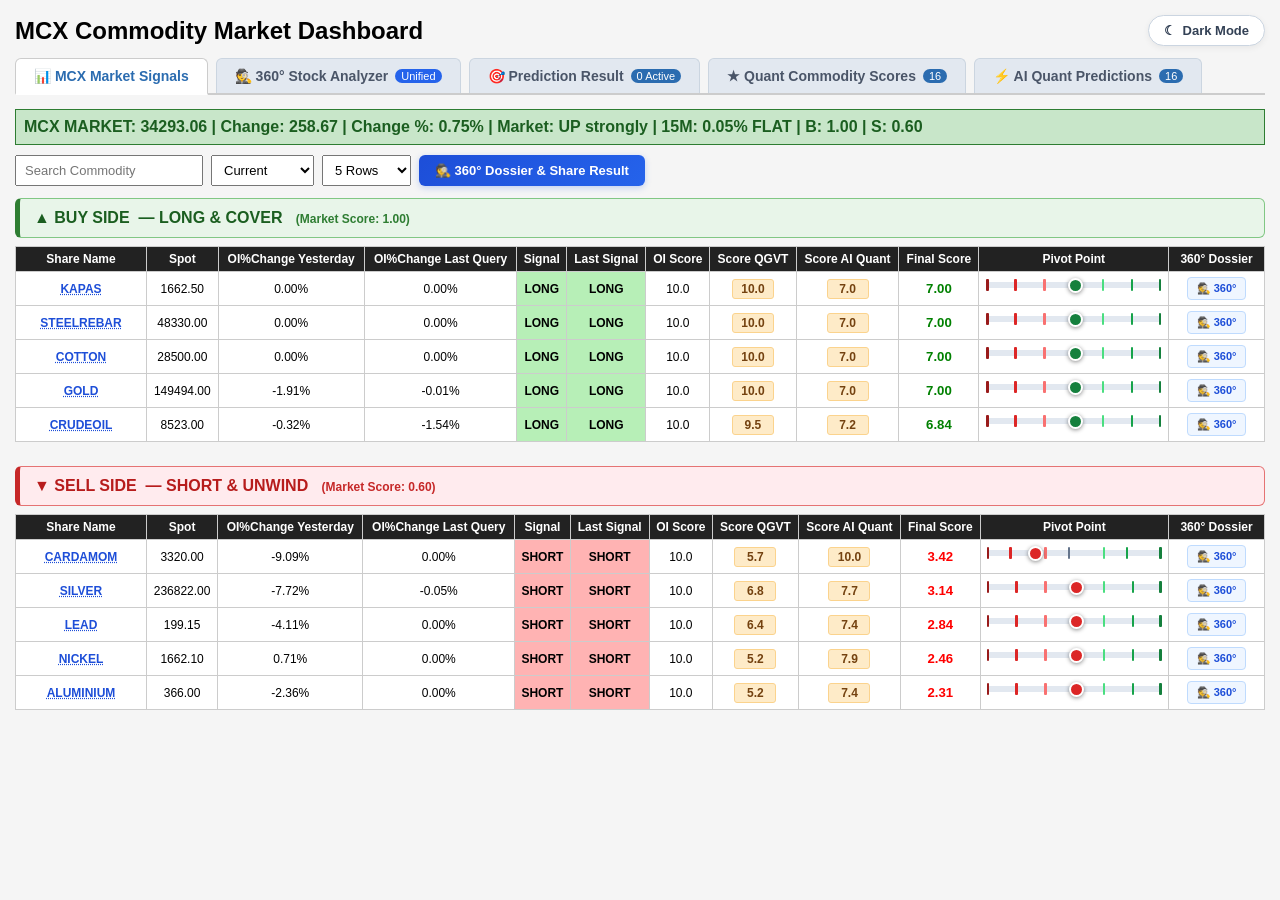
<file: index.html>
<!DOCTYPE html>
<html lang="en">
<head>
  <meta charset="UTF-8">
  <meta name="viewport" content="width=device-width, initial-scale=1.0">
  <title>MCX Commodity Market Dashboard</title>
  <link rel="stylesheet" href="css/dashboard.css">
  <script>
    (function() {
      try {
        var savedTheme = localStorage.getItem("dashboardTheme");
        if (!savedTheme) {
          savedTheme = (window.matchMedia && window.matchMedia('(prefers-color-scheme: dark)').matches) ? "dark" : "light";
        }
        if (savedTheme === "dark") {
          document.documentElement.setAttribute("data-theme", "dark");
        }
      } catch(e) {}
    })();
  </script>
</head>
<body>

  <div class="dashboard-header-bar">
    <h2 style="margin:0;">MCX Commodity Market Dashboard</h2>
    <button id="themeToggleBtn" class="theme-toggle-btn" onclick="toggleDashboardTheme()" title="Toggle Dark/Light Mode">
      <span id="themeToggleIcon">&#9790;</span>
      <span id="themeToggleText">Dark Mode</span>
    </button>
  </div>


  <div class="tab-nav">
    <button class="tab-nav-btn active" id="tabBtn-market" onclick="switchDashboardTab('market')">
      &#128202; MCX Market Signals
    </button>
    <button class="tab-nav-btn" id="tabBtn-analyzer" onclick="switchDashboardTab('analyzer')">
      &#128373; 360&#176; Stock Analyzer
      <span class="tab-badge" style="background:#2563eb; color:white;">Unified</span>
    </button>
    <button class="tab-nav-btn" id="tabBtn-trade-plan" onclick="switchDashboardTab('trade-plan')">
      &#127919; Prediction Result
      <span class="tab-badge" id="pred-badge">0 Active</span>
    </button>
    <button class="tab-nav-btn" id="tabBtn-quality" onclick="switchDashboardTab('quality')">
      &#9733; Quant Commodity Scores
      <span class="tab-badge">16</span>
    </button>
    <button class="tab-nav-btn" id="tabBtn-analytics" onclick="switchDashboardTab('analytics')">
      &#9889; AI Quant Predictions
      <span class="tab-badge">16</span>
    </button>

  </div>

  <div id="tab-container">
    <div id="tabLoading" class="tab-loading-spinner" style="display:none;">
      <div class="tab-spinner"></div>
      <div class="tab-loading-text">Loading dashboard intelligence...</div>
    </div>
  </div>

  <script src="js/tab-templates.js"></script>
  <script src="js/analyzer.js"></script>
  <script src="js/dashboard.js"></script>
</body>
</html>
</file>
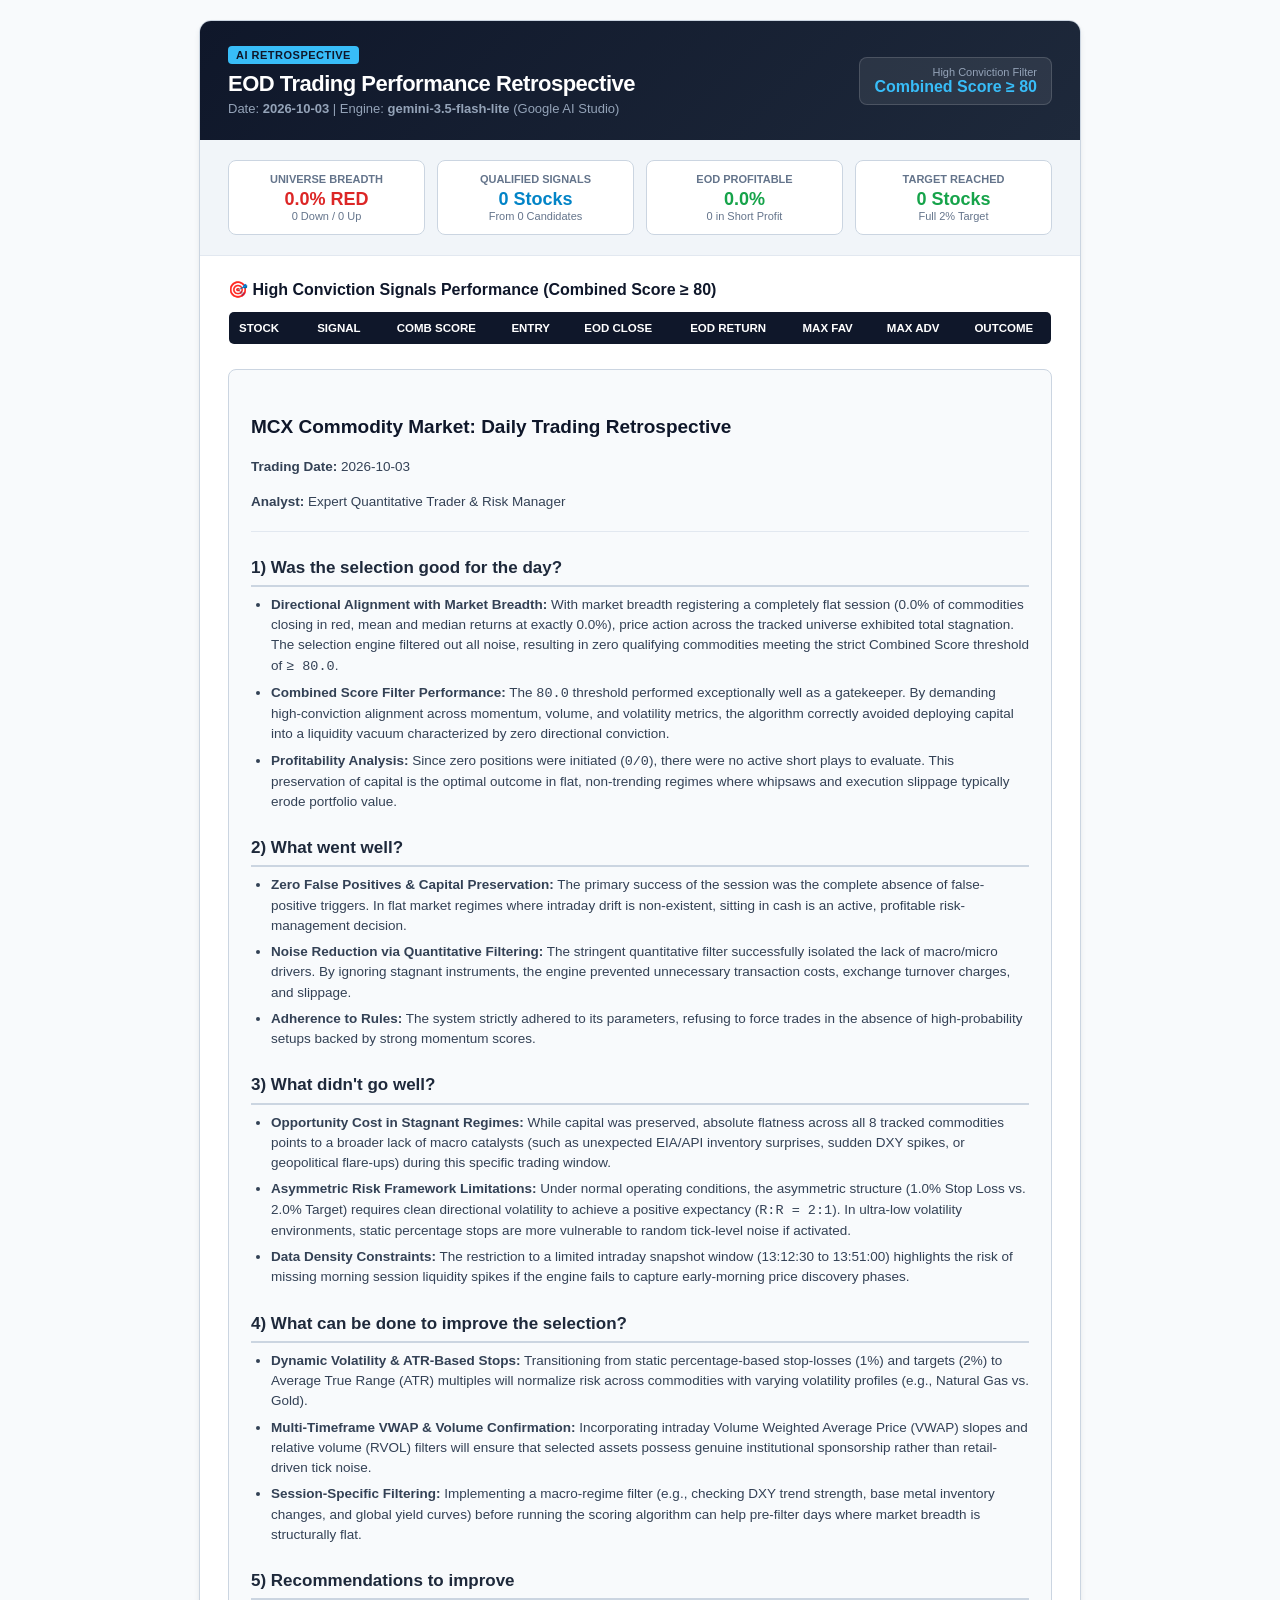
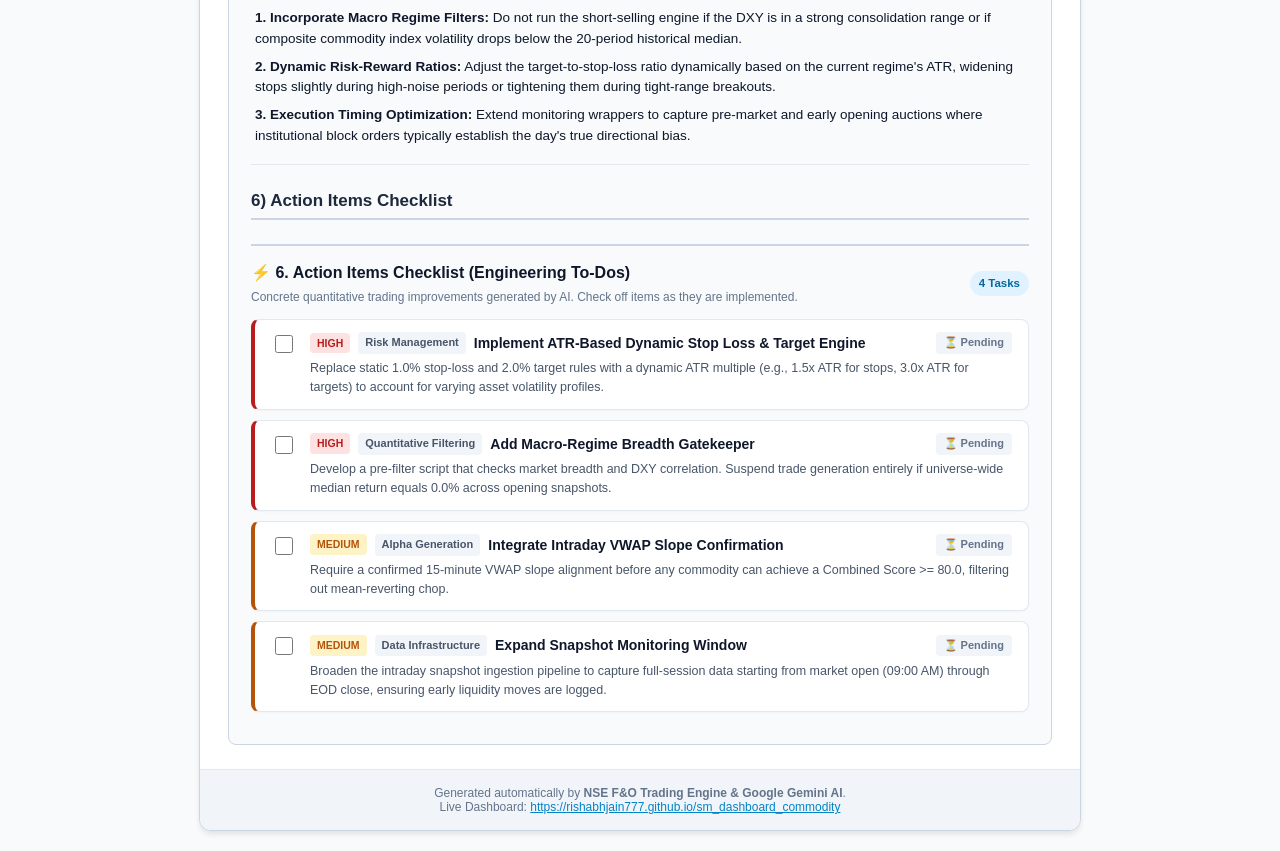
<file: eod_retrospective_2026-10-03.html>
<!DOCTYPE html>
<html>
<head>
  <meta charset="utf-8">
  <title>MCX Commodity High Conviction Retrospective - 2026-10-03</title>
</head>
<body style="font-family: -apple-system, BlinkMacSystemFont, 'Segoe UI', Roboto, Helvetica, Arial, sans-serif; background: #f8fafc; margin: 0; padding: 20px; color: #0f172a;">
  <div style="max-width: 880px; margin: 0 auto; background: #ffffff; border: 1px solid #cbd5e1; border-radius: 12px; overflow: hidden; box-shadow: 0 4px 6px -1px rgba(0,0,0,0.1);">
    
    <!-- Header -->
    <div style="background: linear-gradient(135deg, #0f172a 0%, #1e293b 100%); padding: 24px 28px; color: #ffffff;">
      <div style="display: flex; justify-content: space-between; align-items: center; flex-wrap: wrap; gap: 10px;">
        <div>
          <span style="background: #38bdf8; color: #0f172a; font-weight: 800; font-size: 11px; padding: 3px 8px; border-radius: 4px; text-transform: uppercase; letter-spacing: 0.5px;">AI Retrospective</span>
          <h1 style="margin: 8px 0 4px 0; font-size: 22px; font-weight: 800; letter-spacing: -0.5px;">EOD Trading Performance Retrospective</h1>
          <div style="color: #94a3b8; font-size: 13px;">Date: <b>2026-10-03</b> | Engine: <b>gemini-3.5-flash-lite</b> (Google AI Studio)</div>
        </div>
        <div style="text-align: right; background: rgba(255,255,255,0.08); padding: 8px 14px; border-radius: 8px; border: 1px solid rgba(255,255,255,0.15);">
          <div style="font-size: 11px; color: #94a3b8;">High Conviction Filter</div>
          <div style="font-size: 16px; font-weight: 800; color: #38bdf8;">Combined Score &ge; 80</div>
        </div>
      </div>
    </div>

    <!-- KPI Summary Grid -->
    <div style="padding: 20px 28px; background: #f1f5f9; border-bottom: 1px solid #e2e8f0;">
      <div style="display: grid; grid-template-columns: repeat(4, 1fr); gap: 12px; text-align: center;">
        <div style="background: #ffffff; padding: 12px; border-radius: 8px; border: 1px solid #cbd5e1;">
          <div style="font-size: 11px; color: #64748b; font-weight: 600; text-transform: uppercase;">Universe Breadth</div>
          <div style="font-size: 18px; font-weight: 800; color: #dc2626; margin-top: 4px;">0.0% RED</div>
          <div style="font-size: 11px; color: #64748b;">0 Down / 0 Up</div>
        </div>
        <div style="background: #ffffff; padding: 12px; border-radius: 8px; border: 1px solid #cbd5e1;">
          <div style="font-size: 11px; color: #64748b; font-weight: 600; text-transform: uppercase;">Qualified Signals</div>
          <div style="font-size: 18px; font-weight: 800; color: #0284c7; margin-top: 4px;">0 Stocks</div>
          <div style="font-size: 11px; color: #64748b;">From 0 Candidates</div>
        </div>
        <div style="background: #ffffff; padding: 12px; border-radius: 8px; border: 1px solid #cbd5e1;">
          <div style="font-size: 11px; color: #64748b; font-weight: 600; text-transform: uppercase;">EOD Profitable</div>
          <div style="font-size: 18px; font-weight: 800; color: #16a34a; margin-top: 4px;">0.0%</div>
          <div style="font-size: 11px; color: #64748b;">0 in Short Profit</div>
        </div>
        <div style="background: #ffffff; padding: 12px; border-radius: 8px; border: 1px solid #cbd5e1;">
          <div style="font-size: 11px; color: #64748b; font-weight: 600; text-transform: uppercase;">Target Reached</div>
          <div style="font-size: 18px; font-weight: 800; color: #16a34a; margin-top: 4px;">0 Stocks</div>
          <div style="font-size: 11px; color: #64748b;">Full 2% Target</div>
        </div>
      </div>
    </div>

    <!-- Table of Selected Stocks -->
    <div style="padding: 24px 28px;">
      <h3 style="margin: 0 0 12px 0; font-size: 16px; color: #0f172a; font-weight: 800;">
        🎯 High Conviction Signals Performance (Combined Score &ge; 80)
      </h3>
      <div style="overflow-x: auto;">
        <table style="width: 100%; border-collapse: collapse; border: 1px solid #cbd5e1; border-radius: 6px; overflow: hidden;">
          <thead>
            <tr style="background: #0f172a; color: #ffffff; font-size: 11.5px; text-transform: uppercase;">
              <th style="padding: 10px; text-align: left;">Stock</th>
              <th style="padding: 10px;">Signal</th>
              <th style="padding: 10px;">Comb Score</th>
              <th style="padding: 10px;">Entry</th>
              <th style="padding: 10px;">EOD Close</th>
              <th style="padding: 10px;">EOD Return</th>
              <th style="padding: 10px;">Max Fav</th>
              <th style="padding: 10px;">Max Adv</th>
              <th style="padding: 10px;">Outcome</th>
            </tr>
          </thead>
          <tbody>
            
          </tbody>
        </table>
      </div>
    </div>

    <!-- AI Detailed Narrative Analysis (includes 6. Action Items Checklist) -->
    <div style="padding: 0 28px 24px 28px;">
      <div style="background: #f8fafc; border: 1px solid #cbd5e1; border-radius: 8px; padding: 22px; font-size: 14px; line-height: 1.6;">
        <h1 style='color: #0f172a; margin-top: 20px; margin-bottom: 10px; font-size: 19px;'>MCX Commodity Market: Daily Trading Retrospective</h1>
<p style='margin-bottom: 8px; color: #334155; font-size: 13.5px; line-height: 1.6;'><b>Trading Date:</b> 2026-10-03</p>
<p style='margin-bottom: 8px; color: #334155; font-size: 13.5px; line-height: 1.6;'><b>Analyst:</b> Expert Quantitative Trader & Risk Manager</p>
<hr style='border: none; border-top: 1px solid #e2e8f0; margin: 18px 0;'>
<h2 style='color: #1e293b; margin-top: 22px; margin-bottom: 8px; font-size: 17px; border-bottom: 2px solid #cbd5e1; padding-bottom: 4px;'>1) Was the selection good for the day?</h2>
<ul style='margin: 8px 0; padding-left: 20px;'>
<li style='margin-bottom: 6px; color: #334155; font-size: 13.5px; line-height: 1.5;'><b>Directional Alignment with Market Breadth:</b> With market breadth registering a completely flat session (0.0% of commodities closing in red, mean and median returns at exactly 0.0%), price action across the tracked universe exhibited total stagnation. The selection engine filtered out all noise, resulting in zero qualifying commodities meeting the strict Combined Score threshold of <code>&ge; 80.0</code>.</li>
<li style='margin-bottom: 6px; color: #334155; font-size: 13.5px; line-height: 1.5;'><b>Combined Score Filter Performance:</b> The <code>80.0</code> threshold performed exceptionally well as a gatekeeper. By demanding high-conviction alignment across momentum, volume, and volatility metrics, the algorithm correctly avoided deploying capital into a liquidity vacuum characterized by zero directional conviction.</li>
<li style='margin-bottom: 6px; color: #334155; font-size: 13.5px; line-height: 1.5;'><b>Profitability Analysis:</b> Since zero positions were initiated (<code>0/0</code>), there were no active short plays to evaluate. This preservation of capital is the optimal outcome in flat, non-trending regimes where whipsaws and execution slippage typically erode portfolio value.</li>
</ul>
<h2 style='color: #1e293b; margin-top: 22px; margin-bottom: 8px; font-size: 17px; border-bottom: 2px solid #cbd5e1; padding-bottom: 4px;'>2) What went well?</h2>
<ul style='margin: 8px 0; padding-left: 20px;'>
<li style='margin-bottom: 6px; color: #334155; font-size: 13.5px; line-height: 1.5;'><b>Zero False Positives & Capital Preservation:</b> The primary success of the session was the complete absence of false-positive triggers. In flat market regimes where intraday drift is non-existent, sitting in cash is an active, profitable risk-management decision.</li>
<li style='margin-bottom: 6px; color: #334155; font-size: 13.5px; line-height: 1.5;'><b>Noise Reduction via Quantitative Filtering:</b> The stringent quantitative filter successfully isolated the lack of macro/micro drivers. By ignoring stagnant instruments, the engine prevented unnecessary transaction costs, exchange turnover charges, and slippage.</li>
<li style='margin-bottom: 6px; color: #334155; font-size: 13.5px; line-height: 1.5;'><b>Adherence to Rules:</b> The system strictly adhered to its parameters, refusing to force trades in the absence of high-probability setups backed by strong momentum scores.</li>
</ul>
<h2 style='color: #1e293b; margin-top: 22px; margin-bottom: 8px; font-size: 17px; border-bottom: 2px solid #cbd5e1; padding-bottom: 4px;'>3) What didn't go well?</h2>
<ul style='margin: 8px 0; padding-left: 20px;'>
<li style='margin-bottom: 6px; color: #334155; font-size: 13.5px; line-height: 1.5;'><b>Opportunity Cost in Stagnant Regimes:</b> While capital was preserved, absolute flatness across all 8 tracked commodities points to a broader lack of macro catalysts (such as unexpected EIA/API inventory surprises, sudden DXY spikes, or geopolitical flare-ups) during this specific trading window.</li>
<li style='margin-bottom: 6px; color: #334155; font-size: 13.5px; line-height: 1.5;'><b>Asymmetric Risk Framework Limitations:</b> Under normal operating conditions, the asymmetric structure (1.0% Stop Loss vs. 2.0% Target) requires clean directional volatility to achieve a positive expectancy (<code>R:R = 2:1</code>). In ultra-low volatility environments, static percentage stops are more vulnerable to random tick-level noise if activated.</li>
<li style='margin-bottom: 6px; color: #334155; font-size: 13.5px; line-height: 1.5;'><b>Data Density Constraints:</b> The restriction to a limited intraday snapshot window (13:12:30 to 13:51:00) highlights the risk of missing morning session liquidity spikes if the engine fails to capture early-morning price discovery phases.</li>
</ul>
<h2 style='color: #1e293b; margin-top: 22px; margin-bottom: 8px; font-size: 17px; border-bottom: 2px solid #cbd5e1; padding-bottom: 4px;'>4) What can be done to improve the selection?</h2>
<ul style='margin: 8px 0; padding-left: 20px;'>
<li style='margin-bottom: 6px; color: #334155; font-size: 13.5px; line-height: 1.5;'><b>Dynamic Volatility & ATR-Based Stops:</b> Transitioning from static percentage-based stop-losses (1%) and targets (2%) to Average True Range (ATR) multiples will normalize risk across commodities with varying volatility profiles (e.g., Natural Gas vs. Gold).</li>
<li style='margin-bottom: 6px; color: #334155; font-size: 13.5px; line-height: 1.5;'><b>Multi-Timeframe VWAP & Volume Confirmation:</b> Incorporating intraday Volume Weighted Average Price (VWAP) slopes and relative volume (RVOL) filters will ensure that selected assets possess genuine institutional sponsorship rather than retail-driven tick noise.</li>
<li style='margin-bottom: 6px; color: #334155; font-size: 13.5px; line-height: 1.5;'><b>Session-Specific Filtering:</b> Implementing a macro-regime filter (e.g., checking DXY trend strength, base metal inventory changes, and global yield curves) before running the scoring algorithm can help pre-filter days where market breadth is structurally flat.</li>
</ul>
<h2 style='color: #1e293b; margin-top: 22px; margin-bottom: 8px; font-size: 17px; border-bottom: 2px solid #cbd5e1; padding-bottom: 4px;'>5) Recommendations to improve</h2>
<div style='margin: 8px 0 8px 4px; font-size: 13.5px; line-height: 1.5;'><span style='font-weight: 700; color: #0f172a;'>1. </span><b>Incorporate Macro Regime Filters:</b> Do not run the short-selling engine if the DXY is in a strong consolidation range or if composite commodity index volatility drops below the 20-period historical median.</div>
<div style='margin: 8px 0 8px 4px; font-size: 13.5px; line-height: 1.5;'><span style='font-weight: 700; color: #0f172a;'>2. </span><b>Dynamic Risk-Reward Ratios:</b> Adjust the target-to-stop-loss ratio dynamically based on the current regime's ATR, widening stops slightly during high-noise periods or tightening them during tight-range breakouts.</div>
<div style='margin: 8px 0 8px 4px; font-size: 13.5px; line-height: 1.5;'><span style='font-weight: 700; color: #0f172a;'>3. </span><b>Execution Timing Optimization:</b> Extend monitoring wrappers to capture pre-market and early opening auctions where institutional block orders typically establish the day's true directional bias.</div>
<hr style='border: none; border-top: 1px solid #e2e8f0; margin: 18px 0;'>
<h2 style='color: #1e293b; margin-top: 22px; margin-bottom: 8px; font-size: 17px; border-bottom: 2px solid #cbd5e1; padding-bottom: 4px;'>6) Action Items Checklist</h2>

    <div style="margin-top: 24px; padding-top: 14px; border-top: 2px solid #cbd5e1;">
        <div style="display: flex; align-items: center; justify-content: space-between; margin-bottom: 12px; flex-wrap: wrap; gap: 8px;">
            <div>
                <h3 style="color: #0f172a; margin: 0; font-size: 16px; font-weight: 800;">
                    ⚡ 6. Action Items Checklist (Engineering To-Dos)
                </h3>
                <div style="font-size: 12px; color: #64748b; margin-top: 2px;">
                    Concrete quantitative trading improvements generated by AI. Check off items as they are implemented.
                </div>
            </div>
            <span style="background: #e0f2fe; color: #0369a1; padding: 3px 9px; border-radius: 999px; font-size: 11.5px; font-weight: 700;">
                4 Tasks
            </span>
        </div>
        <div style="margin-top: 10px;">
            
            <div class="todo-item-card" id="todoCard-sa-todo-20261003-1" data-id="todo-20261003-1" data-priority="HIGH" data-category="Risk Management" data-date="2026-10-03" data-completed="false" style="background: #ffffff; border: 1px solid #e2e8f0; border-left: 4px solid #b91c1c; border-radius: 8px; padding: 12px 16px; margin-bottom: 10px; display: flex; align-items: flex-start; gap: 14px; box-shadow: 0 1px 2px rgba(0,0,0,0.03); transition: all 0.2s;">
                <input type="checkbox" id="chk-sa-todo-20261003-1" onchange="toggleTodo('todo-20261003-1', this.checked)"  style="width: 18px; height: 18px; cursor: pointer; accent-color: #16a34a; margin-top: 3px; flex-shrink: 0;">
                <div style="flex: 1;">
                    <div style="display: flex; align-items: center; gap: 8px; flex-wrap: wrap;">
                        <span style="background: #fee2e2; color: #b91c1c; font-weight: 700; font-size: 10.5px; padding: 2px 7px; border-radius: 4px;">HIGH</span>
                        <span style="background: #f1f5f9; color: #475569; font-weight: 600; font-size: 11px; padding: 2px 7px; border-radius: 4px;">Risk Management</span>
                        <span class="todo-title" id="todoTitle-sa-todo-20261003-1" style="font-weight: 700; color: #0f172a; font-size: 14px; text-decoration: none;">Implement ATR-Based Dynamic Stop Loss & Target Engine</span>
                        <span class="todo-status-badge" id="todoBadge-sa-todo-20261003-1" style="margin-left: auto; font-size: 11px; font-weight: 700; padding: 2px 8px; border-radius: 4px; background: #f1f5f9; color: #64748b;">⏳ Pending</span>
                    </div>
                    <div style="font-size: 12.5px; color: #475569; margin-top: 5px; line-height: 1.5;">Replace static 1.0% stop-loss and 2.0% target rules with a dynamic ATR multiple (e.g., 1.5x ATR for stops, 3.0x ATR for targets) to account for varying asset volatility profiles.</div>
                </div>
            </div>
            
            <div class="todo-item-card" id="todoCard-sa-todo-20261003-2" data-id="todo-20261003-2" data-priority="HIGH" data-category="Quantitative Filtering" data-date="2026-10-03" data-completed="false" style="background: #ffffff; border: 1px solid #e2e8f0; border-left: 4px solid #b91c1c; border-radius: 8px; padding: 12px 16px; margin-bottom: 10px; display: flex; align-items: flex-start; gap: 14px; box-shadow: 0 1px 2px rgba(0,0,0,0.03); transition: all 0.2s;">
                <input type="checkbox" id="chk-sa-todo-20261003-2" onchange="toggleTodo('todo-20261003-2', this.checked)"  style="width: 18px; height: 18px; cursor: pointer; accent-color: #16a34a; margin-top: 3px; flex-shrink: 0;">
                <div style="flex: 1;">
                    <div style="display: flex; align-items: center; gap: 8px; flex-wrap: wrap;">
                        <span style="background: #fee2e2; color: #b91c1c; font-weight: 700; font-size: 10.5px; padding: 2px 7px; border-radius: 4px;">HIGH</span>
                        <span style="background: #f1f5f9; color: #475569; font-weight: 600; font-size: 11px; padding: 2px 7px; border-radius: 4px;">Quantitative Filtering</span>
                        <span class="todo-title" id="todoTitle-sa-todo-20261003-2" style="font-weight: 700; color: #0f172a; font-size: 14px; text-decoration: none;">Add Macro-Regime Breadth Gatekeeper</span>
                        <span class="todo-status-badge" id="todoBadge-sa-todo-20261003-2" style="margin-left: auto; font-size: 11px; font-weight: 700; padding: 2px 8px; border-radius: 4px; background: #f1f5f9; color: #64748b;">⏳ Pending</span>
                    </div>
                    <div style="font-size: 12.5px; color: #475569; margin-top: 5px; line-height: 1.5;">Develop a pre-filter script that checks market breadth and DXY correlation. Suspend trade generation entirely if universe-wide median return equals 0.0% across opening snapshots.</div>
                </div>
            </div>
            
            <div class="todo-item-card" id="todoCard-sa-todo-20261003-3" data-id="todo-20261003-3" data-priority="MEDIUM" data-category="Alpha Generation" data-date="2026-10-03" data-completed="false" style="background: #ffffff; border: 1px solid #e2e8f0; border-left: 4px solid #b45309; border-radius: 8px; padding: 12px 16px; margin-bottom: 10px; display: flex; align-items: flex-start; gap: 14px; box-shadow: 0 1px 2px rgba(0,0,0,0.03); transition: all 0.2s;">
                <input type="checkbox" id="chk-sa-todo-20261003-3" onchange="toggleTodo('todo-20261003-3', this.checked)"  style="width: 18px; height: 18px; cursor: pointer; accent-color: #16a34a; margin-top: 3px; flex-shrink: 0;">
                <div style="flex: 1;">
                    <div style="display: flex; align-items: center; gap: 8px; flex-wrap: wrap;">
                        <span style="background: #fef3c7; color: #b45309; font-weight: 700; font-size: 10.5px; padding: 2px 7px; border-radius: 4px;">MEDIUM</span>
                        <span style="background: #f1f5f9; color: #475569; font-weight: 600; font-size: 11px; padding: 2px 7px; border-radius: 4px;">Alpha Generation</span>
                        <span class="todo-title" id="todoTitle-sa-todo-20261003-3" style="font-weight: 700; color: #0f172a; font-size: 14px; text-decoration: none;">Integrate Intraday VWAP Slope Confirmation</span>
                        <span class="todo-status-badge" id="todoBadge-sa-todo-20261003-3" style="margin-left: auto; font-size: 11px; font-weight: 700; padding: 2px 8px; border-radius: 4px; background: #f1f5f9; color: #64748b;">⏳ Pending</span>
                    </div>
                    <div style="font-size: 12.5px; color: #475569; margin-top: 5px; line-height: 1.5;">Require a confirmed 15-minute VWAP slope alignment before any commodity can achieve a Combined Score >= 80.0, filtering out mean-reverting chop.</div>
                </div>
            </div>
            
            <div class="todo-item-card" id="todoCard-sa-todo-20261003-4" data-id="todo-20261003-4" data-priority="MEDIUM" data-category="Data Infrastructure" data-date="2026-10-03" data-completed="false" style="background: #ffffff; border: 1px solid #e2e8f0; border-left: 4px solid #b45309; border-radius: 8px; padding: 12px 16px; margin-bottom: 10px; display: flex; align-items: flex-start; gap: 14px; box-shadow: 0 1px 2px rgba(0,0,0,0.03); transition: all 0.2s;">
                <input type="checkbox" id="chk-sa-todo-20261003-4" onchange="toggleTodo('todo-20261003-4', this.checked)"  style="width: 18px; height: 18px; cursor: pointer; accent-color: #16a34a; margin-top: 3px; flex-shrink: 0;">
                <div style="flex: 1;">
                    <div style="display: flex; align-items: center; gap: 8px; flex-wrap: wrap;">
                        <span style="background: #fef3c7; color: #b45309; font-weight: 700; font-size: 10.5px; padding: 2px 7px; border-radius: 4px;">MEDIUM</span>
                        <span style="background: #f1f5f9; color: #475569; font-weight: 600; font-size: 11px; padding: 2px 7px; border-radius: 4px;">Data Infrastructure</span>
                        <span class="todo-title" id="todoTitle-sa-todo-20261003-4" style="font-weight: 700; color: #0f172a; font-size: 14px; text-decoration: none;">Expand Snapshot Monitoring Window</span>
                        <span class="todo-status-badge" id="todoBadge-sa-todo-20261003-4" style="margin-left: auto; font-size: 11px; font-weight: 700; padding: 2px 8px; border-radius: 4px; background: #f1f5f9; color: #64748b;">⏳ Pending</span>
                    </div>
                    <div style="font-size: 12.5px; color: #475569; margin-top: 5px; line-height: 1.5;">Broaden the intraday snapshot ingestion pipeline to capture full-session data starting from market open (09:00 AM) through EOD close, ensuring early liquidity moves are logged.</div>
                </div>
            </div>
            
        </div>
    </div>
    
      </div>
    </div>

    <!-- Footer -->
    <div style="background: #f1f5f9; padding: 16px 28px; text-align: center; border-top: 1px solid #e2e8f0; font-size: 12px; color: #64748b;">
      Generated automatically by <b>NSE F&amp;O Trading Engine &amp; Google Gemini AI</b>.<br>
      Live Dashboard: <a href="https://rishabhjain777.github.io/sm_dashboard_commodity" style="color: #0284c7; text-decoration: underline;">https://rishabhjain777.github.io/sm_dashboard_commodity</a>
    </div>

  </div>
</body>
</html>
</file>
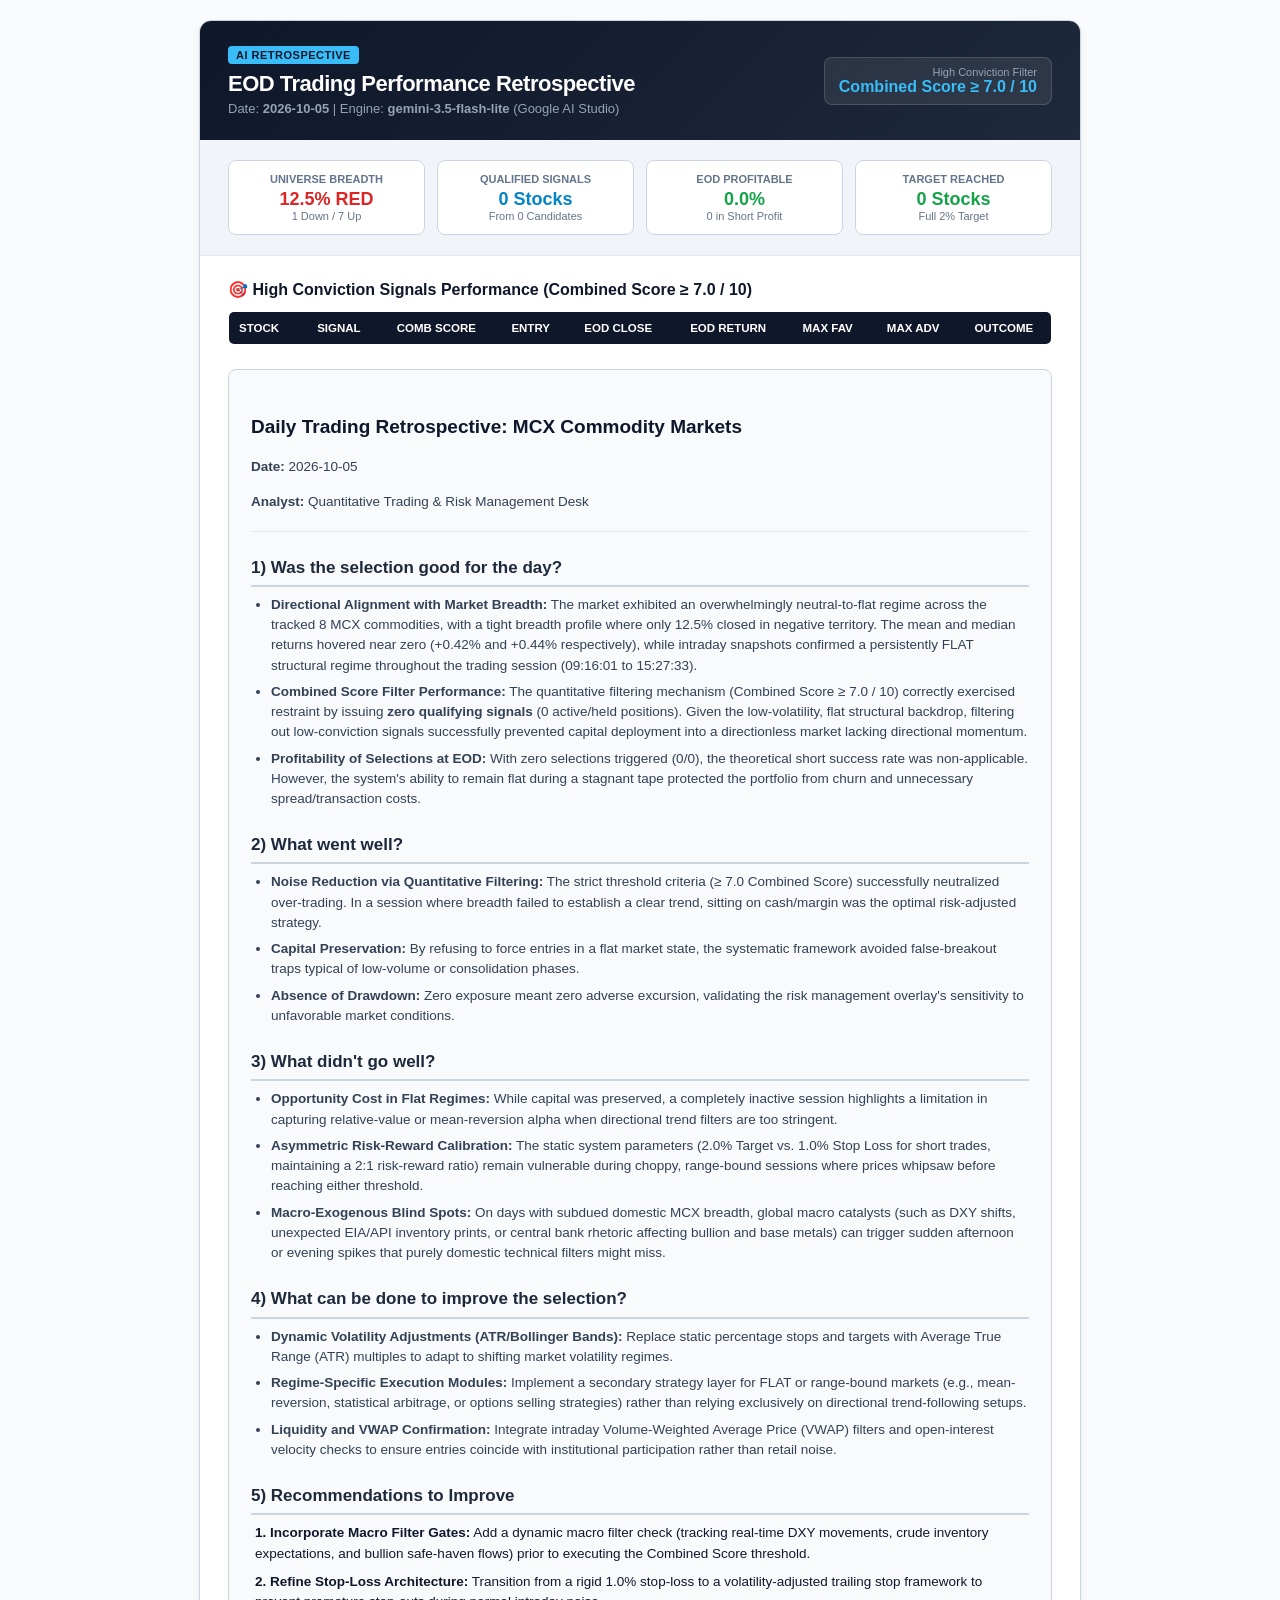
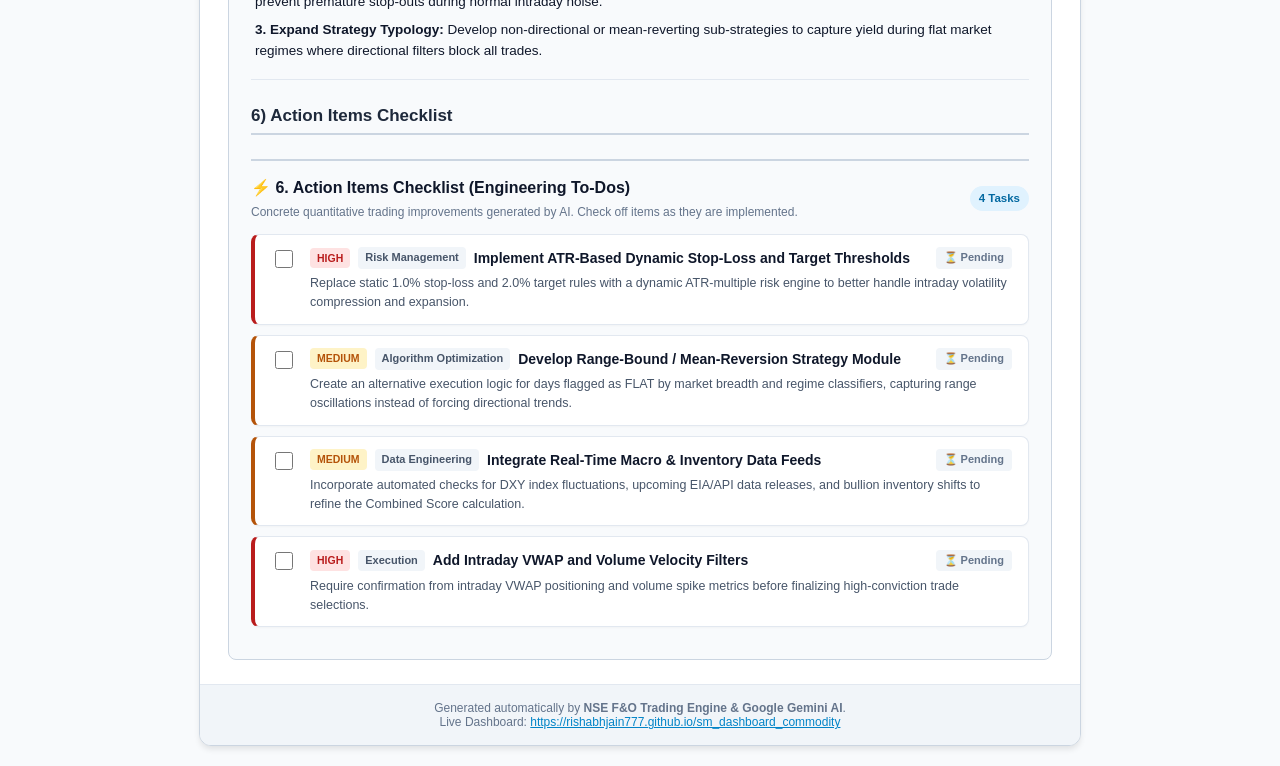
<file: eod_retrospective_2026-10-05.html>
<!DOCTYPE html>
<html>
<head>
  <meta charset="utf-8">
  <title>MCX Commodity High Conviction Retrospective - 2026-10-05</title>
</head>
<body style="font-family: -apple-system, BlinkMacSystemFont, 'Segoe UI', Roboto, Helvetica, Arial, sans-serif; background: #f8fafc; margin: 0; padding: 20px; color: #0f172a;">
  <div style="max-width: 880px; margin: 0 auto; background: #ffffff; border: 1px solid #cbd5e1; border-radius: 12px; overflow: hidden; box-shadow: 0 4px 6px -1px rgba(0,0,0,0.1);">
    
    <!-- Header -->
    <div style="background: linear-gradient(135deg, #0f172a 0%, #1e293b 100%); padding: 24px 28px; color: #ffffff;">
      <div style="display: flex; justify-content: space-between; align-items: center; flex-wrap: wrap; gap: 10px;">
        <div>
          <span style="background: #38bdf8; color: #0f172a; font-weight: 800; font-size: 11px; padding: 3px 8px; border-radius: 4px; text-transform: uppercase; letter-spacing: 0.5px;">AI Retrospective</span>
          <h1 style="margin: 8px 0 4px 0; font-size: 22px; font-weight: 800; letter-spacing: -0.5px;">EOD Trading Performance Retrospective</h1>
          <div style="color: #94a3b8; font-size: 13px;">Date: <b>2026-10-05</b> | Engine: <b>gemini-3.5-flash-lite</b> (Google AI Studio)</div>
        </div>
        <div style="text-align: right; background: rgba(255,255,255,0.08); padding: 8px 14px; border-radius: 8px; border: 1px solid rgba(255,255,255,0.15);">
          <div style="font-size: 11px; color: #94a3b8;">High Conviction Filter</div>
          <div style="font-size: 16px; font-weight: 800; color: #38bdf8;">Combined Score &ge; 7.0 / 10</div>
        </div>
      </div>
    </div>

    <!-- KPI Summary Grid -->
    <div style="padding: 20px 28px; background: #f1f5f9; border-bottom: 1px solid #e2e8f0;">
      <div style="display: grid; grid-template-columns: repeat(4, 1fr); gap: 12px; text-align: center;">
        <div style="background: #ffffff; padding: 12px; border-radius: 8px; border: 1px solid #cbd5e1;">
          <div style="font-size: 11px; color: #64748b; font-weight: 600; text-transform: uppercase;">Universe Breadth</div>
          <div style="font-size: 18px; font-weight: 800; color: #dc2626; margin-top: 4px;">12.5% RED</div>
          <div style="font-size: 11px; color: #64748b;">1 Down / 7 Up</div>
        </div>
        <div style="background: #ffffff; padding: 12px; border-radius: 8px; border: 1px solid #cbd5e1;">
          <div style="font-size: 11px; color: #64748b; font-weight: 600; text-transform: uppercase;">Qualified Signals</div>
          <div style="font-size: 18px; font-weight: 800; color: #0284c7; margin-top: 4px;">0 Stocks</div>
          <div style="font-size: 11px; color: #64748b;">From 0 Candidates</div>
        </div>
        <div style="background: #ffffff; padding: 12px; border-radius: 8px; border: 1px solid #cbd5e1;">
          <div style="font-size: 11px; color: #64748b; font-weight: 600; text-transform: uppercase;">EOD Profitable</div>
          <div style="font-size: 18px; font-weight: 800; color: #16a34a; margin-top: 4px;">0.0%</div>
          <div style="font-size: 11px; color: #64748b;">0 in Short Profit</div>
        </div>
        <div style="background: #ffffff; padding: 12px; border-radius: 8px; border: 1px solid #cbd5e1;">
          <div style="font-size: 11px; color: #64748b; font-weight: 600; text-transform: uppercase;">Target Reached</div>
          <div style="font-size: 18px; font-weight: 800; color: #16a34a; margin-top: 4px;">0 Stocks</div>
          <div style="font-size: 11px; color: #64748b;">Full 2% Target</div>
        </div>
      </div>
    </div>

    <!-- Table of Selected Stocks -->
    <div style="padding: 24px 28px;">
      <h3 style="margin: 0 0 12px 0; font-size: 16px; color: #0f172a; font-weight: 800;">
        🎯 High Conviction Signals Performance (Combined Score &ge; 7.0 / 10)
      </h3>
      <div style="overflow-x: auto;">
        <table style="width: 100%; border-collapse: collapse; border: 1px solid #cbd5e1; border-radius: 6px; overflow: hidden;">
          <thead>
            <tr style="background: #0f172a; color: #ffffff; font-size: 11.5px; text-transform: uppercase;">
              <th style="padding: 10px; text-align: left;">Stock</th>
              <th style="padding: 10px;">Signal</th>
              <th style="padding: 10px;">Comb Score</th>
              <th style="padding: 10px;">Entry</th>
              <th style="padding: 10px;">EOD Close</th>
              <th style="padding: 10px;">EOD Return</th>
              <th style="padding: 10px;">Max Fav</th>
              <th style="padding: 10px;">Max Adv</th>
              <th style="padding: 10px;">Outcome</th>
            </tr>
          </thead>
          <tbody>
            
          </tbody>
        </table>
      </div>
    </div>

    <!-- AI Detailed Narrative Analysis (includes 6. Action Items Checklist) -->
    <div style="padding: 0 28px 24px 28px;">
      <div style="background: #f8fafc; border: 1px solid #cbd5e1; border-radius: 8px; padding: 22px; font-size: 14px; line-height: 1.6;">
        <h1 style='color: #0f172a; margin-top: 20px; margin-bottom: 10px; font-size: 19px;'>Daily Trading Retrospective: MCX Commodity Markets</h1>
<p style='margin-bottom: 8px; color: #334155; font-size: 13.5px; line-height: 1.6;'><b>Date:</b> 2026-10-05</p>
<p style='margin-bottom: 8px; color: #334155; font-size: 13.5px; line-height: 1.6;'><b>Analyst:</b> Quantitative Trading & Risk Management Desk</p>
<hr style='border: none; border-top: 1px solid #e2e8f0; margin: 18px 0;'>
<h2 style='color: #1e293b; margin-top: 22px; margin-bottom: 8px; font-size: 17px; border-bottom: 2px solid #cbd5e1; padding-bottom: 4px;'>1) Was the selection good for the day?</h2>
<ul style='margin: 8px 0; padding-left: 20px;'>
<li style='margin-bottom: 6px; color: #334155; font-size: 13.5px; line-height: 1.5;'><b>Directional Alignment with Market Breadth:</b> The market exhibited an overwhelmingly neutral-to-flat regime across the tracked 8 MCX commodities, with a tight breadth profile where only 12.5% closed in negative territory. The mean and median returns hovered near zero (+0.42% and +0.44% respectively), while intraday snapshots confirmed a persistently FLAT structural regime throughout the trading session (09:16:01 to 15:27:33).</li>
<li style='margin-bottom: 6px; color: #334155; font-size: 13.5px; line-height: 1.5;'><b>Combined Score Filter Performance:</b> The quantitative filtering mechanism (Combined Score &ge; 7.0 / 10) correctly exercised restraint by issuing <b>zero qualifying signals</b> (0 active/held positions). Given the low-volatility, flat structural backdrop, filtering out low-conviction signals successfully prevented capital deployment into a directionless market lacking directional momentum.</li>
<li style='margin-bottom: 6px; color: #334155; font-size: 13.5px; line-height: 1.5;'><b>Profitability of Selections at EOD:</b> With zero selections triggered (0/0), the theoretical short success rate was non-applicable. However, the system's ability to remain flat during a stagnant tape protected the portfolio from churn and unnecessary spread/transaction costs.</li>
</ul>
<h2 style='color: #1e293b; margin-top: 22px; margin-bottom: 8px; font-size: 17px; border-bottom: 2px solid #cbd5e1; padding-bottom: 4px;'>2) What went well?</h2>
<ul style='margin: 8px 0; padding-left: 20px;'>
<li style='margin-bottom: 6px; color: #334155; font-size: 13.5px; line-height: 1.5;'><b>Noise Reduction via Quantitative Filtering:</b> The strict threshold criteria (&ge; 7.0 Combined Score) successfully neutralized over-trading. In a session where breadth failed to establish a clear trend, sitting on cash/margin was the optimal risk-adjusted strategy.</li>
<li style='margin-bottom: 6px; color: #334155; font-size: 13.5px; line-height: 1.5;'><b>Capital Preservation:</b> By refusing to force entries in a flat market state, the systematic framework avoided false-breakout traps typical of low-volume or consolidation phases.</li>
<li style='margin-bottom: 6px; color: #334155; font-size: 13.5px; line-height: 1.5;'><b>Absence of Drawdown:</b> Zero exposure meant zero adverse excursion, validating the risk management overlay's sensitivity to unfavorable market conditions.</li>
</ul>
<h2 style='color: #1e293b; margin-top: 22px; margin-bottom: 8px; font-size: 17px; border-bottom: 2px solid #cbd5e1; padding-bottom: 4px;'>3) What didn't go well?</h2>
<ul style='margin: 8px 0; padding-left: 20px;'>
<li style='margin-bottom: 6px; color: #334155; font-size: 13.5px; line-height: 1.5;'><b>Opportunity Cost in Flat Regimes:</b> While capital was preserved, a completely inactive session highlights a limitation in capturing relative-value or mean-reversion alpha when directional trend filters are too stringent.</li>
<li style='margin-bottom: 6px; color: #334155; font-size: 13.5px; line-height: 1.5;'><b>Asymmetric Risk-Reward Calibration:</b> The static system parameters (2.0% Target vs. 1.0% Stop Loss for short trades, maintaining a 2:1 risk-reward ratio) remain vulnerable during choppy, range-bound sessions where prices whipsaw before reaching either threshold.</li>
<li style='margin-bottom: 6px; color: #334155; font-size: 13.5px; line-height: 1.5;'><b>Macro-Exogenous Blind Spots:</b> On days with subdued domestic MCX breadth, global macro catalysts (such as DXY shifts, unexpected EIA/API inventory prints, or central bank rhetoric affecting bullion and base metals) can trigger sudden afternoon or evening spikes that purely domestic technical filters might miss.</li>
</ul>
<h2 style='color: #1e293b; margin-top: 22px; margin-bottom: 8px; font-size: 17px; border-bottom: 2px solid #cbd5e1; padding-bottom: 4px;'>4) What can be done to improve the selection?</h2>
<ul style='margin: 8px 0; padding-left: 20px;'>
<li style='margin-bottom: 6px; color: #334155; font-size: 13.5px; line-height: 1.5;'><b>Dynamic Volatility Adjustments (ATR/Bollinger Bands):</b> Replace static percentage stops and targets with Average True Range (ATR) multiples to adapt to shifting market volatility regimes.</li>
<li style='margin-bottom: 6px; color: #334155; font-size: 13.5px; line-height: 1.5;'><b>Regime-Specific Execution Modules:</b> Implement a secondary strategy layer for FLAT or range-bound markets (e.g., mean-reversion, statistical arbitrage, or options selling strategies) rather than relying exclusively on directional trend-following setups.</li>
<li style='margin-bottom: 6px; color: #334155; font-size: 13.5px; line-height: 1.5;'><b>Liquidity and VWAP Confirmation:</b> Integrate intraday Volume-Weighted Average Price (VWAP) filters and open-interest velocity checks to ensure entries coincide with institutional participation rather than retail noise.</li>
</ul>
<h2 style='color: #1e293b; margin-top: 22px; margin-bottom: 8px; font-size: 17px; border-bottom: 2px solid #cbd5e1; padding-bottom: 4px;'>5) Recommendations to Improve</h2>
<div style='margin: 8px 0 8px 4px; font-size: 13.5px; line-height: 1.5;'><span style='font-weight: 700; color: #0f172a;'>1. </span><b>Incorporate Macro Filter Gates:</b> Add a dynamic macro filter check (tracking real-time DXY movements, crude inventory expectations, and bullion safe-haven flows) prior to executing the Combined Score threshold.</div>
<div style='margin: 8px 0 8px 4px; font-size: 13.5px; line-height: 1.5;'><span style='font-weight: 700; color: #0f172a;'>2. </span><b>Refine Stop-Loss Architecture:</b> Transition from a rigid 1.0% stop-loss to a volatility-adjusted trailing stop framework to prevent premature stop-outs during normal intraday noise.</div>
<div style='margin: 8px 0 8px 4px; font-size: 13.5px; line-height: 1.5;'><span style='font-weight: 700; color: #0f172a;'>3. </span><b>Expand Strategy Typology:</b> Develop non-directional or mean-reverting sub-strategies to capture yield during flat market regimes where directional filters block all trades.</div>
<hr style='border: none; border-top: 1px solid #e2e8f0; margin: 18px 0;'>
<h2 style='color: #1e293b; margin-top: 22px; margin-bottom: 8px; font-size: 17px; border-bottom: 2px solid #cbd5e1; padding-bottom: 4px;'>6) Action Items Checklist</h2>

    <div style="margin-top: 24px; padding-top: 14px; border-top: 2px solid #cbd5e1;">
        <div style="display: flex; align-items: center; justify-content: space-between; margin-bottom: 12px; flex-wrap: wrap; gap: 8px;">
            <div>
                <h3 style="color: #0f172a; margin: 0; font-size: 16px; font-weight: 800;">
                    ⚡ 6. Action Items Checklist (Engineering To-Dos)
                </h3>
                <div style="font-size: 12px; color: #64748b; margin-top: 2px;">
                    Concrete quantitative trading improvements generated by AI. Check off items as they are implemented.
                </div>
            </div>
            <span style="background: #e0f2fe; color: #0369a1; padding: 3px 9px; border-radius: 999px; font-size: 11.5px; font-weight: 700;">
                4 Tasks
            </span>
        </div>
        <div style="margin-top: 10px;">
            
            <div class="todo-item-card" id="todoCard-sa-todo-20261005-1" data-id="todo-20261005-1" data-priority="HIGH" data-category="Risk Management" data-date="2026-10-05" data-completed="false" style="background: #ffffff; border: 1px solid #e2e8f0; border-left: 4px solid #b91c1c; border-radius: 8px; padding: 12px 16px; margin-bottom: 10px; display: flex; align-items: flex-start; gap: 14px; box-shadow: 0 1px 2px rgba(0,0,0,0.03); transition: all 0.2s;">
                <input type="checkbox" id="chk-sa-todo-20261005-1" onchange="toggleTodo('todo-20261005-1', this.checked)"  style="width: 18px; height: 18px; cursor: pointer; accent-color: #16a34a; margin-top: 3px; flex-shrink: 0;">
                <div style="flex: 1;">
                    <div style="display: flex; align-items: center; gap: 8px; flex-wrap: wrap;">
                        <span style="background: #fee2e2; color: #b91c1c; font-weight: 700; font-size: 10.5px; padding: 2px 7px; border-radius: 4px;">HIGH</span>
                        <span style="background: #f1f5f9; color: #475569; font-weight: 600; font-size: 11px; padding: 2px 7px; border-radius: 4px;">Risk Management</span>
                        <span class="todo-title" id="todoTitle-sa-todo-20261005-1" style="font-weight: 700; color: #0f172a; font-size: 14px; text-decoration: none;">Implement ATR-Based Dynamic Stop-Loss and Target Thresholds</span>
                        <span class="todo-status-badge" id="todoBadge-sa-todo-20261005-1" style="margin-left: auto; font-size: 11px; font-weight: 700; padding: 2px 8px; border-radius: 4px; background: #f1f5f9; color: #64748b;">⏳ Pending</span>
                    </div>
                    <div style="font-size: 12.5px; color: #475569; margin-top: 5px; line-height: 1.5;">Replace static 1.0% stop-loss and 2.0% target rules with a dynamic ATR-multiple risk engine to better handle intraday volatility compression and expansion.</div>
                </div>
            </div>
            
            <div class="todo-item-card" id="todoCard-sa-todo-20261005-2" data-id="todo-20261005-2" data-priority="MEDIUM" data-category="Algorithm Optimization" data-date="2026-10-05" data-completed="false" style="background: #ffffff; border: 1px solid #e2e8f0; border-left: 4px solid #b45309; border-radius: 8px; padding: 12px 16px; margin-bottom: 10px; display: flex; align-items: flex-start; gap: 14px; box-shadow: 0 1px 2px rgba(0,0,0,0.03); transition: all 0.2s;">
                <input type="checkbox" id="chk-sa-todo-20261005-2" onchange="toggleTodo('todo-20261005-2', this.checked)"  style="width: 18px; height: 18px; cursor: pointer; accent-color: #16a34a; margin-top: 3px; flex-shrink: 0;">
                <div style="flex: 1;">
                    <div style="display: flex; align-items: center; gap: 8px; flex-wrap: wrap;">
                        <span style="background: #fef3c7; color: #b45309; font-weight: 700; font-size: 10.5px; padding: 2px 7px; border-radius: 4px;">MEDIUM</span>
                        <span style="background: #f1f5f9; color: #475569; font-weight: 600; font-size: 11px; padding: 2px 7px; border-radius: 4px;">Algorithm Optimization</span>
                        <span class="todo-title" id="todoTitle-sa-todo-20261005-2" style="font-weight: 700; color: #0f172a; font-size: 14px; text-decoration: none;">Develop Range-Bound / Mean-Reversion Strategy Module</span>
                        <span class="todo-status-badge" id="todoBadge-sa-todo-20261005-2" style="margin-left: auto; font-size: 11px; font-weight: 700; padding: 2px 8px; border-radius: 4px; background: #f1f5f9; color: #64748b;">⏳ Pending</span>
                    </div>
                    <div style="font-size: 12.5px; color: #475569; margin-top: 5px; line-height: 1.5;">Create an alternative execution logic for days flagged as FLAT by market breadth and regime classifiers, capturing range oscillations instead of forcing directional trends.</div>
                </div>
            </div>
            
            <div class="todo-item-card" id="todoCard-sa-todo-20261005-3" data-id="todo-20261005-3" data-priority="MEDIUM" data-category="Data Engineering" data-date="2026-10-05" data-completed="false" style="background: #ffffff; border: 1px solid #e2e8f0; border-left: 4px solid #b45309; border-radius: 8px; padding: 12px 16px; margin-bottom: 10px; display: flex; align-items: flex-start; gap: 14px; box-shadow: 0 1px 2px rgba(0,0,0,0.03); transition: all 0.2s;">
                <input type="checkbox" id="chk-sa-todo-20261005-3" onchange="toggleTodo('todo-20261005-3', this.checked)"  style="width: 18px; height: 18px; cursor: pointer; accent-color: #16a34a; margin-top: 3px; flex-shrink: 0;">
                <div style="flex: 1;">
                    <div style="display: flex; align-items: center; gap: 8px; flex-wrap: wrap;">
                        <span style="background: #fef3c7; color: #b45309; font-weight: 700; font-size: 10.5px; padding: 2px 7px; border-radius: 4px;">MEDIUM</span>
                        <span style="background: #f1f5f9; color: #475569; font-weight: 600; font-size: 11px; padding: 2px 7px; border-radius: 4px;">Data Engineering</span>
                        <span class="todo-title" id="todoTitle-sa-todo-20261005-3" style="font-weight: 700; color: #0f172a; font-size: 14px; text-decoration: none;">Integrate Real-Time Macro & Inventory Data Feeds</span>
                        <span class="todo-status-badge" id="todoBadge-sa-todo-20261005-3" style="margin-left: auto; font-size: 11px; font-weight: 700; padding: 2px 8px; border-radius: 4px; background: #f1f5f9; color: #64748b;">⏳ Pending</span>
                    </div>
                    <div style="font-size: 12.5px; color: #475569; margin-top: 5px; line-height: 1.5;">Incorporate automated checks for DXY index fluctuations, upcoming EIA/API data releases, and bullion inventory shifts to refine the Combined Score calculation.</div>
                </div>
            </div>
            
            <div class="todo-item-card" id="todoCard-sa-todo-20261005-4" data-id="todo-20261005-4" data-priority="HIGH" data-category="Execution" data-date="2026-10-05" data-completed="false" style="background: #ffffff; border: 1px solid #e2e8f0; border-left: 4px solid #b91c1c; border-radius: 8px; padding: 12px 16px; margin-bottom: 10px; display: flex; align-items: flex-start; gap: 14px; box-shadow: 0 1px 2px rgba(0,0,0,0.03); transition: all 0.2s;">
                <input type="checkbox" id="chk-sa-todo-20261005-4" onchange="toggleTodo('todo-20261005-4', this.checked)"  style="width: 18px; height: 18px; cursor: pointer; accent-color: #16a34a; margin-top: 3px; flex-shrink: 0;">
                <div style="flex: 1;">
                    <div style="display: flex; align-items: center; gap: 8px; flex-wrap: wrap;">
                        <span style="background: #fee2e2; color: #b91c1c; font-weight: 700; font-size: 10.5px; padding: 2px 7px; border-radius: 4px;">HIGH</span>
                        <span style="background: #f1f5f9; color: #475569; font-weight: 600; font-size: 11px; padding: 2px 7px; border-radius: 4px;">Execution</span>
                        <span class="todo-title" id="todoTitle-sa-todo-20261005-4" style="font-weight: 700; color: #0f172a; font-size: 14px; text-decoration: none;">Add Intraday VWAP and Volume Velocity Filters</span>
                        <span class="todo-status-badge" id="todoBadge-sa-todo-20261005-4" style="margin-left: auto; font-size: 11px; font-weight: 700; padding: 2px 8px; border-radius: 4px; background: #f1f5f9; color: #64748b;">⏳ Pending</span>
                    </div>
                    <div style="font-size: 12.5px; color: #475569; margin-top: 5px; line-height: 1.5;">Require confirmation from intraday VWAP positioning and volume spike metrics before finalizing high-conviction trade selections.</div>
                </div>
            </div>
            
        </div>
    </div>
    
      </div>
    </div>

    <!-- Footer -->
    <div style="background: #f1f5f9; padding: 16px 28px; text-align: center; border-top: 1px solid #e2e8f0; font-size: 12px; color: #64748b;">
      Generated automatically by <b>NSE F&amp;O Trading Engine &amp; Google Gemini AI</b>.<br>
      Live Dashboard: <a href="https://rishabhjain777.github.io/sm_dashboard_commodity" style="color: #0284c7; text-decoration: underline;">https://rishabhjain777.github.io/sm_dashboard_commodity</a>
    </div>

  </div>
</body>
</html>
</file>
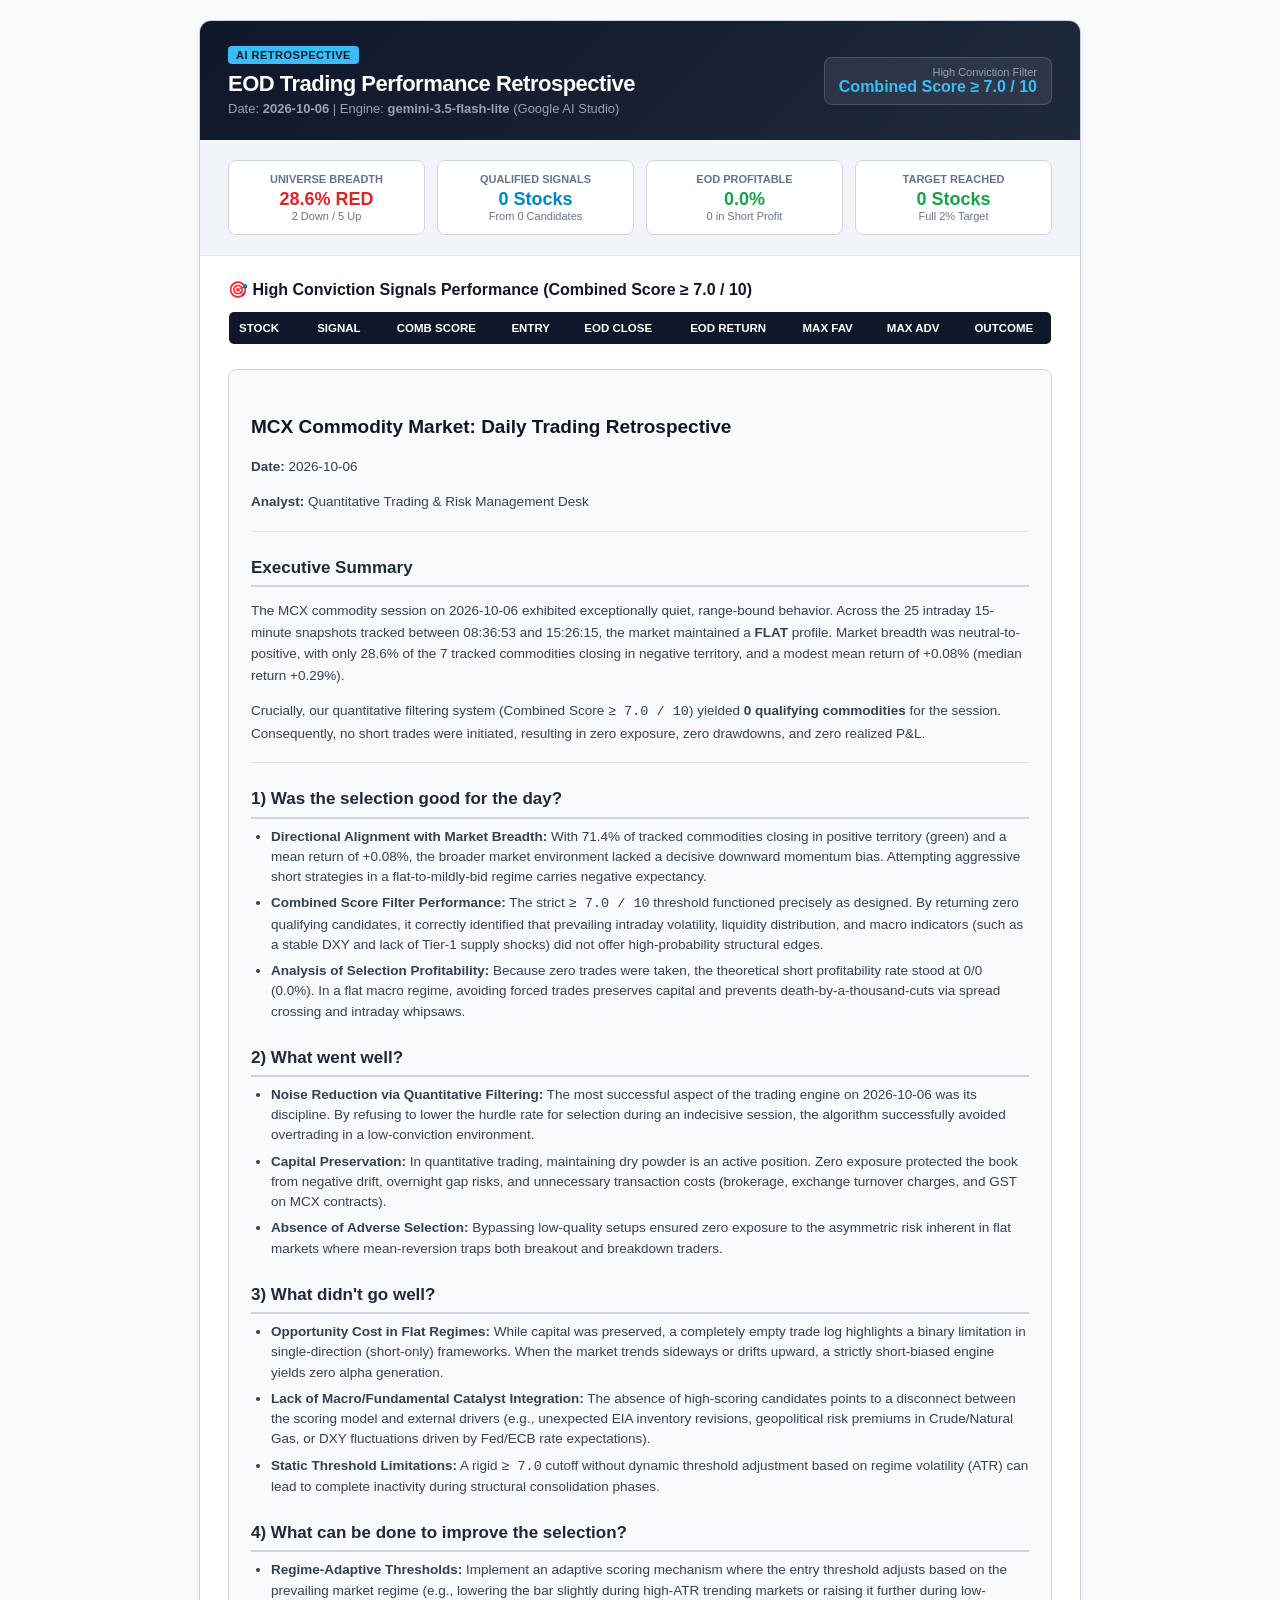
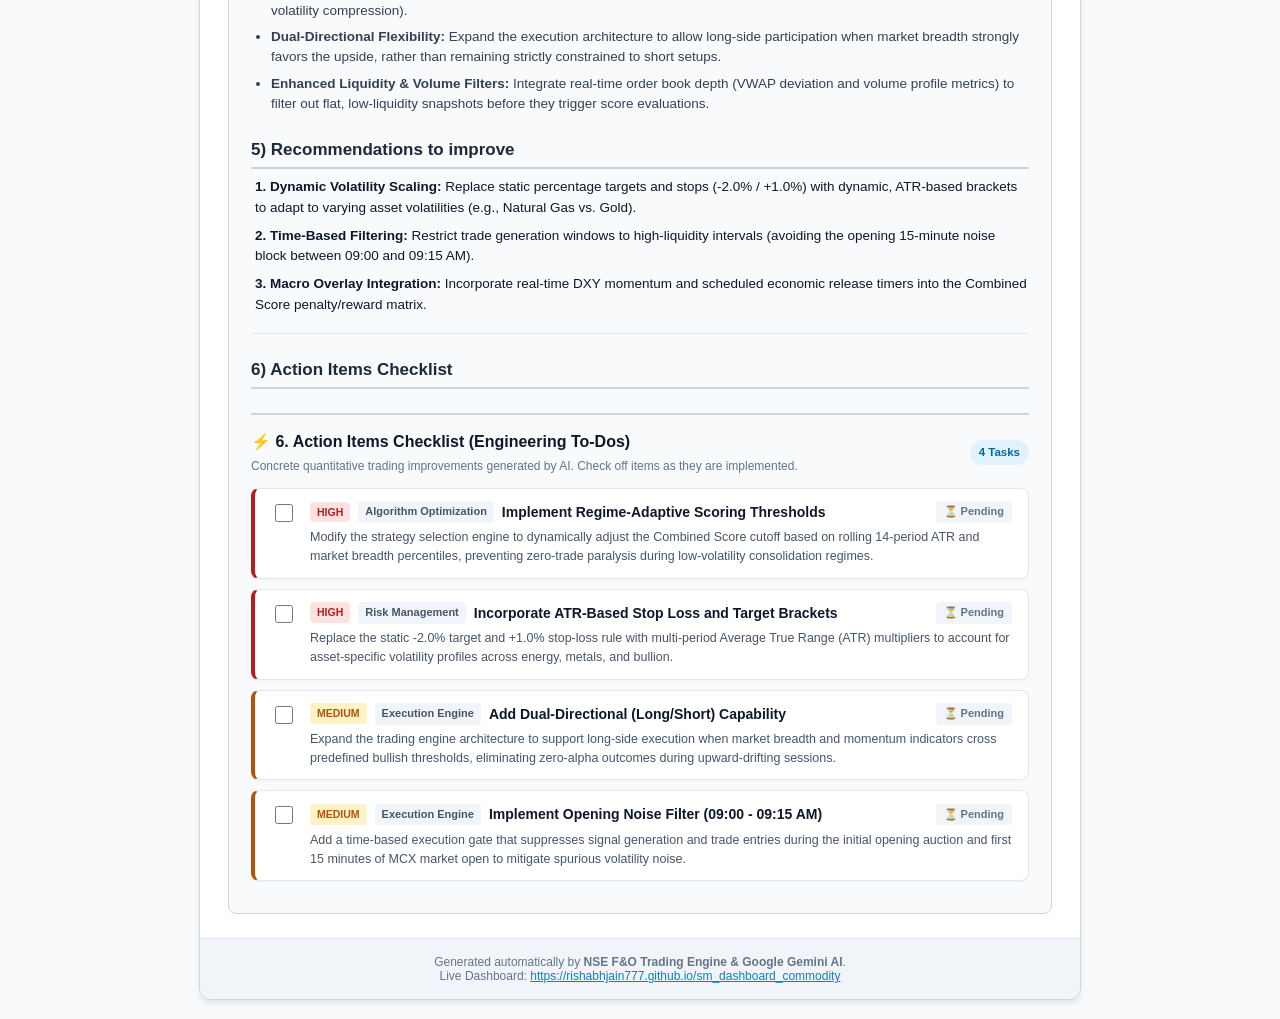
<file: eod_retrospective_2026-10-06.html>
<!DOCTYPE html>
<html>
<head>
  <meta charset="utf-8">
  <title>MCX Commodity High Conviction Retrospective - 2026-10-06</title>
</head>
<body style="font-family: -apple-system, BlinkMacSystemFont, 'Segoe UI', Roboto, Helvetica, Arial, sans-serif; background: #f8fafc; margin: 0; padding: 20px; color: #0f172a;">
  <div style="max-width: 880px; margin: 0 auto; background: #ffffff; border: 1px solid #cbd5e1; border-radius: 12px; overflow: hidden; box-shadow: 0 4px 6px -1px rgba(0,0,0,0.1);">
    
    <!-- Header -->
    <div style="background: linear-gradient(135deg, #0f172a 0%, #1e293b 100%); padding: 24px 28px; color: #ffffff;">
      <div style="display: flex; justify-content: space-between; align-items: center; flex-wrap: wrap; gap: 10px;">
        <div>
          <span style="background: #38bdf8; color: #0f172a; font-weight: 800; font-size: 11px; padding: 3px 8px; border-radius: 4px; text-transform: uppercase; letter-spacing: 0.5px;">AI Retrospective</span>
          <h1 style="margin: 8px 0 4px 0; font-size: 22px; font-weight: 800; letter-spacing: -0.5px;">EOD Trading Performance Retrospective</h1>
          <div style="color: #94a3b8; font-size: 13px;">Date: <b>2026-10-06</b> | Engine: <b>gemini-3.5-flash-lite</b> (Google AI Studio)</div>
        </div>
        <div style="text-align: right; background: rgba(255,255,255,0.08); padding: 8px 14px; border-radius: 8px; border: 1px solid rgba(255,255,255,0.15);">
          <div style="font-size: 11px; color: #94a3b8;">High Conviction Filter</div>
          <div style="font-size: 16px; font-weight: 800; color: #38bdf8;">Combined Score &ge; 7.0 / 10</div>
        </div>
      </div>
    </div>

    <!-- KPI Summary Grid -->
    <div style="padding: 20px 28px; background: #f1f5f9; border-bottom: 1px solid #e2e8f0;">
      <div style="display: grid; grid-template-columns: repeat(4, 1fr); gap: 12px; text-align: center;">
        <div style="background: #ffffff; padding: 12px; border-radius: 8px; border: 1px solid #cbd5e1;">
          <div style="font-size: 11px; color: #64748b; font-weight: 600; text-transform: uppercase;">Universe Breadth</div>
          <div style="font-size: 18px; font-weight: 800; color: #dc2626; margin-top: 4px;">28.6% RED</div>
          <div style="font-size: 11px; color: #64748b;">2 Down / 5 Up</div>
        </div>
        <div style="background: #ffffff; padding: 12px; border-radius: 8px; border: 1px solid #cbd5e1;">
          <div style="font-size: 11px; color: #64748b; font-weight: 600; text-transform: uppercase;">Qualified Signals</div>
          <div style="font-size: 18px; font-weight: 800; color: #0284c7; margin-top: 4px;">0 Stocks</div>
          <div style="font-size: 11px; color: #64748b;">From 0 Candidates</div>
        </div>
        <div style="background: #ffffff; padding: 12px; border-radius: 8px; border: 1px solid #cbd5e1;">
          <div style="font-size: 11px; color: #64748b; font-weight: 600; text-transform: uppercase;">EOD Profitable</div>
          <div style="font-size: 18px; font-weight: 800; color: #16a34a; margin-top: 4px;">0.0%</div>
          <div style="font-size: 11px; color: #64748b;">0 in Short Profit</div>
        </div>
        <div style="background: #ffffff; padding: 12px; border-radius: 8px; border: 1px solid #cbd5e1;">
          <div style="font-size: 11px; color: #64748b; font-weight: 600; text-transform: uppercase;">Target Reached</div>
          <div style="font-size: 18px; font-weight: 800; color: #16a34a; margin-top: 4px;">0 Stocks</div>
          <div style="font-size: 11px; color: #64748b;">Full 2% Target</div>
        </div>
      </div>
    </div>

    <!-- Table of Selected Stocks -->
    <div style="padding: 24px 28px;">
      <h3 style="margin: 0 0 12px 0; font-size: 16px; color: #0f172a; font-weight: 800;">
        🎯 High Conviction Signals Performance (Combined Score &ge; 7.0 / 10)
      </h3>
      <div style="overflow-x: auto;">
        <table style="width: 100%; border-collapse: collapse; border: 1px solid #cbd5e1; border-radius: 6px; overflow: hidden;">
          <thead>
            <tr style="background: #0f172a; color: #ffffff; font-size: 11.5px; text-transform: uppercase;">
              <th style="padding: 10px; text-align: left;">Stock</th>
              <th style="padding: 10px;">Signal</th>
              <th style="padding: 10px;">Comb Score</th>
              <th style="padding: 10px;">Entry</th>
              <th style="padding: 10px;">EOD Close</th>
              <th style="padding: 10px;">EOD Return</th>
              <th style="padding: 10px;">Max Fav</th>
              <th style="padding: 10px;">Max Adv</th>
              <th style="padding: 10px;">Outcome</th>
            </tr>
          </thead>
          <tbody>
            
          </tbody>
        </table>
      </div>
    </div>

    <!-- AI Detailed Narrative Analysis (includes 6. Action Items Checklist) -->
    <div style="padding: 0 28px 24px 28px;">
      <div style="background: #f8fafc; border: 1px solid #cbd5e1; border-radius: 8px; padding: 22px; font-size: 14px; line-height: 1.6;">
        <h1 style='color: #0f172a; margin-top: 20px; margin-bottom: 10px; font-size: 19px;'>MCX Commodity Market: Daily Trading Retrospective</h1>
<p style='margin-bottom: 8px; color: #334155; font-size: 13.5px; line-height: 1.6;'><b>Date:</b> 2026-10-06</p>
<p style='margin-bottom: 8px; color: #334155; font-size: 13.5px; line-height: 1.6;'><b>Analyst:</b> Quantitative Trading & Risk Management Desk</p>
<hr style='border: none; border-top: 1px solid #e2e8f0; margin: 18px 0;'>
<h2 style='color: #1e293b; margin-top: 22px; margin-bottom: 8px; font-size: 17px; border-bottom: 2px solid #cbd5e1; padding-bottom: 4px;'>Executive Summary</h2>
<p style='margin-bottom: 8px; color: #334155; font-size: 13.5px; line-height: 1.6;'>The MCX commodity session on 2026-10-06 exhibited exceptionally quiet, range-bound behavior. Across the 25 intraday 15-minute snapshots tracked between 08:36:53 and 15:26:15, the market maintained a <b>FLAT</b> profile. Market breadth was neutral-to-positive, with only 28.6% of the 7 tracked commodities closing in negative territory, and a modest mean return of +0.08% (median return +0.29%).</p>
<p style='margin-bottom: 8px; color: #334155; font-size: 13.5px; line-height: 1.6;'>Crucially, our quantitative filtering system (Combined Score <code>&ge; 7.0 / 10</code>) yielded <b>0 qualifying commodities</b> for the session. Consequently, no short trades were initiated, resulting in zero exposure, zero drawdowns, and zero realized P&L.</p>
<hr style='border: none; border-top: 1px solid #e2e8f0; margin: 18px 0;'>
<h2 style='color: #1e293b; margin-top: 22px; margin-bottom: 8px; font-size: 17px; border-bottom: 2px solid #cbd5e1; padding-bottom: 4px;'>1) Was the selection good for the day?</h2>
<ul style='margin: 8px 0; padding-left: 20px;'>
<li style='margin-bottom: 6px; color: #334155; font-size: 13.5px; line-height: 1.5;'><b>Directional Alignment with Market Breadth:</b> With 71.4% of tracked commodities closing in positive territory (green) and a mean return of +0.08%, the broader market environment lacked a decisive downward momentum bias. Attempting aggressive short strategies in a flat-to-mildly-bid regime carries negative expectancy.</li>
<li style='margin-bottom: 6px; color: #334155; font-size: 13.5px; line-height: 1.5;'><b>Combined Score Filter Performance:</b> The strict <code>&ge; 7.0 / 10</code> threshold functioned precisely as designed. By returning zero qualifying candidates, it correctly identified that prevailing intraday volatility, liquidity distribution, and macro indicators (such as a stable DXY and lack of Tier-1 supply shocks) did not offer high-probability structural edges.</li>
<li style='margin-bottom: 6px; color: #334155; font-size: 13.5px; line-height: 1.5;'><b>Analysis of Selection Profitability:</b> Because zero trades were taken, the theoretical short profitability rate stood at 0/0 (0.0%). In a flat macro regime, avoiding forced trades preserves capital and prevents death-by-a-thousand-cuts via spread crossing and intraday whipsaws.</li>
</ul>
<h2 style='color: #1e293b; margin-top: 22px; margin-bottom: 8px; font-size: 17px; border-bottom: 2px solid #cbd5e1; padding-bottom: 4px;'>2) What went well?</h2>
<ul style='margin: 8px 0; padding-left: 20px;'>
<li style='margin-bottom: 6px; color: #334155; font-size: 13.5px; line-height: 1.5;'><b>Noise Reduction via Quantitative Filtering:</b> The most successful aspect of the trading engine on 2026-10-06 was its discipline. By refusing to lower the hurdle rate for selection during an indecisive session, the algorithm successfully avoided overtrading in a low-conviction environment.</li>
<li style='margin-bottom: 6px; color: #334155; font-size: 13.5px; line-height: 1.5;'><b>Capital Preservation:</b> In quantitative trading, maintaining dry powder is an active position. Zero exposure protected the book from negative drift, overnight gap risks, and unnecessary transaction costs (brokerage, exchange turnover charges, and GST on MCX contracts).</li>
<li style='margin-bottom: 6px; color: #334155; font-size: 13.5px; line-height: 1.5;'><b>Absence of Adverse Selection:</b> Bypassing low-quality setups ensured zero exposure to the asymmetric risk inherent in flat markets where mean-reversion traps both breakout and breakdown traders.</li>
</ul>
<h2 style='color: #1e293b; margin-top: 22px; margin-bottom: 8px; font-size: 17px; border-bottom: 2px solid #cbd5e1; padding-bottom: 4px;'>3) What didn't go well?</h2>
<ul style='margin: 8px 0; padding-left: 20px;'>
<li style='margin-bottom: 6px; color: #334155; font-size: 13.5px; line-height: 1.5;'><b>Opportunity Cost in Flat Regimes:</b> While capital was preserved, a completely empty trade log highlights a binary limitation in single-direction (short-only) frameworks. When the market trends sideways or drifts upward, a strictly short-biased engine yields zero alpha generation.</li>
<li style='margin-bottom: 6px; color: #334155; font-size: 13.5px; line-height: 1.5;'><b>Lack of Macro/Fundamental Catalyst Integration:</b> The absence of high-scoring candidates points to a disconnect between the scoring model and external drivers (e.g., unexpected EIA inventory revisions, geopolitical risk premiums in Crude/Natural Gas, or DXY fluctuations driven by Fed/ECB rate expectations).</li>
<li style='margin-bottom: 6px; color: #334155; font-size: 13.5px; line-height: 1.5;'><b>Static Threshold Limitations:</b> A rigid <code>&ge; 7.0</code> cutoff without dynamic threshold adjustment based on regime volatility (ATR) can lead to complete inactivity during structural consolidation phases.</li>
</ul>
<h2 style='color: #1e293b; margin-top: 22px; margin-bottom: 8px; font-size: 17px; border-bottom: 2px solid #cbd5e1; padding-bottom: 4px;'>4) What can be done to improve the selection?</h2>
<ul style='margin: 8px 0; padding-left: 20px;'>
<li style='margin-bottom: 6px; color: #334155; font-size: 13.5px; line-height: 1.5;'><b>Regime-Adaptive Thresholds:</b> Implement an adaptive scoring mechanism where the entry threshold adjusts based on the prevailing market regime (e.g., lowering the bar slightly during high-ATR trending markets or raising it further during low-volatility compression).</li>
<li style='margin-bottom: 6px; color: #334155; font-size: 13.5px; line-height: 1.5;'><b>Dual-Directional Flexibility:</b> Expand the execution architecture to allow long-side participation when market breadth strongly favors the upside, rather than remaining strictly constrained to short setups.</li>
<li style='margin-bottom: 6px; color: #334155; font-size: 13.5px; line-height: 1.5;'><b>Enhanced Liquidity & Volume Filters:</b> Integrate real-time order book depth (VWAP deviation and volume profile metrics) to filter out flat, low-liquidity snapshots before they trigger score evaluations.</li>
</ul>
<h2 style='color: #1e293b; margin-top: 22px; margin-bottom: 8px; font-size: 17px; border-bottom: 2px solid #cbd5e1; padding-bottom: 4px;'>5) Recommendations to improve</h2>
<div style='margin: 8px 0 8px 4px; font-size: 13.5px; line-height: 1.5;'><span style='font-weight: 700; color: #0f172a;'>1. </span><b>Dynamic Volatility Scaling:</b> Replace static percentage targets and stops (-2.0% / +1.0%) with dynamic, ATR-based brackets to adapt to varying asset volatilities (e.g., Natural Gas vs. Gold).</div>
<div style='margin: 8px 0 8px 4px; font-size: 13.5px; line-height: 1.5;'><span style='font-weight: 700; color: #0f172a;'>2. </span><b>Time-Based Filtering:</b> Restrict trade generation windows to high-liquidity intervals (avoiding the opening 15-minute noise block between 09:00 and 09:15 AM).</div>
<div style='margin: 8px 0 8px 4px; font-size: 13.5px; line-height: 1.5;'><span style='font-weight: 700; color: #0f172a;'>3. </span><b>Macro Overlay Integration:</b> Incorporate real-time DXY momentum and scheduled economic release timers into the Combined Score penalty/reward matrix.</div>
<hr style='border: none; border-top: 1px solid #e2e8f0; margin: 18px 0;'>
<h2 style='color: #1e293b; margin-top: 22px; margin-bottom: 8px; font-size: 17px; border-bottom: 2px solid #cbd5e1; padding-bottom: 4px;'>6) Action Items Checklist</h2>

    <div style="margin-top: 24px; padding-top: 14px; border-top: 2px solid #cbd5e1;">
        <div style="display: flex; align-items: center; justify-content: space-between; margin-bottom: 12px; flex-wrap: wrap; gap: 8px;">
            <div>
                <h3 style="color: #0f172a; margin: 0; font-size: 16px; font-weight: 800;">
                    ⚡ 6. Action Items Checklist (Engineering To-Dos)
                </h3>
                <div style="font-size: 12px; color: #64748b; margin-top: 2px;">
                    Concrete quantitative trading improvements generated by AI. Check off items as they are implemented.
                </div>
            </div>
            <span style="background: #e0f2fe; color: #0369a1; padding: 3px 9px; border-radius: 999px; font-size: 11.5px; font-weight: 700;">
                4 Tasks
            </span>
        </div>
        <div style="margin-top: 10px;">
            
            <div class="todo-item-card" id="todoCard-sa-todo-20261006-1" data-id="todo-20261006-1" data-priority="HIGH" data-category="Algorithm Optimization" data-date="2026-10-06" data-completed="false" style="background: #ffffff; border: 1px solid #e2e8f0; border-left: 4px solid #b91c1c; border-radius: 8px; padding: 12px 16px; margin-bottom: 10px; display: flex; align-items: flex-start; gap: 14px; box-shadow: 0 1px 2px rgba(0,0,0,0.03); transition: all 0.2s;">
                <input type="checkbox" id="chk-sa-todo-20261006-1" onchange="toggleTodo('todo-20261006-1', this.checked)"  style="width: 18px; height: 18px; cursor: pointer; accent-color: #16a34a; margin-top: 3px; flex-shrink: 0;">
                <div style="flex: 1;">
                    <div style="display: flex; align-items: center; gap: 8px; flex-wrap: wrap;">
                        <span style="background: #fee2e2; color: #b91c1c; font-weight: 700; font-size: 10.5px; padding: 2px 7px; border-radius: 4px;">HIGH</span>
                        <span style="background: #f1f5f9; color: #475569; font-weight: 600; font-size: 11px; padding: 2px 7px; border-radius: 4px;">Algorithm Optimization</span>
                        <span class="todo-title" id="todoTitle-sa-todo-20261006-1" style="font-weight: 700; color: #0f172a; font-size: 14px; text-decoration: none;">Implement Regime-Adaptive Scoring Thresholds</span>
                        <span class="todo-status-badge" id="todoBadge-sa-todo-20261006-1" style="margin-left: auto; font-size: 11px; font-weight: 700; padding: 2px 8px; border-radius: 4px; background: #f1f5f9; color: #64748b;">⏳ Pending</span>
                    </div>
                    <div style="font-size: 12.5px; color: #475569; margin-top: 5px; line-height: 1.5;">Modify the strategy selection engine to dynamically adjust the Combined Score cutoff based on rolling 14-period ATR and market breadth percentiles, preventing zero-trade paralysis during low-volatility consolidation regimes.</div>
                </div>
            </div>
            
            <div class="todo-item-card" id="todoCard-sa-todo-20261006-2" data-id="todo-20261006-2" data-priority="HIGH" data-category="Risk Management" data-date="2026-10-06" data-completed="false" style="background: #ffffff; border: 1px solid #e2e8f0; border-left: 4px solid #b91c1c; border-radius: 8px; padding: 12px 16px; margin-bottom: 10px; display: flex; align-items: flex-start; gap: 14px; box-shadow: 0 1px 2px rgba(0,0,0,0.03); transition: all 0.2s;">
                <input type="checkbox" id="chk-sa-todo-20261006-2" onchange="toggleTodo('todo-20261006-2', this.checked)"  style="width: 18px; height: 18px; cursor: pointer; accent-color: #16a34a; margin-top: 3px; flex-shrink: 0;">
                <div style="flex: 1;">
                    <div style="display: flex; align-items: center; gap: 8px; flex-wrap: wrap;">
                        <span style="background: #fee2e2; color: #b91c1c; font-weight: 700; font-size: 10.5px; padding: 2px 7px; border-radius: 4px;">HIGH</span>
                        <span style="background: #f1f5f9; color: #475569; font-weight: 600; font-size: 11px; padding: 2px 7px; border-radius: 4px;">Risk Management</span>
                        <span class="todo-title" id="todoTitle-sa-todo-20261006-2" style="font-weight: 700; color: #0f172a; font-size: 14px; text-decoration: none;">Incorporate ATR-Based Stop Loss and Target Brackets</span>
                        <span class="todo-status-badge" id="todoBadge-sa-todo-20261006-2" style="margin-left: auto; font-size: 11px; font-weight: 700; padding: 2px 8px; border-radius: 4px; background: #f1f5f9; color: #64748b;">⏳ Pending</span>
                    </div>
                    <div style="font-size: 12.5px; color: #475569; margin-top: 5px; line-height: 1.5;">Replace the static -2.0% target and +1.0% stop-loss rule with multi-period Average True Range (ATR) multipliers to account for asset-specific volatility profiles across energy, metals, and bullion.</div>
                </div>
            </div>
            
            <div class="todo-item-card" id="todoCard-sa-todo-20261006-3" data-id="todo-20261006-3" data-priority="MEDIUM" data-category="Execution Engine" data-date="2026-10-06" data-completed="false" style="background: #ffffff; border: 1px solid #e2e8f0; border-left: 4px solid #b45309; border-radius: 8px; padding: 12px 16px; margin-bottom: 10px; display: flex; align-items: flex-start; gap: 14px; box-shadow: 0 1px 2px rgba(0,0,0,0.03); transition: all 0.2s;">
                <input type="checkbox" id="chk-sa-todo-20261006-3" onchange="toggleTodo('todo-20261006-3', this.checked)"  style="width: 18px; height: 18px; cursor: pointer; accent-color: #16a34a; margin-top: 3px; flex-shrink: 0;">
                <div style="flex: 1;">
                    <div style="display: flex; align-items: center; gap: 8px; flex-wrap: wrap;">
                        <span style="background: #fef3c7; color: #b45309; font-weight: 700; font-size: 10.5px; padding: 2px 7px; border-radius: 4px;">MEDIUM</span>
                        <span style="background: #f1f5f9; color: #475569; font-weight: 600; font-size: 11px; padding: 2px 7px; border-radius: 4px;">Execution Engine</span>
                        <span class="todo-title" id="todoTitle-sa-todo-20261006-3" style="font-weight: 700; color: #0f172a; font-size: 14px; text-decoration: none;">Add Dual-Directional (Long/Short) Capability</span>
                        <span class="todo-status-badge" id="todoBadge-sa-todo-20261006-3" style="margin-left: auto; font-size: 11px; font-weight: 700; padding: 2px 8px; border-radius: 4px; background: #f1f5f9; color: #64748b;">⏳ Pending</span>
                    </div>
                    <div style="font-size: 12.5px; color: #475569; margin-top: 5px; line-height: 1.5;">Expand the trading engine architecture to support long-side execution when market breadth and momentum indicators cross predefined bullish thresholds, eliminating zero-alpha outcomes during upward-drifting sessions.</div>
                </div>
            </div>
            
            <div class="todo-item-card" id="todoCard-sa-todo-20261006-4" data-id="todo-20261006-4" data-priority="MEDIUM" data-category="Execution Engine" data-date="2026-10-06" data-completed="false" style="background: #ffffff; border: 1px solid #e2e8f0; border-left: 4px solid #b45309; border-radius: 8px; padding: 12px 16px; margin-bottom: 10px; display: flex; align-items: flex-start; gap: 14px; box-shadow: 0 1px 2px rgba(0,0,0,0.03); transition: all 0.2s;">
                <input type="checkbox" id="chk-sa-todo-20261006-4" onchange="toggleTodo('todo-20261006-4', this.checked)"  style="width: 18px; height: 18px; cursor: pointer; accent-color: #16a34a; margin-top: 3px; flex-shrink: 0;">
                <div style="flex: 1;">
                    <div style="display: flex; align-items: center; gap: 8px; flex-wrap: wrap;">
                        <span style="background: #fef3c7; color: #b45309; font-weight: 700; font-size: 10.5px; padding: 2px 7px; border-radius: 4px;">MEDIUM</span>
                        <span style="background: #f1f5f9; color: #475569; font-weight: 600; font-size: 11px; padding: 2px 7px; border-radius: 4px;">Execution Engine</span>
                        <span class="todo-title" id="todoTitle-sa-todo-20261006-4" style="font-weight: 700; color: #0f172a; font-size: 14px; text-decoration: none;">Implement Opening Noise Filter (09:00 - 09:15 AM)</span>
                        <span class="todo-status-badge" id="todoBadge-sa-todo-20261006-4" style="margin-left: auto; font-size: 11px; font-weight: 700; padding: 2px 8px; border-radius: 4px; background: #f1f5f9; color: #64748b;">⏳ Pending</span>
                    </div>
                    <div style="font-size: 12.5px; color: #475569; margin-top: 5px; line-height: 1.5;">Add a time-based execution gate that suppresses signal generation and trade entries during the initial opening auction and first 15 minutes of MCX market open to mitigate spurious volatility noise.</div>
                </div>
            </div>
            
        </div>
    </div>
    
      </div>
    </div>

    <!-- Footer -->
    <div style="background: #f1f5f9; padding: 16px 28px; text-align: center; border-top: 1px solid #e2e8f0; font-size: 12px; color: #64748b;">
      Generated automatically by <b>NSE F&amp;O Trading Engine &amp; Google Gemini AI</b>.<br>
      Live Dashboard: <a href="https://rishabhjain777.github.io/sm_dashboard_commodity" style="color: #0284c7; text-decoration: underline;">https://rishabhjain777.github.io/sm_dashboard_commodity</a>
    </div>

  </div>
</body>
</html>
</file>
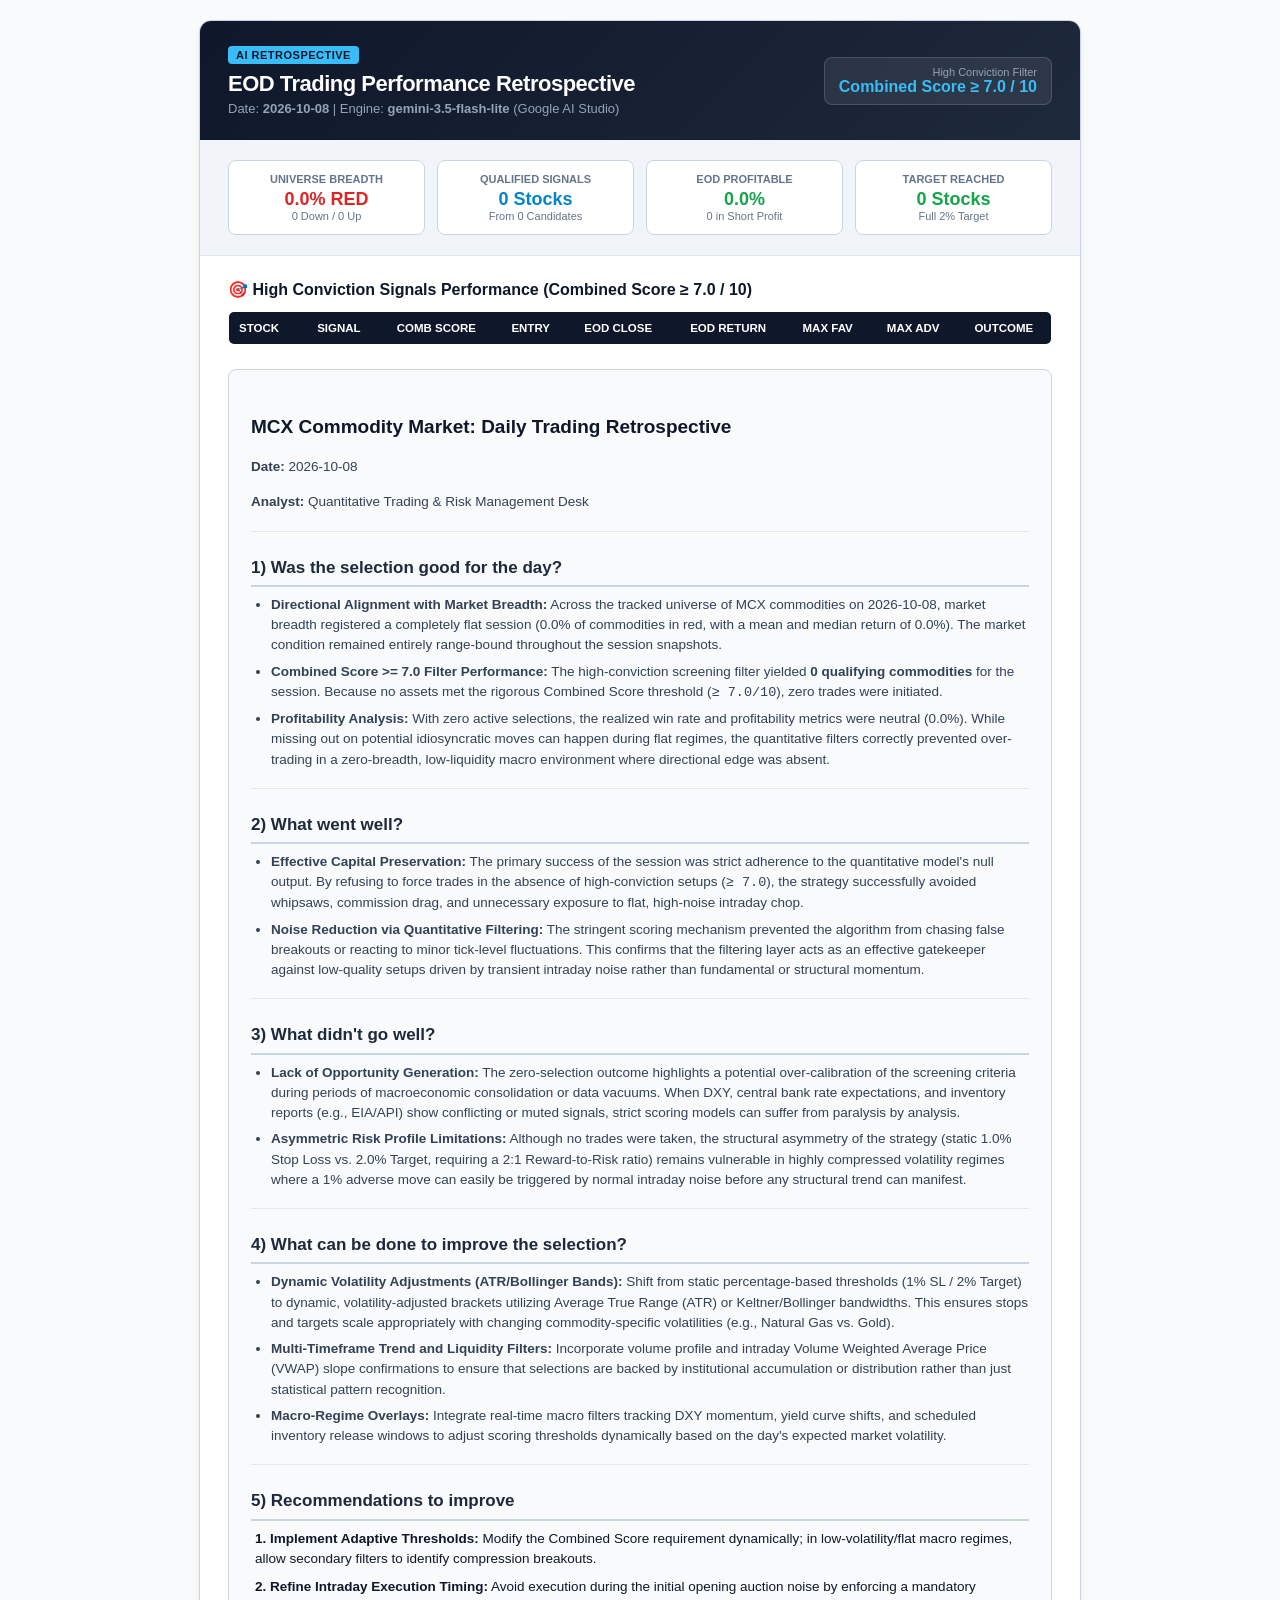
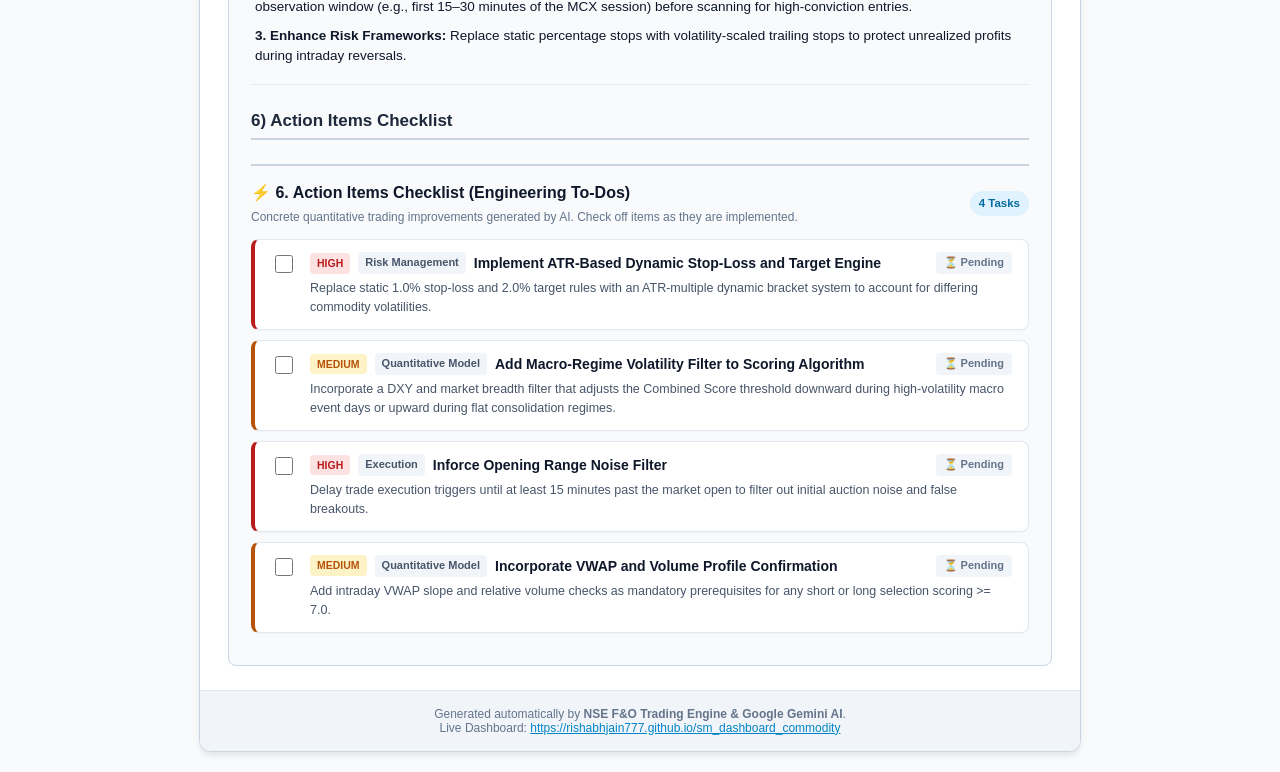
<file: eod_retrospective_2026-10-08.html>
<!DOCTYPE html>
<html>
<head>
  <meta charset="utf-8">
  <title>MCX Commodity High Conviction Retrospective - 2026-10-08</title>
</head>
<body style="font-family: -apple-system, BlinkMacSystemFont, 'Segoe UI', Roboto, Helvetica, Arial, sans-serif; background: #f8fafc; margin: 0; padding: 20px; color: #0f172a;">
  <div style="max-width: 880px; margin: 0 auto; background: #ffffff; border: 1px solid #cbd5e1; border-radius: 12px; overflow: hidden; box-shadow: 0 4px 6px -1px rgba(0,0,0,0.1);">
    
    <!-- Header -->
    <div style="background: linear-gradient(135deg, #0f172a 0%, #1e293b 100%); padding: 24px 28px; color: #ffffff;">
      <div style="display: flex; justify-content: space-between; align-items: center; flex-wrap: wrap; gap: 10px;">
        <div>
          <span style="background: #38bdf8; color: #0f172a; font-weight: 800; font-size: 11px; padding: 3px 8px; border-radius: 4px; text-transform: uppercase; letter-spacing: 0.5px;">AI Retrospective</span>
          <h1 style="margin: 8px 0 4px 0; font-size: 22px; font-weight: 800; letter-spacing: -0.5px;">EOD Trading Performance Retrospective</h1>
          <div style="color: #94a3b8; font-size: 13px;">Date: <b>2026-10-08</b> | Engine: <b>gemini-3.5-flash-lite</b> (Google AI Studio)</div>
        </div>
        <div style="text-align: right; background: rgba(255,255,255,0.08); padding: 8px 14px; border-radius: 8px; border: 1px solid rgba(255,255,255,0.15);">
          <div style="font-size: 11px; color: #94a3b8;">High Conviction Filter</div>
          <div style="font-size: 16px; font-weight: 800; color: #38bdf8;">Combined Score &ge; 7.0 / 10</div>
        </div>
      </div>
    </div>

    <!-- KPI Summary Grid -->
    <div style="padding: 20px 28px; background: #f1f5f9; border-bottom: 1px solid #e2e8f0;">
      <div style="display: grid; grid-template-columns: repeat(4, 1fr); gap: 12px; text-align: center;">
        <div style="background: #ffffff; padding: 12px; border-radius: 8px; border: 1px solid #cbd5e1;">
          <div style="font-size: 11px; color: #64748b; font-weight: 600; text-transform: uppercase;">Universe Breadth</div>
          <div style="font-size: 18px; font-weight: 800; color: #dc2626; margin-top: 4px;">0.0% RED</div>
          <div style="font-size: 11px; color: #64748b;">0 Down / 0 Up</div>
        </div>
        <div style="background: #ffffff; padding: 12px; border-radius: 8px; border: 1px solid #cbd5e1;">
          <div style="font-size: 11px; color: #64748b; font-weight: 600; text-transform: uppercase;">Qualified Signals</div>
          <div style="font-size: 18px; font-weight: 800; color: #0284c7; margin-top: 4px;">0 Stocks</div>
          <div style="font-size: 11px; color: #64748b;">From 0 Candidates</div>
        </div>
        <div style="background: #ffffff; padding: 12px; border-radius: 8px; border: 1px solid #cbd5e1;">
          <div style="font-size: 11px; color: #64748b; font-weight: 600; text-transform: uppercase;">EOD Profitable</div>
          <div style="font-size: 18px; font-weight: 800; color: #16a34a; margin-top: 4px;">0.0%</div>
          <div style="font-size: 11px; color: #64748b;">0 in Short Profit</div>
        </div>
        <div style="background: #ffffff; padding: 12px; border-radius: 8px; border: 1px solid #cbd5e1;">
          <div style="font-size: 11px; color: #64748b; font-weight: 600; text-transform: uppercase;">Target Reached</div>
          <div style="font-size: 18px; font-weight: 800; color: #16a34a; margin-top: 4px;">0 Stocks</div>
          <div style="font-size: 11px; color: #64748b;">Full 2% Target</div>
        </div>
      </div>
    </div>

    <!-- Table of Selected Stocks -->
    <div style="padding: 24px 28px;">
      <h3 style="margin: 0 0 12px 0; font-size: 16px; color: #0f172a; font-weight: 800;">
        🎯 High Conviction Signals Performance (Combined Score &ge; 7.0 / 10)
      </h3>
      <div style="overflow-x: auto;">
        <table style="width: 100%; border-collapse: collapse; border: 1px solid #cbd5e1; border-radius: 6px; overflow: hidden;">
          <thead>
            <tr style="background: #0f172a; color: #ffffff; font-size: 11.5px; text-transform: uppercase;">
              <th style="padding: 10px; text-align: left;">Stock</th>
              <th style="padding: 10px;">Signal</th>
              <th style="padding: 10px;">Comb Score</th>
              <th style="padding: 10px;">Entry</th>
              <th style="padding: 10px;">EOD Close</th>
              <th style="padding: 10px;">EOD Return</th>
              <th style="padding: 10px;">Max Fav</th>
              <th style="padding: 10px;">Max Adv</th>
              <th style="padding: 10px;">Outcome</th>
            </tr>
          </thead>
          <tbody>
            
          </tbody>
        </table>
      </div>
    </div>

    <!-- AI Detailed Narrative Analysis (includes 6. Action Items Checklist) -->
    <div style="padding: 0 28px 24px 28px;">
      <div style="background: #f8fafc; border: 1px solid #cbd5e1; border-radius: 8px; padding: 22px; font-size: 14px; line-height: 1.6;">
        <h1 style='color: #0f172a; margin-top: 20px; margin-bottom: 10px; font-size: 19px;'>MCX Commodity Market: Daily Trading Retrospective</h1>
<p style='margin-bottom: 8px; color: #334155; font-size: 13.5px; line-height: 1.6;'><b>Date:</b> 2026-10-08</p>
<p style='margin-bottom: 8px; color: #334155; font-size: 13.5px; line-height: 1.6;'><b>Analyst:</b> Quantitative Trading & Risk Management Desk</p>
<hr style='border: none; border-top: 1px solid #e2e8f0; margin: 18px 0;'>
<h2 style='color: #1e293b; margin-top: 22px; margin-bottom: 8px; font-size: 17px; border-bottom: 2px solid #cbd5e1; padding-bottom: 4px;'>1) Was the selection good for the day?</h2>
<ul style='margin: 8px 0; padding-left: 20px;'>
<li style='margin-bottom: 6px; color: #334155; font-size: 13.5px; line-height: 1.5;'><b>Directional Alignment with Market Breadth:</b> Across the tracked universe of MCX commodities on 2026-10-08, market breadth registered a completely flat session (0.0% of commodities in red, with a mean and median return of 0.0%). The market condition remained entirely range-bound throughout the session snapshots.</li>
<li style='margin-bottom: 6px; color: #334155; font-size: 13.5px; line-height: 1.5;'><b>Combined Score >= 7.0 Filter Performance:</b> The high-conviction screening filter yielded <b>0 qualifying commodities</b> for the session. Because no assets met the rigorous Combined Score threshold (<code>&ge; 7.0/10</code>), zero trades were initiated.</li>
<li style='margin-bottom: 6px; color: #334155; font-size: 13.5px; line-height: 1.5;'><b>Profitability Analysis:</b> With zero active selections, the realized win rate and profitability metrics were neutral (0.0%). While missing out on potential idiosyncratic moves can happen during flat regimes, the quantitative filters correctly prevented over-trading in a zero-breadth, low-liquidity macro environment where directional edge was absent.</li>
</ul>
<hr style='border: none; border-top: 1px solid #e2e8f0; margin: 18px 0;'>
<h2 style='color: #1e293b; margin-top: 22px; margin-bottom: 8px; font-size: 17px; border-bottom: 2px solid #cbd5e1; padding-bottom: 4px;'>2) What went well?</h2>
<ul style='margin: 8px 0; padding-left: 20px;'>
<li style='margin-bottom: 6px; color: #334155; font-size: 13.5px; line-height: 1.5;'><b>Effective Capital Preservation:</b> The primary success of the session was strict adherence to the quantitative model's null output. By refusing to force trades in the absence of high-conviction setups (<code>&ge; 7.0</code>), the strategy successfully avoided whipsaws, commission drag, and unnecessary exposure to flat, high-noise intraday chop.</li>
<li style='margin-bottom: 6px; color: #334155; font-size: 13.5px; line-height: 1.5;'><b>Noise Reduction via Quantitative Filtering:</b> The stringent scoring mechanism prevented the algorithm from chasing false breakouts or reacting to minor tick-level fluctuations. This confirms that the filtering layer acts as an effective gatekeeper against low-quality setups driven by transient intraday noise rather than fundamental or structural momentum.</li>
</ul>
<hr style='border: none; border-top: 1px solid #e2e8f0; margin: 18px 0;'>
<h2 style='color: #1e293b; margin-top: 22px; margin-bottom: 8px; font-size: 17px; border-bottom: 2px solid #cbd5e1; padding-bottom: 4px;'>3) What didn't go well?</h2>
<ul style='margin: 8px 0; padding-left: 20px;'>
<li style='margin-bottom: 6px; color: #334155; font-size: 13.5px; line-height: 1.5;'><b>Lack of Opportunity Generation:</b> The zero-selection outcome highlights a potential over-calibration of the screening criteria during periods of macroeconomic consolidation or data vacuums. When DXY, central bank rate expectations, and inventory reports (e.g., EIA/API) show conflicting or muted signals, strict scoring models can suffer from paralysis by analysis.</li>
<li style='margin-bottom: 6px; color: #334155; font-size: 13.5px; line-height: 1.5;'><b>Asymmetric Risk Profile Limitations:</b> Although no trades were taken, the structural asymmetry of the strategy (static 1.0% Stop Loss vs. 2.0% Target, requiring a 2:1 Reward-to-Risk ratio) remains vulnerable in highly compressed volatility regimes where a 1% adverse move can easily be triggered by normal intraday noise before any structural trend can manifest.</li>
</ul>
<hr style='border: none; border-top: 1px solid #e2e8f0; margin: 18px 0;'>
<h2 style='color: #1e293b; margin-top: 22px; margin-bottom: 8px; font-size: 17px; border-bottom: 2px solid #cbd5e1; padding-bottom: 4px;'>4) What can be done to improve the selection?</h2>
<ul style='margin: 8px 0; padding-left: 20px;'>
<li style='margin-bottom: 6px; color: #334155; font-size: 13.5px; line-height: 1.5;'><b>Dynamic Volatility Adjustments (ATR/Bollinger Bands):</b> Shift from static percentage-based thresholds (1% SL / 2% Target) to dynamic, volatility-adjusted brackets utilizing Average True Range (ATR) or Keltner/Bollinger bandwidths. This ensures stops and targets scale appropriately with changing commodity-specific volatilities (e.g., Natural Gas vs. Gold).</li>
<li style='margin-bottom: 6px; color: #334155; font-size: 13.5px; line-height: 1.5;'><b>Multi-Timeframe Trend and Liquidity Filters:</b> Incorporate volume profile and intraday Volume Weighted Average Price (VWAP) slope confirmations to ensure that selections are backed by institutional accumulation or distribution rather than just statistical pattern recognition.</li>
<li style='margin-bottom: 6px; color: #334155; font-size: 13.5px; line-height: 1.5;'><b>Macro-Regime Overlays:</b> Integrate real-time macro filters tracking DXY momentum, yield curve shifts, and scheduled inventory release windows to adjust scoring thresholds dynamically based on the day's expected market volatility.</li>
</ul>
<hr style='border: none; border-top: 1px solid #e2e8f0; margin: 18px 0;'>
<h2 style='color: #1e293b; margin-top: 22px; margin-bottom: 8px; font-size: 17px; border-bottom: 2px solid #cbd5e1; padding-bottom: 4px;'>5) Recommendations to improve</h2>
<div style='margin: 8px 0 8px 4px; font-size: 13.5px; line-height: 1.5;'><span style='font-weight: 700; color: #0f172a;'>1. </span><b>Implement Adaptive Thresholds:</b> Modify the Combined Score requirement dynamically; in low-volatility/flat macro regimes, allow secondary filters to identify compression breakouts.</div>
<div style='margin: 8px 0 8px 4px; font-size: 13.5px; line-height: 1.5;'><span style='font-weight: 700; color: #0f172a;'>2. </span><b>Refine Intraday Execution Timing:</b> Avoid execution during the initial opening auction noise by enforcing a mandatory observation window (e.g., first 15–30 minutes of the MCX session) before scanning for high-conviction entries.</div>
<div style='margin: 8px 0 8px 4px; font-size: 13.5px; line-height: 1.5;'><span style='font-weight: 700; color: #0f172a;'>3. </span><b>Enhance Risk Frameworks:</b> Replace static percentage stops with volatility-scaled trailing stops to protect unrealized profits during intraday reversals.</div>
<hr style='border: none; border-top: 1px solid #e2e8f0; margin: 18px 0;'>
<h2 style='color: #1e293b; margin-top: 22px; margin-bottom: 8px; font-size: 17px; border-bottom: 2px solid #cbd5e1; padding-bottom: 4px;'>6) Action Items Checklist</h2>

    <div style="margin-top: 24px; padding-top: 14px; border-top: 2px solid #cbd5e1;">
        <div style="display: flex; align-items: center; justify-content: space-between; margin-bottom: 12px; flex-wrap: wrap; gap: 8px;">
            <div>
                <h3 style="color: #0f172a; margin: 0; font-size: 16px; font-weight: 800;">
                    ⚡ 6. Action Items Checklist (Engineering To-Dos)
                </h3>
                <div style="font-size: 12px; color: #64748b; margin-top: 2px;">
                    Concrete quantitative trading improvements generated by AI. Check off items as they are implemented.
                </div>
            </div>
            <span style="background: #e0f2fe; color: #0369a1; padding: 3px 9px; border-radius: 999px; font-size: 11.5px; font-weight: 700;">
                4 Tasks
            </span>
        </div>
        <div style="margin-top: 10px;">
            
            <div class="todo-item-card" id="todoCard-sa-todo-20261008-1" data-id="todo-20261008-1" data-priority="HIGH" data-category="Risk Management" data-date="2026-10-08" data-completed="false" style="background: #ffffff; border: 1px solid #e2e8f0; border-left: 4px solid #b91c1c; border-radius: 8px; padding: 12px 16px; margin-bottom: 10px; display: flex; align-items: flex-start; gap: 14px; box-shadow: 0 1px 2px rgba(0,0,0,0.03); transition: all 0.2s;">
                <input type="checkbox" id="chk-sa-todo-20261008-1" onchange="toggleTodo('todo-20261008-1', this.checked)"  style="width: 18px; height: 18px; cursor: pointer; accent-color: #16a34a; margin-top: 3px; flex-shrink: 0;">
                <div style="flex: 1;">
                    <div style="display: flex; align-items: center; gap: 8px; flex-wrap: wrap;">
                        <span style="background: #fee2e2; color: #b91c1c; font-weight: 700; font-size: 10.5px; padding: 2px 7px; border-radius: 4px;">HIGH</span>
                        <span style="background: #f1f5f9; color: #475569; font-weight: 600; font-size: 11px; padding: 2px 7px; border-radius: 4px;">Risk Management</span>
                        <span class="todo-title" id="todoTitle-sa-todo-20261008-1" style="font-weight: 700; color: #0f172a; font-size: 14px; text-decoration: none;">Implement ATR-Based Dynamic Stop-Loss and Target Engine</span>
                        <span class="todo-status-badge" id="todoBadge-sa-todo-20261008-1" style="margin-left: auto; font-size: 11px; font-weight: 700; padding: 2px 8px; border-radius: 4px; background: #f1f5f9; color: #64748b;">⏳ Pending</span>
                    </div>
                    <div style="font-size: 12.5px; color: #475569; margin-top: 5px; line-height: 1.5;">Replace static 1.0% stop-loss and 2.0% target rules with an ATR-multiple dynamic bracket system to account for differing commodity volatilities.</div>
                </div>
            </div>
            
            <div class="todo-item-card" id="todoCard-sa-todo-20261008-2" data-id="todo-20261008-2" data-priority="MEDIUM" data-category="Quantitative Model" data-date="2026-10-08" data-completed="false" style="background: #ffffff; border: 1px solid #e2e8f0; border-left: 4px solid #b45309; border-radius: 8px; padding: 12px 16px; margin-bottom: 10px; display: flex; align-items: flex-start; gap: 14px; box-shadow: 0 1px 2px rgba(0,0,0,0.03); transition: all 0.2s;">
                <input type="checkbox" id="chk-sa-todo-20261008-2" onchange="toggleTodo('todo-20261008-2', this.checked)"  style="width: 18px; height: 18px; cursor: pointer; accent-color: #16a34a; margin-top: 3px; flex-shrink: 0;">
                <div style="flex: 1;">
                    <div style="display: flex; align-items: center; gap: 8px; flex-wrap: wrap;">
                        <span style="background: #fef3c7; color: #b45309; font-weight: 700; font-size: 10.5px; padding: 2px 7px; border-radius: 4px;">MEDIUM</span>
                        <span style="background: #f1f5f9; color: #475569; font-weight: 600; font-size: 11px; padding: 2px 7px; border-radius: 4px;">Quantitative Model</span>
                        <span class="todo-title" id="todoTitle-sa-todo-20261008-2" style="font-weight: 700; color: #0f172a; font-size: 14px; text-decoration: none;">Add Macro-Regime Volatility Filter to Scoring Algorithm</span>
                        <span class="todo-status-badge" id="todoBadge-sa-todo-20261008-2" style="margin-left: auto; font-size: 11px; font-weight: 700; padding: 2px 8px; border-radius: 4px; background: #f1f5f9; color: #64748b;">⏳ Pending</span>
                    </div>
                    <div style="font-size: 12.5px; color: #475569; margin-top: 5px; line-height: 1.5;">Incorporate a DXY and market breadth filter that adjusts the Combined Score threshold downward during high-volatility macro event days or upward during flat consolidation regimes.</div>
                </div>
            </div>
            
            <div class="todo-item-card" id="todoCard-sa-todo-20261008-3" data-id="todo-20261008-3" data-priority="HIGH" data-category="Execution" data-date="2026-10-08" data-completed="false" style="background: #ffffff; border: 1px solid #e2e8f0; border-left: 4px solid #b91c1c; border-radius: 8px; padding: 12px 16px; margin-bottom: 10px; display: flex; align-items: flex-start; gap: 14px; box-shadow: 0 1px 2px rgba(0,0,0,0.03); transition: all 0.2s;">
                <input type="checkbox" id="chk-sa-todo-20261008-3" onchange="toggleTodo('todo-20261008-3', this.checked)"  style="width: 18px; height: 18px; cursor: pointer; accent-color: #16a34a; margin-top: 3px; flex-shrink: 0;">
                <div style="flex: 1;">
                    <div style="display: flex; align-items: center; gap: 8px; flex-wrap: wrap;">
                        <span style="background: #fee2e2; color: #b91c1c; font-weight: 700; font-size: 10.5px; padding: 2px 7px; border-radius: 4px;">HIGH</span>
                        <span style="background: #f1f5f9; color: #475569; font-weight: 600; font-size: 11px; padding: 2px 7px; border-radius: 4px;">Execution</span>
                        <span class="todo-title" id="todoTitle-sa-todo-20261008-3" style="font-weight: 700; color: #0f172a; font-size: 14px; text-decoration: none;">Inforce Opening Range Noise Filter</span>
                        <span class="todo-status-badge" id="todoBadge-sa-todo-20261008-3" style="margin-left: auto; font-size: 11px; font-weight: 700; padding: 2px 8px; border-radius: 4px; background: #f1f5f9; color: #64748b;">⏳ Pending</span>
                    </div>
                    <div style="font-size: 12.5px; color: #475569; margin-top: 5px; line-height: 1.5;">Delay trade execution triggers until at least 15 minutes past the market open to filter out initial auction noise and false breakouts.</div>
                </div>
            </div>
            
            <div class="todo-item-card" id="todoCard-sa-todo-20261008-4" data-id="todo-20261008-4" data-priority="MEDIUM" data-category="Quantitative Model" data-date="2026-10-08" data-completed="false" style="background: #ffffff; border: 1px solid #e2e8f0; border-left: 4px solid #b45309; border-radius: 8px; padding: 12px 16px; margin-bottom: 10px; display: flex; align-items: flex-start; gap: 14px; box-shadow: 0 1px 2px rgba(0,0,0,0.03); transition: all 0.2s;">
                <input type="checkbox" id="chk-sa-todo-20261008-4" onchange="toggleTodo('todo-20261008-4', this.checked)"  style="width: 18px; height: 18px; cursor: pointer; accent-color: #16a34a; margin-top: 3px; flex-shrink: 0;">
                <div style="flex: 1;">
                    <div style="display: flex; align-items: center; gap: 8px; flex-wrap: wrap;">
                        <span style="background: #fef3c7; color: #b45309; font-weight: 700; font-size: 10.5px; padding: 2px 7px; border-radius: 4px;">MEDIUM</span>
                        <span style="background: #f1f5f9; color: #475569; font-weight: 600; font-size: 11px; padding: 2px 7px; border-radius: 4px;">Quantitative Model</span>
                        <span class="todo-title" id="todoTitle-sa-todo-20261008-4" style="font-weight: 700; color: #0f172a; font-size: 14px; text-decoration: none;">Incorporate VWAP and Volume Profile Confirmation</span>
                        <span class="todo-status-badge" id="todoBadge-sa-todo-20261008-4" style="margin-left: auto; font-size: 11px; font-weight: 700; padding: 2px 8px; border-radius: 4px; background: #f1f5f9; color: #64748b;">⏳ Pending</span>
                    </div>
                    <div style="font-size: 12.5px; color: #475569; margin-top: 5px; line-height: 1.5;">Add intraday VWAP slope and relative volume checks as mandatory prerequisites for any short or long selection scoring >= 7.0.</div>
                </div>
            </div>
            
        </div>
    </div>
    
      </div>
    </div>

    <!-- Footer -->
    <div style="background: #f1f5f9; padding: 16px 28px; text-align: center; border-top: 1px solid #e2e8f0; font-size: 12px; color: #64748b;">
      Generated automatically by <b>NSE F&amp;O Trading Engine &amp; Google Gemini AI</b>.<br>
      Live Dashboard: <a href="https://rishabhjain777.github.io/sm_dashboard_commodity" style="color: #0284c7; text-decoration: underline;">https://rishabhjain777.github.io/sm_dashboard_commodity</a>
    </div>

  </div>
</body>
</html>
</file>
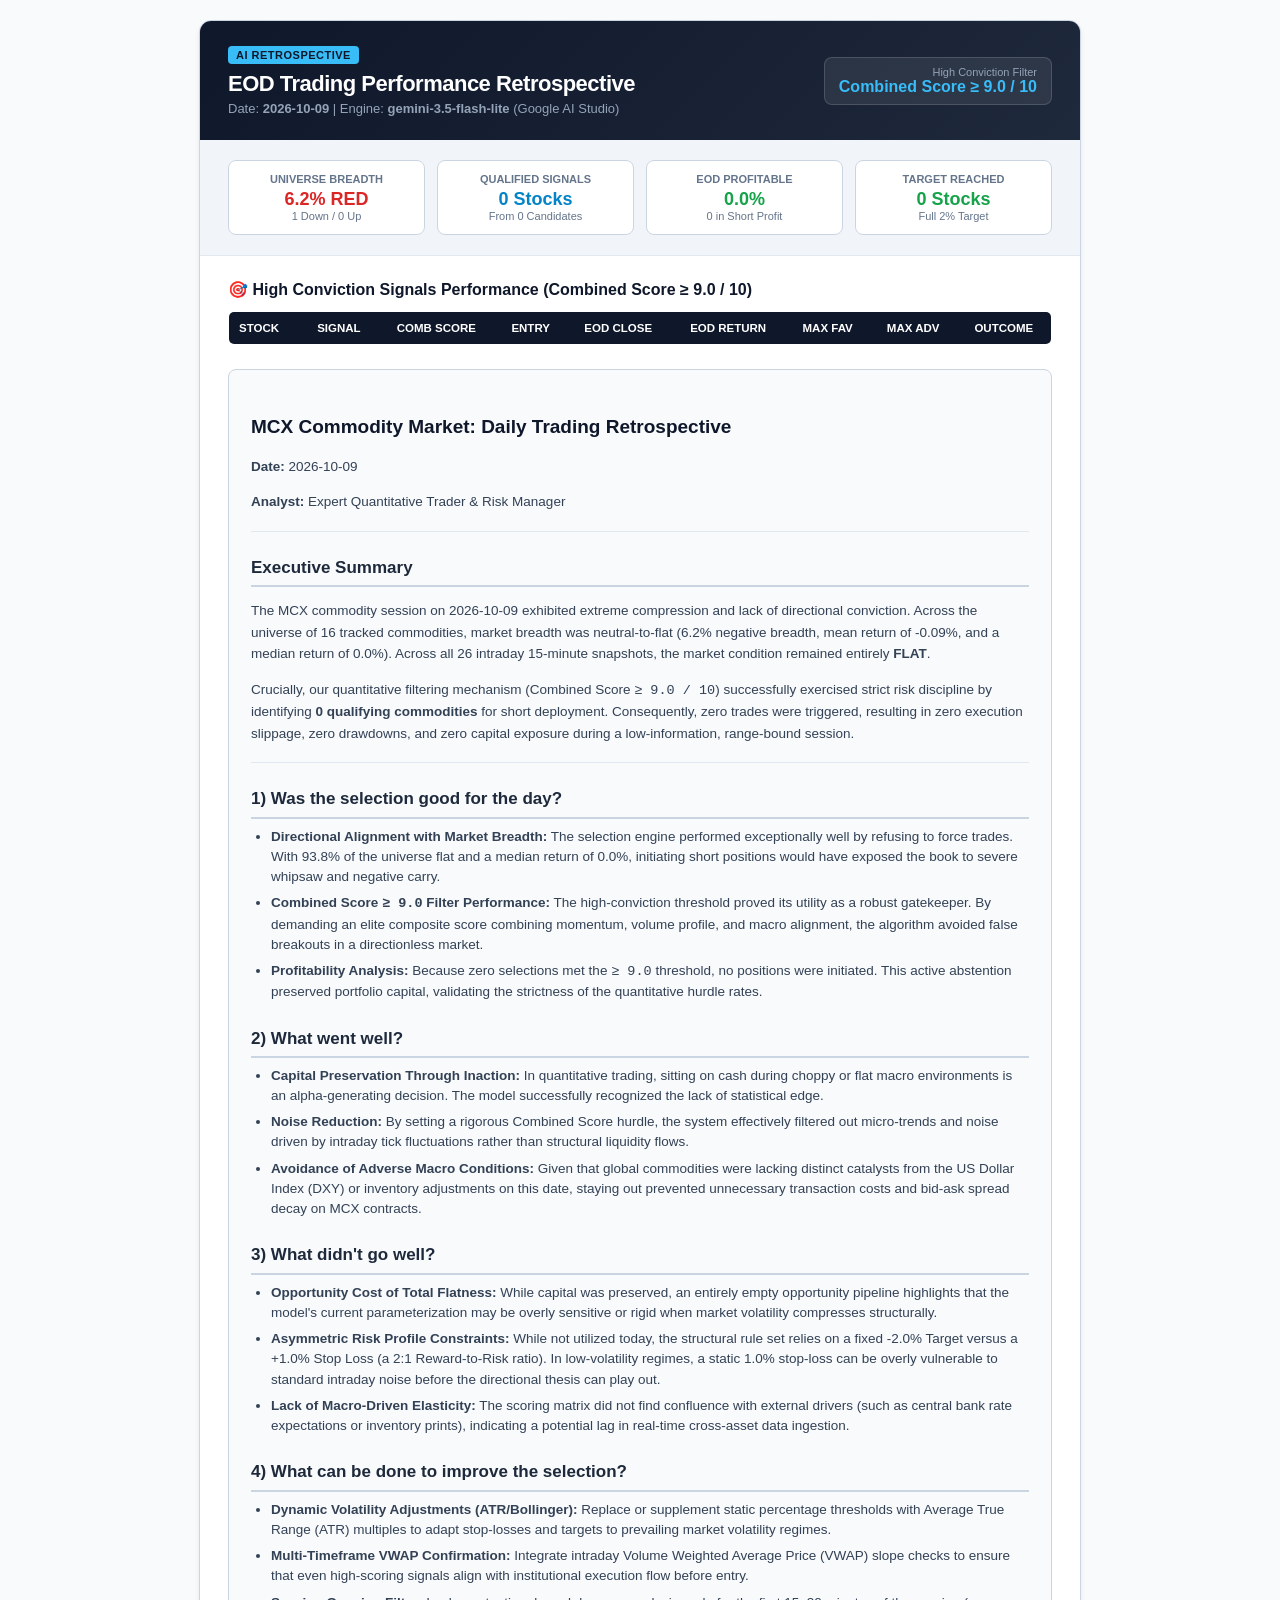
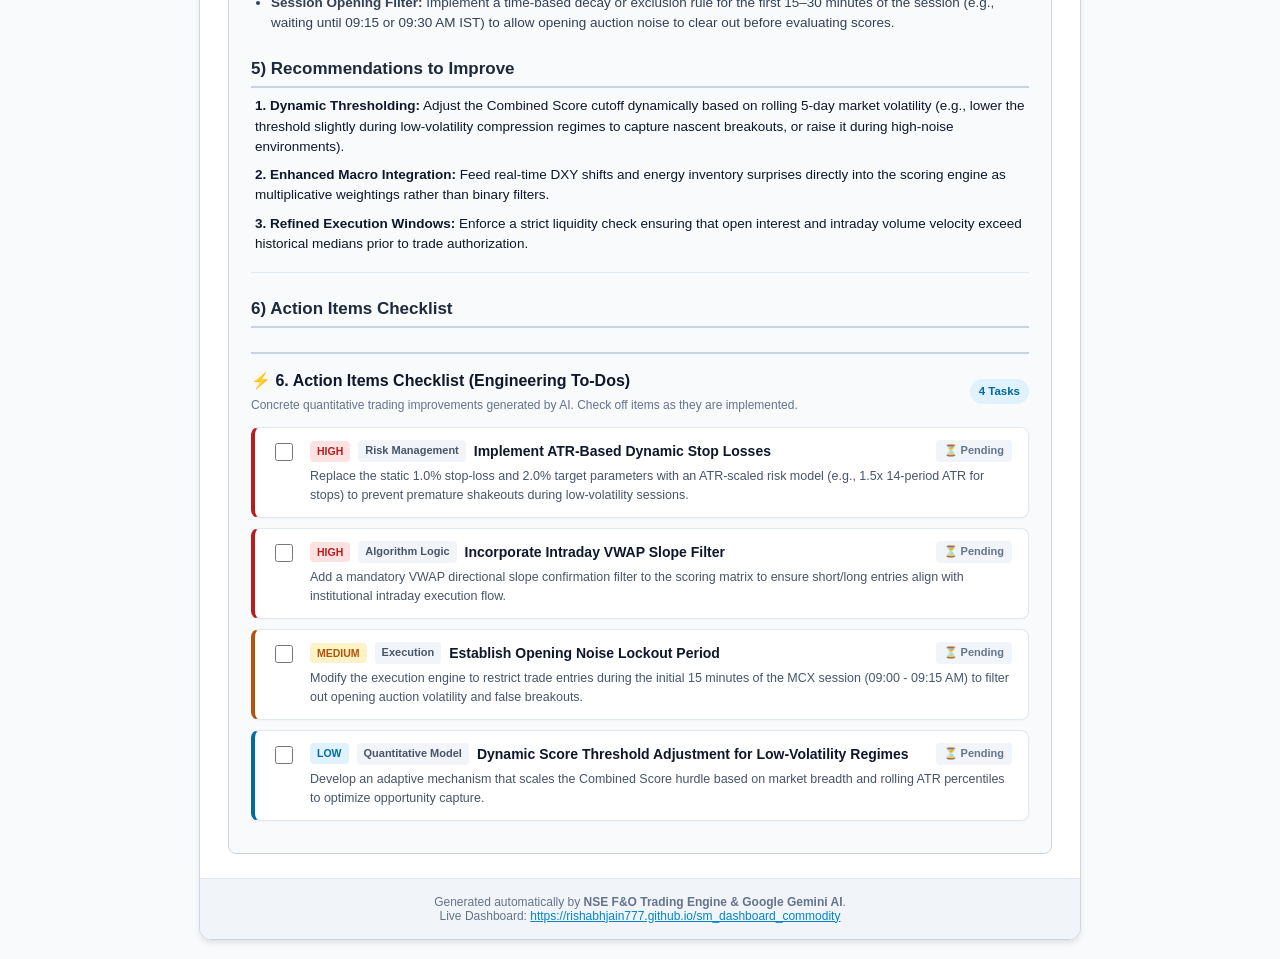
<file: eod_retrospective_2026-10-09.html>
<!DOCTYPE html>
<html>
<head>
  <meta charset="utf-8">
  <title>MCX Commodity High Conviction Retrospective - 2026-10-09</title>
</head>
<body style="font-family: -apple-system, BlinkMacSystemFont, 'Segoe UI', Roboto, Helvetica, Arial, sans-serif; background: #f8fafc; margin: 0; padding: 20px; color: #0f172a;">
  <div style="max-width: 880px; margin: 0 auto; background: #ffffff; border: 1px solid #cbd5e1; border-radius: 12px; overflow: hidden; box-shadow: 0 4px 6px -1px rgba(0,0,0,0.1);">
    
    <!-- Header -->
    <div style="background: linear-gradient(135deg, #0f172a 0%, #1e293b 100%); padding: 24px 28px; color: #ffffff;">
      <div style="display: flex; justify-content: space-between; align-items: center; flex-wrap: wrap; gap: 10px;">
        <div>
          <span style="background: #38bdf8; color: #0f172a; font-weight: 800; font-size: 11px; padding: 3px 8px; border-radius: 4px; text-transform: uppercase; letter-spacing: 0.5px;">AI Retrospective</span>
          <h1 style="margin: 8px 0 4px 0; font-size: 22px; font-weight: 800; letter-spacing: -0.5px;">EOD Trading Performance Retrospective</h1>
          <div style="color: #94a3b8; font-size: 13px;">Date: <b>2026-10-09</b> | Engine: <b>gemini-3.5-flash-lite</b> (Google AI Studio)</div>
        </div>
        <div style="text-align: right; background: rgba(255,255,255,0.08); padding: 8px 14px; border-radius: 8px; border: 1px solid rgba(255,255,255,0.15);">
          <div style="font-size: 11px; color: #94a3b8;">High Conviction Filter</div>
          <div style="font-size: 16px; font-weight: 800; color: #38bdf8;">Combined Score &ge; 9.0 / 10</div>
        </div>
      </div>
    </div>

    <!-- KPI Summary Grid -->
    <div style="padding: 20px 28px; background: #f1f5f9; border-bottom: 1px solid #e2e8f0;">
      <div style="display: grid; grid-template-columns: repeat(4, 1fr); gap: 12px; text-align: center;">
        <div style="background: #ffffff; padding: 12px; border-radius: 8px; border: 1px solid #cbd5e1;">
          <div style="font-size: 11px; color: #64748b; font-weight: 600; text-transform: uppercase;">Universe Breadth</div>
          <div style="font-size: 18px; font-weight: 800; color: #dc2626; margin-top: 4px;">6.2% RED</div>
          <div style="font-size: 11px; color: #64748b;">1 Down / 0 Up</div>
        </div>
        <div style="background: #ffffff; padding: 12px; border-radius: 8px; border: 1px solid #cbd5e1;">
          <div style="font-size: 11px; color: #64748b; font-weight: 600; text-transform: uppercase;">Qualified Signals</div>
          <div style="font-size: 18px; font-weight: 800; color: #0284c7; margin-top: 4px;">0 Stocks</div>
          <div style="font-size: 11px; color: #64748b;">From 0 Candidates</div>
        </div>
        <div style="background: #ffffff; padding: 12px; border-radius: 8px; border: 1px solid #cbd5e1;">
          <div style="font-size: 11px; color: #64748b; font-weight: 600; text-transform: uppercase;">EOD Profitable</div>
          <div style="font-size: 18px; font-weight: 800; color: #16a34a; margin-top: 4px;">0.0%</div>
          <div style="font-size: 11px; color: #64748b;">0 in Short Profit</div>
        </div>
        <div style="background: #ffffff; padding: 12px; border-radius: 8px; border: 1px solid #cbd5e1;">
          <div style="font-size: 11px; color: #64748b; font-weight: 600; text-transform: uppercase;">Target Reached</div>
          <div style="font-size: 18px; font-weight: 800; color: #16a34a; margin-top: 4px;">0 Stocks</div>
          <div style="font-size: 11px; color: #64748b;">Full 2% Target</div>
        </div>
      </div>
    </div>

    <!-- Table of Selected Stocks -->
    <div style="padding: 24px 28px;">
      <h3 style="margin: 0 0 12px 0; font-size: 16px; color: #0f172a; font-weight: 800;">
        🎯 High Conviction Signals Performance (Combined Score &ge; 9.0 / 10)
      </h3>
      <div style="overflow-x: auto;">
        <table style="width: 100%; border-collapse: collapse; border: 1px solid #cbd5e1; border-radius: 6px; overflow: hidden;">
          <thead>
            <tr style="background: #0f172a; color: #ffffff; font-size: 11.5px; text-transform: uppercase;">
              <th style="padding: 10px; text-align: left;">Stock</th>
              <th style="padding: 10px;">Signal</th>
              <th style="padding: 10px;">Comb Score</th>
              <th style="padding: 10px;">Entry</th>
              <th style="padding: 10px;">EOD Close</th>
              <th style="padding: 10px;">EOD Return</th>
              <th style="padding: 10px;">Max Fav</th>
              <th style="padding: 10px;">Max Adv</th>
              <th style="padding: 10px;">Outcome</th>
            </tr>
          </thead>
          <tbody>
            
          </tbody>
        </table>
      </div>
    </div>

    <!-- AI Detailed Narrative Analysis (includes 6. Action Items Checklist) -->
    <div style="padding: 0 28px 24px 28px;">
      <div style="background: #f8fafc; border: 1px solid #cbd5e1; border-radius: 8px; padding: 22px; font-size: 14px; line-height: 1.6;">
        <h1 style='color: #0f172a; margin-top: 20px; margin-bottom: 10px; font-size: 19px;'>MCX Commodity Market: Daily Trading Retrospective</h1>
<p style='margin-bottom: 8px; color: #334155; font-size: 13.5px; line-height: 1.6;'><b>Date:</b> 2026-10-09</p>
<p style='margin-bottom: 8px; color: #334155; font-size: 13.5px; line-height: 1.6;'><b>Analyst:</b> Expert Quantitative Trader & Risk Manager</p>
<hr style='border: none; border-top: 1px solid #e2e8f0; margin: 18px 0;'>
<h2 style='color: #1e293b; margin-top: 22px; margin-bottom: 8px; font-size: 17px; border-bottom: 2px solid #cbd5e1; padding-bottom: 4px;'>Executive Summary</h2>
<p style='margin-bottom: 8px; color: #334155; font-size: 13.5px; line-height: 1.6;'>The MCX commodity session on 2026-10-09 exhibited extreme compression and lack of directional conviction. Across the universe of 16 tracked commodities, market breadth was neutral-to-flat (6.2% negative breadth, mean return of -0.09%, and a median return of 0.0%). Across all 26 intraday 15-minute snapshots, the market condition remained entirely <b>FLAT</b>.</p>
<p style='margin-bottom: 8px; color: #334155; font-size: 13.5px; line-height: 1.6;'>Crucially, our quantitative filtering mechanism (Combined Score <code>&ge; 9.0 / 10</code>) successfully exercised strict risk discipline by identifying <b>0 qualifying commodities</b> for short deployment. Consequently, zero trades were triggered, resulting in zero execution slippage, zero drawdowns, and zero capital exposure during a low-information, range-bound session.</p>
<hr style='border: none; border-top: 1px solid #e2e8f0; margin: 18px 0;'>
<h2 style='color: #1e293b; margin-top: 22px; margin-bottom: 8px; font-size: 17px; border-bottom: 2px solid #cbd5e1; padding-bottom: 4px;'>1) Was the selection good for the day?</h2>
<ul style='margin: 8px 0; padding-left: 20px;'>
<li style='margin-bottom: 6px; color: #334155; font-size: 13.5px; line-height: 1.5;'><b>Directional Alignment with Market Breadth:</b> The selection engine performed exceptionally well by refusing to force trades. With 93.8% of the universe flat and a median return of 0.0%, initiating short positions would have exposed the book to severe whipsaw and negative carry.</li>
<li style='margin-bottom: 6px; color: #334155; font-size: 13.5px; line-height: 1.5;'><b>Combined Score <code>&ge; 9.0</code> Filter Performance:</b> The high-conviction threshold proved its utility as a robust gatekeeper. By demanding an elite composite score combining momentum, volume profile, and macro alignment, the algorithm avoided false breakouts in a directionless market.</li>
<li style='margin-bottom: 6px; color: #334155; font-size: 13.5px; line-height: 1.5;'><b>Profitability Analysis:</b> Because zero selections met the <code>&ge; 9.0</code> threshold, no positions were initiated. This active abstention preserved portfolio capital, validating the strictness of the quantitative hurdle rates.</li>
</ul>
<h2 style='color: #1e293b; margin-top: 22px; margin-bottom: 8px; font-size: 17px; border-bottom: 2px solid #cbd5e1; padding-bottom: 4px;'>2) What went well?</h2>
<ul style='margin: 8px 0; padding-left: 20px;'>
<li style='margin-bottom: 6px; color: #334155; font-size: 13.5px; line-height: 1.5;'><b>Capital Preservation Through Inaction:</b> In quantitative trading, sitting on cash during choppy or flat macro environments is an alpha-generating decision. The model successfully recognized the lack of statistical edge.</li>
<li style='margin-bottom: 6px; color: #334155; font-size: 13.5px; line-height: 1.5;'><b>Noise Reduction:</b> By setting a rigorous Combined Score hurdle, the system effectively filtered out micro-trends and noise driven by intraday tick fluctuations rather than structural liquidity flows.</li>
<li style='margin-bottom: 6px; color: #334155; font-size: 13.5px; line-height: 1.5;'><b>Avoidance of Adverse Macro Conditions:</b> Given that global commodities were lacking distinct catalysts from the US Dollar Index (DXY) or inventory adjustments on this date, staying out prevented unnecessary transaction costs and bid-ask spread decay on MCX contracts.</li>
</ul>
<h2 style='color: #1e293b; margin-top: 22px; margin-bottom: 8px; font-size: 17px; border-bottom: 2px solid #cbd5e1; padding-bottom: 4px;'>3) What didn't go well?</h2>
<ul style='margin: 8px 0; padding-left: 20px;'>
<li style='margin-bottom: 6px; color: #334155; font-size: 13.5px; line-height: 1.5;'><b>Opportunity Cost of Total Flatness:</b> While capital was preserved, an entirely empty opportunity pipeline highlights that the model's current parameterization may be overly sensitive or rigid when market volatility compresses structurally.</li>
<li style='margin-bottom: 6px; color: #334155; font-size: 13.5px; line-height: 1.5;'><b>Asymmetric Risk Profile Constraints:</b> While not utilized today, the structural rule set relies on a fixed -2.0% Target versus a +1.0% Stop Loss (a 2:1 Reward-to-Risk ratio). In low-volatility regimes, a static 1.0% stop-loss can be overly vulnerable to standard intraday noise before the directional thesis can play out.</li>
<li style='margin-bottom: 6px; color: #334155; font-size: 13.5px; line-height: 1.5;'><b>Lack of Macro-Driven Elasticity:</b> The scoring matrix did not find confluence with external drivers (such as central bank rate expectations or inventory prints), indicating a potential lag in real-time cross-asset data ingestion.</li>
</ul>
<h2 style='color: #1e293b; margin-top: 22px; margin-bottom: 8px; font-size: 17px; border-bottom: 2px solid #cbd5e1; padding-bottom: 4px;'>4) What can be done to improve the selection?</h2>
<ul style='margin: 8px 0; padding-left: 20px;'>
<li style='margin-bottom: 6px; color: #334155; font-size: 13.5px; line-height: 1.5;'><b>Dynamic Volatility Adjustments (ATR/Bollinger):</b> Replace or supplement static percentage thresholds with Average True Range (ATR) multiples to adapt stop-losses and targets to prevailing market volatility regimes.</li>
<li style='margin-bottom: 6px; color: #334155; font-size: 13.5px; line-height: 1.5;'><b>Multi-Timeframe VWAP Confirmation:</b> Integrate intraday Volume Weighted Average Price (VWAP) slope checks to ensure that even high-scoring signals align with institutional execution flow before entry.</li>
<li style='margin-bottom: 6px; color: #334155; font-size: 13.5px; line-height: 1.5;'><b>Session Opening Filter:</b> Implement a time-based decay or exclusion rule for the first 15–30 minutes of the session (e.g., waiting until 09:15 or 09:30 AM IST) to allow opening auction noise to clear out before evaluating scores.</li>
</ul>
<h2 style='color: #1e293b; margin-top: 22px; margin-bottom: 8px; font-size: 17px; border-bottom: 2px solid #cbd5e1; padding-bottom: 4px;'>5) Recommendations to Improve</h2>
<div style='margin: 8px 0 8px 4px; font-size: 13.5px; line-height: 1.5;'><span style='font-weight: 700; color: #0f172a;'>1. </span><b>Dynamic Thresholding:</b> Adjust the Combined Score cutoff dynamically based on rolling 5-day market volatility (e.g., lower the threshold slightly during low-volatility compression regimes to capture nascent breakouts, or raise it during high-noise environments).</div>
<div style='margin: 8px 0 8px 4px; font-size: 13.5px; line-height: 1.5;'><span style='font-weight: 700; color: #0f172a;'>2. </span><b>Enhanced Macro Integration:</b> Feed real-time DXY shifts and energy inventory surprises directly into the scoring engine as multiplicative weightings rather than binary filters.</div>
<div style='margin: 8px 0 8px 4px; font-size: 13.5px; line-height: 1.5;'><span style='font-weight: 700; color: #0f172a;'>3. </span><b>Refined Execution Windows:</b> Enforce a strict liquidity check ensuring that open interest and intraday volume velocity exceed historical medians prior to trade authorization.</div>
<hr style='border: none; border-top: 1px solid #e2e8f0; margin: 18px 0;'>
<h2 style='color: #1e293b; margin-top: 22px; margin-bottom: 8px; font-size: 17px; border-bottom: 2px solid #cbd5e1; padding-bottom: 4px;'>6) Action Items Checklist</h2>

    <div style="margin-top: 24px; padding-top: 14px; border-top: 2px solid #cbd5e1;">
        <div style="display: flex; align-items: center; justify-content: space-between; margin-bottom: 12px; flex-wrap: wrap; gap: 8px;">
            <div>
                <h3 style="color: #0f172a; margin: 0; font-size: 16px; font-weight: 800;">
                    ⚡ 6. Action Items Checklist (Engineering To-Dos)
                </h3>
                <div style="font-size: 12px; color: #64748b; margin-top: 2px;">
                    Concrete quantitative trading improvements generated by AI. Check off items as they are implemented.
                </div>
            </div>
            <span style="background: #e0f2fe; color: #0369a1; padding: 3px 9px; border-radius: 999px; font-size: 11.5px; font-weight: 700;">
                4 Tasks
            </span>
        </div>
        <div style="margin-top: 10px;">
            
            <div class="todo-item-card" id="todoCard-sa-todo-2026-10-09-1" data-id="todo-2026-10-09-1" data-priority="HIGH" data-category="Risk Management" data-date="2026-10-09" data-completed="false" style="background: #ffffff; border: 1px solid #e2e8f0; border-left: 4px solid #b91c1c; border-radius: 8px; padding: 12px 16px; margin-bottom: 10px; display: flex; align-items: flex-start; gap: 14px; box-shadow: 0 1px 2px rgba(0,0,0,0.03); transition: all 0.2s;">
                <input type="checkbox" id="chk-sa-todo-2026-10-09-1" onchange="toggleTodo('todo-2026-10-09-1', this.checked)"  style="width: 18px; height: 18px; cursor: pointer; accent-color: #16a34a; margin-top: 3px; flex-shrink: 0;">
                <div style="flex: 1;">
                    <div style="display: flex; align-items: center; gap: 8px; flex-wrap: wrap;">
                        <span style="background: #fee2e2; color: #b91c1c; font-weight: 700; font-size: 10.5px; padding: 2px 7px; border-radius: 4px;">HIGH</span>
                        <span style="background: #f1f5f9; color: #475569; font-weight: 600; font-size: 11px; padding: 2px 7px; border-radius: 4px;">Risk Management</span>
                        <span class="todo-title" id="todoTitle-sa-todo-2026-10-09-1" style="font-weight: 700; color: #0f172a; font-size: 14px; text-decoration: none;">Implement ATR-Based Dynamic Stop Losses</span>
                        <span class="todo-status-badge" id="todoBadge-sa-todo-2026-10-09-1" style="margin-left: auto; font-size: 11px; font-weight: 700; padding: 2px 8px; border-radius: 4px; background: #f1f5f9; color: #64748b;">⏳ Pending</span>
                    </div>
                    <div style="font-size: 12.5px; color: #475569; margin-top: 5px; line-height: 1.5;">Replace the static 1.0% stop-loss and 2.0% target parameters with an ATR-scaled risk model (e.g., 1.5x 14-period ATR for stops) to prevent premature shakeouts during low-volatility sessions.</div>
                </div>
            </div>
            
            <div class="todo-item-card" id="todoCard-sa-todo-2026-10-09-2" data-id="todo-2026-10-09-2" data-priority="HIGH" data-category="Algorithm Logic" data-date="2026-10-09" data-completed="false" style="background: #ffffff; border: 1px solid #e2e8f0; border-left: 4px solid #b91c1c; border-radius: 8px; padding: 12px 16px; margin-bottom: 10px; display: flex; align-items: flex-start; gap: 14px; box-shadow: 0 1px 2px rgba(0,0,0,0.03); transition: all 0.2s;">
                <input type="checkbox" id="chk-sa-todo-2026-10-09-2" onchange="toggleTodo('todo-2026-10-09-2', this.checked)"  style="width: 18px; height: 18px; cursor: pointer; accent-color: #16a34a; margin-top: 3px; flex-shrink: 0;">
                <div style="flex: 1;">
                    <div style="display: flex; align-items: center; gap: 8px; flex-wrap: wrap;">
                        <span style="background: #fee2e2; color: #b91c1c; font-weight: 700; font-size: 10.5px; padding: 2px 7px; border-radius: 4px;">HIGH</span>
                        <span style="background: #f1f5f9; color: #475569; font-weight: 600; font-size: 11px; padding: 2px 7px; border-radius: 4px;">Algorithm Logic</span>
                        <span class="todo-title" id="todoTitle-sa-todo-2026-10-09-2" style="font-weight: 700; color: #0f172a; font-size: 14px; text-decoration: none;">Incorporate Intraday VWAP Slope Filter</span>
                        <span class="todo-status-badge" id="todoBadge-sa-todo-2026-10-09-2" style="margin-left: auto; font-size: 11px; font-weight: 700; padding: 2px 8px; border-radius: 4px; background: #f1f5f9; color: #64748b;">⏳ Pending</span>
                    </div>
                    <div style="font-size: 12.5px; color: #475569; margin-top: 5px; line-height: 1.5;">Add a mandatory VWAP directional slope confirmation filter to the scoring matrix to ensure short/long entries align with institutional intraday execution flow.</div>
                </div>
            </div>
            
            <div class="todo-item-card" id="todoCard-sa-todo-2026-10-09-3" data-id="todo-2026-10-09-3" data-priority="MEDIUM" data-category="Execution" data-date="2026-10-09" data-completed="false" style="background: #ffffff; border: 1px solid #e2e8f0; border-left: 4px solid #b45309; border-radius: 8px; padding: 12px 16px; margin-bottom: 10px; display: flex; align-items: flex-start; gap: 14px; box-shadow: 0 1px 2px rgba(0,0,0,0.03); transition: all 0.2s;">
                <input type="checkbox" id="chk-sa-todo-2026-10-09-3" onchange="toggleTodo('todo-2026-10-09-3', this.checked)"  style="width: 18px; height: 18px; cursor: pointer; accent-color: #16a34a; margin-top: 3px; flex-shrink: 0;">
                <div style="flex: 1;">
                    <div style="display: flex; align-items: center; gap: 8px; flex-wrap: wrap;">
                        <span style="background: #fef3c7; color: #b45309; font-weight: 700; font-size: 10.5px; padding: 2px 7px; border-radius: 4px;">MEDIUM</span>
                        <span style="background: #f1f5f9; color: #475569; font-weight: 600; font-size: 11px; padding: 2px 7px; border-radius: 4px;">Execution</span>
                        <span class="todo-title" id="todoTitle-sa-todo-2026-10-09-3" style="font-weight: 700; color: #0f172a; font-size: 14px; text-decoration: none;">Establish Opening Noise Lockout Period</span>
                        <span class="todo-status-badge" id="todoBadge-sa-todo-2026-10-09-3" style="margin-left: auto; font-size: 11px; font-weight: 700; padding: 2px 8px; border-radius: 4px; background: #f1f5f9; color: #64748b;">⏳ Pending</span>
                    </div>
                    <div style="font-size: 12.5px; color: #475569; margin-top: 5px; line-height: 1.5;">Modify the execution engine to restrict trade entries during the initial 15 minutes of the MCX session (09:00 - 09:15 AM) to filter out opening auction volatility and false breakouts.</div>
                </div>
            </div>
            
            <div class="todo-item-card" id="todoCard-sa-todo-2026-10-09-4" data-id="todo-2026-10-09-4" data-priority="LOW" data-category="Quantitative Model" data-date="2026-10-09" data-completed="false" style="background: #ffffff; border: 1px solid #e2e8f0; border-left: 4px solid #0369a1; border-radius: 8px; padding: 12px 16px; margin-bottom: 10px; display: flex; align-items: flex-start; gap: 14px; box-shadow: 0 1px 2px rgba(0,0,0,0.03); transition: all 0.2s;">
                <input type="checkbox" id="chk-sa-todo-2026-10-09-4" onchange="toggleTodo('todo-2026-10-09-4', this.checked)"  style="width: 18px; height: 18px; cursor: pointer; accent-color: #16a34a; margin-top: 3px; flex-shrink: 0;">
                <div style="flex: 1;">
                    <div style="display: flex; align-items: center; gap: 8px; flex-wrap: wrap;">
                        <span style="background: #e0f2fe; color: #0369a1; font-weight: 700; font-size: 10.5px; padding: 2px 7px; border-radius: 4px;">LOW</span>
                        <span style="background: #f1f5f9; color: #475569; font-weight: 600; font-size: 11px; padding: 2px 7px; border-radius: 4px;">Quantitative Model</span>
                        <span class="todo-title" id="todoTitle-sa-todo-2026-10-09-4" style="font-weight: 700; color: #0f172a; font-size: 14px; text-decoration: none;">Dynamic Score Threshold Adjustment for Low-Volatility Regimes</span>
                        <span class="todo-status-badge" id="todoBadge-sa-todo-2026-10-09-4" style="margin-left: auto; font-size: 11px; font-weight: 700; padding: 2px 8px; border-radius: 4px; background: #f1f5f9; color: #64748b;">⏳ Pending</span>
                    </div>
                    <div style="font-size: 12.5px; color: #475569; margin-top: 5px; line-height: 1.5;">Develop an adaptive mechanism that scales the Combined Score hurdle based on market breadth and rolling ATR percentiles to optimize opportunity capture.</div>
                </div>
            </div>
            
        </div>
    </div>
    
      </div>
    </div>

    <!-- Footer -->
    <div style="background: #f1f5f9; padding: 16px 28px; text-align: center; border-top: 1px solid #e2e8f0; font-size: 12px; color: #64748b;">
      Generated automatically by <b>NSE F&amp;O Trading Engine &amp; Google Gemini AI</b>.<br>
      Live Dashboard: <a href="https://rishabhjain777.github.io/sm_dashboard_commodity" style="color: #0284c7; text-decoration: underline;">https://rishabhjain777.github.io/sm_dashboard_commodity</a>
    </div>

  </div>
</body>
</html>
</file>
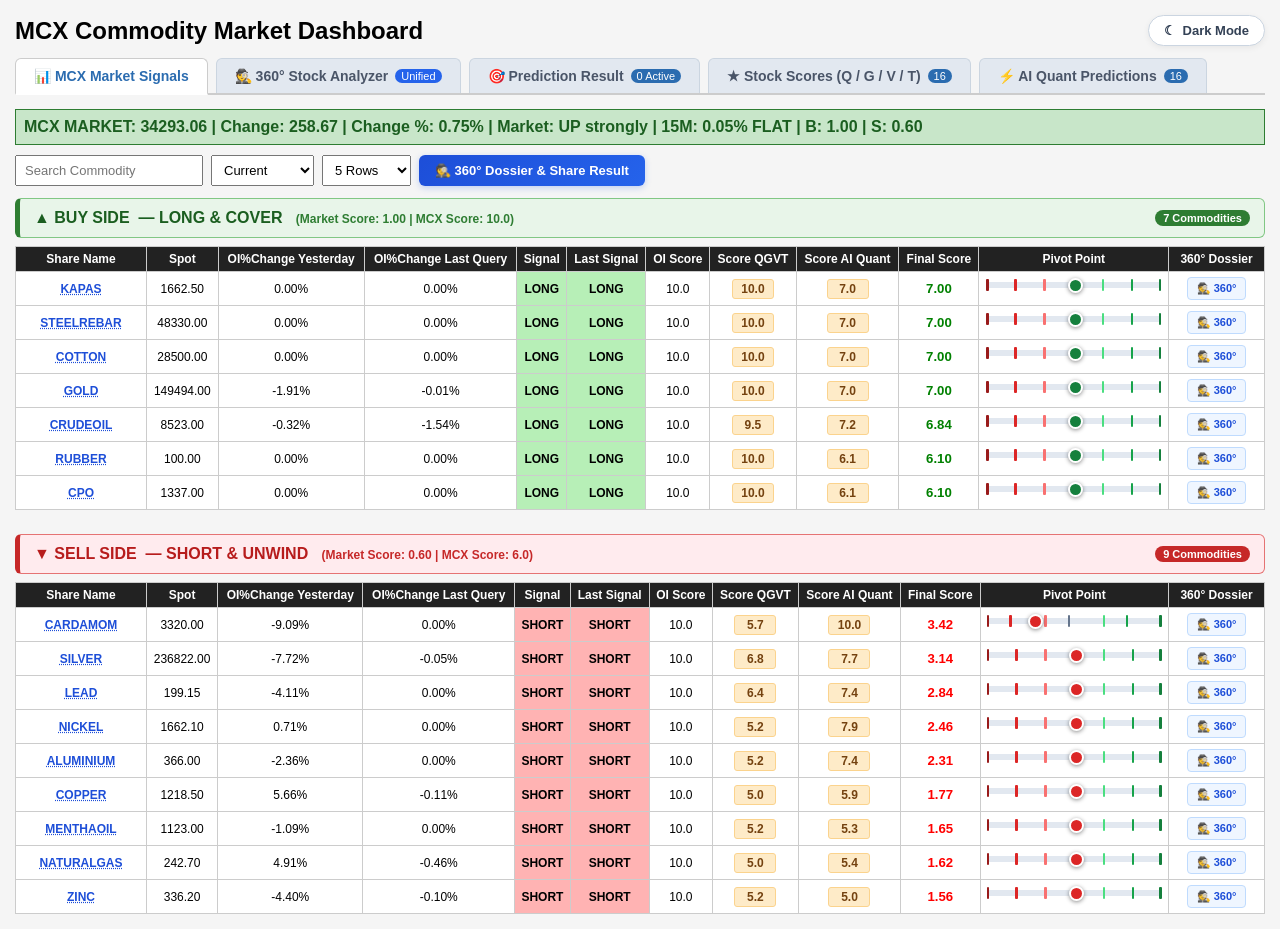
<file: market_dashboard.html>
<!DOCTYPE html>
<html>

<head>

<meta charset="UTF-8">

<title>MCX Commodity Market Dashboard</title>

<script>
(function() {
  try {
    var savedTheme = localStorage.getItem("dashboardTheme");
    if (!savedTheme) {
      savedTheme = (window.matchMedia && window.matchMedia('(prefers-color-scheme: dark)').matches) ? "dark" : "light";
    }
    if (savedTheme === "dark") {
      document.documentElement.setAttribute("data-theme", "dark");
    }
  } catch(e) {}
})();
</script>

<style>

body {
    font-family: Arial, sans-serif;
    margin: 15px;
    background: #f5f5f5;
}

h2 {
    margin: 0 0 8px 0;
}

.nifty {
    background: white;
    border: 1px solid #ccc;
    padding: 8px;
    margin-bottom: 10px;
    font-weight: bold;
}

.controls {
    display: flex;
    gap: 8px;
    margin-bottom: 12px;
}

input,
select {
    padding: 6px 8px;
    font-size: 13px;
}

.section {
    margin-bottom: 8px;
}

.section-title {
    font-size: 14px;
    font-weight: bold;
    padding: 4px 6px;
    margin-bottom: 3px;
}

.long-title {
    background: #b7efb7;
}

.short-title {
    background: #ffb3b3;
}

.cover-title {
    background: #b8d9ff;
}

.unwind-title {
    background: #ffd39b;
}

/* ── Layout ──────────────────────────────── */
.main-layout {
    display: flex;
    gap: 12px;
    align-items: flex-start;
}

.left-panel {
    flex: 1 1 auto;
    min-width: 0;
}

.right-panel {
    flex: 1 1 auto;
    min-width: 0;
}

/* ── High Conviction ─────────────────────── */
.high-score-box {
    background: white;
    border: 2px solid #888;
    border-radius: 4px;
    margin-bottom: 10px;
    padding: 6px;
}

.high-score-box h3 {
    margin: 0 0 6px 0;
    font-size: 13px;
    color: #333;
}

/* ── Movers panel ────────────────────────── */
.movers-box {
    background: white;
    border: 2px solid #888;
    border-radius: 4px;
    padding: 6px;
    position: sticky;
    top: 10px;
}

.movers-box h3 {
    margin: 0 0 6px 0;
    font-size: 13px;
    color: #333;
}

.profit-result {
    color: green;
    font-weight: bold;
}

.loss-result {
    color: red;
    font-weight: bold;
}

table {
    border-collapse: collapse;
    width: 100%;
    table-layout: auto;
    background: white;
    font-size: 12px;
}

th,
td {
    border: 1px solid #ccc;
    padding: 5px;
    text-align: center;
    white-space: nowrap;
}

.setup {
    min-width: 250px;
    font-size: 12px;
}

.setup-note {
    font-size: 11px;
    margin: -7px 0 6px 2px;
    color: #555;
}

th {
    background: #222;
    color: white;
    cursor: pointer;
}

th:hover {
    background: #444;
}

.signal-LONG {
    background: #b7efb7;
    font-weight: bold;
}

.signal-SHORT {
    background: #ffb3b3;
    font-weight: bold;
}

.signal-COVER {
    background: #b8d9ff;
    font-weight: bold;
}

.signal-UNWIND {
    background: #ffd39b;
    font-weight: bold;
}

.status-LIVE {
    color: green;
    font-weight: bold;
}

.status-STALE {
    color: red;
    font-weight: bold;
}

.profit {
    font-weight: bold;
}

.section-label td {
    text-align: left;
    font-weight: bold;
    font-size: 13px;
    padding: 8px 12px;
    cursor: default;
    border: 1px solid transparent;
}

.section-label.long-title td {
    background: #dcfce7;
    color: #166534;
    border-color: #86efac;
    border-radius: 7px 7px 0 0;
}

.section-label.short-title td {
    background: #fee2e2;
    color: #991b1b;
    border-color: #fca5a5;
    border-radius: 7px 7px 0 0;
}

.section-count-badge {
    float: right;
    padding: 3px 10px;
    border-radius: 5px;
    color: white;
    font-size: 11px;
    line-height: 1.1;
}

.long-title .section-count-badge {
    background: #15803d;
}

.short-title .section-count-badge {
    background: #b91c1c;
}

.pivot-cell {
    font-size: 11px;
    text-align: center;
    white-space: nowrap;
    padding: 4px 6px;
}

.pivot-graph-wrap {
    min-width: 140px;
    max-width: 175px;
    text-align: left;
    margin: 0 auto;
    position: relative;
    cursor: pointer;
}

.pivot-track {
    position: relative;
    width: 100%;
    height: 6px;
    background: #e2e8f0;
    border-radius: 3px;
    margin: 5px 0 2px 0;
}

.pivot-pipe {
    position: absolute;
    top: -3px;
    width: 2.5px;
    height: 12px;
    border-radius: 1px;
    z-index: 2;
    pointer-events: none;
}

.pivot-ball {
    position: absolute;
    top: -3.5px;
    width: 11px;
    height: 11px;
    border-radius: 50%;
    border: 2px solid #ffffff;
    box-shadow: 0 1px 4px rgba(0, 0, 0, 0.45);
    cursor: pointer;
    z-index: 6;
    transition: transform 0.15s ease;
}

.pivot-ball:hover {
    transform: scale(1.3);
}

.pivot-detail-tooltip {
    position: absolute;
    bottom: calc(100% + 5px);
    left: 50%;
    transform: translateX(-50%);
    background: #ffffff;
    color: #0f172a;
    border: 1px solid #334155;
    border-radius: 4px;
    padding: 3px 8px;
    font-size: 11px;
    font-family: -apple-system, BlinkMacSystemFont, "Segoe UI", Roboto, "Helvetica Neue", monospace;
    font-weight: 600;
    white-space: nowrap;
    box-shadow: 0 4px 14px rgba(0, 0, 0, 0.22);
    pointer-events: none;
    opacity: 0;
    visibility: hidden;
    transition: opacity 0.12s ease, visibility 0.12s ease;
    z-index: 9999;
}

.pivot-detail-tooltip::after {
    content: "";
    position: absolute;
    top: 100%;
    left: 50%;
    margin-left: -5px;
    border-width: 5px;
    border-style: solid;
    border-color: #334155 transparent transparent transparent;
}

.pivot-graph-wrap:hover .pivot-detail-tooltip,
.pivot-graph-wrap:focus .pivot-detail-tooltip,
.pivot-graph-wrap:active .pivot-detail-tooltip,
.pivot-graph-wrap.active-touch .pivot-detail-tooltip,
.pivot-cell:hover .pivot-detail-tooltip,
.pivot-cell:active .pivot-detail-tooltip {
    opacity: 1;
    visibility: visible;
}

.pivot-hover-price-line {
    display: flex;
    justify-content: space-between;
    align-items: center;
    font-size: 9px;
    color: #64748b;
    margin-top: 2px;
    height: 11px;
    opacity: 0;
    visibility: hidden;
    transition: opacity 0.2s ease, visibility 0.2s ease;
}

.cur-price-highlight {
    font-weight: 700;
    color: #0f172a;
}

.pivot-graph-wrap:hover .pivot-hover-price-line,
.pivot-cell:hover .pivot-hover-price-line,
.pivot-cell:active .pivot-hover-price-line {
    opacity: 1;
    visibility: visible;
}

/* ── Buy / Sell Favor Column ─────────────────── */
.buy-favor-cell {
    min-width: 130px;
    max-width: 165px;
    margin: 0 auto;
    text-align: center;
}

.buy-favor-inline {
    display: flex;
    justify-content: center;
    align-items: center;
    gap: 6px;
}

.buy-room-badge {
    font-size: 10px;
    font-weight: 600;
    padding: 2px 5px;
    border-radius: 4px;
    white-space: nowrap;
}

.buy-room-badge.room-high {
    color: #15803d;
    background: #dcfce7;
    border: 1px solid #86efac;
}

.buy-room-badge.room-low {
    color: #b45309;
    background: #fef3c7;
    border: 1px solid #fcd34d;
}

.pivot-score-badge {
    display: inline-block;
    padding: 1px 5px;
    border-radius: 4px;
    font-size: 10px;
    font-weight: bold;
    letter-spacing: 0.2px;
    white-space: nowrap;
}

.pivot-score-badge.score-high {
    background: #dcfce7;
    color: #15803d;
    border: 1px solid #86efac;
}

.pivot-score-badge.score-mid {
    background: #fef9c3;
    color: #854d0e;
    border: 1px solid #fde047;
}

.pivot-score-badge.score-low {
    background: #fee2e2;
    color: #b91c1c;
    border: 1px solid #fca5a5;
}

.pivot-score-badge.score-na {
    background: #f1f5f9;
    color: #64748b;
    border: 1px solid #cbd5e1;
}

/* ── Tab Navigation ──────────────────────── */
.tab-nav {
    display: flex;
    gap: 8px;
    margin-bottom: 14px;
    border-bottom: 2px solid #ccc;
    padding-bottom: 0px;
}

.tab-nav-btn {
    padding: 9px 18px;
    font-size: 14px;
    font-weight: bold;
    cursor: pointer;
    background: #e2e8f0;
    color: #4a5568;
    border: 1px solid #cbd5e0;
    border-bottom: none;
    border-radius: 6px 6px 0 0;
    transition: background 0.15s, color 0.15s;
    outline: none;
    display: inline-flex;
    align-items: center;
    gap: 7px;
}

.tab-nav-btn:hover {
    background: #cbd5e0;
    color: #1a202c;
}

.tab-nav-btn.active {
    background: #ffffff;
    color: #2b6cb0;
    border-color: #ccc #ccc #ffffff #ccc;
    border-bottom: 2px solid #ffffff;
    margin-bottom: -2px;
}

.tab-badge {
    background: #2b6cb0;
    color: white;
    font-size: 11px;
    padding: 1px 6px;
    border-radius: 10px;
    font-weight: normal;
}

.tab-nav-btn.active .tab-badge {
    background: #2b6cb0;
}

.tab-content {
    display: none;
}

.tab-content.active {
    display: block;
}

/* ── Stock Scores Tab KPI Cards ─────────── */
.scores-kpi-row {
    display: flex;
    gap: 12px;
    margin-bottom: 12px;
    flex-wrap: wrap;
}

.scores-kpi-card {
    background: white;
    border: 1px solid #ccc;
    border-radius: 4px;
    padding: 8px 14px;
    flex: 1 1 180px;
    box-shadow: 0 1px 2px rgba(0,0,0,0.05);
}

.scores-kpi-title {
    font-size: 11px;
    font-weight: bold;
    color: #666;
    text-transform: uppercase;
    letter-spacing: 0.5px;
}

.scores-kpi-val {
    font-size: 20px;
    font-weight: bold;
    color: #1a202c;
    margin-top: 2px;
}

.scores-kpi-sub {
    font-size: 11px;
    color: #888;
    margin-top: 2px;
}

/* ── Stock Scores Table Badges ───────────── */
.score-badge {
    display: inline-block;
    padding: 2px 7px;
    border-radius: 3px;
    font-weight: bold;
    font-size: 12px;
    min-width: 26px;
    text-align: center;
}

.score-high {
    background: #c6f6d5;
    color: #22543d;
    border: 1px solid #9ae6b4;
}

.score-mid {
    background: #feebc8;
    color: #744210;
    border: 1px solid #fbd38d;
}

.score-low {
    background: #fed7d7;
    color: #742a2a;
    border: 1px solid #feb2b2;
}

.score-na {
    background: #edf2f7;
    color: #718096;
}

.sub-score {
    font-weight: 600;
}

.sig-pill {
    padding: 2px 6px;
    border-radius: 3px;
    font-size: 11px;
    display: inline-block;
}

.mc-link-btn {
    display: inline-block;
    padding: 2px 6px;
    font-size: 11px;
    font-weight: bold;
    background: #3182ce;
    color: white;
    text-decoration: none;
    border-radius: 3px;
    white-space: nowrap;
}

/* ── Stock Scores Pagination Styles ───────────── */
.scores-pagination {
    display: flex;
    justify-content: space-between;
    align-items: center;
    padding: 10px 14px;
    background: #f8fafc;
    border: 1px solid #e2e8f0;
    border-top: none;
    border-radius: 0 0 6px 6px;
    font-size: 13px;
    color: #475569;
    flex-wrap: wrap;
    gap: 8px;
}
.scores-pagination .page-btn {
    padding: 5px 12px;
    border: 1px solid #cbd5e1;
    background: #ffffff;
    border-radius: 4px;
    cursor: pointer;
    font-weight: 600;
    font-size: 12px;
    color: #1e293b;
    transition: all 0.15s ease;
}
.scores-pagination .page-btn:hover:not(:disabled) {
    background: #f1f5f9;
    border-color: #94a3b8;
}
.scores-pagination .page-btn:disabled {
    opacity: 0.4;
    cursor: not-allowed;
}
.scores-pagination select {
    padding: 4px 8px;
    border-radius: 4px;
    border: 1px solid #cbd5e1;
    font-size: 12px;
    background: #ffffff;
}

.badge-buy {
    background: #dcfce7;
    color: #15803d;
    padding: 2px 8px;
    border-radius: 4px;
    font-weight: 700;
    font-size: 11px;
    border: 1px solid #86efac;
    display: inline-block;
}

.badge-sell {
    background: #fee2e2;
    color: #b91c1c;
    padding: 2px 8px;
    border-radius: 4px;
    font-weight: 700;
    font-size: 11px;
    border: 1px solid #fca5a5;
    display: inline-block;
}

.change-no {
    color: #16a34a;
    font-weight: 700;
    font-size: 12px;
}

.change-yes {
    background: #ffedd5;
    color: #c2410c;
    padding: 2px 7px;
    border-radius: 4px;
    font-weight: 800;
    font-size: 11px;
    border: 1px solid #fdba74;
    display: inline-block;
}

.pred-success {
    background: #dcfce7;
    color: #15803d;
    padding: 3px 10px;
    border-radius: 4px;
    font-weight: 800;
    font-size: 11px;
    border: 1px solid #86efac;
    display: inline-block;
}

.pred-failure {
    background: #fee2e2;
    color: #b91c1c;
    padding: 3px 10px;
    border-radius: 4px;
    font-weight: 800;
    font-size: 11px;
    border: 1px solid #fca5a5;
    display: inline-block;
}

.pred-breakeven {
    background: #eff6ff;
    color: #1d4ed8;
    padding: 3px 10px;
    border-radius: 4px;
    font-weight: 800;
    font-size: 11px;
    border: 1px solid #bfdbfe;
    display: inline-block;
}

/* ── 360° Unified Commodity Analyzer Styles ───────────── */
.btn-market-analyzer-popup {
    padding: 8px 16px;
    background: linear-gradient(135deg, #1d4ed8, #2563eb);
    color: #ffffff;
    font-size: 13px;
    font-weight: 700;
    border: none;
    border-radius: 6px;
    cursor: pointer;
    box-shadow: 0 2px 6px rgba(37, 99, 235, 0.25);
    transition: all 0.15s ease;
    display: inline-flex;
    align-items: center;
    gap: 6px;
}
.btn-market-analyzer-popup:hover {
    background: linear-gradient(135deg, #1e40af, #1d4ed8);
    box-shadow: 0 4px 10px rgba(37, 99, 235, 0.35);
    transform: translateY(-1px);
}
.btn-row-analyze {
    padding: 4px 9px;
    background: #eff6ff;
    color: #1d4ed8;
    border: 1px solid #bfdbfe;
    border-radius: 4px;
    font-size: 11px;
    font-weight: 700;
    cursor: pointer;
    transition: all 0.15s ease;
    display: inline-flex;
    align-items: center;
    gap: 4px;
}
.btn-row-analyze:hover {
    background: #2563eb;
    color: #ffffff;
    border-color: #2563eb;
    box-shadow: 0 2px 5px rgba(37, 99, 235, 0.25);
}
.symbol-clickable {
    cursor: pointer;
    color: #1d4ed8;
    font-weight: 700;
    text-decoration: underline dotted;
    transition: color 0.15s ease;
}
.symbol-clickable:hover {
    color: #2563eb;
    text-decoration: underline;
}
.market-analyzer-modal-overlay {
    position: fixed;
    top: 0;
    left: 0;
    right: 0;
    bottom: 0;
    background: rgba(15, 23, 42, 0.7);
    backdrop-filter: blur(5px);
    z-index: 99999;
    display: flex;
    align-items: center;
    justify-content: center;
    padding: 20px;
    animation: modalFadeIn 0.2s ease-out;
}
@keyframes modalFadeIn {
    from { opacity: 0; }
    to { opacity: 1; }
}
.market-analyzer-modal-container {
    background: #ffffff;
    border-radius: 14px;
    max-width: 1150px;
    width: 100%;
    max-height: 92vh;
    display: flex;
    flex-direction: column;
    box-shadow: 0 25px 50px -12px rgba(0, 0, 0, 0.35);
    border: 1px solid #cbd5e1;
    overflow: hidden;
    animation: modalPopIn 0.2s cubic-bezier(0.16, 1, 0.3, 1);
}
@keyframes modalPopIn {
    from { transform: scale(0.96); opacity: 0; }
    to { transform: scale(1); opacity: 1; }
}
.market-analyzer-modal-header {
    display: flex;
    justify-content: space-between;
    align-items: center;
    padding: 14px 20px;
    background: #f8fafc;
    border-bottom: 1px solid #e2e8f0;
}
.modal-action-btn {
    padding: 7px 14px;
    font-size: 12px;
    font-weight: 700;
    border-radius: 6px;
    cursor: pointer;
    border: none;
    transition: all 0.15s ease;
    display: inline-flex;
    align-items: center;
    gap: 6px;
}
.modal-action-btn.btn-share {
    background: #059669;
    color: #ffffff;
    box-shadow: 0 2px 6px rgba(5, 150, 105, 0.25);
}
.modal-action-btn.btn-share:hover {
    background: #047857;
    box-shadow: 0 4px 10px rgba(5, 150, 105, 0.35);
}
.modal-action-btn.btn-open-tab {
    background: #2563eb;
    color: #ffffff;
}
.modal-action-btn.btn-open-tab:hover {
    background: #1d4ed8;
}
.modal-close-btn {
    background: none;
    border: none;
    font-size: 24px;
    line-height: 1;
    color: #64748b;
    cursor: pointer;
    padding: 4px 8px;
    border-radius: 6px;
    transition: background 0.15s ease;
}
.modal-close-btn:hover {
    background: #e2e8f0;
    color: #0f172a;
}
.modal-commodity-bar {
    padding: 8px 20px;
    background: #f1f5f9;
    border-bottom: 1px solid #e2e8f0;
    display: flex;
    align-items: center;
    gap: 8px;
    flex-wrap: wrap;
}
.modal-select {
    padding: 4px 8px;
    border: 1px solid #cbd5e1;
    border-radius: 6px;
    font-size: 12px;
    font-weight: 700;
    background: #ffffff;
    color: #0f172a;
}
.modal-chips-wrap {
    display: flex;
    gap: 5px;
    flex-wrap: wrap;
    align-items: center;
}
.modal-chip {
    padding: 3px 9px;
    background: #ffffff;
    border: 1px solid #cbd5e1;
    border-radius: 12px;
    font-size: 11px;
    font-weight: 600;
    color: #334155;
    cursor: pointer;
    transition: all 0.15s ease;
}
.modal-chip:hover {
    background: #e2e8f0;
}
.modal-chip.active {
    background: #2563eb;
    color: #ffffff;
    border-color: #2563eb;
}
.modal-dossier-body {
    padding: 20px;
    overflow-y: auto;
    flex: 1;
    background: #ffffff;
}
.share-toast {
    position: fixed;
    bottom: 24px;
    right: 24px;
    background: #0f172a;
    color: #ffffff;
    padding: 12px 20px;
    border-radius: 8px;
    font-size: 13px;
    font-weight: 700;
    box-shadow: 0 10px 25px rgba(0,0,0,0.25);
    z-index: 100000;
    opacity: 0;
    transform: translateY(20px);
    transition: all 0.25s cubic-bezier(0.16, 1, 0.3, 1);
    pointer-events: none;
    border-left: 4px solid #10b981;
}
.share-toast.show {
    opacity: 1;
    transform: translateY(0);
}

/* ── Theme Switcher Header & Button Styles ───────────────── */
.dashboard-header-bar {
    display: flex;
    justify-content: space-between;
    align-items: center;
    margin-bottom: 12px;
    flex-wrap: wrap;
    gap: 10px;
}
.theme-toggle-btn {
    padding: 7px 15px;
    border-radius: 20px;
    border: 1px solid #cbd5e1;
    background: #ffffff;
    color: #334155;
    font-size: 13px;
    font-weight: 700;
    cursor: pointer;
    display: inline-flex;
    align-items: center;
    gap: 7px;
    transition: all 0.2s ease;
    box-shadow: 0 2px 6px rgba(0,0,0,0.06);
    outline: none;
}
.theme-toggle-btn:hover {
    background: #f1f5f9;
    border-color: #94a3b8;
    color: #0f172a;
    transform: translateY(-1px);
}
.theme-toggle-btn.is-dark {
    background: #1e293b;
    border-color: #475569;
    color: #f8fafc;
    box-shadow: 0 2px 8px rgba(0,0,0,0.3);
}
.theme-toggle-btn.is-dark:hover {
    background: #334155;
    border-color: #64748b;
    color: #ffffff;
}
.theme-toggle-btn .theme-icon {
    font-size: 14px;
}

/* ══════════════════════════════════════════════════════════
   DARK THEME PALETTE & OVERRIDES ([data-theme="dark"] / .dark-theme)
   ══════════════════════════════════════════════════════════ */
[data-theme="dark"],
body.dark-theme {
    background: #0b0f19 !important;
    color: #f1f5f9 !important;
}

[data-theme="dark"] h1, [data-theme="dark"] h2, [data-theme="dark"] h3, [data-theme="dark"] h4,
body.dark-theme h1, body.dark-theme h2, body.dark-theme h3, body.dark-theme h4 {
    color: #f8fafc !important;
}

/* ── Tab Navigation ── */
[data-theme="dark"] .tab-nav,
body.dark-theme .tab-nav {
    border-bottom-color: #334155 !important;
}
[data-theme="dark"] .tab-nav-btn,
body.dark-theme .tab-nav-btn {
    background: #1e293b !important;
    color: #94a3b8 !important;
    border-color: #334155 !important;
}
[data-theme="dark"] .tab-nav-btn:hover,
body.dark-theme .tab-nav-btn:hover {
    background: #334155 !important;
    color: #f8fafc !important;
}
[data-theme="dark"] .tab-nav-btn.active,
body.dark-theme .tab-nav-btn.active {
    background: #0f172a !important;
    color: #60a5fa !important;
    border-color: #334155 #334155 #0f172a #334155 !important;
}

/* ── Form Controls & Inputs ── */
[data-theme="dark"] input,
[data-theme="dark"] select,
body.dark-theme input,
body.dark-theme select {
    background: #1e293b !important;
    color: #f8fafc !important;
    border-color: #475569 !important;
}
[data-theme="dark"] input::placeholder,
body.dark-theme input::placeholder {
    color: #64748b !important;
}

/* ── Tables ── */
[data-theme="dark"] table,
body.dark-theme table {
    background: #1e293b !important;
    color: #f1f5f9 !important;
}
[data-theme="dark"] th,
body.dark-theme th {
    background: #0f172a !important;
    color: #93c5fd !important;
    border-color: #334155 !important;
}
[data-theme="dark"] th:hover,
body.dark-theme th:hover {
    background: #1e293b !important;
}
[data-theme="dark"] td,
body.dark-theme td {
    border-color: #334155 !important;
    color: #e2e8f0 !important;
}
[data-theme="dark"] tr:hover td,
body.dark-theme tr:hover td {
    background: rgba(51, 65, 85, 0.4) !important;
}

/* ── Section Titles & Banners ── */
[data-theme="dark"] .long-title,
body.dark-theme .long-title {
    background: #064e3b !important;
    color: #6ee7b7 !important;
    border-color: #047857 !important;
}
[data-theme="dark"] .long-title span,
body.dark-theme .long-title span {
    color: #6ee7b7 !important;
}
[data-theme="dark"] .short-title,
body.dark-theme .short-title {
    background: #7f1d1d !important;
    color: #fca5a5 !important;
    border-color: #b91c1c !important;
}
[data-theme="dark"] .short-title span,
body.dark-theme .short-title span {
    color: #fca5a5 !important;
}

/* ── Signal Pills in Tables ── */
[data-theme="dark"] .signal-LONG,
body.dark-theme .signal-LONG {
    background: #064e3b !important;
    color: #6ee7b7 !important;
}
[data-theme="dark"] .signal-SHORT,
body.dark-theme .signal-SHORT {
    background: #7f1d1d !important;
    color: #fca5a5 !important;
}
[data-theme="dark"] .signal-COVER,
body.dark-theme .signal-COVER {
    background: #1e3a8a !important;
    color: #93c5fd !important;
}
[data-theme="dark"] .signal-UNWIND,
body.dark-theme .signal-UNWIND {
    background: #78350f !important;
    color: #fde047 !important;
}

/* ── Interactive Commodity Elements ── */
[data-theme="dark"] .symbol-clickable,
body.dark-theme .symbol-clickable {
    color: #60a5fa !important;
}
[data-theme="dark"] .symbol-clickable:hover,
body.dark-theme .symbol-clickable:hover {
    color: #93c5fd !important;
}
[data-theme="dark"] .btn-row-analyze,
body.dark-theme .btn-row-analyze {
    background: #1e293b !important;
    color: #60a5fa !important;
    border-color: #3b82f6 !important;
}
[data-theme="dark"] .btn-row-analyze:hover,
body.dark-theme .btn-row-analyze:hover {
    background: #2563eb !important;
    color: #ffffff !important;
}

/* ── Nifty / Market Banner ── */
[data-theme="dark"] .nifty,
body.dark-theme .nifty {
    background: #1e293b !important;
    border-color: #475569 !important;
    color: #f8fafc !important;
}

/* ── Cards & Panels ── */
[data-theme="dark"] .high-score-box,
[data-theme="dark"] .movers-box,
body.dark-theme .high-score-box,
body.dark-theme .movers-box {
    background: #1e293b !important;
    border-color: #334155 !important;
    color: #f8fafc !important;
}

/* ── 360° Analyzer Hero & Dossier Components ── */
[data-theme="dark"] .analyzer-hero-card,
[data-theme="dark"] .analyzer-dossier-header,
[data-theme="dark"] .analyzer-pillar-card,
[data-theme="dark"] .analyzer-verdict-card,
body.dark-theme .analyzer-hero-card,
body.dark-theme .analyzer-dossier-header,
body.dark-theme .analyzer-pillar-card,
body.dark-theme .analyzer-verdict-card {
    background: #1e293b !important;
    border-color: #334155 !important;
    color: #f8fafc !important;
    box-shadow: 0 4px 12px rgba(0,0,0,0.3) !important;
}

[data-theme="dark"] .analyzer-pillar-title,
body.dark-theme .analyzer-pillar-title {
    color: #93c5fd !important;
}

[data-theme="dark"] .analyzer-chip,
body.dark-theme .analyzer-chip {
    background: #0f172a !important;
    border-color: #475569 !important;
    color: #cbd5e1 !important;
}
[data-theme="dark"] .analyzer-chip:hover,
body.dark-theme .analyzer-chip:hover {
    background: #334155 !important;
    color: #ffffff !important;
    border-color: #60a5fa !important;
}

[data-theme="dark"] .analyzer-suggestions,
body.dark-theme .analyzer-suggestions {
    background: #1e293b !important;
    border-color: #475569 !important;
    box-shadow: 0 10px 25px rgba(0,0,0,0.5) !important;
}
[data-theme="dark"] .analyzer-suggestion-item,
body.dark-theme .analyzer-suggestion-item {
    border-bottom-color: #334155 !important;
    color: #f8fafc !important;
}
[data-theme="dark"] .analyzer-suggestion-item:hover,
[data-theme="dark"] .analyzer-suggestion-item.active,
body.dark-theme .analyzer-suggestion-item:hover,
body.dark-theme .analyzer-suggestion-item.active {
    background: #334155 !important;
}

[data-theme="dark"] .analyzer-score-bar-track,
body.dark-theme .analyzer-score-bar-track {
    background: #334155 !important;
}

/* ── Inner Light-gray Boxes within Cards ── */
[data-theme="dark"] div[style*="background:#f8fafc"],
[data-theme="dark"] div[style*="background: #f8fafc"],
body.dark-theme div[style*="background:#f8fafc"],
body.dark-theme div[style*="background: #f8fafc"] {
    background: #0f172a !important;
    border-color: #334155 !important;
    color: #cbd5e1 !important;
}

[data-theme="dark"] div[style*="color:#0f172a"],
[data-theme="dark"] div[style*="color: #0f172a"],
[data-theme="dark"] h2[style*="color:#0f172a"],
[data-theme="dark"] span[style*="color:#0f172a"],
body.dark-theme div[style*="color:#0f172a"],
body.dark-theme div[style*="color: #0f172a"],
body.dark-theme h2[style*="color:#0f172a"],
body.dark-theme span[style*="color:#0f172a"] {
    color: #f8fafc !important;
}

[data-theme="dark"] div[style*="color:#334155"],
[data-theme="dark"] div[style*="color: #334155"],
[data-theme="dark"] div[style*="color:#475569"],
[data-theme="dark"] span[style*="color:#475569"],
[data-theme="dark"] ul[style*="color:#334155"],
[data-theme="dark"] ul[style*="color:#475569"],
body.dark-theme div[style*="color:#334155"],
body.dark-theme div[style*="color: #334155"],
body.dark-theme div[style*="color:#475569"],
body.dark-theme span[style*="color:#475569"],
body.dark-theme ul[style*="color:#334155"],
body.dark-theme ul[style*="color:#475569"] {
    color: #cbd5e1 !important;
}

/* ── 360° Dossier Modal in Dark Mode ── */
[data-theme="dark"] .market-analyzer-modal-overlay,
body.dark-theme .market-analyzer-modal-overlay {
    background: rgba(0, 0, 0, 0.8) !important;
}
[data-theme="dark"] .market-analyzer-modal-container,
body.dark-theme .market-analyzer-modal-container {
    background: #1e293b !important;
    border-color: #334155 !important;
    color: #f8fafc !important;
    box-shadow: 0 25px 50px -12px rgba(0, 0, 0, 0.6) !important;
}
[data-theme="dark"] .market-analyzer-modal-header,
body.dark-theme .market-analyzer-modal-header {
    background: #0f172a !important;
    border-bottom-color: #334155 !important;
}
[data-theme="dark"] .modal-commodity-bar,
body.dark-theme .modal-commodity-bar {
    background: #0f172a !important;
    border-bottom-color: #334155 !important;
}
[data-theme="dark"] .modal-select,
body.dark-theme .modal-select {
    background: #1e293b !important;
    border-color: #475569 !important;
    color: #f8fafc !important;
}
[data-theme="dark"] .modal-chip,
body.dark-theme .modal-chip {
    background: #1e293b !important;
    border-color: #475569 !important;
    color: #cbd5e1 !important;
}
[data-theme="dark"] .modal-chip:hover,
body.dark-theme .modal-chip:hover {
    background: #334155 !important;
    color: #ffffff !important;
}
[data-theme="dark"] .modal-chip.active,
body.dark-theme .modal-chip.active {
    background: #2563eb !important;
    color: #ffffff !important;
    border-color: #2563eb !important;
}
[data-theme="dark"] .modal-close-btn,
body.dark-theme .modal-close-btn {
    color: #94a3b8 !important;
}
[data-theme="dark"] .modal-close-btn:hover,
body.dark-theme .modal-close-btn:hover {
    background: #334155 !important;
    color: #ffffff !important;
}
[data-theme="dark"] .modal-dossier-body,
body.dark-theme .modal-dossier-body {
    background: #1e293b !important;
}

.analyzer-hero-card {
    background: #ffffff;
    border: 1px solid #e2e8f0;
    border-radius: 12px;
    padding: 20px;
    margin-bottom: 20px;
    box-shadow: 0 4px 12px rgba(0, 0, 0, 0.03);
}

.analyzer-suggestions {
    position: absolute;
    top: calc(100% + 4px);
    left: 0;
    right: 0;
    background: #ffffff;
    border: 1px solid #cbd5e1;
    border-radius: 8px;
    max-height: 280px;
    overflow-y: auto;
    z-index: 1000;
    box-shadow: 0 10px 25px rgba(0, 0, 0, 0.1);
}

.analyzer-suggestion-item {
    padding: 10px 14px;
    cursor: pointer;
    display: flex;
    justify-content: space-between;
    align-items: center;
    border-bottom: 1px solid #f1f5f9;
    transition: background 0.1s ease;
}
.analyzer-suggestion-item:hover, .analyzer-suggestion-item.active {
    background: #eff6ff;
}

.analyzer-search-btn {
    padding: 12px 24px;
    background: #2563eb;
    color: white;
    font-weight: 700;
    font-size: 14px;
    border: none;
    border-radius: 8px;
    cursor: pointer;
    transition: background 0.15s ease;
    white-space: nowrap;
}
.analyzer-search-btn:hover {
    background: #1d4ed8;
}

.analyzer-chip {
    padding: 5px 12px;
    background: #f1f5f9;
    border: 1px solid #cbd5e1;
    border-radius: 16px;
    font-size: 12px;
    font-weight: 600;
    color: #334155;
    cursor: pointer;
    transition: all 0.15s ease;
}
.analyzer-chip:hover {
    background: #e2e8f0;
    border-color: #94a3b8;
    color: #0f172a;
}

.analyzer-dossier-header {
    background: #ffffff;
    border: 1px solid #e2e8f0;
    border-radius: 12px;
    padding: 20px;
    margin-bottom: 20px;
    display: flex;
    justify-content: space-between;
    align-items: center;
    flex-wrap: wrap;
    gap: 16px;
    box-shadow: 0 4px 12px rgba(0,0,0,0.03);
}

.analyzer-grid-2x2 {
    display: grid;
    grid-template-columns: repeat(auto-fit, minmax(360px, 1fr));
    gap: 20px;
    margin-bottom: 20px;
}

.analyzer-pillar-card {
    background: #ffffff;
    border: 1px solid #e2e8f0;
    border-radius: 12px;
    padding: 20px;
    box-shadow: 0 4px 12px rgba(0,0,0,0.03);
    display: flex;
    flex-direction: column;
}

.analyzer-pillar-title {
    font-size: 16px;
    font-weight: 800;
    color: #1e293b;
    margin-bottom: 14px;
    display: flex;
    align-items: center;
    gap: 8px;
    padding-bottom: 10px;
    border-bottom: 1px solid #f1f5f9;
}

.analyzer-score-bar-wrap {
    margin-bottom: 12px;
}
.analyzer-score-bar-header {
    display: flex;
    justify-content: space-between;
    font-size: 12px;
    font-weight: 700;
    margin-bottom: 4px;
}
.analyzer-score-bar-track {
    width: 100%;
    height: 8px;
    background: #f1f5f9;
    border-radius: 4px;
    overflow: hidden;
}
.analyzer-score-bar-fill {
    height: 100%;
    border-radius: 4px;
    transition: width 0.4s ease;
}

.analyzer-verdict-card {
    background: #ffffff;
    border: 2px solid #e2e8f0;
    border-radius: 12px;
    padding: 24px;
    margin-top: 10px;
    box-shadow: 0 6px 16px rgba(0,0,0,0.04);
}


/* ════════════════════════════════════════════════════════════════════════════
   TAB 4: AI QUANT PREDICTIONS STYLING
   ════════════════════════════════════════════════════════════════════════════ */

.quant-tab-container {
    font-family: -apple-system, BlinkMacSystemFont, "Segoe UI", Roboto, Helvetica, Arial, sans-serif;
    color: #1e293b;
    margin-top: 6px;
}

/* ── Top Header & Market Context ── */
.quant-header-banner {
    background: linear-gradient(135deg, #0f172a 0%, #1e293b 100%);
    color: #ffffff;
    border-radius: 8px;
    padding: 16px 20px;
    margin-bottom: 16px;
    display: flex;
    justify-content: space-between;
    align-items: center;
    flex-wrap: wrap;
    gap: 12px;
    box-shadow: 0 2px 6px rgba(0,0,0,0.12);
}

.quant-title-wrap h3 {
    margin: 0 0 4px 0;
    font-size: 19px;
    font-weight: 700;
    letter-spacing: -0.02em;
    display: flex;
    align-items: center;
    gap: 8px;
}

.quant-title-sub {
    font-size: 12px;
    color: #94a3b8;
}

.quant-breadth-pills {
    display: flex;
    gap: 12px;
    flex-wrap: wrap;
}

.quant-breadth-card {
    background: rgba(255, 255, 255, 0.08);
    border: 1px solid rgba(255, 255, 255, 0.15);
    border-radius: 6px;
    padding: 6px 14px;
    display: flex;
    flex-direction: column;
    gap: 2px;
}

.quant-breadth-title {
    font-size: 11px;
    text-transform: uppercase;
    letter-spacing: 0.05em;
    color: #cbd5e1;
    font-weight: 600;
}

.quant-breadth-vals {
    font-size: 13px;
    font-weight: 700;
    display: flex;
    gap: 8px;
}

.breadth-buy { color: #4ade80; }
.breadth-sell { color: #f87171; }
.breadth-neutral { color: #94a3b8; }

/* ── Hero Top Opportunities 4-Grid ── */
.quant-hero-grid {
    display: grid;
    grid-template-columns: repeat(auto-fit, minmax(250px, 1fr));
    gap: 12px;
    margin-bottom: 16px;
}

.quant-hero-card {
    background: #ffffff;
    border: 1px solid #e2e8f0;
    border-radius: 8px;
    padding: 14px 16px;
    display: flex;
    flex-direction: column;
    gap: 8px;
    box-shadow: 0 1px 3px rgba(0,0,0,0.05);
    transition: transform 0.15s, box-shadow 0.15s;
    cursor: pointer;
    position: relative;
    overflow: hidden;
}

.quant-hero-card:hover {
    transform: translateY(-2px);
    box-shadow: 0 4px 10px rgba(0,0,0,0.08);
}

.quant-hero-card.hero-buy {
    border-left: 4px solid #16a34a;
}

.quant-hero-card.hero-sell {
    border-left: 4px solid #dc2626;
}

.quant-hero-top {
    display: flex;
    justify-content: space-between;
    align-items: center;
}

.quant-hero-horizon {
    font-size: 10.5px;
    font-weight: 700;
    text-transform: uppercase;
    letter-spacing: 0.06em;
    padding: 2px 7px;
    border-radius: 4px;
}

.horizon-intra-buy { background: #dcfce7; color: #15803d; }
.horizon-intra-sell { background: #fee2e2; color: #b91c1c; }
.horizon-st-buy { background: #e0f2fe; color: #0369a1; }
.horizon-st-sell { background: #fef3c7; color: #b45309; }

.quant-hero-score-badge {
    font-size: 15px;
    font-weight: 800;
    padding: 2px 8px;
    border-radius: 4px;
}

.score-badge-buy { background: #15803d; color: #ffffff; }
.score-badge-sell { background: #b91c1c; color: #ffffff; }

.quant-hero-symbol {
    font-size: 17px;
    font-weight: 800;
    color: #0f172a;
    display: flex;
    align-items: baseline;
    gap: 6px;
}

.quant-hero-price {
    font-size: 13px;
    font-weight: 600;
    color: #475569;
}

.quant-hero-keyfactor {
    font-size: 11.5px;
    color: #475569;
    line-height: 1.35;
    background: #f8fafc;
    padding: 6px 8px;
    border-radius: 4px;
    border-left: 2px solid #cbd5e1;
}

.quant-hero-footer {
    display: flex;
    justify-content: space-between;
    font-size: 11px;
    color: #64748b;
    margin-top: 2px;
}

/* ── Interactive Toolbar & Filter Controls ── */
.quant-toolbar {
    background: #ffffff;
    border: 1px solid #e2e8f0;
    border-radius: 8px;
    padding: 12px 16px;
    margin-bottom: 14px;
    display: flex;
    flex-wrap: wrap;
    align-items: center;
    justify-content: space-between;
    gap: 12px;
    box-shadow: 0 1px 2px rgba(0,0,0,0.04);
}

.quant-search-box {
    flex: 1 1 240px;
    position: relative;
    min-width: 220px;
}

.quant-search-input {
    width: 100%;
    padding: 8px 12px 8px 32px;
    font-size: 13px;
    border: 1px solid #cbd5e0;
    border-radius: 6px;
    outline: none;
    box-sizing: border-box;
    transition: border 0.15s;
}

.quant-search-input:focus {
    border-color: #2563eb;
    box-shadow: 0 0 0 2px rgba(37,99,235,0.15);
}

.quant-search-icon {
    position: absolute;
    left: 10px;
    top: 50%;
    transform: translateY(-50%);
    color: #94a3b8;
    font-size: 14px;
    pointer-events: none;
}

.quant-filter-group {
    display: flex;
    align-items: center;
    gap: 8px;
    flex-wrap: wrap;
}

.quant-select {
    padding: 7px 12px;
    font-size: 12.5px;
    font-weight: 600;
    color: #334155;
    background: #ffffff;
    border: 1px solid #cbd5e0;
    border-radius: 6px;
    outline: none;
    cursor: pointer;
}

.quant-select:focus {
    border-color: #2563eb;
}

.quant-view-toggle {
    display: inline-flex;
    background: #f1f5f9;
    padding: 2px;
    border-radius: 6px;
    border: 1px solid #e2e8f0;
}

.quant-view-btn {
    padding: 5px 12px;
    font-size: 12px;
    font-weight: 600;
    color: #475569;
    background: transparent;
    border: none;
    border-radius: 4px;
    cursor: pointer;
    transition: all 0.15s;
}

.quant-view-btn.active {
    background: #ffffff;
    color: #0f172a;
    box-shadow: 0 1px 3px rgba(0,0,0,0.1);
}

.quant-count-badge {
    font-size: 12px;
    font-weight: 700;
    color: #64748b;
    padding: 4px 8px;
    background: #f1f5f9;
    border-radius: 4px;
}

/* ── Prediction Master Table ── */
.quant-table-wrap {
    background: #ffffff;
    border: 1px solid #cbd5e0;
    border-radius: 8px;
    overflow-x: auto;
    box-shadow: 0 1px 3px rgba(0,0,0,0.05);
    margin-bottom: 20px;
}

#quantPredTable {
    width: 100%;
    border-collapse: collapse;
    font-size: 12.5px;
    text-align: left;
    white-space: nowrap;
}

#quantPredTable thead {
    background: #f8fafc;
    border-bottom: 2px solid #cbd5e0;
}

#quantPredTable th {
    padding: 10px 12px;
    font-size: 11px;
    font-weight: 700;
    color: #475569;
    text-transform: uppercase;
    letter-spacing: 0.04em;
    cursor: pointer;
    user-select: none;
    border-right: 1px solid #f1f5f9;
}

#quantPredTable th:hover {
    background: #f1f5f9;
    color: #0f172a;
}

#quantPredTable th .sort-arrow {
    display: inline-block;
    margin-left: 4px;
    color: #94a3b8;
    font-size: 10px;
}

#quantPredTable tbody tr {
    border-bottom: 1px solid #f1f5f9;
    transition: background 0.12s;
}

#quantPredTable tbody tr:hover {
    background: #f8fafc !important;
}

#quantPredTable tbody tr:nth-child(even) {
    background: #fafbfc;
}

#quantPredTable td {
    padding: 8px 12px;
    color: #1e293b;
    vertical-align: middle;
    border-right: 1px solid #f8fafc;
}

/* ── Stock Cell ── */
.quant-stock-cell {
    display: flex;
    flex-direction: column;
}

.quant-sym-link {
    font-size: 13.5px;
    font-weight: 800;
    color: #0f172a;
    text-decoration: none;
    cursor: pointer;
}

.quant-sym-link:hover {
    color: #2563eb;
    text-decoration: underline;
}

.quant-company-name {
    font-size: 10.5px;
    color: #64748b;
    max-width: 170px;
    overflow: hidden;
    text-overflow: ellipsis;
}

.quant-lot-badge {
    font-size: 9.5px;
    color: #94a3b8;
}

/* ── Score Bar & Badges ── */
.quant-meter-cell {
    min-width: 115px;
}

.quant-score-val-wrap {
    display: flex;
    justify-content: space-between;
    align-items: center;
    margin-bottom: 3px;
    font-size: 11.5px;
    font-weight: 700;
}

.quant-bar-bg {
    width: 100%;
    height: 6px;
    background: #e2e8f0;
    border-radius: 3px;
    overflow: hidden;
}

.quant-bar-fill {
    height: 100%;
    border-radius: 3px;
    transition: width 0.3s ease;
}

.bar-buy-high { background: linear-gradient(90deg, #10b981, #059669); }
.bar-buy-med { background: #34d399; }
.bar-buy-low { background: #94a3b8; }

.bar-sell-high { background: linear-gradient(90deg, #ef4444, #dc2626); }
.bar-sell-med { background: #f87171; }
.bar-sell-low { background: #94a3b8; }

.score-num-buy-high { color: #047857; }
.score-num-sell-high { color: #b91c1c; }
.score-num-neutral { color: #64748b; }

/* ── Direction / Signal Badges ── */
.quant-sig-pill {
    display: inline-block;
    padding: 3px 8px;
    font-size: 11px;
    font-weight: 800;
    border-radius: 4px;
    text-align: center;
    letter-spacing: 0.02em;
}

.sig-strong-buy { background: #15803d; color: #ffffff; }
.sig-buy { background: #dcfce7; color: #166534; border: 1px solid #bbf7d0; }
.sig-neutral { background: #f1f5f9; color: #475569; border: 1px solid #e2e8f0; }
.sig-sell { background: #fee2e2; color: #991b1b; border: 1px solid #fecaca; }
.sig-strong-sell { background: #b91c1c; color: #ffffff; }

.quant-conf-pill {
    font-size: 10.5px;
    color: #64748b;
    margin-left: 4px;
    font-weight: 600;
}

/* ── Risk Badges ── */
.quant-risk-badge {
    padding: 2px 7px;
    font-size: 10px;
    font-weight: 700;
    border-radius: 3px;
    display: inline-block;
    text-transform: uppercase;
}

.risk-low { background: #dcfce7; color: #15803d; border: 1px solid #86efac; }
.risk-moderate { background: #fef3c7; color: #b45309; border: 1px solid #fde68a; }
.risk-elevated { background: #ffedd5; color: #c2410c; border: 1px solid #fed7aa; }
.risk-high { background: #fee2e2; color: #b91c1c; border: 1px solid #fca5a5; }

/* ── Details Action Button ── */
.quant-details-btn {
    padding: 4px 9px;
    font-size: 11.5px;
    font-weight: 600;
    color: #2563eb;
    background: #eff6ff;
    border: 1px solid #bfdbfe;
    border-radius: 4px;
    cursor: pointer;
    transition: all 0.15s;
}

.quant-details-btn:hover {
    background: #2563eb;
    color: #ffffff;
    border-color: #2563eb;
}

/* ── Modal / Deep Dive Popup ── */
.quant-modal-backdrop {
    display: none;
    position: fixed;
    top: 0;
    left: 0;
    width: 100vw;
    height: 100vh;
    background: rgba(15, 23, 42, 0.6);
    backdrop-filter: blur(2px);
    z-index: 99999;
    align-items: center;
    justify-content: center;
    padding: 16px;
    box-sizing: border-box;
}

.quant-modal-backdrop.active {
    display: flex;
}

.quant-modal-card {
    background: #ffffff;
    border-radius: 10px;
    width: 100%;
    max-width: 860px;
    max-height: 90vh;
    overflow-y: auto;
    box-shadow: 0 20px 25px -5px rgba(0,0,0,0.2), 0 10px 10px -5px rgba(0,0,0,0.1);
    border: 1px solid #cbd5e1;
    position: relative;
    padding: 24px;
    box-sizing: border-box;
}

.quant-modal-close {
    position: absolute;
    top: 16px;
    right: 18px;
    font-size: 24px;
    font-weight: 700;
    color: #94a3b8;
    background: none;
    border: none;
    cursor: pointer;
    line-height: 1;
}

.quant-modal-close:hover {
    color: #0f172a;
}

.quant-modal-header {
    border-bottom: 1px solid #e2e8f0;
    padding-bottom: 14px;
    margin-bottom: 16px;
}

.quant-modal-title {
    font-size: 22px;
    font-weight: 800;
    color: #0f172a;
    display: flex;
    align-items: baseline;
    gap: 10px;
}

.quant-modal-sub {
    font-size: 13px;
    color: #64748b;
    margin-top: 2px;
}

.quant-modal-grid {
    display: grid;
    grid-template-columns: repeat(auto-fit, minmax(360px, 1fr));
    gap: 16px;
    margin-bottom: 16px;
}

.quant-panel {
    background: #f8fafc;
    border: 1px solid #e2e8f0;
    border-radius: 8px;
    padding: 16px;
}

.quant-panel-header {
    font-size: 14px;
    font-weight: 800;
    color: #1e293b;
    margin-bottom: 12px;
    display: flex;
    justify-content: space-between;
    align-items: center;
    border-bottom: 1px solid #e2e8f0;
    padding-bottom: 8px;
}

.quant-metric-row {
    display: flex;
    justify-content: space-between;
    font-size: 12px;
    margin-bottom: 7px;
    color: #475569;
}

.quant-metric-val {
    font-weight: 700;
    color: #0f172a;
}

.quant-factors-list {
    margin: 10px 0 0 0;
    padding-left: 18px;
    font-size: 12px;
    color: #334155;
    line-height: 1.4;
}

.quant-factors-list li {
    margin-bottom: 4px;
}


</style>

</head>

<body>

<div class="dashboard-header-bar">
  <h2 style="margin:0;">MCX Commodity Market Dashboard</h2>
  <button id="themeToggleBtn" class="theme-toggle-btn" onclick="toggleDashboardTheme()" title="Toggle Dark/Light Mode">
    <span id="themeToggleIcon">&#9790;</span>
    <span id="themeToggleText">Dark Mode</span>
  </button>
</div>

<div class="tab-nav">
  <button class="tab-nav-btn active" id="tabBtn-fno" onclick="switchDashboardTab('fno')">
    &#128202; MCX Market Signals
  </button>
  <button class="tab-nav-btn" id="tabBtn-analyzer" onclick="switchDashboardTab('analyzer')">
    &#128373; 360&#176; Stock Analyzer
    <span class="tab-badge" style="background:#2563eb; color:white;">Unified</span>
  </button>
  <button class="tab-nav-btn" id="tabBtn-prediction" onclick="switchDashboardTab('prediction')">
    &#127919; Prediction Result
    <span class="tab-badge" id="pred-badge">0 Active</span>
  </button>
  <button class="tab-nav-btn" id="tabBtn-scores" onclick="switchDashboardTab('scores')">
    &#9733; Stock Scores (Q / G / V / T)
    <span class="tab-badge">16</span>
  </button>
  <button class="tab-nav-btn" id="tabBtn-predictions" onclick="switchDashboardTab('predictions')">
    &#9889; AI Quant Predictions
    <span class="tab-badge">16</span>
  </button>

</div>

<!-- ══════════════════ TAB 1: F&O Market Signals ══════════════════ -->
<div id="tabContent-fno" class="tab-content active">

<div class="nifty" style="background: #c8e6c9; border: 1px solid #2e7d32; color: #1b5e20;">
MCX MARKET: 34293.06 | Change: 258.67 | Change %: 0.75% | Market: UP strongly | 15M: 0.05% FLAT | B: 1.00 | S: 0.60
</div>

<div class="controls">

<input
    type="text"
    id="search"
    placeholder="Search Commodity"
    onkeyup="applyFilters()"
>

<select id="expiryFilter" onchange="applyFilters()">

    <option value="CURRENT" selected>
        Current
    </option>

    <option value="NEXT">
        Next
    </option>

    <option value="FAR">
        Far
    </option>

    <option value="ALL">
        All Expiries
    </option>

</select>

<select id="rowLimit" onchange="applyFilters()">
    <option value="3">3 Rows</option>
    <option value="5" selected>5 Rows</option>
    <option value="10">10 Rows</option>
    <option value="15">15 Rows</option>
    <option value="20">20 Rows</option>
    <option value="ALL">All Rows</option>
</select>

<button type="button" class="btn-market-analyzer-popup" onclick="openMarketAnalyzerModal()" title="Open 360° Commodity Dossier Popup & Share Result">
  &#128373; 360° Dossier &amp; Share Result
</button>

</div>

<!-- ── BUY SIDE (LONG & COVER) ───────────────────────────────────────────── -->
<div class="section market-side-section" style="margin-bottom: 24px;">
  <div class="section-banner long-title" style="padding: 10px 14px; background: #e8f5e9; border: 1px solid #81c784; border-left: 5px solid #2e7d32; border-radius: 6px; font-weight: 700; color: #1b5e20; margin-bottom: 8px; display: flex; justify-content: space-between; align-items: center;">
    <span>&#9650; BUY SIDE &nbsp;— LONG &amp; COVER &nbsp;&nbsp;<span style="font-size: 12px; font-weight: 600; color: #2e7d32;">(Market Score: 1.00 | MCX Score: 10.0)</span></span>
    <span class="section-count-badge" style="background: #2e7d32; color: #fff; padding: 2px 8px; border-radius: 12px; font-size: 11px;">7 Commodities</span>
  </div>
  <table id="buyTable" class="market-signal-table">
    <thead>
      <tr>
        <th onclick="sortTable(this, 0)" style="width: 120px">Share Name</th>
        <th onclick="sortTable(this, 1)">Spot</th>
        <th onclick="sortTable(this, 2)">OI%Change Yesterday</th>
        <th onclick="sortTable(this, 3)">OI%Change Last Query</th>
        <th onclick="sortTable(this, 4)">Signal</th>
        <th onclick="sortTable(this, 5)">Last Signal</th>
        <th onclick="sortTable(this, 6)" title="OI-based Share Score">OI Score</th>
        <th onclick="sortTable(this, 7)" title="Commodity Quantitative Score, normalized from 5 to 10">Score QGVT</th>
        <th onclick="sortTable(this, 8)" title="AI Quantitative Score, normalized from 5 to 10">Score AI Quant</th>
        <th onclick="sortTable(this, 9)" title="Final Score = OI Score × Score QGVT × Score AI Quant × Market Score / 1000">Final Score</th>
        <th onclick="sortTable(this, 10)" title="15M Standard Pivot Points Channel (S3 to R3) with 7 coloured levels">Pivot Point</th>
        <th style="width: 85px; text-align: center;" title="Popup 360° Commodity Dossier & Share Result">360° Dossier</th>
      </tr>
    </thead>
    <tbody>
      
        <tr>

        <td>
          <span class="symbol-clickable" onclick="openMarketAnalyzerModal('KAPAS')" title="Click to open 360° Dossier for KAPAS" style="cursor: pointer; color: #1d4ed8; font-weight: 700;">KAPAS</span>
        </td>
        <td>1662.50</td>

        <td>
            0.00%
        </td>

        <td>
            0.00%
        </td>

        <td class="signal-LONG">
            LONG
        </td>

        <td class="signal-LONG">LONG</td>

        <td>10.0</td>

        <td><span class="score-badge score-mid" title="Commodity Quantitative Score (5-10)">10.0</span></td>

        <td><span class="score-badge score-mid" title="AI Quantitative Score (5-10)">7.0</span></td>

        <td style="font-weight: bold; font-size: 1.1em; color: green;">7.00</td>

        <td class="pivot-cell">
            <div class="pivot-graph-wrap" tabindex="0">
              <span style="display:none">050.00</span>
              <div class="pivot-detail-tooltip">S3: 1612.64 | S2: 1629.26 | S1: 1645.88 | P: 1662.50 | R1: 1679.12 | R2: 1695.74 | R3: 1712.36</div>
              <div class="pivot-track">
                <div class="pivot-pipe" style="left:0px; background:#991b1b;"></div>
                <div class="pivot-pipe" style="left:calc(16.7% - 1px); background:#dc2626;"></div>
                <div class="pivot-pipe" style="left:calc(33.3% - 1px); background:#f87171;"></div>
                <div class="pivot-pipe" style="left:calc(50.0% - 1px); background:#64748b;"></div>
                <div class="pivot-pipe" style="left:calc(66.7% - 1px); background:#4ade80;"></div>
                <div class="pivot-pipe" style="left:calc(83.3% - 1px); background:#16a34a;"></div>
                <div class="pivot-pipe" style="right:0px; background:#15803d;"></div>
                <div class="pivot-ball" style="left:calc(50.0% - 5.5px); background:#15803d;"></div>
              </div>
              <div class="pivot-hover-price-line">
                <span>S3: 1612.64</span>
                <span class="cur-price-highlight">₹1662.50</span>
                <span>R3: 1712.36</span>
              </div>
            </div>
            </td>

        <td style="text-align: center;">
          <button type="button" class="btn-row-analyze" onclick="openMarketAnalyzerModal('KAPAS')" title="Popup 360° Dossier & Share Result for KAPAS">
            &#128373; 360°
          </button>
        </td>

        </tr>
        
        <tr>

        <td>
          <span class="symbol-clickable" onclick="openMarketAnalyzerModal('STEELREBAR')" title="Click to open 360° Dossier for STEELREBAR" style="cursor: pointer; color: #1d4ed8; font-weight: 700;">STEELREBAR</span>
        </td>
        <td>48330.00</td>

        <td>
            0.00%
        </td>

        <td>
            0.00%
        </td>

        <td class="signal-LONG">
            LONG
        </td>

        <td class="signal-LONG">LONG</td>

        <td>10.0</td>

        <td><span class="score-badge score-mid" title="Commodity Quantitative Score (5-10)">10.0</span></td>

        <td><span class="score-badge score-mid" title="AI Quantitative Score (5-10)">7.0</span></td>

        <td style="font-weight: bold; font-size: 1.1em; color: green;">7.00</td>

        <td class="pivot-cell">
            <div class="pivot-graph-wrap" tabindex="0">
              <span style="display:none">050.00</span>
              <div class="pivot-detail-tooltip">S3: 46880.10 | S2: 47363.40 | S1: 47846.70 | P: 48330.00 | R1: 48813.30 | R2: 49296.60 | R3: 49779.90</div>
              <div class="pivot-track">
                <div class="pivot-pipe" style="left:0px; background:#991b1b;"></div>
                <div class="pivot-pipe" style="left:calc(16.7% - 1px); background:#dc2626;"></div>
                <div class="pivot-pipe" style="left:calc(33.3% - 1px); background:#f87171;"></div>
                <div class="pivot-pipe" style="left:calc(50.0% - 1px); background:#64748b;"></div>
                <div class="pivot-pipe" style="left:calc(66.7% - 1px); background:#4ade80;"></div>
                <div class="pivot-pipe" style="left:calc(83.3% - 1px); background:#16a34a;"></div>
                <div class="pivot-pipe" style="right:0px; background:#15803d;"></div>
                <div class="pivot-ball" style="left:calc(50.0% - 5.5px); background:#15803d;"></div>
              </div>
              <div class="pivot-hover-price-line">
                <span>S3: 46880.10</span>
                <span class="cur-price-highlight">₹48330.00</span>
                <span>R3: 49779.90</span>
              </div>
            </div>
            </td>

        <td style="text-align: center;">
          <button type="button" class="btn-row-analyze" onclick="openMarketAnalyzerModal('STEELREBAR')" title="Popup 360° Dossier & Share Result for STEELREBAR">
            &#128373; 360°
          </button>
        </td>

        </tr>
        
        <tr>

        <td>
          <span class="symbol-clickable" onclick="openMarketAnalyzerModal('COTTON')" title="Click to open 360° Dossier for COTTON" style="cursor: pointer; color: #1d4ed8; font-weight: 700;">COTTON</span>
        </td>
        <td>28500.00</td>

        <td>
            0.00%
        </td>

        <td>
            0.00%
        </td>

        <td class="signal-LONG">
            LONG
        </td>

        <td class="signal-LONG">LONG</td>

        <td>10.0</td>

        <td><span class="score-badge score-mid" title="Commodity Quantitative Score (5-10)">10.0</span></td>

        <td><span class="score-badge score-mid" title="AI Quantitative Score (5-10)">7.0</span></td>

        <td style="font-weight: bold; font-size: 1.1em; color: green;">7.00</td>

        <td class="pivot-cell">
            <div class="pivot-graph-wrap" tabindex="0">
              <span style="display:none">050.00</span>
              <div class="pivot-detail-tooltip">S3: 27645.00 | S2: 27930.00 | S1: 28215.00 | P: 28500.00 | R1: 28785.00 | R2: 29070.00 | R3: 29355.00</div>
              <div class="pivot-track">
                <div class="pivot-pipe" style="left:0px; background:#991b1b;"></div>
                <div class="pivot-pipe" style="left:calc(16.7% - 1px); background:#dc2626;"></div>
                <div class="pivot-pipe" style="left:calc(33.3% - 1px); background:#f87171;"></div>
                <div class="pivot-pipe" style="left:calc(50.0% - 1px); background:#64748b;"></div>
                <div class="pivot-pipe" style="left:calc(66.7% - 1px); background:#4ade80;"></div>
                <div class="pivot-pipe" style="left:calc(83.3% - 1px); background:#16a34a;"></div>
                <div class="pivot-pipe" style="right:0px; background:#15803d;"></div>
                <div class="pivot-ball" style="left:calc(50.0% - 5.5px); background:#15803d;"></div>
              </div>
              <div class="pivot-hover-price-line">
                <span>S3: 27645.00</span>
                <span class="cur-price-highlight">₹28500.00</span>
                <span>R3: 29355.00</span>
              </div>
            </div>
            </td>

        <td style="text-align: center;">
          <button type="button" class="btn-row-analyze" onclick="openMarketAnalyzerModal('COTTON')" title="Popup 360° Dossier & Share Result for COTTON">
            &#128373; 360°
          </button>
        </td>

        </tr>
        
        <tr>

        <td>
          <span class="symbol-clickable" onclick="openMarketAnalyzerModal('GOLD')" title="Click to open 360° Dossier for GOLD" style="cursor: pointer; color: #1d4ed8; font-weight: 700;">GOLD</span>
        </td>
        <td>149494.00</td>

        <td>
            -1.91%
        </td>

        <td>
            -0.01%
        </td>

        <td class="signal-LONG">
            LONG
        </td>

        <td class="signal-LONG">LONG</td>

        <td>10.0</td>

        <td><span class="score-badge score-mid" title="Commodity Quantitative Score (5-10)">10.0</span></td>

        <td><span class="score-badge score-mid" title="AI Quantitative Score (5-10)">7.0</span></td>

        <td style="font-weight: bold; font-size: 1.1em; color: green;">7.00</td>

        <td class="pivot-cell">
            <div class="pivot-graph-wrap" tabindex="0">
              <span style="display:none">050.00</span>
              <div class="pivot-detail-tooltip">S3: 145009.18 | S2: 146504.12 | S1: 147999.06 | P: 149494.00 | R1: 150988.94 | R2: 152483.88 | R3: 153978.82</div>
              <div class="pivot-track">
                <div class="pivot-pipe" style="left:0px; background:#991b1b;"></div>
                <div class="pivot-pipe" style="left:calc(16.7% - 1px); background:#dc2626;"></div>
                <div class="pivot-pipe" style="left:calc(33.3% - 1px); background:#f87171;"></div>
                <div class="pivot-pipe" style="left:calc(50.0% - 1px); background:#64748b;"></div>
                <div class="pivot-pipe" style="left:calc(66.7% - 1px); background:#4ade80;"></div>
                <div class="pivot-pipe" style="left:calc(83.3% - 1px); background:#16a34a;"></div>
                <div class="pivot-pipe" style="right:0px; background:#15803d;"></div>
                <div class="pivot-ball" style="left:calc(50.0% - 5.5px); background:#15803d;"></div>
              </div>
              <div class="pivot-hover-price-line">
                <span>S3: 145009.18</span>
                <span class="cur-price-highlight">₹149494.00</span>
                <span>R3: 153978.82</span>
              </div>
            </div>
            </td>

        <td style="text-align: center;">
          <button type="button" class="btn-row-analyze" onclick="openMarketAnalyzerModal('GOLD')" title="Popup 360° Dossier & Share Result for GOLD">
            &#128373; 360°
          </button>
        </td>

        </tr>
        
        <tr>

        <td>
          <span class="symbol-clickable" onclick="openMarketAnalyzerModal('CRUDEOIL')" title="Click to open 360° Dossier for CRUDEOIL" style="cursor: pointer; color: #1d4ed8; font-weight: 700;">CRUDEOIL</span>
        </td>
        <td>8523.00</td>

        <td>
            -0.32%
        </td>

        <td>
            -1.54%
        </td>

        <td class="signal-LONG">
            LONG
        </td>

        <td class="signal-LONG">LONG</td>

        <td>10.0</td>

        <td><span class="score-badge score-mid" title="Commodity Quantitative Score (5-10)">9.5</span></td>

        <td><span class="score-badge score-mid" title="AI Quantitative Score (5-10)">7.2</span></td>

        <td style="font-weight: bold; font-size: 1.1em; color: green;">6.84</td>

        <td class="pivot-cell">
            <div class="pivot-graph-wrap" tabindex="0">
              <span style="display:none">050.00</span>
              <div class="pivot-detail-tooltip">S3: 8267.31 | S2: 8352.54 | S1: 8437.77 | P: 8523.00 | R1: 8608.23 | R2: 8693.46 | R3: 8778.69</div>
              <div class="pivot-track">
                <div class="pivot-pipe" style="left:0px; background:#991b1b;"></div>
                <div class="pivot-pipe" style="left:calc(16.7% - 1px); background:#dc2626;"></div>
                <div class="pivot-pipe" style="left:calc(33.3% - 1px); background:#f87171;"></div>
                <div class="pivot-pipe" style="left:calc(50.0% - 1px); background:#64748b;"></div>
                <div class="pivot-pipe" style="left:calc(66.7% - 1px); background:#4ade80;"></div>
                <div class="pivot-pipe" style="left:calc(83.3% - 1px); background:#16a34a;"></div>
                <div class="pivot-pipe" style="right:0px; background:#15803d;"></div>
                <div class="pivot-ball" style="left:calc(50.0% - 5.5px); background:#15803d;"></div>
              </div>
              <div class="pivot-hover-price-line">
                <span>S3: 8267.31</span>
                <span class="cur-price-highlight">₹8523.00</span>
                <span>R3: 8778.69</span>
              </div>
            </div>
            </td>

        <td style="text-align: center;">
          <button type="button" class="btn-row-analyze" onclick="openMarketAnalyzerModal('CRUDEOIL')" title="Popup 360° Dossier & Share Result for CRUDEOIL">
            &#128373; 360°
          </button>
        </td>

        </tr>
        
        <tr>

        <td>
          <span class="symbol-clickable" onclick="openMarketAnalyzerModal('RUBBER')" title="Click to open 360° Dossier for RUBBER" style="cursor: pointer; color: #1d4ed8; font-weight: 700;">RUBBER</span>
        </td>
        <td>100.00</td>

        <td>
            0.00%
        </td>

        <td>
            0.00%
        </td>

        <td class="signal-LONG">
            LONG
        </td>

        <td class="signal-LONG">LONG</td>

        <td>10.0</td>

        <td><span class="score-badge score-mid" title="Commodity Quantitative Score (5-10)">10.0</span></td>

        <td><span class="score-badge score-mid" title="AI Quantitative Score (5-10)">6.1</span></td>

        <td style="font-weight: bold; font-size: 1.1em; color: green;">6.10</td>

        <td class="pivot-cell">
            <div class="pivot-graph-wrap" tabindex="0">
              <span style="display:none">050.00</span>
              <div class="pivot-detail-tooltip">S3: 97.00 | S2: 98.00 | S1: 99.00 | P: 100.00 | R1: 101.00 | R2: 102.00 | R3: 103.00</div>
              <div class="pivot-track">
                <div class="pivot-pipe" style="left:0px; background:#991b1b;"></div>
                <div class="pivot-pipe" style="left:calc(16.7% - 1px); background:#dc2626;"></div>
                <div class="pivot-pipe" style="left:calc(33.3% - 1px); background:#f87171;"></div>
                <div class="pivot-pipe" style="left:calc(50.0% - 1px); background:#64748b;"></div>
                <div class="pivot-pipe" style="left:calc(66.7% - 1px); background:#4ade80;"></div>
                <div class="pivot-pipe" style="left:calc(83.3% - 1px); background:#16a34a;"></div>
                <div class="pivot-pipe" style="right:0px; background:#15803d;"></div>
                <div class="pivot-ball" style="left:calc(50.0% - 5.5px); background:#15803d;"></div>
              </div>
              <div class="pivot-hover-price-line">
                <span>S3: 97.00</span>
                <span class="cur-price-highlight">₹100.00</span>
                <span>R3: 103.00</span>
              </div>
            </div>
            </td>

        <td style="text-align: center;">
          <button type="button" class="btn-row-analyze" onclick="openMarketAnalyzerModal('RUBBER')" title="Popup 360° Dossier & Share Result for RUBBER">
            &#128373; 360°
          </button>
        </td>

        </tr>
        
        <tr>

        <td>
          <span class="symbol-clickable" onclick="openMarketAnalyzerModal('CPO')" title="Click to open 360° Dossier for CPO" style="cursor: pointer; color: #1d4ed8; font-weight: 700;">CPO</span>
        </td>
        <td>1337.00</td>

        <td>
            0.00%
        </td>

        <td>
            0.00%
        </td>

        <td class="signal-LONG">
            LONG
        </td>

        <td class="signal-LONG">LONG</td>

        <td>10.0</td>

        <td><span class="score-badge score-mid" title="Commodity Quantitative Score (5-10)">10.0</span></td>

        <td><span class="score-badge score-mid" title="AI Quantitative Score (5-10)">6.1</span></td>

        <td style="font-weight: bold; font-size: 1.1em; color: green;">6.10</td>

        <td class="pivot-cell">
            <div class="pivot-graph-wrap" tabindex="0">
              <span style="display:none">050.00</span>
              <div class="pivot-detail-tooltip">S3: 1296.89 | S2: 1310.26 | S1: 1323.63 | P: 1337.00 | R1: 1350.37 | R2: 1363.74 | R3: 1377.11</div>
              <div class="pivot-track">
                <div class="pivot-pipe" style="left:0px; background:#991b1b;"></div>
                <div class="pivot-pipe" style="left:calc(16.7% - 1px); background:#dc2626;"></div>
                <div class="pivot-pipe" style="left:calc(33.3% - 1px); background:#f87171;"></div>
                <div class="pivot-pipe" style="left:calc(50.0% - 1px); background:#64748b;"></div>
                <div class="pivot-pipe" style="left:calc(66.7% - 1px); background:#4ade80;"></div>
                <div class="pivot-pipe" style="left:calc(83.3% - 1px); background:#16a34a;"></div>
                <div class="pivot-pipe" style="right:0px; background:#15803d;"></div>
                <div class="pivot-ball" style="left:calc(50.0% - 5.5px); background:#15803d;"></div>
              </div>
              <div class="pivot-hover-price-line">
                <span>S3: 1296.89</span>
                <span class="cur-price-highlight">₹1337.00</span>
                <span>R3: 1377.11</span>
              </div>
            </div>
            </td>

        <td style="text-align: center;">
          <button type="button" class="btn-row-analyze" onclick="openMarketAnalyzerModal('CPO')" title="Popup 360° Dossier & Share Result for CPO">
            &#128373; 360°
          </button>
        </td>

        </tr>
        
    </tbody>
  </table>
</div>

<!-- ── SELL SIDE (SHORT & UNWIND) ───────────────────────────────────────────── -->
<div class="section market-side-section">
  <div class="section-banner short-title" style="padding: 10px 14px; background: #ffebee; border: 1px solid #e57373; border-left: 5px solid #c62828; border-radius: 6px; font-weight: 700; color: #b71c1c; margin-bottom: 8px; display: flex; justify-content: space-between; align-items: center;">
    <span>&#9660; SELL SIDE &nbsp;— SHORT &amp; UNWIND &nbsp;&nbsp;<span style="font-size: 12px; font-weight: 600; color: #c62828;">(Market Score: 0.60 | MCX Score: 6.0)</span></span>
    <span class="section-count-badge" style="background: #c62828; color: #fff; padding: 2px 8px; border-radius: 12px; font-size: 11px;">9 Commodities</span>
  </div>
  <table id="sellTable" class="market-signal-table">
    <thead>
      <tr>
        <th onclick="sortTable(this, 0)" style="width: 120px">Share Name</th>
        <th onclick="sortTable(this, 1)">Spot</th>
        <th onclick="sortTable(this, 2)">OI%Change Yesterday</th>
        <th onclick="sortTable(this, 3)">OI%Change Last Query</th>
        <th onclick="sortTable(this, 4)">Signal</th>
        <th onclick="sortTable(this, 5)">Last Signal</th>
        <th onclick="sortTable(this, 6)" title="OI-based Share Score">OI Score</th>
        <th onclick="sortTable(this, 7)" title="Commodity Quantitative Score, normalized from 5 to 10">Score QGVT</th>
        <th onclick="sortTable(this, 8)" title="AI Quantitative Score, normalized from 5 to 10">Score AI Quant</th>
        <th onclick="sortTable(this, 9)" title="Final Score = OI Score × Score QGVT × Score AI Quant × Market Score / 1000">Final Score</th>
        <th onclick="sortTable(this, 10)" title="15M Standard Pivot Points Channel (S3 to R3) with 7 coloured levels">Pivot Point</th>
        <th style="width: 85px; text-align: center;" title="Popup 360° Commodity Dossier & Share Result">360° Dossier</th>
      </tr>
    </thead>
    <tbody>
      
        <tr>

        <td>
          <span class="symbol-clickable" onclick="openMarketAnalyzerModal('CARDAMOM')" title="Click to open 360° Dossier for CARDAMOM" style="cursor: pointer; color: #1d4ed8; font-weight: 700;">CARDAMOM</span>
        </td>
        <td>3320.00</td>

        <td>
            -9.09%
        </td>

        <td>
            0.00%
        </td>

        <td class="signal-SHORT">
            SHORT
        </td>

        <td class="signal-SHORT">SHORT</td>

        <td>10.0</td>

        <td><span class="score-badge score-mid" title="Commodity Quantitative Score (5-10)">5.7</span></td>

        <td><span class="score-badge score-mid" title="AI Quantitative Score (5-10)">10.0</span></td>

        <td style="font-weight: bold; font-size: 1.1em; color: red;">3.42</td>

        <td class="pivot-cell">
            <div class="pivot-graph-wrap" tabindex="0">
              <span style="display:none">026.67</span>
              <div class="pivot-detail-tooltip">S3: 3312.00 | S2: 3316.00 | S1: 3322.00 | P: 3326.00 | R1: 3332.00 | R2: 3336.00 | R3: 3342.00</div>
              <div class="pivot-track">
                <div class="pivot-pipe" style="left:0px; background:#991b1b;"></div>
                <div class="pivot-pipe" style="left:calc(13.3% - 1px); background:#dc2626;"></div>
                <div class="pivot-pipe" style="left:calc(33.3% - 1px); background:#f87171;"></div>
                <div class="pivot-pipe" style="left:calc(46.7% - 1px); background:#64748b;"></div>
                <div class="pivot-pipe" style="left:calc(66.7% - 1px); background:#4ade80;"></div>
                <div class="pivot-pipe" style="left:calc(80.0% - 1px); background:#16a34a;"></div>
                <div class="pivot-pipe" style="right:0px; background:#15803d;"></div>
                <div class="pivot-ball" style="left:calc(26.7% - 5.5px); background:#dc2626;"></div>
              </div>
              <div class="pivot-hover-price-line">
                <span>S3: 3312.00</span>
                <span class="cur-price-highlight">₹3320.00</span>
                <span>R3: 3342.00</span>
              </div>
            </div>
            </td>

        <td style="text-align: center;">
          <button type="button" class="btn-row-analyze" onclick="openMarketAnalyzerModal('CARDAMOM')" title="Popup 360° Dossier & Share Result for CARDAMOM">
            &#128373; 360°
          </button>
        </td>

        </tr>
        
        <tr>

        <td>
          <span class="symbol-clickable" onclick="openMarketAnalyzerModal('SILVER')" title="Click to open 360° Dossier for SILVER" style="cursor: pointer; color: #1d4ed8; font-weight: 700;">SILVER</span>
        </td>
        <td>236822.00</td>

        <td>
            -7.72%
        </td>

        <td>
            -0.05%
        </td>

        <td class="signal-SHORT">
            SHORT
        </td>

        <td class="signal-SHORT">SHORT</td>

        <td>10.0</td>

        <td><span class="score-badge score-mid" title="Commodity Quantitative Score (5-10)">6.8</span></td>

        <td><span class="score-badge score-mid" title="AI Quantitative Score (5-10)">7.7</span></td>

        <td style="font-weight: bold; font-size: 1.1em; color: red;">3.14</td>

        <td class="pivot-cell">
            <div class="pivot-graph-wrap" tabindex="0">
              <span style="display:none">050.00</span>
              <div class="pivot-detail-tooltip">S3: 229717.34 | S2: 232085.56 | S1: 234453.78 | P: 236822.00 | R1: 239190.22 | R2: 241558.44 | R3: 243926.66</div>
              <div class="pivot-track">
                <div class="pivot-pipe" style="left:0px; background:#991b1b;"></div>
                <div class="pivot-pipe" style="left:calc(16.7% - 1px); background:#dc2626;"></div>
                <div class="pivot-pipe" style="left:calc(33.3% - 1px); background:#f87171;"></div>
                <div class="pivot-pipe" style="left:calc(50.0% - 1px); background:#64748b;"></div>
                <div class="pivot-pipe" style="left:calc(66.7% - 1px); background:#4ade80;"></div>
                <div class="pivot-pipe" style="left:calc(83.3% - 1px); background:#16a34a;"></div>
                <div class="pivot-pipe" style="right:0px; background:#15803d;"></div>
                <div class="pivot-ball" style="left:calc(50.0% - 5.5px); background:#dc2626;"></div>
              </div>
              <div class="pivot-hover-price-line">
                <span>S3: 229717.34</span>
                <span class="cur-price-highlight">₹236822.00</span>
                <span>R3: 243926.66</span>
              </div>
            </div>
            </td>

        <td style="text-align: center;">
          <button type="button" class="btn-row-analyze" onclick="openMarketAnalyzerModal('SILVER')" title="Popup 360° Dossier & Share Result for SILVER">
            &#128373; 360°
          </button>
        </td>

        </tr>
        
        <tr>

        <td>
          <span class="symbol-clickable" onclick="openMarketAnalyzerModal('LEAD')" title="Click to open 360° Dossier for LEAD" style="cursor: pointer; color: #1d4ed8; font-weight: 700;">LEAD</span>
        </td>
        <td>199.15</td>

        <td>
            -4.11%
        </td>

        <td>
            0.00%
        </td>

        <td class="signal-SHORT">
            SHORT
        </td>

        <td class="signal-SHORT">SHORT</td>

        <td>10.0</td>

        <td><span class="score-badge score-mid" title="Commodity Quantitative Score (5-10)">6.4</span></td>

        <td><span class="score-badge score-mid" title="AI Quantitative Score (5-10)">7.4</span></td>

        <td style="font-weight: bold; font-size: 1.1em; color: red;">2.84</td>

        <td class="pivot-cell">
            <div class="pivot-graph-wrap" tabindex="0">
              <span style="display:none">050.00</span>
              <div class="pivot-detail-tooltip">S3: 193.18 | S2: 195.17 | S1: 197.16 | P: 199.15 | R1: 201.14 | R2: 203.13 | R3: 205.12</div>
              <div class="pivot-track">
                <div class="pivot-pipe" style="left:0px; background:#991b1b;"></div>
                <div class="pivot-pipe" style="left:calc(16.7% - 1px); background:#dc2626;"></div>
                <div class="pivot-pipe" style="left:calc(33.3% - 1px); background:#f87171;"></div>
                <div class="pivot-pipe" style="left:calc(50.0% - 1px); background:#64748b;"></div>
                <div class="pivot-pipe" style="left:calc(66.7% - 1px); background:#4ade80;"></div>
                <div class="pivot-pipe" style="left:calc(83.3% - 1px); background:#16a34a;"></div>
                <div class="pivot-pipe" style="right:0px; background:#15803d;"></div>
                <div class="pivot-ball" style="left:calc(50.0% - 5.5px); background:#dc2626;"></div>
              </div>
              <div class="pivot-hover-price-line">
                <span>S3: 193.18</span>
                <span class="cur-price-highlight">₹199.15</span>
                <span>R3: 205.12</span>
              </div>
            </div>
            </td>

        <td style="text-align: center;">
          <button type="button" class="btn-row-analyze" onclick="openMarketAnalyzerModal('LEAD')" title="Popup 360° Dossier & Share Result for LEAD">
            &#128373; 360°
          </button>
        </td>

        </tr>
        
        <tr>

        <td>
          <span class="symbol-clickable" onclick="openMarketAnalyzerModal('NICKEL')" title="Click to open 360° Dossier for NICKEL" style="cursor: pointer; color: #1d4ed8; font-weight: 700;">NICKEL</span>
        </td>
        <td>1662.10</td>

        <td>
            0.71%
        </td>

        <td>
            0.00%
        </td>

        <td class="signal-SHORT">
            SHORT
        </td>

        <td class="signal-SHORT">SHORT</td>

        <td>10.0</td>

        <td><span class="score-badge score-mid" title="Commodity Quantitative Score (5-10)">5.2</span></td>

        <td><span class="score-badge score-mid" title="AI Quantitative Score (5-10)">7.9</span></td>

        <td style="font-weight: bold; font-size: 1.1em; color: red;">2.46</td>

        <td class="pivot-cell">
            <div class="pivot-graph-wrap" tabindex="0">
              <span style="display:none">050.00</span>
              <div class="pivot-detail-tooltip">S3: 1612.24 | S2: 1628.86 | S1: 1645.48 | P: 1662.10 | R1: 1678.72 | R2: 1695.34 | R3: 1711.96</div>
              <div class="pivot-track">
                <div class="pivot-pipe" style="left:0px; background:#991b1b;"></div>
                <div class="pivot-pipe" style="left:calc(16.7% - 1px); background:#dc2626;"></div>
                <div class="pivot-pipe" style="left:calc(33.3% - 1px); background:#f87171;"></div>
                <div class="pivot-pipe" style="left:calc(50.0% - 1px); background:#64748b;"></div>
                <div class="pivot-pipe" style="left:calc(66.7% - 1px); background:#4ade80;"></div>
                <div class="pivot-pipe" style="left:calc(83.3% - 1px); background:#16a34a;"></div>
                <div class="pivot-pipe" style="right:0px; background:#15803d;"></div>
                <div class="pivot-ball" style="left:calc(50.0% - 5.5px); background:#dc2626;"></div>
              </div>
              <div class="pivot-hover-price-line">
                <span>S3: 1612.24</span>
                <span class="cur-price-highlight">₹1662.10</span>
                <span>R3: 1711.96</span>
              </div>
            </div>
            </td>

        <td style="text-align: center;">
          <button type="button" class="btn-row-analyze" onclick="openMarketAnalyzerModal('NICKEL')" title="Popup 360° Dossier & Share Result for NICKEL">
            &#128373; 360°
          </button>
        </td>

        </tr>
        
        <tr>

        <td>
          <span class="symbol-clickable" onclick="openMarketAnalyzerModal('ALUMINIUM')" title="Click to open 360° Dossier for ALUMINIUM" style="cursor: pointer; color: #1d4ed8; font-weight: 700;">ALUMINIUM</span>
        </td>
        <td>366.00</td>

        <td>
            -2.36%
        </td>

        <td>
            0.00%
        </td>

        <td class="signal-SHORT">
            SHORT
        </td>

        <td class="signal-SHORT">SHORT</td>

        <td>10.0</td>

        <td><span class="score-badge score-mid" title="Commodity Quantitative Score (5-10)">5.2</span></td>

        <td><span class="score-badge score-mid" title="AI Quantitative Score (5-10)">7.4</span></td>

        <td style="font-weight: bold; font-size: 1.1em; color: red;">2.31</td>

        <td class="pivot-cell">
            <div class="pivot-graph-wrap" tabindex="0">
              <span style="display:none">050.00</span>
              <div class="pivot-detail-tooltip">S3: 355.02 | S2: 358.68 | S1: 362.34 | P: 366.00 | R1: 369.66 | R2: 373.32 | R3: 376.98</div>
              <div class="pivot-track">
                <div class="pivot-pipe" style="left:0px; background:#991b1b;"></div>
                <div class="pivot-pipe" style="left:calc(16.7% - 1px); background:#dc2626;"></div>
                <div class="pivot-pipe" style="left:calc(33.3% - 1px); background:#f87171;"></div>
                <div class="pivot-pipe" style="left:calc(50.0% - 1px); background:#64748b;"></div>
                <div class="pivot-pipe" style="left:calc(66.7% - 1px); background:#4ade80;"></div>
                <div class="pivot-pipe" style="left:calc(83.3% - 1px); background:#16a34a;"></div>
                <div class="pivot-pipe" style="right:0px; background:#15803d;"></div>
                <div class="pivot-ball" style="left:calc(50.0% - 5.5px); background:#dc2626;"></div>
              </div>
              <div class="pivot-hover-price-line">
                <span>S3: 355.02</span>
                <span class="cur-price-highlight">₹366.00</span>
                <span>R3: 376.98</span>
              </div>
            </div>
            </td>

        <td style="text-align: center;">
          <button type="button" class="btn-row-analyze" onclick="openMarketAnalyzerModal('ALUMINIUM')" title="Popup 360° Dossier & Share Result for ALUMINIUM">
            &#128373; 360°
          </button>
        </td>

        </tr>
        
        <tr>

        <td>
          <span class="symbol-clickable" onclick="openMarketAnalyzerModal('COPPER')" title="Click to open 360° Dossier for COPPER" style="cursor: pointer; color: #1d4ed8; font-weight: 700;">COPPER</span>
        </td>
        <td>1218.50</td>

        <td>
            5.66%
        </td>

        <td>
            -0.11%
        </td>

        <td class="signal-SHORT">
            SHORT
        </td>

        <td class="signal-SHORT">SHORT</td>

        <td>10.0</td>

        <td><span class="score-badge score-mid" title="Commodity Quantitative Score (5-10)">5.0</span></td>

        <td><span class="score-badge score-mid" title="AI Quantitative Score (5-10)">5.9</span></td>

        <td style="font-weight: bold; font-size: 1.1em; color: red;">1.77</td>

        <td class="pivot-cell">
            <div class="pivot-graph-wrap" tabindex="0">
              <span style="display:none">050.00</span>
              <div class="pivot-detail-tooltip">S3: 1181.96 | S2: 1194.14 | S1: 1206.32 | P: 1218.50 | R1: 1230.68 | R2: 1242.86 | R3: 1255.04</div>
              <div class="pivot-track">
                <div class="pivot-pipe" style="left:0px; background:#991b1b;"></div>
                <div class="pivot-pipe" style="left:calc(16.7% - 1px); background:#dc2626;"></div>
                <div class="pivot-pipe" style="left:calc(33.3% - 1px); background:#f87171;"></div>
                <div class="pivot-pipe" style="left:calc(50.0% - 1px); background:#64748b;"></div>
                <div class="pivot-pipe" style="left:calc(66.7% - 1px); background:#4ade80;"></div>
                <div class="pivot-pipe" style="left:calc(83.3% - 1px); background:#16a34a;"></div>
                <div class="pivot-pipe" style="right:0px; background:#15803d;"></div>
                <div class="pivot-ball" style="left:calc(50.0% - 5.5px); background:#dc2626;"></div>
              </div>
              <div class="pivot-hover-price-line">
                <span>S3: 1181.96</span>
                <span class="cur-price-highlight">₹1218.50</span>
                <span>R3: 1255.04</span>
              </div>
            </div>
            </td>

        <td style="text-align: center;">
          <button type="button" class="btn-row-analyze" onclick="openMarketAnalyzerModal('COPPER')" title="Popup 360° Dossier & Share Result for COPPER">
            &#128373; 360°
          </button>
        </td>

        </tr>
        
        <tr>

        <td>
          <span class="symbol-clickable" onclick="openMarketAnalyzerModal('MENTHAOIL')" title="Click to open 360° Dossier for MENTHAOIL" style="cursor: pointer; color: #1d4ed8; font-weight: 700;">MENTHAOIL</span>
        </td>
        <td>1123.00</td>

        <td>
            -1.09%
        </td>

        <td>
            0.00%
        </td>

        <td class="signal-SHORT">
            SHORT
        </td>

        <td class="signal-SHORT">SHORT</td>

        <td>10.0</td>

        <td><span class="score-badge score-mid" title="Commodity Quantitative Score (5-10)">5.2</span></td>

        <td><span class="score-badge score-mid" title="AI Quantitative Score (5-10)">5.3</span></td>

        <td style="font-weight: bold; font-size: 1.1em; color: red;">1.65</td>

        <td class="pivot-cell">
            <div class="pivot-graph-wrap" tabindex="0">
              <span style="display:none">050.00</span>
              <div class="pivot-detail-tooltip">S3: 1089.31 | S2: 1100.54 | S1: 1111.77 | P: 1123.00 | R1: 1134.23 | R2: 1145.46 | R3: 1156.69</div>
              <div class="pivot-track">
                <div class="pivot-pipe" style="left:0px; background:#991b1b;"></div>
                <div class="pivot-pipe" style="left:calc(16.7% - 1px); background:#dc2626;"></div>
                <div class="pivot-pipe" style="left:calc(33.3% - 1px); background:#f87171;"></div>
                <div class="pivot-pipe" style="left:calc(50.0% - 1px); background:#64748b;"></div>
                <div class="pivot-pipe" style="left:calc(66.7% - 1px); background:#4ade80;"></div>
                <div class="pivot-pipe" style="left:calc(83.3% - 1px); background:#16a34a;"></div>
                <div class="pivot-pipe" style="right:0px; background:#15803d;"></div>
                <div class="pivot-ball" style="left:calc(50.0% - 5.5px); background:#dc2626;"></div>
              </div>
              <div class="pivot-hover-price-line">
                <span>S3: 1089.31</span>
                <span class="cur-price-highlight">₹1123.00</span>
                <span>R3: 1156.69</span>
              </div>
            </div>
            </td>

        <td style="text-align: center;">
          <button type="button" class="btn-row-analyze" onclick="openMarketAnalyzerModal('MENTHAOIL')" title="Popup 360° Dossier & Share Result for MENTHAOIL">
            &#128373; 360°
          </button>
        </td>

        </tr>
        
        <tr>

        <td>
          <span class="symbol-clickable" onclick="openMarketAnalyzerModal('NATURALGAS')" title="Click to open 360° Dossier for NATURALGAS" style="cursor: pointer; color: #1d4ed8; font-weight: 700;">NATURALGAS</span>
        </td>
        <td>242.70</td>

        <td>
            4.91%
        </td>

        <td>
            -0.46%
        </td>

        <td class="signal-SHORT">
            SHORT
        </td>

        <td class="signal-SHORT">SHORT</td>

        <td>10.0</td>

        <td><span class="score-badge score-mid" title="Commodity Quantitative Score (5-10)">5.0</span></td>

        <td><span class="score-badge score-mid" title="AI Quantitative Score (5-10)">5.4</span></td>

        <td style="font-weight: bold; font-size: 1.1em; color: red;">1.62</td>

        <td class="pivot-cell">
            <div class="pivot-graph-wrap" tabindex="0">
              <span style="display:none">050.00</span>
              <div class="pivot-detail-tooltip">S3: 235.41 | S2: 237.84 | S1: 240.27 | P: 242.70 | R1: 245.13 | R2: 247.56 | R3: 249.99</div>
              <div class="pivot-track">
                <div class="pivot-pipe" style="left:0px; background:#991b1b;"></div>
                <div class="pivot-pipe" style="left:calc(16.7% - 1px); background:#dc2626;"></div>
                <div class="pivot-pipe" style="left:calc(33.3% - 1px); background:#f87171;"></div>
                <div class="pivot-pipe" style="left:calc(50.0% - 1px); background:#64748b;"></div>
                <div class="pivot-pipe" style="left:calc(66.7% - 1px); background:#4ade80;"></div>
                <div class="pivot-pipe" style="left:calc(83.3% - 1px); background:#16a34a;"></div>
                <div class="pivot-pipe" style="right:0px; background:#15803d;"></div>
                <div class="pivot-ball" style="left:calc(50.0% - 5.5px); background:#dc2626;"></div>
              </div>
              <div class="pivot-hover-price-line">
                <span>S3: 235.41</span>
                <span class="cur-price-highlight">₹242.70</span>
                <span>R3: 249.99</span>
              </div>
            </div>
            </td>

        <td style="text-align: center;">
          <button type="button" class="btn-row-analyze" onclick="openMarketAnalyzerModal('NATURALGAS')" title="Popup 360° Dossier & Share Result for NATURALGAS">
            &#128373; 360°
          </button>
        </td>

        </tr>
        
        <tr>

        <td>
          <span class="symbol-clickable" onclick="openMarketAnalyzerModal('ZINC')" title="Click to open 360° Dossier for ZINC" style="cursor: pointer; color: #1d4ed8; font-weight: 700;">ZINC</span>
        </td>
        <td>336.20</td>

        <td>
            -4.40%
        </td>

        <td>
            -0.10%
        </td>

        <td class="signal-SHORT">
            SHORT
        </td>

        <td class="signal-SHORT">SHORT</td>

        <td>10.0</td>

        <td><span class="score-badge score-mid" title="Commodity Quantitative Score (5-10)">5.2</span></td>

        <td><span class="score-badge score-mid" title="AI Quantitative Score (5-10)">5.0</span></td>

        <td style="font-weight: bold; font-size: 1.1em; color: red;">1.56</td>

        <td class="pivot-cell">
            <div class="pivot-graph-wrap" tabindex="0">
              <span style="display:none">050.00</span>
              <div class="pivot-detail-tooltip">S3: 326.12 | S2: 329.48 | S1: 332.84 | P: 336.20 | R1: 339.56 | R2: 342.92 | R3: 346.28</div>
              <div class="pivot-track">
                <div class="pivot-pipe" style="left:0px; background:#991b1b;"></div>
                <div class="pivot-pipe" style="left:calc(16.7% - 1px); background:#dc2626;"></div>
                <div class="pivot-pipe" style="left:calc(33.3% - 1px); background:#f87171;"></div>
                <div class="pivot-pipe" style="left:calc(50.0% - 1px); background:#64748b;"></div>
                <div class="pivot-pipe" style="left:calc(66.7% - 1px); background:#4ade80;"></div>
                <div class="pivot-pipe" style="left:calc(83.3% - 1px); background:#16a34a;"></div>
                <div class="pivot-pipe" style="right:0px; background:#15803d;"></div>
                <div class="pivot-ball" style="left:calc(50.0% - 5.5px); background:#dc2626;"></div>
              </div>
              <div class="pivot-hover-price-line">
                <span>S3: 326.12</span>
                <span class="cur-price-highlight">₹336.20</span>
                <span>R3: 346.28</span>
              </div>
            </div>
            </td>

        <td style="text-align: center;">
          <button type="button" class="btn-row-analyze" onclick="openMarketAnalyzerModal('ZINC')" title="Popup 360° Dossier & Share Result for ZINC">
            &#128373; 360°
          </button>
        </td>

        </tr>
        
    </tbody>
  </table>
</div>

<!-- ── 360° Commodity Intelligence Modal Popup ── -->
<div id="marketAnalyzerModal" class="market-analyzer-modal-overlay" style="display: none;" onclick="closeMarketAnalyzerModal(event)">
  <div class="market-analyzer-modal-container" onclick="event.stopPropagation()">
    <div class="market-analyzer-modal-header">
      <div style="display: flex; align-items: center; gap: 10px;">
        <span style="font-size: 22px;">&#128373;</span>
        <div>
          <div style="font-size: 16px; font-weight: 800; color: #0f172a;">360° Commodity Intelligence Dossier</div>
          <div style="font-size: 12px; color: #64748b;">Market Signal • Quality Scores • AI Quant • Composite Verdict</div>
        </div>
      </div>
      <div style="display: flex; align-items: center; gap: 8px;">
        <button id="modalShareBtn" class="modal-action-btn btn-share" onclick="shareCurrentModalDossier()" title="Share / Copy Dossier Result">
          &#128228; Share Result
        </button>
        <button class="modal-action-btn btn-open-tab" onclick="openCurrentInAnalyzerTab()" title="Open full view in 360° Tab">
          &#8599; Open in Tab
        </button>
        <button class="modal-close-btn" onclick="closeMarketAnalyzerModal()" title="Close (Esc)">
          &times;
        </button>
      </div>
    </div>
    <div class="modal-commodity-bar">
      <span style="font-size: 12px; font-weight: 700; color: #475569;">Commodity:</span>
      <select id="modalCommoditySelect" onchange="switchModalCommodity(this.value)" class="modal-select"></select>
      <div id="modalCommodityChips" class="modal-chips-wrap"></div>
    </div>
    <div id="modalDossierBody" class="modal-dossier-body"></div>
  </div>
</div>
<div id="shareToast" class="share-toast"></div>

</div><!-- /#tabContent-fno -->


<!-- ══════════════════ TAB: 360° Commodity Analyzer ══════════════════ -->
<div id="tabContent-analyzer" class="tab-content">
  <div class="analyzer-hero-card">
    <div style="font-size: 18px; font-weight: 800; color: #1e293b; margin-bottom: 12px; display: flex; align-items: center; gap: 8px;">
      <span>&#128373; 360&#176; Single-Stock Intelligence &amp; Synthesis Dossier</span>
    </div>
    <div style="position: relative; max-width: 650px; margin-bottom: 12px;">
      <div style="display: flex; gap: 10px;">
        <input
          type="text"
          id="analyzerInput"
          placeholder="Search any commodity symbol (e.g. GOLD, SILVER, CRUDEOIL)..."
          oninput="onAnalyzerSearchInput(this.value)"
          onkeydown="onAnalyzerSearchKeyDown(event)"
          autocomplete="off"
          style="flex: 1; padding: 12px 16px; border: 2px solid #3b82f6; border-radius: 8px; font-size: 15px; font-weight: 600; outline: none; box-shadow: 0 4px 6px -1px rgba(0,0,0,0.05);"
        >
        <button onclick="triggerAnalyzerSearch()" class="analyzer-search-btn">
          &#128269; Analyze
        </button>
      </div>
      <div id="analyzerSuggestions" class="analyzer-suggestions" style="display: none;"></div>
    </div>
    <div style="display: flex; gap: 8px; align-items: center; flex-wrap: wrap;">
      <span style="font-size: 12px; font-weight: bold; color: #64748b;">Quick Commodities:</span>
            <button class="analyzer-chip" onclick="selectAnalyzerCommodity('GOLD')">GOLD</button>
      <button class="analyzer-chip" onclick="selectAnalyzerCommodity('SILVER')">SILVER</button>
      <button class="analyzer-chip" onclick="selectAnalyzerCommodity('CRUDEOIL')">CRUDEOIL</button>
      <button class="analyzer-chip" onclick="selectAnalyzerCommodity('NATURALGAS')">NATURALGAS</button>
      <button class="analyzer-chip" onclick="selectAnalyzerCommodity('COPPER')">COPPER</button>
      <button class="analyzer-chip" onclick="selectAnalyzerCommodity('ZINC')">ZINC</button>
      <button class="analyzer-chip" onclick="selectAnalyzerCommodity('ALUMINIUM')">ALUMINIUM</button>
      <button class="analyzer-chip" onclick="selectAnalyzerCommodity('LEAD')">LEAD</button>
      <button class="analyzer-chip" onclick="selectAnalyzerCommodity('NICKEL')">NICKEL</button>
      <button class="analyzer-chip" onclick="selectAnalyzerCommodity('STEELREBAR')">STEELREBAR</button>
      <button class="analyzer-chip" onclick="selectAnalyzerCommodity('COTTON')">COTTON</button>
      <button class="analyzer-chip" onclick="selectAnalyzerCommodity('KAPAS')">KAPAS</button>
      <button class="analyzer-chip" onclick="selectAnalyzerCommodity('MENTHAOIL')">MENTHAOIL</button>
      <button class="analyzer-chip" onclick="selectAnalyzerCommodity('CARDAMOM')">CARDAMOM</button>
      <button class="analyzer-chip" onclick="selectAnalyzerCommodity('RUBBER')">RUBBER</button>
      <button class="analyzer-chip" onclick="selectAnalyzerCommodity('CPO')">CPO</button>
    </div>
  </div>

  <!-- The Unified Dossier Render Target -->
  <div id="analyzerDossier"></div>
</div>


<!-- ══════════════════ TAB 2: Prediction Result ══════════════════ -->
<div id="tabContent-prediction" class="tab-content">

<!-- ── Full-width High Conviction Signals & Trade Plan ───── -->
<div class="section" style="margin-bottom:20px;">
<div class="high-score-box" style="width:100%;">
<h3>&#9733; High Conviction Signals &nbsp;(0 Active &bull; Combined Score &ge; 9.0 / 10)</h3>
<table id="highScoreTable">
<thead><tr>
  <th onclick="sortTable(this, 0)">Commodity</th>
  <th onclick="sortTable(this, 1)">Entry Date/Time</th>
  <th onclick="sortTable(this, 2)">Entry Price</th>
  <th onclick="sortTable(this, 3)" title="Target: BUY +0.8% | SELL -0.8%">Target</th>
  <th onclick="sortTable(this, 4)" title="Commodity Stop Loss (0.4%)">Stop Loss</th>
  <th onclick="sortTable(this, 5)">Signal at Call</th>
  <th onclick="sortTable(this, 6)">Final Score</th>
  <th onclick="sortTable(this, 7)" title="MoneyControl Stock Score (Percentile 1 to 10)">Stock Score</th>
  <th onclick="sortTable(this, 8)" title="10-Point Score: 50% Stock Score (Percentile) + 50% Final Score">Combined Score (0-10)</th>
  <th onclick="sortTable(this, 9)">Signal Side</th>
  <th onclick="sortTable(this, 10)">Current Price</th>
  <th onclick="sortTable(this, 11)">Signal Change post Call</th>
  <th onclick="sortTable(this, 12)">New Signal</th>
  <th onclick="sortTable(this, 13)">Live Move %</th>
  <th onclick="sortTable(this, 14)" title="AI Quantitative Prediction: Intraday & Swing Models (Score 0-100, Direction & Conviction)">AI Quantitative Prediction<br><span style="font-size:10px; font-weight:normal; color:#64748b;">(Intraday &amp; Swing)</span></th>
</tr></thead>
<tbody>
<tr><td colspan='16' style='color:#888; text-align:center; padding:16px;'>No active signals above High Conviction threshold (Combined Score &ge; 9.0 / 10)</td></tr>
</tbody>
</table>
</div>
</div>

<h3 style="margin:24px 0 12px 0; color:#0f172a; font-size:16px; font-weight:800;">&#127919; Resolved Prediction Results (Target &amp; Stop Loss History)</h3>

  <div class="scores-kpi-row" style="margin-bottom:16px;">
    <div class="scores-kpi-card">
      <div class="scores-kpi-title">Total Predictions</div>
      <div class="scores-kpi-val">7 <span style="font-size:12px;color:#888;">Calls</span></div>
      <div class="scores-kpi-sub">Target: 0.8% | Stop Loss: 0.4%</div>
    </div>
    <div class="scores-kpi-card">
      <div class="scores-kpi-title">Success Rate</div>
      <div class="scores-kpi-val" style="color:#15803d;">14.3%</div>
      <div class="scores-kpi-sub">1 Won / 7 Resolved</div>
    </div>
    <div class="scores-kpi-card">
      <div class="scores-kpi-title">Target Achieved (&#10004;)</div>
      <div class="scores-kpi-val" style="color:#15803d;">1 <span style="font-size:12px;color:#888;">Calls</span></div>
      <div class="scores-kpi-sub">Full Target (0.8%) or 50% Booked (0.5%)</div>
    </div>
    <div class="scores-kpi-card">
      <div class="scores-kpi-title">Stop Loss Hit (&#10008;)</div>
      <div class="scores-kpi-val" style="color:#b91c1c;">2 <span style="font-size:12px;color:#888;">Calls</span></div>
      <div class="scores-kpi-sub">SL Hit (4 at Break-Even)</div>
    </div>
  </div>

  <div class="section">
    <table id="predictionTable">
      <thead>
        <tr>
          <th onclick="sortTable(this, 0)">Commodity</th>
          <th onclick="sortTable(this, 1)">Signal Side</th>
          <th onclick="sortTable(this, 2)">Signal at Call</th>
          <th onclick="sortTable(this, 3)" title="Combined Score: Stock Score (Percentile) &times; Final Score">Combined Score</th>
          <th onclick="sortTable(this, 4)">Entry Date/Time</th>
          <th onclick="sortTable(this, 5)">Entry Price</th>
          <th onclick="sortTable(this, 6)" title="Target: BUY +0.8% | SELL -0.8%">Target</th>
          <th onclick="sortTable(this, 7)" title="Commodity Stop Loss (0.4%)">Stop Loss</th>
          <th onclick="sortTable(this, 8)">Trigger Price</th>
          <th onclick="sortTable(this, 9)">Move %</th>
          <th onclick="sortTable(this, 10)">Prediction Result</th>
          <th onclick="sortTable(this, 11)">Triggered Date/Time</th>
        </tr>
      </thead>
      <tbody>
        
        <tr>
          <td><b>MENTHAOIL</b></td>
          <td><span class="badge-sell">SELL</span></td>
          <td class="signal-SHORT">SHORT</td>
          <td><span class='badge-stk badge-stk-hi' style='font-size:12px; font-weight:700;'>9.2</span></td>
          <td>2026-10-08 21:27</td>
          <td>₹1123.00</td>
          <td style='font-weight:700; color:#15803d;' title='Target Price (0.8%): ₹1114.02'>₹1114.02 <span style='font-size:11px; font-weight:normal;'>(-0.8%)</span></td>
          <td style='font-weight:700; color:#b91c1c;' title='Stop Loss (0.4%): ₹1127.49'>₹1127.49 <span style='font-size:11px; font-weight:normal;'>(+0.40%)</span></td>
          <td>₹1123.00</td>
          <td style="font-weight:bold; color:#0284c7;">+0.00%</td>
          <td><span class="pred-breakeven">&#8646; BREAK EVEN</span></td>
          <td>2026-10-08 23:15</td>
        </tr>
        
        <tr>
          <td><b>NICKEL</b></td>
          <td><span class="badge-sell">SELL</span></td>
          <td class="signal-SHORT">SHORT</td>
          <td><span class='badge-stk badge-stk-hi' style='font-size:12px; font-weight:700;'>9.2</span></td>
          <td>2026-10-08 21:27</td>
          <td>₹1662.10</td>
          <td style='font-weight:700; color:#15803d;' title='Target Price (0.8%): ₹1648.80'>₹1648.80 <span style='font-size:11px; font-weight:normal;'>(-0.8%)</span></td>
          <td style='font-weight:700; color:#b91c1c;' title='Stop Loss (0.4%): ₹1668.75'>₹1668.75 <span style='font-size:11px; font-weight:normal;'>(+0.40%)</span></td>
          <td>₹1662.10</td>
          <td style="font-weight:bold; color:#0284c7;">+0.00%</td>
          <td><span class="pred-breakeven">&#8646; BREAK EVEN</span></td>
          <td>2026-10-08 23:15</td>
        </tr>
        
        <tr>
          <td><b>CRUDEOIL</b></td>
          <td><span class="badge-sell">SELL</span></td>
          <td class="signal-SHORT">SHORT</td>
          <td><span class='badge-stk badge-stk-hi' style='font-size:12px; font-weight:700;'>8.3</span></td>
          <td>2026-10-08 21:34</td>
          <td>₹8523.00</td>
          <td style='font-weight:700; color:#15803d;' title='Target Price (0.8%): ₹8454.82'>₹8454.82 <span style='font-size:11px; font-weight:normal;'>(-0.8%)</span></td>
          <td style='font-weight:700; color:#b91c1c;' title='Stop Loss (0.4%): ₹8557.09'>₹8557.09 <span style='font-size:11px; font-weight:normal;'>(+0.40%)</span></td>
          <td>₹8523.00</td>
          <td style="font-weight:bold; color:#0284c7;">+0.00%</td>
          <td><span class="pred-breakeven">&#8646; BREAK EVEN</span></td>
          <td>2026-10-08 23:15</td>
        </tr>
        
        <tr>
          <td><b>COPPER</b></td>
          <td><span class="badge-sell">SELL</span></td>
          <td class="signal-SHORT">SHORT</td>
          <td><span class='badge-stk badge-stk-hi' style='font-size:12px; font-weight:700;'>9.3</span></td>
          <td>2026-10-08 21:27</td>
          <td>₹1218.50</td>
          <td style='font-weight:700; color:#15803d;' title='Target Price (0.8%): ₹1208.75'>₹1208.75 <span style='font-size:11px; font-weight:normal;'>(-0.8%)</span></td>
          <td style='font-weight:700; color:#b91c1c;' title='Stop Loss (0.4%): ₹1223.37'>₹1223.37 <span style='font-size:11px; font-weight:normal;'>(+0.40%)</span></td>
          <td>₹1218.50</td>
          <td style="font-weight:bold; color:#0284c7;">+0.00%</td>
          <td><span class="pred-breakeven">&#8646; BREAK EVEN</span></td>
          <td>2026-10-08 23:15</td>
        </tr>
        
        <tr>
          <td><b>LEAD</b></td>
          <td><span class="badge-sell">SELL</span></td>
          <td class="signal-SHORT">SHORT</td>
          <td><span class='badge-stk badge-stk-hi' style='font-size:12px; font-weight:700;'>9.0</span></td>
          <td>2026-10-08 21:17</td>
          <td>₹195.00</td>
          <td style='font-weight:700; color:#15803d;' title='Target Price (0.8%): ₹193.44'>₹193.44 <span style='font-size:11px; font-weight:normal;'>(-0.8%)</span></td>
          <td style='font-weight:700; color:#b91c1c;' title='Stop Loss (0.4%): ₹195.78'>₹195.78 <span style='font-size:11px; font-weight:normal;'>(+0.40%)</span></td>
          <td>₹199.15</td>
          <td style="font-weight:bold; color:#15803d;">+2.13%</td>
          <td><span class="pred-failure">&#10008; FAILURE</span></td>
          <td>2026-10-08 21:50</td>
        </tr>
        
        <tr>
          <td><b>GOLD</b></td>
          <td><span class="badge-sell">SELL</span></td>
          <td class="signal-SHORT">SHORT</td>
          <td><span class='badge-stk badge-stk-hi' style='font-size:12px; font-weight:700;'>8.2</span></td>
          <td>2026-10-05 22:26</td>
          <td>₹146540.00</td>
          <td style='font-weight:700; color:#15803d;' title='Target Price (0.8%): ₹145367.68'>₹145367.68 <span style='font-size:11px; font-weight:normal;'>(-0.8%)</span></td>
          <td style='font-weight:700; color:#b91c1c;' title='Stop Loss (0.4%): ₹147126.16'>₹147126.16 <span style='font-size:11px; font-weight:normal;'>(+0.40%)</span></td>
          <td>₹149494.00</td>
          <td style="font-weight:bold; color:#15803d;">+2.02%</td>
          <td><span class="pred-failure">&#10008; FAILURE</span></td>
          <td>2026-10-08 21:50</td>
        </tr>
        
        <tr>
          <td><b>NATURALGAS</b></td>
          <td><span class="badge-sell">SELL</span></td>
          <td class="signal-SHORT">SHORT</td>
          <td><span class='badge-stk badge-stk-hi' style='font-size:12px; font-weight:700;'>7.5</span></td>
          <td>2026-10-08 19:41</td>
          <td>₹312.90</td>
          <td style='font-weight:700; color:#15803d;' title='Target Price (0.8%): ₹310.40'>₹310.40 <span style='font-size:11px; font-weight:normal;'>(-0.8%)</span></td>
          <td style='font-weight:700; color:#b91c1c;' title='Stop Loss (0.4%): ₹314.15'>₹314.15 <span style='font-size:11px; font-weight:normal;'>(+0.40%)</span></td>
          <td>₹306.30</td>
          <td style="font-weight:bold; color:#b91c1c;">-2.11%</td>
          <td><span class="pred-success">&#10004; SUCCESS</span></td>
          <td>2026-10-08 21:03</td>
        </tr>
        
      </tbody>
    </table>
  </div>

</div>


<!-- ══════════════════ TAB 2: Stock Scores Engine ══════════════════ -->
<div id="tabContent-scores" class="tab-content">

<!-- Summary KPI Cards -->
<div class="scores-kpi-row">
  <div class="scores-kpi-card">
    <div class="scores-kpi-title">Universe Tracked</div>
    <div class="scores-kpi-val">16 <span style="font-size:12px;color:#888;">Commodities</span></div>
    <div class="scores-kpi-sub">All MCX Commodities (16 Scored)</div>
  </div>
  <div class="scores-kpi-card">
    <div class="scores-kpi-title">Top Decile (&ge;7.0)</div>
    <div class="scores-kpi-val" style="color:#22543d;">9 <span style="font-size:12px;color:#888;">Commodities</span></div>
    <div class="scores-kpi-sub">Top Ranked Percentile</div>
  </div>
  <div class="scores-kpi-card">
    <div class="scores-kpi-title">Average Score</div>
    <div class="scores-kpi-val" style="color:#2b6cb0;">7.5 <span style="font-size:12px;color:#888;">/ 10</span></div>
    <div class="scores-kpi-sub">Universe MC Score</div>
  </div>
  <div class="scores-kpi-card">
    <div class="scores-kpi-title">Top Scorer</div>
    <div class="scores-kpi-val" style="color:#2e7d32;">STEELREBAR (8.6)</div>
    <div class="scores-kpi-sub">Highest Ranked in Universe</div>
  </div>
</div>

<!-- Controls for Stock Scores -->
<div class="controls">
  <input
    type="text"
    id="searchScores"
    placeholder="Search Any MCX Commodity / Analysis..."
    oninput="debouncedScoreFilter()"
    style="min-width: 280px;"
  >
  <select id="scoreCategoryFilter" onchange="applyScoreFilters()">
    <option value="ALL" selected>All MCX Commodities (16)</option>
    <option value="SCORED">Scored Commodities Only (16)</option>
    <option value="HIGH">High Score (&ge; 7.0)</option>
    <option value="MID">Moderate (5.0 - 6.9)</option>
    <option value="LOW">Caution (&lt; 5.0)</option>
    <option value="UNSCORED">Unscored Commodities</option>
  </select>
  <select id="signalFilter" onchange="applyScoreFilters()">
    <option value="ALL" selected>All Universe</option>
    <option value="FNO">F&amp;O Universe Only</option>
    <option value="BUY">BUY Side (LONG / COVER)</option>
    <option value="SELL">SELL Side (SHORT / UNWIND)</option>
  </select>
</div>

<!-- Stock Scores Table -->
<div class="section" style="margin-bottom:0;">
<table id="scoresTable">
<thead>
<tr>
  <th onclick="sortScoreTable(this, 0)" style="width: 35px; cursor:pointer;" title="Sort by default rank">#</th>
  <th onclick="sortScoreTable(this, 1)" style="text-align: left; min-width: 150px; cursor:pointer;" title="Sort by Symbol">Commodity</th>
  <th onclick="sortScoreTable(this, 2)" style="cursor:pointer;" title="Sort by Spot Price">Spot &#8377;</th>
  <th onclick="sortScoreTable(this, 3)" style="cursor:pointer;" title="Sort by F&amp;O Signal">F&amp;O Signal</th>
  <th onclick="sortScoreTable(this, 4)" style="cursor:pointer;" title="Sort by Overall Score">Overall Score</th>
  <th onclick="sortScoreTable(this, 5)" style="cursor:pointer;" title="OI Change % (Open Interest Momentum)">OI Chg (Q)</th>
  <th onclick="sortScoreTable(this, 6)" style="cursor:pointer;" title="Price Change % (Intraday Momentum)">Price Chg (G)</th>
  <th onclick="sortScoreTable(this, 7)" style="cursor:pointer;" title="OI Buildup Bias Score">OI Bias (V)</th>
  <th onclick="sortScoreTable(this, 8)" style="cursor:pointer;" title="MC Technical Score">Technical (T)</th>
  <th onclick="sortScoreTable(this, 9)" style="cursor:pointer;" title="Kotak Neo Trend Proxy">Neo T-Proxy</th>
  <th onclick="sortScoreTable(this, 10)" style="text-align: left; min-width: 260px; cursor:pointer;">OI Buildup &amp; Market Analysis</th>
  <th style="width: 60px;">MC Link</th>
</tr>
</thead>
<tbody>

        <tr>
          <td style="color:#777; font-weight:bold;">1</td>
          <td style="text-align:left;">
            <strong>STEELREBAR</strong>
            <div style="font-size:10px; color:#666;">STEELREBAR</div>
          </td>
          <td>48330.00</td>
          <td><span class="signal-LONG sig-pill">LONG</span></td>
          <td><span class="score-badge score-high" title="MC Score: 8.6/10 (Raw MC Score: 86/100)">8.6</span></td>
          <td class="sub-score">50</td>
          <td class="sub-score">50</td>
          <td class="sub-score">100</td>
          <td class="sub-score">90</td>
          <td>—</td>
          <td style="text-align:left; font-size:11px; max-width:320px; white-space:normal; line-height:1.3;">Quantitative Signal: LONG | Price: 0.00% | OI: 0.0%</td>
          <td><a href="https://www.moneycontrol.com/commodity/mcx-steelrebar-price?type=futures" target="_blank" class="mc-link-btn" title="View STEELREBAR on MoneyControl">MC &#8599;</a></td>
        </tr>
        
        <tr>
          <td style="color:#777; font-weight:bold;">2</td>
          <td style="text-align:left;">
            <strong>RUBBER</strong>
            <div style="font-size:10px; color:#666;">RUBBER</div>
          </td>
          <td>100.00</td>
          <td><span class="signal-LONG sig-pill">LONG</span></td>
          <td><span class="score-badge score-high" title="MC Score: 8.6/10 (Raw MC Score: 86/100)">8.6</span></td>
          <td class="sub-score">50</td>
          <td class="sub-score">50</td>
          <td class="sub-score">100</td>
          <td class="sub-score">90</td>
          <td>—</td>
          <td style="text-align:left; font-size:11px; max-width:320px; white-space:normal; line-height:1.3;">Quantitative Signal: LONG | Price: 0.00% | OI: 0.0%</td>
          <td><a href="https://www.moneycontrol.com/commodity/mcx-rubber-price?type=futures" target="_blank" class="mc-link-btn" title="View RUBBER on MoneyControl">MC &#8599;</a></td>
        </tr>
        
        <tr>
          <td style="color:#777; font-weight:bold;">3</td>
          <td style="text-align:left;">
            <strong>KAPAS</strong>
            <div style="font-size:10px; color:#666;">KAPAS</div>
          </td>
          <td>1662.50</td>
          <td><span class="signal-LONG sig-pill">LONG</span></td>
          <td><span class="score-badge score-high" title="MC Score: 8.6/10 (Raw MC Score: 86/100)">8.6</span></td>
          <td class="sub-score">50</td>
          <td class="sub-score">50</td>
          <td class="sub-score">100</td>
          <td class="sub-score">90</td>
          <td>—</td>
          <td style="text-align:left; font-size:11px; max-width:320px; white-space:normal; line-height:1.3;">Quantitative Signal: LONG | Price: 0.00% | OI: 0.0%</td>
          <td><a href="https://www.moneycontrol.com/commodity/mcx-kapas-price?type=futures" target="_blank" class="mc-link-btn" title="View KAPAS on MoneyControl">MC &#8599;</a></td>
        </tr>
        
        <tr>
          <td style="color:#777; font-weight:bold;">4</td>
          <td style="text-align:left;">
            <strong>GOLD</strong>
            <div style="font-size:10px; color:#666;">GOLD</div>
          </td>
          <td>149494.00</td>
          <td><span class="signal-LONG sig-pill">LONG</span></td>
          <td><span class="score-badge score-high" title="MC Score: 8.6/10 (Raw MC Score: 86/100)">8.6</span></td>
          <td class="sub-score">50</td>
          <td class="sub-score">51</td>
          <td class="sub-score">100</td>
          <td class="sub-score">90</td>
          <td>—</td>
          <td style="text-align:left; font-size:11px; max-width:320px; white-space:normal; line-height:1.3;">Quantitative Signal: LONG | Price: 0.05% | OI: -0.01%</td>
          <td><a href="https://www.moneycontrol.com/commodity/mcx-gold-price?type=futures" target="_blank" class="mc-link-btn" title="View GOLD on MoneyControl">MC &#8599;</a></td>
        </tr>
        
        <tr>
          <td style="color:#777; font-weight:bold;">5</td>
          <td style="text-align:left;">
            <strong>CPO</strong>
            <div style="font-size:10px; color:#666;">CPO</div>
          </td>
          <td>1337.00</td>
          <td><span class="signal-LONG sig-pill">LONG</span></td>
          <td><span class="score-badge score-high" title="MC Score: 8.6/10 (Raw MC Score: 86/100)">8.6</span></td>
          <td class="sub-score">50</td>
          <td class="sub-score">50</td>
          <td class="sub-score">100</td>
          <td class="sub-score">90</td>
          <td>—</td>
          <td style="text-align:left; font-size:11px; max-width:320px; white-space:normal; line-height:1.3;">Quantitative Signal: LONG | Price: 0.00% | OI: 0.0%</td>
          <td><a href="https://www.moneycontrol.com/commodity/mcx-cpo-price?type=futures" target="_blank" class="mc-link-btn" title="View CPO on MoneyControl">MC &#8599;</a></td>
        </tr>
        
        <tr>
          <td style="color:#777; font-weight:bold;">6</td>
          <td style="text-align:left;">
            <strong>COTTON</strong>
            <div style="font-size:10px; color:#666;">COTTON</div>
          </td>
          <td>28500.00</td>
          <td><span class="signal-LONG sig-pill">LONG</span></td>
          <td><span class="score-badge score-high" title="MC Score: 8.6/10 (Raw MC Score: 86/100)">8.6</span></td>
          <td class="sub-score">50</td>
          <td class="sub-score">50</td>
          <td class="sub-score">100</td>
          <td class="sub-score">90</td>
          <td>—</td>
          <td style="text-align:left; font-size:11px; max-width:320px; white-space:normal; line-height:1.3;">Quantitative Signal: LONG | Price: 0.00% | OI: 0.0%</td>
          <td><a href="https://www.moneycontrol.com/commodity/mcx-cotton-price?type=futures" target="_blank" class="mc-link-btn" title="View COTTON on MoneyControl">MC &#8599;</a></td>
        </tr>
        
        <tr>
          <td style="color:#777; font-weight:bold;">7</td>
          <td style="text-align:left;">
            <strong>CRUDEOIL</strong>
            <div style="font-size:10px; color:#666;">CRUDEOIL</div>
          </td>
          <td>8523.00</td>
          <td><span class="signal-LONG sig-pill">LONG</span></td>
          <td><span class="score-badge score-high" title="MC Score: 8.4/10 (Raw MC Score: 84/100)">8.4</span></td>
          <td class="sub-score">35</td>
          <td class="sub-score">51</td>
          <td class="sub-score">100</td>
          <td class="sub-score">90</td>
          <td>—</td>
          <td style="text-align:left; font-size:11px; max-width:320px; white-space:normal; line-height:1.3;">Quantitative Signal: LONG | Price: 0.05% | OI: -1.54%</td>
          <td><a href="https://www.moneycontrol.com/commodity/mcx-crudeoil-price?type=futures" target="_blank" class="mc-link-btn" title="View CRUDEOIL on MoneyControl">MC &#8599;</a></td>
        </tr>
        
        <tr>
          <td style="color:#777; font-weight:bold;">8</td>
          <td style="text-align:left;">
            <strong>SILVER</strong>
            <div style="font-size:10px; color:#666;">SILVER</div>
          </td>
          <td>236822.00</td>
          <td><span class="signal-SHORT sig-pill">SHORT</span></td>
          <td><span class="score-badge score-high" title="MC Score: 7.2/10 (Raw MC Score: 72/100)">7.2</span></td>
          <td class="sub-score">50</td>
          <td class="sub-score">100</td>
          <td class="sub-score">0</td>
          <td class="sub-score">10</td>
          <td>—</td>
          <td style="text-align:left; font-size:11px; max-width:320px; white-space:normal; line-height:1.3;">Quantitative Signal: SHORT | Price: 7.32% | OI: -0.05%</td>
          <td><a href="https://www.moneycontrol.com/commodity/mcx-silver-price?type=futures" target="_blank" class="mc-link-btn" title="View SILVER on MoneyControl">MC &#8599;</a></td>
        </tr>
        
        <tr>
          <td style="color:#777; font-weight:bold;">9</td>
          <td style="text-align:left;">
            <strong>LEAD</strong>
            <div style="font-size:10px; color:#666;">LEAD</div>
          </td>
          <td>199.15</td>
          <td><span class="signal-SHORT sig-pill">SHORT</span></td>
          <td><span class="score-badge score-high" title="MC Score: 7.0/10 (Raw MC Score: 70/100)">7.0</span></td>
          <td class="sub-score">50</td>
          <td class="sub-score">86</td>
          <td class="sub-score">0</td>
          <td class="sub-score">10</td>
          <td>—</td>
          <td style="text-align:left; font-size:11px; max-width:320px; white-space:normal; line-height:1.3;">Quantitative Signal: SHORT | Price: 2.13% | OI: 0.0%</td>
          <td><a href="https://www.moneycontrol.com/commodity/mcx-lead-price?type=futures" target="_blank" class="mc-link-btn" title="View LEAD on MoneyControl">MC &#8599;</a></td>
        </tr>
        
        <tr>
          <td style="color:#777; font-weight:bold;">10</td>
          <td style="text-align:left;">
            <strong>CARDAMOM</strong>
            <div style="font-size:10px; color:#666;">CARDAMOM</div>
          </td>
          <td>3320.00</td>
          <td><span class="signal-SHORT sig-pill">SHORT</span></td>
          <td><span class="score-badge score-mid" title="MC Score: 6.7/10 (Raw MC Score: 67/100)">6.7</span></td>
          <td class="sub-score">50</td>
          <td class="sub-score">46</td>
          <td class="sub-score">67</td>
          <td class="sub-score">10</td>
          <td>—</td>
          <td style="text-align:left; font-size:11px; max-width:320px; white-space:normal; line-height:1.3;">Quantitative Signal: SHORT | Price: -0.24% | OI: 0.0%</td>
          <td><a href="https://www.moneycontrol.com/commodity/mcx-cardamom-price?type=futures" target="_blank" class="mc-link-btn" title="View CARDAMOM on MoneyControl">MC &#8599;</a></td>
        </tr>
        
        <tr>
          <td style="color:#777; font-weight:bold;">11</td>
          <td style="text-align:left;">
            <strong>ZINC</strong>
            <div style="font-size:10px; color:#666;">ZINC</div>
          </td>
          <td>336.20</td>
          <td><span class="signal-SHORT sig-pill">SHORT</span></td>
          <td><span class="score-badge score-mid" title="MC Score: 6.5/10 (Raw MC Score: 65/100)">6.5</span></td>
          <td class="sub-score">49</td>
          <td class="sub-score">51</td>
          <td class="sub-score">0</td>
          <td class="sub-score">10</td>
          <td>—</td>
          <td style="text-align:left; font-size:11px; max-width:320px; white-space:normal; line-height:1.3;">Quantitative Signal: SHORT | Price: 0.05% | OI: -0.1%</td>
          <td><a href="https://www.moneycontrol.com/commodity/mcx-zinc-price?type=futures" target="_blank" class="mc-link-btn" title="View ZINC on MoneyControl">MC &#8599;</a></td>
        </tr>
        
        <tr>
          <td style="color:#777; font-weight:bold;">12</td>
          <td style="text-align:left;">
            <strong>NICKEL</strong>
            <div style="font-size:10px; color:#666;">NICKEL</div>
          </td>
          <td>1662.10</td>
          <td><span class="signal-SHORT sig-pill">SHORT</span></td>
          <td><span class="score-badge score-mid" title="MC Score: 6.5/10 (Raw MC Score: 64/100)">6.5</span></td>
          <td class="sub-score">50</td>
          <td class="sub-score">50</td>
          <td class="sub-score">0</td>
          <td class="sub-score">10</td>
          <td>—</td>
          <td style="text-align:left; font-size:11px; max-width:320px; white-space:normal; line-height:1.3;">Quantitative Signal: SHORT | Price: 0.00% | OI: 0.0%</td>
          <td><a href="https://www.moneycontrol.com/commodity/mcx-nickel-price?type=futures" target="_blank" class="mc-link-btn" title="View NICKEL on MoneyControl">MC &#8599;</a></td>
        </tr>
        
        <tr>
          <td style="color:#777; font-weight:bold;">13</td>
          <td style="text-align:left;">
            <strong>MENTHAOIL</strong>
            <div style="font-size:10px; color:#666;">MENTHAOIL</div>
          </td>
          <td>1123.00</td>
          <td><span class="signal-SHORT sig-pill">SHORT</span></td>
          <td><span class="score-badge score-mid" title="MC Score: 6.5/10 (Raw MC Score: 64/100)">6.5</span></td>
          <td class="sub-score">50</td>
          <td class="sub-score">50</td>
          <td class="sub-score">0</td>
          <td class="sub-score">10</td>
          <td>—</td>
          <td style="text-align:left; font-size:11px; max-width:320px; white-space:normal; line-height:1.3;">Quantitative Signal: SHORT | Price: 0.00% | OI: 0.0%</td>
          <td><a href="https://www.moneycontrol.com/commodity/mcx-menthaoil-price?type=futures" target="_blank" class="mc-link-btn" title="View MENTHAOIL on MoneyControl">MC &#8599;</a></td>
        </tr>
        
        <tr>
          <td style="color:#777; font-weight:bold;">14</td>
          <td style="text-align:left;">
            <strong>ALUMINIUM</strong>
            <div style="font-size:10px; color:#666;">ALUMINIUM</div>
          </td>
          <td>366.00</td>
          <td><span class="signal-SHORT sig-pill">SHORT</span></td>
          <td><span class="score-badge score-mid" title="MC Score: 6.5/10 (Raw MC Score: 65/100)">6.5</span></td>
          <td class="sub-score">50</td>
          <td class="sub-score">51</td>
          <td class="sub-score">0</td>
          <td class="sub-score">10</td>
          <td>—</td>
          <td style="text-align:left; font-size:11px; max-width:320px; white-space:normal; line-height:1.3;">Quantitative Signal: SHORT | Price: 0.05% | OI: 0.0%</td>
          <td><a href="https://www.moneycontrol.com/commodity/mcx-aluminium-price?type=futures" target="_blank" class="mc-link-btn" title="View ALUMINIUM on MoneyControl">MC &#8599;</a></td>
        </tr>
        
        <tr>
          <td style="color:#777; font-weight:bold;">15</td>
          <td style="text-align:left;">
            <strong>NATURALGAS</strong>
            <div style="font-size:10px; color:#666;">NATURALGAS</div>
          </td>
          <td>242.70</td>
          <td><span class="signal-SHORT sig-pill">SHORT</span></td>
          <td><span class="score-badge score-mid" title="MC Score: 6.4/10 (Raw MC Score: 64/100)">6.4</span></td>
          <td class="sub-score">45</td>
          <td class="sub-score">51</td>
          <td class="sub-score">0</td>
          <td class="sub-score">10</td>
          <td>—</td>
          <td style="text-align:left; font-size:11px; max-width:320px; white-space:normal; line-height:1.3;">Quantitative Signal: SHORT | Price: 0.05% | OI: -0.46%</td>
          <td><a href="https://www.moneycontrol.com/commodity/mcx-naturalgas-price?type=futures" target="_blank" class="mc-link-btn" title="View NATURALGAS on MoneyControl">MC &#8599;</a></td>
        </tr>
        
        <tr>
          <td style="color:#777; font-weight:bold;">16</td>
          <td style="text-align:left;">
            <strong>COPPER</strong>
            <div style="font-size:10px; color:#666;">COPPER</div>
          </td>
          <td>1218.50</td>
          <td><span class="signal-SHORT sig-pill">SHORT</span></td>
          <td><span class="score-badge score-mid" title="MC Score: 6.4/10 (Raw MC Score: 64/100)">6.4</span></td>
          <td class="sub-score">49</td>
          <td class="sub-score">50</td>
          <td class="sub-score">0</td>
          <td class="sub-score">10</td>
          <td>—</td>
          <td style="text-align:left; font-size:11px; max-width:320px; white-space:normal; line-height:1.3;">Quantitative Signal: SHORT | Price: 0.00% | OI: -0.11%</td>
          <td><a href="https://www.moneycontrol.com/commodity/mcx-copper-price?type=futures" target="_blank" class="mc-link-btn" title="View COPPER on MoneyControl">MC &#8599;</a></td>
        </tr>
        
</tbody>
</table>
</div>

<!-- Scores Pagination Bar -->
<div class="scores-pagination">
  <div id="scoresCountInfo">Showing 1–50 of 16 stocks</div>
  <div style="display: flex; gap: 8px; align-items: center;">
    <button class="page-btn" id="scoresPrevBtn" onclick="changeScorePage(-1)" disabled>&#9664; Prev</button>
    <span id="scoresPageIndicator" style="font-weight: 600;">Page 1 of 1</span>
    <button class="page-btn" id="scoresNextBtn" onclick="changeScorePage(1)">Next &#9654;</button>
  </div>
  <div style="display: flex; gap: 6px; align-items: center;">
    <span>Per Page:</span>
    <select id="scoresPageSizeSelect" onchange="changeScorePageSize(this.value)">
      <option value="50" selected>50</option>
      <option value="100">100</option>
      <option value="250">250</option>
      <option value="ALL">All (16)</option>
    </select>
  </div>
</div>

</div><!-- /#tabContent-scores -->


<!-- ══════════════════ TAB 4: Quantitative Predictions ══════════════════ -->
<div id="tabContent-predictions" class="tab-content">
  <div class="quant-tab-container">
    
    <!-- Top Header Banner & Breadth -->
    <div class="quant-header-banner">
      <div class="quant-title-wrap">
        <h3>&#9889; Quantitative Predictive Intelligence Engine</h3>
        <div class="quant-title-sub">
          Universe Analyzed: <strong>16 Commodities</strong> | Timestamp: <strong>2026-10-09T22:57:01.109569 IST</strong> | MCX MARKET: <strong>₹34,293.06 (+0.75%) [UP]</strong>
        </div>
      </div>
      <div class="quant-breadth-pills">
        <div class="quant-breadth-card">
          <span class="quant-breadth-title">Intraday Breadth</span>
          <span class="quant-breadth-vals">
            <span class="breadth-buy">0 BUY</span>
            <span class="breadth-sell">1 SELL</span>
            <span class="breadth-neutral">15 FLAT</span>
          </span>
        </div>
        <div class="quant-breadth-card">
          <span class="quant-breadth-title">Short-Term Breadth (1-15D)</span>
          <span class="quant-breadth-vals">
            <span class="breadth-buy">0 BUY</span>
            <span class="breadth-sell">5 SELL</span>
            <span class="breadth-neutral">11 FLAT</span>
          </span>
        </div>
      </div>
    </div>

    <!-- Top Opportunities Hero 4-Grid -->
    <div class="quant-hero-grid">
      
    <div class="quant-hero-card hero-buy" onclick="openQuantModal('CRUDEOIL')">
      <div class="quant-hero-top">
        <span class="quant-hero-horizon horizon-intra-buy">⚡ Intraday Opportunity</span>
        <span class="quant-hero-score-badge score-badge-buy">BUY 53.0</span>
      </div>
      <div class="quant-hero-symbol">
        <span>CRUDEOIL</span>
        <span class="quant-hero-price">₹8,523.00</span>
      </div>
      <div style="font-size:11px; color:#64748b; margin-top:-4px;">CRUDEOIL</div>
      <div class="quant-hero-keyfactor">
        <strong>Catalyst:</strong> Institutional Long Buildup (Price ↑, OI ↑)
      </div>
      <div class="quant-hero-footer">
        <span>Signal: <strong>NEUTRAL</strong></span>
        <span>Confidence: <strong>66%</strong></span>
      </div>
    </div>
    
      
    <div class="quant-hero-card hero-sell" onclick="openQuantModal('CARDAMOM')">
      <div class="quant-hero-top">
        <span class="quant-hero-horizon horizon-intra-sell">⚡ Intraday Opportunity</span>
        <span class="quant-hero-score-badge score-badge-sell">SELL 65.0</span>
      </div>
      <div class="quant-hero-symbol">
        <span>CARDAMOM</span>
        <span class="quant-hero-price">₹3,320.00</span>
      </div>
      <div style="font-size:11px; color:#64748b; margin-top:-4px;">CARDAMOM</div>
      <div class="quant-hero-keyfactor">
        <strong>Catalyst:</strong> Breakdown below Pivot S1 (Rs.3,322.0)
      </div>
      <div class="quant-hero-footer">
        <span>Signal: <strong>SELL</strong></span>
        <span>Confidence: <strong>71%</strong></span>
      </div>
    </div>
    
      
    <div class="quant-hero-card hero-buy" onclick="openQuantModal('GOLD')">
      <div class="quant-hero-top">
        <span class="quant-hero-horizon horizon-st-buy">📅 Swing Horizon (1–15D)</span>
        <span class="quant-hero-score-badge score-badge-buy">BUY 46.5</span>
      </div>
      <div class="quant-hero-symbol">
        <span>GOLD</span>
        <span class="quant-hero-price">₹149,494.00</span>
      </div>
      <div style="font-size:11px; color:#64748b; margin-top:-4px;">GOLD</div>
      <div class="quant-hero-keyfactor">
        <strong>Catalyst:</strong> Persistent Long buildup across cycles
      </div>
      <div class="quant-hero-footer">
        <span>Signal: <strong>NEUTRAL</strong></span>
        <span>Confidence: <strong>46%</strong></span>
      </div>
    </div>
    
      
    <div class="quant-hero-card hero-sell" onclick="openQuantModal('NICKEL')">
      <div class="quant-hero-top">
        <span class="quant-hero-horizon horizon-st-sell">📅 Swing Horizon (1–15D)</span>
        <span class="quant-hero-score-badge score-badge-sell">SELL 62.0</span>
      </div>
      <div class="quant-hero-symbol">
        <span>NICKEL</span>
        <span class="quant-hero-price">₹1,662.10</span>
      </div>
      <div style="font-size:11px; color:#64748b; margin-top:-4px;">NICKEL</div>
      <div class="quant-hero-keyfactor">
        <strong>Catalyst:</strong> Continuous Short buildup across cycles
      </div>
      <div class="quant-hero-footer">
        <span>Signal: <strong>SELL</strong></span>
        <span>Confidence: <strong>72%</strong></span>
      </div>
    </div>
    
    </div>

    <!-- Interactive Filter Toolbar -->
    <div class="quant-toolbar">
      <div class="quant-search-box">
        <span class="quant-search-icon">&#128269;</span>
        <input type="text" id="quantSearchInput" class="quant-search-input" placeholder="Search by Symbol or Company (e.g. RELIANCE, TATA)..." oninput="filterQuantTable()">
      </div>

      <div class="quant-filter-group">
        <!-- View Mode Switcher -->
        <div class="quant-view-toggle">
          <button class="quant-view-btn active" id="btnViewDual" onclick="setQuantView('dual')">Dual View</button>
          <button class="quant-view-btn" id="btnViewIntra" onclick="setQuantView('intra')">Intraday Focus</button>
          <button class="quant-view-btn" id="btnViewST" onclick="setQuantView('st')">Short-Term Focus</button>
        </div>

        <!-- Signal Filter -->
        <select id="quantSignalFilter" class="quant-select" onchange="filterQuantTable()">
          <option value="ALL">All Signals (16)</option>
          <option value="BUY_ANY">BUY Signals (Intraday or Short-Term)</option>
          <option value="SELL_ANY">SELL Signals (Intraday or Short-Term)</option>
          <option value="STRONG_ONLY">Strong Conviction Only (Score &ge; 70)</option>
          <option value="INTRA_BUY">Intraday BUY Only (0)</option>
          <option value="INTRA_SELL">Intraday SELL Only (1)</option>
          <option value="ST_BUY">Short-Term BUY Only (0)</option>
          <option value="ST_SELL">Short-Term SELL Only (5)</option>
        </select>

        <!-- Risk Filter -->
        <select id="quantRiskFilter" class="quant-select" onchange="filterQuantTable()">
          <option value="ALL">All Risk Levels</option>
          <option value="LOW">Low Risk Only</option>
          <option value="MODERATE">Moderate Risk</option>
          <option value="ELEVATED">Elevated Risk</option>
          <option value="HIGH">High Risk</option>
        </select>

        <span class="quant-count-badge" id="quantVisibleCount">Showing 16 of 16</span>
      </div>
    </div>

    <!-- Master Prediction Table -->
    <div class="quant-table-wrap">
      <table id="quantPredTable">
        <thead>
          <tr>
            <th style="width:30px;" onclick="sortQuantTable(0, true)"># <span class="sort-arrow">&#9650;&#9660;</span></th>
            <th onclick="sortQuantTable(1, false)">Stock &amp; Company <span class="sort-arrow">&#9650;&#9660;</span></th>
            <th onclick="sortQuantTable(2, true)">Current Price <span class="sort-arrow">&#9650;&#9660;</span></th>
            <th onclick="sortQuantTable(3, false)">F&amp;O Flow <span class="sort-arrow">&#9650;&#9660;</span></th>
            
            <!-- Intraday Columns -->
            <th class="col-intra" onclick="sortQuantTable(4, true)" title="Intraday BUY Score (0-100)">Intraday BUY <span class="sort-arrow">&#9650;&#9660;</span></th>
            <th class="col-intra" onclick="sortQuantTable(5, true)" title="Intraday SELL Score (0-100)">Intraday SELL <span class="sort-arrow">&#9650;&#9660;</span></th>
            <th class="col-intra" onclick="sortQuantTable(6, false)">Intraday Stance <span class="sort-arrow">&#9650;&#9660;</span></th>
            
            <!-- Short-Term Columns -->
            <th class="col-st" onclick="sortQuantTable(7, true)" title="Short-Term BUY Score (0-100, 1-15 Sessions)">Short-Term BUY <span class="sort-arrow">&#9650;&#9660;</span></th>
            <th class="col-st" onclick="sortQuantTable(8, true)" title="Short-Term SELL Score (0-100, 1-15 Sessions)">Short-Term SELL <span class="sort-arrow">&#9650;&#9660;</span></th>
            <th class="col-st" onclick="sortQuantTable(9, false)">Short-Term Stance <span class="sort-arrow">&#9650;&#9660;</span></th>
            
            <!-- Risk & Action -->
            <th onclick="sortQuantTable(10, true)">Risk <span class="sort-arrow">&#9650;&#9660;</span></th>
            <th style="text-align:center;">Deep Dive</th>
          </tr>
        </thead>
        <tbody id="quantTableBody">
          
    <tr data-symbol="GOLD" data-company="gold" data-isig="NEUTRAL" data-stsig="NEUTRAL" data-risk="MODERATE">
      <td style="color:#94a3b8; font-weight:600; text-align:center;">1</td>
      <td>
        <div class="quant-stock-cell">
          <span class="quant-sym-link" onclick="openQuantModal('GOLD')">GOLD</span>
          <span class="quant-company-name" title="GOLD">GOLD</span>
          <span class="quant-lot-badge">Lot: 1</span>
        </div>
      </td>
      <td>
        <div style="font-weight:700;">₹149,494.00</div>
        <div style="font-size:10.5px; color:#15803d; font-weight:600;" title="Futures Basis %">Basis: +1.31%</div>
      </td>
      <td>
        <span class="quant-sig-pill sig-long">LONG</span>
        <div style="font-size:10.5px; color:#64748b; margin-top:2px;">RS: -0.75%</div>
      </td>
      
      <!-- Intraday BUY -->
      <td class="quant-meter-cell col-intra" data-val="50.5">
        <div class="quant-score-val-wrap">
          <span class="score-num-neutral">50.5</span>
          <span style="font-size:10px; color:#94a3b8;">/100</span>
        </div>
        <div class="quant-bar-bg">
          <div class="quant-bar-fill bar-buy-med" style="width:50.5%;"></div>
        </div>
      </td>
      
      <!-- Intraday SELL -->
      <td class="quant-meter-cell col-intra" data-val="18.0">
        <div class="quant-score-val-wrap">
          <span class="score-num-neutral">18.0</span>
          <span style="font-size:10px; color:#94a3b8;">/100</span>
        </div>
        <div class="quant-bar-bg">
          <div class="quant-bar-fill bar-sell-low" style="width:18.0%;"></div>
        </div>
      </td>
      
      <!-- Intraday Signal -->
      <td class="col-intra" data-val="NEUTRAL">
        <span class="quant-sig-pill sig-neutral">NEUTRAL</span>
        <span class="quant-conf-pill">63%</span>
      </td>
      
      <!-- Short-Term BUY -->
      <td class="quant-meter-cell col-st" data-val="46.5">
        <div class="quant-score-val-wrap">
          <span class="score-num-neutral">46.5</span>
          <span style="font-size:10px; color:#94a3b8;">/100</span>
        </div>
        <div class="quant-bar-bg">
          <div class="quant-bar-fill bar-buy-low" style="width:46.5%;"></div>
        </div>
      </td>
      
      <!-- Short-Term SELL -->
      <td class="quant-meter-cell col-st" data-val="26.0">
        <div class="quant-score-val-wrap">
          <span class="score-num-neutral">26.0</span>
          <span style="font-size:10px; color:#94a3b8;">/100</span>
        </div>
        <div class="quant-bar-bg">
          <div class="quant-bar-fill bar-sell-low" style="width:26.0%;"></div>
        </div>
      </td>
      
      <!-- Short-Term Signal -->
      <td class="col-st" data-val="NEUTRAL">
        <span class="quant-sig-pill sig-neutral">NEUTRAL</span>
        <span class="quant-conf-pill">46%</span>
      </td>
      
      <!-- Risk -->
      <td data-val="25">
        <span class="quant-risk-badge risk-moderate">MODERATE</span>
      </td>
      
      <!-- Actions -->
      <td style="text-align:center;">
        <button class="quant-details-btn" onclick="openQuantModal('GOLD')">Analyze ↗</button>
      </td>
    </tr>
    
    <tr data-symbol="CRUDEOIL" data-company="crudeoil" data-isig="NEUTRAL" data-stsig="NEUTRAL" data-risk="MODERATE">
      <td style="color:#94a3b8; font-weight:600; text-align:center;">2</td>
      <td>
        <div class="quant-stock-cell">
          <span class="quant-sym-link" onclick="openQuantModal('CRUDEOIL')">CRUDEOIL</span>
          <span class="quant-company-name" title="CRUDEOIL">CRUDEOIL</span>
          <span class="quant-lot-badge">Lot: 100</span>
        </div>
      </td>
      <td>
        <div style="font-weight:700;">₹8,523.00</div>
        <div style="font-size:10.5px; color:#15803d; font-weight:600;" title="Futures Basis %">Basis: +4.22%</div>
      </td>
      <td>
        <span class="quant-sig-pill sig-long">LONG</span>
        <div style="font-size:10.5px; color:#64748b; margin-top:2px;">RS: -0.75%</div>
      </td>
      
      <!-- Intraday BUY -->
      <td class="quant-meter-cell col-intra" data-val="53.0">
        <div class="quant-score-val-wrap">
          <span class="score-num-neutral">53.0</span>
          <span style="font-size:10px; color:#94a3b8;">/100</span>
        </div>
        <div class="quant-bar-bg">
          <div class="quant-bar-fill bar-buy-med" style="width:53.0%;"></div>
        </div>
      </td>
      
      <!-- Intraday SELL -->
      <td class="quant-meter-cell col-intra" data-val="18.0">
        <div class="quant-score-val-wrap">
          <span class="score-num-neutral">18.0</span>
          <span style="font-size:10px; color:#94a3b8;">/100</span>
        </div>
        <div class="quant-bar-bg">
          <div class="quant-bar-fill bar-sell-low" style="width:18.0%;"></div>
        </div>
      </td>
      
      <!-- Intraday Signal -->
      <td class="col-intra" data-val="NEUTRAL">
        <span class="quant-sig-pill sig-neutral">NEUTRAL</span>
        <span class="quant-conf-pill">66%</span>
      </td>
      
      <!-- Short-Term BUY -->
      <td class="quant-meter-cell col-st" data-val="46.5">
        <div class="quant-score-val-wrap">
          <span class="score-num-neutral">46.5</span>
          <span style="font-size:10px; color:#94a3b8;">/100</span>
        </div>
        <div class="quant-bar-bg">
          <div class="quant-bar-fill bar-buy-low" style="width:46.5%;"></div>
        </div>
      </td>
      
      <!-- Short-Term SELL -->
      <td class="quant-meter-cell col-st" data-val="26.0">
        <div class="quant-score-val-wrap">
          <span class="score-num-neutral">26.0</span>
          <span style="font-size:10px; color:#94a3b8;">/100</span>
        </div>
        <div class="quant-bar-bg">
          <div class="quant-bar-fill bar-sell-low" style="width:26.0%;"></div>
        </div>
      </td>
      
      <!-- Short-Term Signal -->
      <td class="col-st" data-val="NEUTRAL">
        <span class="quant-sig-pill sig-neutral">NEUTRAL</span>
        <span class="quant-conf-pill">46%</span>
      </td>
      
      <!-- Risk -->
      <td data-val="25">
        <span class="quant-risk-badge risk-moderate">MODERATE</span>
      </td>
      
      <!-- Actions -->
      <td style="text-align:center;">
        <button class="quant-details-btn" onclick="openQuantModal('CRUDEOIL')">Analyze ↗</button>
      </td>
    </tr>
    
    <tr data-symbol="SILVER" data-company="silver" data-isig="NEUTRAL" data-stsig="SELL" data-risk="MODERATE">
      <td style="color:#94a3b8; font-weight:600; text-align:center;">3</td>
      <td>
        <div class="quant-stock-cell">
          <span class="quant-sym-link" onclick="openQuantModal('SILVER')">SILVER</span>
          <span class="quant-company-name" title="SILVER">SILVER</span>
          <span class="quant-lot-badge">Lot: 30</span>
        </div>
      </td>
      <td>
        <div style="font-weight:700;">₹236,822.00</div>
        <div style="font-size:10.5px; color:#b91c1c; font-weight:600;" title="Futures Basis %">Basis: -4.70%</div>
      </td>
      <td>
        <span class="quant-sig-pill sig-short">SHORT</span>
        <div style="font-size:10.5px; color:#64748b; margin-top:2px;">RS: -0.75%</div>
      </td>
      
      <!-- Intraday BUY -->
      <td class="quant-meter-cell col-intra" data-val="25.0">
        <div class="quant-score-val-wrap">
          <span class="score-num-neutral">25.0</span>
          <span style="font-size:10px; color:#94a3b8;">/100</span>
        </div>
        <div class="quant-bar-bg">
          <div class="quant-bar-fill bar-buy-low" style="width:25.0%;"></div>
        </div>
      </td>
      
      <!-- Intraday SELL -->
      <td class="quant-meter-cell col-intra" data-val="46.0">
        <div class="quant-score-val-wrap">
          <span class="score-num-neutral">46.0</span>
          <span style="font-size:10px; color:#94a3b8;">/100</span>
        </div>
        <div class="quant-bar-bg">
          <div class="quant-bar-fill bar-sell-low" style="width:46.0%;"></div>
        </div>
      </td>
      
      <!-- Intraday Signal -->
      <td class="col-intra" data-val="NEUTRAL">
        <span class="quant-sig-pill sig-neutral">NEUTRAL</span>
        <span class="quant-conf-pill">46%</span>
      </td>
      
      <!-- Short-Term BUY -->
      <td class="quant-meter-cell col-st" data-val="19.5">
        <div class="quant-score-val-wrap">
          <span class="score-num-neutral">19.5</span>
          <span style="font-size:10px; color:#94a3b8;">/100</span>
        </div>
        <div class="quant-bar-bg">
          <div class="quant-bar-fill bar-buy-low" style="width:19.5%;"></div>
        </div>
      </td>
      
      <!-- Short-Term SELL -->
      <td class="quant-meter-cell col-st" data-val="58.0">
        <div class="quant-score-val-wrap">
          <span class="score-num-neutral">58.0</span>
          <span style="font-size:10px; color:#94a3b8;">/100</span>
        </div>
        <div class="quant-bar-bg">
          <div class="quant-bar-fill bar-sell-med" style="width:58.0%;"></div>
        </div>
      </td>
      
      <!-- Short-Term Signal -->
      <td class="col-st" data-val="SELL">
        <span class="quant-sig-pill sig-sell">SELL</span>
        <span class="quant-conf-pill">69%</span>
      </td>
      
      <!-- Risk -->
      <td data-val="25">
        <span class="quant-risk-badge risk-moderate">MODERATE</span>
      </td>
      
      <!-- Actions -->
      <td style="text-align:center;">
        <button class="quant-details-btn" onclick="openQuantModal('SILVER')">Analyze ↗</button>
      </td>
    </tr>
    
    <tr data-symbol="ZINC" data-company="zinc" data-isig="NEUTRAL" data-stsig="NEUTRAL" data-risk="ELEVATED">
      <td style="color:#94a3b8; font-weight:600; text-align:center;">4</td>
      <td>
        <div class="quant-stock-cell">
          <span class="quant-sym-link" onclick="openQuantModal('ZINC')">ZINC</span>
          <span class="quant-company-name" title="ZINC">ZINC</span>
          <span class="quant-lot-badge">Lot: 5</span>
        </div>
      </td>
      <td>
        <div style="font-weight:700;">₹336.20</div>
        <div style="font-size:10.5px; color:#15803d; font-weight:600;" title="Futures Basis %">Basis: +25.54%</div>
      </td>
      <td>
        <span class="quant-sig-pill sig-short">SHORT</span>
        <div style="font-size:10.5px; color:#64748b; margin-top:2px;">RS: -0.75%</div>
      </td>
      
      <!-- Intraday BUY -->
      <td class="quant-meter-cell col-intra" data-val="35.0">
        <div class="quant-score-val-wrap">
          <span class="score-num-neutral">35.0</span>
          <span style="font-size:10px; color:#94a3b8;">/100</span>
        </div>
        <div class="quant-bar-bg">
          <div class="quant-bar-fill bar-buy-low" style="width:35.0%;"></div>
        </div>
      </td>
      
      <!-- Intraday SELL -->
      <td class="quant-meter-cell col-intra" data-val="36.0">
        <div class="quant-score-val-wrap">
          <span class="score-num-neutral">36.0</span>
          <span style="font-size:10px; color:#94a3b8;">/100</span>
        </div>
        <div class="quant-bar-bg">
          <div class="quant-bar-fill bar-sell-low" style="width:36.0%;"></div>
        </div>
      </td>
      
      <!-- Intraday Signal -->
      <td class="col-intra" data-val="NEUTRAL">
        <span class="quant-sig-pill sig-neutral">NEUTRAL</span>
        <span class="quant-conf-pill">28%</span>
      </td>
      
      <!-- Short-Term BUY -->
      <td class="quant-meter-cell col-st" data-val="29.5">
        <div class="quant-score-val-wrap">
          <span class="score-num-neutral">29.5</span>
          <span style="font-size:10px; color:#94a3b8;">/100</span>
        </div>
        <div class="quant-bar-bg">
          <div class="quant-bar-fill bar-buy-low" style="width:29.5%;"></div>
        </div>
      </td>
      
      <!-- Short-Term SELL -->
      <td class="quant-meter-cell col-st" data-val="43.0">
        <div class="quant-score-val-wrap">
          <span class="score-num-neutral">43.0</span>
          <span style="font-size:10px; color:#94a3b8;">/100</span>
        </div>
        <div class="quant-bar-bg">
          <div class="quant-bar-fill bar-sell-low" style="width:43.0%;"></div>
        </div>
      </td>
      
      <!-- Short-Term Signal -->
      <td class="col-st" data-val="NEUTRAL">
        <span class="quant-sig-pill sig-neutral">NEUTRAL</span>
        <span class="quant-conf-pill">39%</span>
      </td>
      
      <!-- Risk -->
      <td data-val="45">
        <span class="quant-risk-badge risk-elevated">ELEVATED</span>
      </td>
      
      <!-- Actions -->
      <td style="text-align:center;">
        <button class="quant-details-btn" onclick="openQuantModal('ZINC')">Analyze ↗</button>
      </td>
    </tr>
    
    <tr data-symbol="NATURALGAS" data-company="naturalgas" data-isig="NEUTRAL" data-stsig="NEUTRAL" data-risk="ELEVATED">
      <td style="color:#94a3b8; font-weight:600; text-align:center;">5</td>
      <td>
        <div class="quant-stock-cell">
          <span class="quant-sym-link" onclick="openQuantModal('NATURALGAS')">NATURALGAS</span>
          <span class="quant-company-name" title="NATURALGAS">NATURALGAS</span>
          <span class="quant-lot-badge">Lot: 1250</span>
        </div>
      </td>
      <td>
        <div style="font-weight:700;">₹242.70</div>
        <div style="font-size:10.5px; color:#15803d; font-weight:600;" title="Futures Basis %">Basis: +28.84%</div>
      </td>
      <td>
        <span class="quant-sig-pill sig-short">SHORT</span>
        <div style="font-size:10.5px; color:#64748b; margin-top:2px;">RS: -0.75%</div>
      </td>
      
      <!-- Intraday BUY -->
      <td class="quant-meter-cell col-intra" data-val="35.0">
        <div class="quant-score-val-wrap">
          <span class="score-num-neutral">35.0</span>
          <span style="font-size:10px; color:#94a3b8;">/100</span>
        </div>
        <div class="quant-bar-bg">
          <div class="quant-bar-fill bar-buy-low" style="width:35.0%;"></div>
        </div>
      </td>
      
      <!-- Intraday SELL -->
      <td class="quant-meter-cell col-intra" data-val="36.0">
        <div class="quant-score-val-wrap">
          <span class="score-num-neutral">36.0</span>
          <span style="font-size:10px; color:#94a3b8;">/100</span>
        </div>
        <div class="quant-bar-bg">
          <div class="quant-bar-fill bar-sell-low" style="width:36.0%;"></div>
        </div>
      </td>
      
      <!-- Intraday Signal -->
      <td class="col-intra" data-val="NEUTRAL">
        <span class="quant-sig-pill sig-neutral">NEUTRAL</span>
        <span class="quant-conf-pill">28%</span>
      </td>
      
      <!-- Short-Term BUY -->
      <td class="quant-meter-cell col-st" data-val="29.5">
        <div class="quant-score-val-wrap">
          <span class="score-num-neutral">29.5</span>
          <span style="font-size:10px; color:#94a3b8;">/100</span>
        </div>
        <div class="quant-bar-bg">
          <div class="quant-bar-fill bar-buy-low" style="width:29.5%;"></div>
        </div>
      </td>
      
      <!-- Short-Term SELL -->
      <td class="quant-meter-cell col-st" data-val="47.0">
        <div class="quant-score-val-wrap">
          <span class="score-num-neutral">47.0</span>
          <span style="font-size:10px; color:#94a3b8;">/100</span>
        </div>
        <div class="quant-bar-bg">
          <div class="quant-bar-fill bar-sell-low" style="width:47.0%;"></div>
        </div>
      </td>
      
      <!-- Short-Term Signal -->
      <td class="col-st" data-val="NEUTRAL">
        <span class="quant-sig-pill sig-neutral">NEUTRAL</span>
        <span class="quant-conf-pill">43%</span>
      </td>
      
      <!-- Risk -->
      <td data-val="45">
        <span class="quant-risk-badge risk-elevated">ELEVATED</span>
      </td>
      
      <!-- Actions -->
      <td style="text-align:center;">
        <button class="quant-details-btn" onclick="openQuantModal('NATURALGAS')">Analyze ↗</button>
      </td>
    </tr>
    
    <tr data-symbol="COPPER" data-company="copper" data-isig="NEUTRAL" data-stsig="NEUTRAL" data-risk="ELEVATED">
      <td style="color:#94a3b8; font-weight:600; text-align:center;">6</td>
      <td>
        <div class="quant-stock-cell">
          <span class="quant-sym-link" onclick="openQuantModal('COPPER')">COPPER</span>
          <span class="quant-company-name" title="COPPER">COPPER</span>
          <span class="quant-lot-badge">Lot: 2500</span>
        </div>
      </td>
      <td>
        <div style="font-weight:700;">₹1,218.50</div>
        <div style="font-size:10.5px; color:#15803d; font-weight:600;" title="Futures Basis %">Basis: +17.16%</div>
      </td>
      <td>
        <span class="quant-sig-pill sig-short">SHORT</span>
        <div style="font-size:10.5px; color:#64748b; margin-top:2px;">RS: -0.75%</div>
      </td>
      
      <!-- Intraday BUY -->
      <td class="quant-meter-cell col-intra" data-val="35.0">
        <div class="quant-score-val-wrap">
          <span class="score-num-neutral">35.0</span>
          <span style="font-size:10px; color:#94a3b8;">/100</span>
        </div>
        <div class="quant-bar-bg">
          <div class="quant-bar-fill bar-buy-low" style="width:35.0%;"></div>
        </div>
      </td>
      
      <!-- Intraday SELL -->
      <td class="quant-meter-cell col-intra" data-val="36.0">
        <div class="quant-score-val-wrap">
          <span class="score-num-neutral">36.0</span>
          <span style="font-size:10px; color:#94a3b8;">/100</span>
        </div>
        <div class="quant-bar-bg">
          <div class="quant-bar-fill bar-sell-low" style="width:36.0%;"></div>
        </div>
      </td>
      
      <!-- Intraday Signal -->
      <td class="col-intra" data-val="NEUTRAL">
        <span class="quant-sig-pill sig-neutral">NEUTRAL</span>
        <span class="quant-conf-pill">28%</span>
      </td>
      
      <!-- Short-Term BUY -->
      <td class="quant-meter-cell col-st" data-val="29.5">
        <div class="quant-score-val-wrap">
          <span class="score-num-neutral">29.5</span>
          <span style="font-size:10px; color:#94a3b8;">/100</span>
        </div>
        <div class="quant-bar-bg">
          <div class="quant-bar-fill bar-buy-low" style="width:29.5%;"></div>
        </div>
      </td>
      
      <!-- Short-Term SELL -->
      <td class="quant-meter-cell col-st" data-val="51.0">
        <div class="quant-score-val-wrap">
          <span class="score-num-neutral">51.0</span>
          <span style="font-size:10px; color:#94a3b8;">/100</span>
        </div>
        <div class="quant-bar-bg">
          <div class="quant-bar-fill bar-sell-med" style="width:51.0%;"></div>
        </div>
      </td>
      
      <!-- Short-Term Signal -->
      <td class="col-st" data-val="NEUTRAL">
        <span class="quant-sig-pill sig-neutral">NEUTRAL</span>
        <span class="quant-conf-pill">46%</span>
      </td>
      
      <!-- Risk -->
      <td data-val="45">
        <span class="quant-risk-badge risk-elevated">ELEVATED</span>
      </td>
      
      <!-- Actions -->
      <td style="text-align:center;">
        <button class="quant-details-btn" onclick="openQuantModal('COPPER')">Analyze ↗</button>
      </td>
    </tr>
    
    <tr data-symbol="MENTHAOIL" data-company="menthaoil" data-isig="NEUTRAL" data-stsig="NEUTRAL" data-risk="ELEVATED">
      <td style="color:#94a3b8; font-weight:600; text-align:center;">7</td>
      <td>
        <div class="quant-stock-cell">
          <span class="quant-sym-link" onclick="openQuantModal('MENTHAOIL')">MENTHAOIL</span>
          <span class="quant-company-name" title="MENTHAOIL">MENTHAOIL</span>
          <span class="quant-lot-badge">Lot: 360</span>
        </div>
      </td>
      <td>
        <div style="font-weight:700;">₹1,123.00</div>
        <div style="font-size:10.5px; color:#15803d; font-weight:600;" title="Futures Basis %">Basis: +15.32%</div>
      </td>
      <td>
        <span class="quant-sig-pill sig-short">SHORT</span>
        <div style="font-size:10.5px; color:#64748b; margin-top:2px;">RS: -0.75%</div>
      </td>
      
      <!-- Intraday BUY -->
      <td class="quant-meter-cell col-intra" data-val="32.5">
        <div class="quant-score-val-wrap">
          <span class="score-num-neutral">32.5</span>
          <span style="font-size:10px; color:#94a3b8;">/100</span>
        </div>
        <div class="quant-bar-bg">
          <div class="quant-bar-fill bar-buy-low" style="width:32.5%;"></div>
        </div>
      </td>
      
      <!-- Intraday SELL -->
      <td class="quant-meter-cell col-intra" data-val="38.5">
        <div class="quant-score-val-wrap">
          <span class="score-num-neutral">38.5</span>
          <span style="font-size:10px; color:#94a3b8;">/100</span>
        </div>
        <div class="quant-bar-bg">
          <div class="quant-bar-fill bar-sell-low" style="width:38.5%;"></div>
        </div>
      </td>
      
      <!-- Intraday Signal -->
      <td class="col-intra" data-val="NEUTRAL">
        <span class="quant-sig-pill sig-neutral">NEUTRAL</span>
        <span class="quant-conf-pill">32%</span>
      </td>
      
      <!-- Short-Term BUY -->
      <td class="quant-meter-cell col-st" data-val="29.5">
        <div class="quant-score-val-wrap">
          <span class="score-num-neutral">29.5</span>
          <span style="font-size:10px; color:#94a3b8;">/100</span>
        </div>
        <div class="quant-bar-bg">
          <div class="quant-bar-fill bar-buy-low" style="width:29.5%;"></div>
        </div>
      </td>
      
      <!-- Short-Term SELL -->
      <td class="quant-meter-cell col-st" data-val="43.0">
        <div class="quant-score-val-wrap">
          <span class="score-num-neutral">43.0</span>
          <span style="font-size:10px; color:#94a3b8;">/100</span>
        </div>
        <div class="quant-bar-bg">
          <div class="quant-bar-fill bar-sell-low" style="width:43.0%;"></div>
        </div>
      </td>
      
      <!-- Short-Term Signal -->
      <td class="col-st" data-val="NEUTRAL">
        <span class="quant-sig-pill sig-neutral">NEUTRAL</span>
        <span class="quant-conf-pill">39%</span>
      </td>
      
      <!-- Risk -->
      <td data-val="45">
        <span class="quant-risk-badge risk-elevated">ELEVATED</span>
      </td>
      
      <!-- Actions -->
      <td style="text-align:center;">
        <button class="quant-details-btn" onclick="openQuantModal('MENTHAOIL')">Analyze ↗</button>
      </td>
    </tr>
    
    <tr data-symbol="NICKEL" data-company="nickel" data-isig="NEUTRAL" data-stsig="SELL" data-risk="MODERATE">
      <td style="color:#94a3b8; font-weight:600; text-align:center;">8</td>
      <td>
        <div class="quant-stock-cell">
          <span class="quant-sym-link" onclick="openQuantModal('NICKEL')">NICKEL</span>
          <span class="quant-company-name" title="NICKEL">NICKEL</span>
          <span class="quant-lot-badge">Lot: 250</span>
        </div>
      </td>
      <td>
        <div style="font-weight:700;">₹1,662.10</div>
        <div style="font-size:10.5px; color:#b91c1c; font-weight:600;" title="Futures Basis %">Basis: -8.01%</div>
      </td>
      <td>
        <span class="quant-sig-pill sig-short">SHORT</span>
        <div style="font-size:10.5px; color:#64748b; margin-top:2px;">RS: -0.75%</div>
      </td>
      
      <!-- Intraday BUY -->
      <td class="quant-meter-cell col-intra" data-val="27.5">
        <div class="quant-score-val-wrap">
          <span class="score-num-neutral">27.5</span>
          <span style="font-size:10px; color:#94a3b8;">/100</span>
        </div>
        <div class="quant-bar-bg">
          <div class="quant-bar-fill bar-buy-low" style="width:27.5%;"></div>
        </div>
      </td>
      
      <!-- Intraday SELL -->
      <td class="quant-meter-cell col-intra" data-val="43.5">
        <div class="quant-score-val-wrap">
          <span class="score-num-neutral">43.5</span>
          <span style="font-size:10px; color:#94a3b8;">/100</span>
        </div>
        <div class="quant-bar-bg">
          <div class="quant-bar-fill bar-sell-low" style="width:43.5%;"></div>
        </div>
      </td>
      
      <!-- Intraday Signal -->
      <td class="col-intra" data-val="NEUTRAL">
        <span class="quant-sig-pill sig-neutral">NEUTRAL</span>
        <span class="quant-conf-pill">41%</span>
      </td>
      
      <!-- Short-Term BUY -->
      <td class="quant-meter-cell col-st" data-val="19.5">
        <div class="quant-score-val-wrap">
          <span class="score-num-neutral">19.5</span>
          <span style="font-size:10px; color:#94a3b8;">/100</span>
        </div>
        <div class="quant-bar-bg">
          <div class="quant-bar-fill bar-buy-low" style="width:19.5%;"></div>
        </div>
      </td>
      
      <!-- Short-Term SELL -->
      <td class="quant-meter-cell col-st" data-val="62.0">
        <div class="quant-score-val-wrap">
          <span class="score-num-sell-high">62.0</span>
          <span style="font-size:10px; color:#94a3b8;">/100</span>
        </div>
        <div class="quant-bar-bg">
          <div class="quant-bar-fill bar-sell-med" style="width:62.0%;"></div>
        </div>
      </td>
      
      <!-- Short-Term Signal -->
      <td class="col-st" data-val="SELL">
        <span class="quant-sig-pill sig-sell">SELL</span>
        <span class="quant-conf-pill">72%</span>
      </td>
      
      <!-- Risk -->
      <td data-val="25">
        <span class="quant-risk-badge risk-moderate">MODERATE</span>
      </td>
      
      <!-- Actions -->
      <td style="text-align:center;">
        <button class="quant-details-btn" onclick="openQuantModal('NICKEL')">Analyze ↗</button>
      </td>
    </tr>
    
    <tr data-symbol="ALUMINIUM" data-company="aluminium" data-isig="NEUTRAL" data-stsig="SELL" data-risk="MODERATE">
      <td style="color:#94a3b8; font-weight:600; text-align:center;">9</td>
      <td>
        <div class="quant-stock-cell">
          <span class="quant-sym-link" onclick="openQuantModal('ALUMINIUM')">ALUMINIUM</span>
          <span class="quant-company-name" title="ALUMINIUM">ALUMINIUM</span>
          <span class="quant-lot-badge">Lot: 5</span>
        </div>
      </td>
      <td>
        <div style="font-weight:700;">₹366.00</div>
        <div style="font-size:10.5px; color:#b91c1c; font-weight:600;" title="Futures Basis %">Basis: -8.36%</div>
      </td>
      <td>
        <span class="quant-sig-pill sig-short">SHORT</span>
        <div style="font-size:10.5px; color:#64748b; margin-top:2px;">RS: -0.75%</div>
      </td>
      
      <!-- Intraday BUY -->
      <td class="quant-meter-cell col-intra" data-val="27.5">
        <div class="quant-score-val-wrap">
          <span class="score-num-neutral">27.5</span>
          <span style="font-size:10px; color:#94a3b8;">/100</span>
        </div>
        <div class="quant-bar-bg">
          <div class="quant-bar-fill bar-buy-low" style="width:27.5%;"></div>
        </div>
      </td>
      
      <!-- Intraday SELL -->
      <td class="quant-meter-cell col-intra" data-val="43.5">
        <div class="quant-score-val-wrap">
          <span class="score-num-neutral">43.5</span>
          <span style="font-size:10px; color:#94a3b8;">/100</span>
        </div>
        <div class="quant-bar-bg">
          <div class="quant-bar-fill bar-sell-low" style="width:43.5%;"></div>
        </div>
      </td>
      
      <!-- Intraday Signal -->
      <td class="col-intra" data-val="NEUTRAL">
        <span class="quant-sig-pill sig-neutral">NEUTRAL</span>
        <span class="quant-conf-pill">41%</span>
      </td>
      
      <!-- Short-Term BUY -->
      <td class="quant-meter-cell col-st" data-val="19.5">
        <div class="quant-score-val-wrap">
          <span class="score-num-neutral">19.5</span>
          <span style="font-size:10px; color:#94a3b8;">/100</span>
        </div>
        <div class="quant-bar-bg">
          <div class="quant-bar-fill bar-buy-low" style="width:19.5%;"></div>
        </div>
      </td>
      
      <!-- Short-Term SELL -->
      <td class="quant-meter-cell col-st" data-val="58.0">
        <div class="quant-score-val-wrap">
          <span class="score-num-neutral">58.0</span>
          <span style="font-size:10px; color:#94a3b8;">/100</span>
        </div>
        <div class="quant-bar-bg">
          <div class="quant-bar-fill bar-sell-med" style="width:58.0%;"></div>
        </div>
      </td>
      
      <!-- Short-Term Signal -->
      <td class="col-st" data-val="SELL">
        <span class="quant-sig-pill sig-sell">SELL</span>
        <span class="quant-conf-pill">69%</span>
      </td>
      
      <!-- Risk -->
      <td data-val="25">
        <span class="quant-risk-badge risk-moderate">MODERATE</span>
      </td>
      
      <!-- Actions -->
      <td style="text-align:center;">
        <button class="quant-details-btn" onclick="openQuantModal('ALUMINIUM')">Analyze ↗</button>
      </td>
    </tr>
    
    <tr data-symbol="LEAD" data-company="lead" data-isig="NEUTRAL" data-stsig="SELL" data-risk="MODERATE">
      <td style="color:#94a3b8; font-weight:600; text-align:center;">10</td>
      <td>
        <div class="quant-stock-cell">
          <span class="quant-sym-link" onclick="openQuantModal('LEAD')">LEAD</span>
          <span class="quant-company-name" title="LEAD">LEAD</span>
          <span class="quant-lot-badge">Lot: 5</span>
        </div>
      </td>
      <td>
        <div style="font-weight:700;">₹199.15</div>
        <div style="font-size:10.5px; color:#b91c1c; font-weight:600;" title="Futures Basis %">Basis: -1.96%</div>
      </td>
      <td>
        <span class="quant-sig-pill sig-short">SHORT</span>
        <div style="font-size:10.5px; color:#64748b; margin-top:2px;">RS: -0.75%</div>
      </td>
      
      <!-- Intraday BUY -->
      <td class="quant-meter-cell col-intra" data-val="27.5">
        <div class="quant-score-val-wrap">
          <span class="score-num-neutral">27.5</span>
          <span style="font-size:10px; color:#94a3b8;">/100</span>
        </div>
        <div class="quant-bar-bg">
          <div class="quant-bar-fill bar-buy-low" style="width:27.5%;"></div>
        </div>
      </td>
      
      <!-- Intraday SELL -->
      <td class="quant-meter-cell col-intra" data-val="43.5">
        <div class="quant-score-val-wrap">
          <span class="score-num-neutral">43.5</span>
          <span style="font-size:10px; color:#94a3b8;">/100</span>
        </div>
        <div class="quant-bar-bg">
          <div class="quant-bar-fill bar-sell-low" style="width:43.5%;"></div>
        </div>
      </td>
      
      <!-- Intraday Signal -->
      <td class="col-intra" data-val="NEUTRAL">
        <span class="quant-sig-pill sig-neutral">NEUTRAL</span>
        <span class="quant-conf-pill">41%</span>
      </td>
      
      <!-- Short-Term BUY -->
      <td class="quant-meter-cell col-st" data-val="19.5">
        <div class="quant-score-val-wrap">
          <span class="score-num-neutral">19.5</span>
          <span style="font-size:10px; color:#94a3b8;">/100</span>
        </div>
        <div class="quant-bar-bg">
          <div class="quant-bar-fill bar-buy-low" style="width:19.5%;"></div>
        </div>
      </td>
      
      <!-- Short-Term SELL -->
      <td class="quant-meter-cell col-st" data-val="58.0">
        <div class="quant-score-val-wrap">
          <span class="score-num-neutral">58.0</span>
          <span style="font-size:10px; color:#94a3b8;">/100</span>
        </div>
        <div class="quant-bar-bg">
          <div class="quant-bar-fill bar-sell-med" style="width:58.0%;"></div>
        </div>
      </td>
      
      <!-- Short-Term Signal -->
      <td class="col-st" data-val="SELL">
        <span class="quant-sig-pill sig-sell">SELL</span>
        <span class="quant-conf-pill">69%</span>
      </td>
      
      <!-- Risk -->
      <td data-val="25">
        <span class="quant-risk-badge risk-moderate">MODERATE</span>
      </td>
      
      <!-- Actions -->
      <td style="text-align:center;">
        <button class="quant-details-btn" onclick="openQuantModal('LEAD')">Analyze ↗</button>
      </td>
    </tr>
    
    <tr data-symbol="CARDAMOM" data-company="cardamom" data-isig="SELL" data-stsig="SELL" data-risk="LOW">
      <td style="color:#94a3b8; font-weight:600; text-align:center;">11</td>
      <td>
        <div class="quant-stock-cell">
          <span class="quant-sym-link" onclick="openQuantModal('CARDAMOM')">CARDAMOM</span>
          <span class="quant-company-name" title="CARDAMOM">CARDAMOM</span>
          <span class="quant-lot-badge">Lot: 100</span>
        </div>
      </td>
      <td>
        <div style="font-weight:700;">₹3,320.00</div>
        <div style="font-size:10.5px; color:#64748b; font-weight:600;" title="Futures Basis %">Basis: +0.00%</div>
      </td>
      <td>
        <span class="quant-sig-pill sig-short">SHORT</span>
        <div style="font-size:10.5px; color:#64748b; margin-top:2px;">RS: -0.99%</div>
      </td>
      
      <!-- Intraday BUY -->
      <td class="quant-meter-cell col-intra" data-val="24.0">
        <div class="quant-score-val-wrap">
          <span class="score-num-neutral">24.0</span>
          <span style="font-size:10px; color:#94a3b8;">/100</span>
        </div>
        <div class="quant-bar-bg">
          <div class="quant-bar-fill bar-buy-low" style="width:24.0%;"></div>
        </div>
      </td>
      
      <!-- Intraday SELL -->
      <td class="quant-meter-cell col-intra" data-val="65.0">
        <div class="quant-score-val-wrap">
          <span class="score-num-sell-high">65.0</span>
          <span style="font-size:10px; color:#94a3b8;">/100</span>
        </div>
        <div class="quant-bar-bg">
          <div class="quant-bar-fill bar-sell-med" style="width:65.0%;"></div>
        </div>
      </td>
      
      <!-- Intraday Signal -->
      <td class="col-intra" data-val="SELL">
        <span class="quant-sig-pill sig-sell">SELL</span>
        <span class="quant-conf-pill">71%</span>
      </td>
      
      <!-- Short-Term BUY -->
      <td class="quant-meter-cell col-st" data-val="18.5">
        <div class="quant-score-val-wrap">
          <span class="score-num-neutral">18.5</span>
          <span style="font-size:10px; color:#94a3b8;">/100</span>
        </div>
        <div class="quant-bar-bg">
          <div class="quant-bar-fill bar-buy-low" style="width:18.5%;"></div>
        </div>
      </td>
      
      <!-- Short-Term SELL -->
      <td class="quant-meter-cell col-st" data-val="60.0">
        <div class="quant-score-val-wrap">
          <span class="score-num-sell-high">60.0</span>
          <span style="font-size:10px; color:#94a3b8;">/100</span>
        </div>
        <div class="quant-bar-bg">
          <div class="quant-bar-fill bar-sell-med" style="width:60.0%;"></div>
        </div>
      </td>
      
      <!-- Short-Term Signal -->
      <td class="col-st" data-val="SELL">
        <span class="quant-sig-pill sig-sell">SELL</span>
        <span class="quant-conf-pill">71%</span>
      </td>
      
      <!-- Risk -->
      <td data-val="5">
        <span class="quant-risk-badge risk-low">LOW</span>
      </td>
      
      <!-- Actions -->
      <td style="text-align:center;">
        <button class="quant-details-btn" onclick="openQuantModal('CARDAMOM')">Analyze ↗</button>
      </td>
    </tr>
    
    <tr data-symbol="RUBBER" data-company="rubber" data-isig="NEUTRAL" data-stsig="NEUTRAL" data-risk="LOW">
      <td style="color:#94a3b8; font-weight:600; text-align:center;">12</td>
      <td>
        <div class="quant-stock-cell">
          <span class="quant-sym-link" onclick="openQuantModal('RUBBER')">RUBBER</span>
          <span class="quant-company-name" title="RUBBER">RUBBER</span>
          <span class="quant-lot-badge">Lot: NA</span>
        </div>
      </td>
      <td>
        <div style="font-weight:700;">₹100.00</div>
        <div style="font-size:10.5px; color:#64748b; font-weight:600;" title="Futures Basis %">Basis: +0.00%</div>
      </td>
      <td>
        <span class="quant-sig-pill sig-long">LONG</span>
        <div style="font-size:10.5px; color:#64748b; margin-top:2px;">RS: -0.75%</div>
      </td>
      
      <!-- Intraday BUY -->
      <td class="quant-meter-cell col-intra" data-val="48.0">
        <div class="quant-score-val-wrap">
          <span class="score-num-neutral">48.0</span>
          <span style="font-size:10px; color:#94a3b8;">/100</span>
        </div>
        <div class="quant-bar-bg">
          <div class="quant-bar-fill bar-buy-low" style="width:48.0%;"></div>
        </div>
      </td>
      
      <!-- Intraday SELL -->
      <td class="quant-meter-cell col-intra" data-val="23.0">
        <div class="quant-score-val-wrap">
          <span class="score-num-neutral">23.0</span>
          <span style="font-size:10px; color:#94a3b8;">/100</span>
        </div>
        <div class="quant-bar-bg">
          <div class="quant-bar-fill bar-sell-low" style="width:23.0%;"></div>
        </div>
      </td>
      
      <!-- Intraday Signal -->
      <td class="col-intra" data-val="NEUTRAL">
        <span class="quant-sig-pill sig-neutral">NEUTRAL</span>
        <span class="quant-conf-pill">56%</span>
      </td>
      
      <!-- Short-Term BUY -->
      <td class="quant-meter-cell col-st" data-val="41.5">
        <div class="quant-score-val-wrap">
          <span class="score-num-neutral">41.5</span>
          <span style="font-size:10px; color:#94a3b8;">/100</span>
        </div>
        <div class="quant-bar-bg">
          <div class="quant-bar-fill bar-buy-low" style="width:41.5%;"></div>
        </div>
      </td>
      
      <!-- Short-Term SELL -->
      <td class="quant-meter-cell col-st" data-val="31.0">
        <div class="quant-score-val-wrap">
          <span class="score-num-neutral">31.0</span>
          <span style="font-size:10px; color:#94a3b8;">/100</span>
        </div>
        <div class="quant-bar-bg">
          <div class="quant-bar-fill bar-sell-low" style="width:31.0%;"></div>
        </div>
      </td>
      
      <!-- Short-Term Signal -->
      <td class="col-st" data-val="NEUTRAL">
        <span class="quant-sig-pill sig-neutral">NEUTRAL</span>
        <span class="quant-conf-pill">36%</span>
      </td>
      
      <!-- Risk -->
      <td data-val="5">
        <span class="quant-risk-badge risk-low">LOW</span>
      </td>
      
      <!-- Actions -->
      <td style="text-align:center;">
        <button class="quant-details-btn" onclick="openQuantModal('RUBBER')">Analyze ↗</button>
      </td>
    </tr>
    
    <tr data-symbol="KAPAS" data-company="kapas" data-isig="NEUTRAL" data-stsig="NEUTRAL" data-risk="MODERATE">
      <td style="color:#94a3b8; font-weight:600; text-align:center;">13</td>
      <td>
        <div class="quant-stock-cell">
          <span class="quant-sym-link" onclick="openQuantModal('KAPAS')">KAPAS</span>
          <span class="quant-company-name" title="KAPAS">KAPAS</span>
          <span class="quant-lot-badge">Lot: 4</span>
        </div>
      </td>
      <td>
        <div style="font-weight:700;">₹1,662.50</div>
        <div style="font-size:10.5px; color:#15803d; font-weight:600;" title="Futures Basis %">Basis: +8.27%</div>
      </td>
      <td>
        <span class="quant-sig-pill sig-long">LONG</span>
        <div style="font-size:10.5px; color:#64748b; margin-top:2px;">RS: -0.75%</div>
      </td>
      
      <!-- Intraday BUY -->
      <td class="quant-meter-cell col-intra" data-val="50.5">
        <div class="quant-score-val-wrap">
          <span class="score-num-neutral">50.5</span>
          <span style="font-size:10px; color:#94a3b8;">/100</span>
        </div>
        <div class="quant-bar-bg">
          <div class="quant-bar-fill bar-buy-med" style="width:50.5%;"></div>
        </div>
      </td>
      
      <!-- Intraday SELL -->
      <td class="quant-meter-cell col-intra" data-val="20.5">
        <div class="quant-score-val-wrap">
          <span class="score-num-neutral">20.5</span>
          <span style="font-size:10px; color:#94a3b8;">/100</span>
        </div>
        <div class="quant-bar-bg">
          <div class="quant-bar-fill bar-sell-low" style="width:20.5%;"></div>
        </div>
      </td>
      
      <!-- Intraday Signal -->
      <td class="col-intra" data-val="NEUTRAL">
        <span class="quant-sig-pill sig-neutral">NEUTRAL</span>
        <span class="quant-conf-pill">61%</span>
      </td>
      
      <!-- Short-Term BUY -->
      <td class="quant-meter-cell col-st" data-val="46.5">
        <div class="quant-score-val-wrap">
          <span class="score-num-neutral">46.5</span>
          <span style="font-size:10px; color:#94a3b8;">/100</span>
        </div>
        <div class="quant-bar-bg">
          <div class="quant-bar-fill bar-buy-low" style="width:46.5%;"></div>
        </div>
      </td>
      
      <!-- Short-Term SELL -->
      <td class="quant-meter-cell col-st" data-val="26.0">
        <div class="quant-score-val-wrap">
          <span class="score-num-neutral">26.0</span>
          <span style="font-size:10px; color:#94a3b8;">/100</span>
        </div>
        <div class="quant-bar-bg">
          <div class="quant-bar-fill bar-sell-low" style="width:26.0%;"></div>
        </div>
      </td>
      
      <!-- Short-Term Signal -->
      <td class="col-st" data-val="NEUTRAL">
        <span class="quant-sig-pill sig-neutral">NEUTRAL</span>
        <span class="quant-conf-pill">46%</span>
      </td>
      
      <!-- Risk -->
      <td data-val="25">
        <span class="quant-risk-badge risk-moderate">MODERATE</span>
      </td>
      
      <!-- Actions -->
      <td style="text-align:center;">
        <button class="quant-details-btn" onclick="openQuantModal('KAPAS')">Analyze ↗</button>
      </td>
    </tr>
    
    <tr data-symbol="STEELREBAR" data-company="steelrebar" data-isig="NEUTRAL" data-stsig="NEUTRAL" data-risk="MODERATE">
      <td style="color:#94a3b8; font-weight:600; text-align:center;">14</td>
      <td>
        <div class="quant-stock-cell">
          <span class="quant-sym-link" onclick="openQuantModal('STEELREBAR')">STEELREBAR</span>
          <span class="quant-company-name" title="STEELREBAR">STEELREBAR</span>
          <span class="quant-lot-badge">Lot: 5</span>
        </div>
      </td>
      <td>
        <div style="font-weight:700;">₹48,330.00</div>
        <div style="font-size:10.5px; color:#15803d; font-weight:600;" title="Futures Basis %">Basis: +6.46%</div>
      </td>
      <td>
        <span class="quant-sig-pill sig-long">LONG</span>
        <div style="font-size:10.5px; color:#64748b; margin-top:2px;">RS: -0.75%</div>
      </td>
      
      <!-- Intraday BUY -->
      <td class="quant-meter-cell col-intra" data-val="50.5">
        <div class="quant-score-val-wrap">
          <span class="score-num-neutral">50.5</span>
          <span style="font-size:10px; color:#94a3b8;">/100</span>
        </div>
        <div class="quant-bar-bg">
          <div class="quant-bar-fill bar-buy-med" style="width:50.5%;"></div>
        </div>
      </td>
      
      <!-- Intraday SELL -->
      <td class="quant-meter-cell col-intra" data-val="20.5">
        <div class="quant-score-val-wrap">
          <span class="score-num-neutral">20.5</span>
          <span style="font-size:10px; color:#94a3b8;">/100</span>
        </div>
        <div class="quant-bar-bg">
          <div class="quant-bar-fill bar-sell-low" style="width:20.5%;"></div>
        </div>
      </td>
      
      <!-- Intraday Signal -->
      <td class="col-intra" data-val="NEUTRAL">
        <span class="quant-sig-pill sig-neutral">NEUTRAL</span>
        <span class="quant-conf-pill">61%</span>
      </td>
      
      <!-- Short-Term BUY -->
      <td class="quant-meter-cell col-st" data-val="46.5">
        <div class="quant-score-val-wrap">
          <span class="score-num-neutral">46.5</span>
          <span style="font-size:10px; color:#94a3b8;">/100</span>
        </div>
        <div class="quant-bar-bg">
          <div class="quant-bar-fill bar-buy-low" style="width:46.5%;"></div>
        </div>
      </td>
      
      <!-- Short-Term SELL -->
      <td class="quant-meter-cell col-st" data-val="26.0">
        <div class="quant-score-val-wrap">
          <span class="score-num-neutral">26.0</span>
          <span style="font-size:10px; color:#94a3b8;">/100</span>
        </div>
        <div class="quant-bar-bg">
          <div class="quant-bar-fill bar-sell-low" style="width:26.0%;"></div>
        </div>
      </td>
      
      <!-- Short-Term Signal -->
      <td class="col-st" data-val="NEUTRAL">
        <span class="quant-sig-pill sig-neutral">NEUTRAL</span>
        <span class="quant-conf-pill">46%</span>
      </td>
      
      <!-- Risk -->
      <td data-val="25">
        <span class="quant-risk-badge risk-moderate">MODERATE</span>
      </td>
      
      <!-- Actions -->
      <td style="text-align:center;">
        <button class="quant-details-btn" onclick="openQuantModal('STEELREBAR')">Analyze ↗</button>
      </td>
    </tr>
    
    <tr data-symbol="COTTON" data-company="cotton" data-isig="NEUTRAL" data-stsig="NEUTRAL" data-risk="MODERATE">
      <td style="color:#94a3b8; font-weight:600; text-align:center;">15</td>
      <td>
        <div class="quant-stock-cell">
          <span class="quant-sym-link" onclick="openQuantModal('COTTON')">COTTON</span>
          <span class="quant-company-name" title="COTTON">COTTON</span>
          <span class="quant-lot-badge">Lot: 25</span>
        </div>
      </td>
      <td>
        <div style="font-weight:700;">₹28,500.00</div>
        <div style="font-size:10.5px; color:#15803d; font-weight:600;" title="Futures Basis %">Basis: +12.28%</div>
      </td>
      <td>
        <span class="quant-sig-pill sig-long">LONG</span>
        <div style="font-size:10.5px; color:#64748b; margin-top:2px;">RS: -0.75%</div>
      </td>
      
      <!-- Intraday BUY -->
      <td class="quant-meter-cell col-intra" data-val="50.5">
        <div class="quant-score-val-wrap">
          <span class="score-num-neutral">50.5</span>
          <span style="font-size:10px; color:#94a3b8;">/100</span>
        </div>
        <div class="quant-bar-bg">
          <div class="quant-bar-fill bar-buy-med" style="width:50.5%;"></div>
        </div>
      </td>
      
      <!-- Intraday SELL -->
      <td class="quant-meter-cell col-intra" data-val="20.5">
        <div class="quant-score-val-wrap">
          <span class="score-num-neutral">20.5</span>
          <span style="font-size:10px; color:#94a3b8;">/100</span>
        </div>
        <div class="quant-bar-bg">
          <div class="quant-bar-fill bar-sell-low" style="width:20.5%;"></div>
        </div>
      </td>
      
      <!-- Intraday Signal -->
      <td class="col-intra" data-val="NEUTRAL">
        <span class="quant-sig-pill sig-neutral">NEUTRAL</span>
        <span class="quant-conf-pill">61%</span>
      </td>
      
      <!-- Short-Term BUY -->
      <td class="quant-meter-cell col-st" data-val="46.5">
        <div class="quant-score-val-wrap">
          <span class="score-num-neutral">46.5</span>
          <span style="font-size:10px; color:#94a3b8;">/100</span>
        </div>
        <div class="quant-bar-bg">
          <div class="quant-bar-fill bar-buy-low" style="width:46.5%;"></div>
        </div>
      </td>
      
      <!-- Short-Term SELL -->
      <td class="quant-meter-cell col-st" data-val="26.0">
        <div class="quant-score-val-wrap">
          <span class="score-num-neutral">26.0</span>
          <span style="font-size:10px; color:#94a3b8;">/100</span>
        </div>
        <div class="quant-bar-bg">
          <div class="quant-bar-fill bar-sell-low" style="width:26.0%;"></div>
        </div>
      </td>
      
      <!-- Short-Term Signal -->
      <td class="col-st" data-val="NEUTRAL">
        <span class="quant-sig-pill sig-neutral">NEUTRAL</span>
        <span class="quant-conf-pill">46%</span>
      </td>
      
      <!-- Risk -->
      <td data-val="25">
        <span class="quant-risk-badge risk-moderate">MODERATE</span>
      </td>
      
      <!-- Actions -->
      <td style="text-align:center;">
        <button class="quant-details-btn" onclick="openQuantModal('COTTON')">Analyze ↗</button>
      </td>
    </tr>
    
    <tr data-symbol="CPO" data-company="cpo" data-isig="NEUTRAL" data-stsig="NEUTRAL" data-risk="LOW">
      <td style="color:#94a3b8; font-weight:600; text-align:center;">16</td>
      <td>
        <div class="quant-stock-cell">
          <span class="quant-sym-link" onclick="openQuantModal('CPO')">CPO</span>
          <span class="quant-company-name" title="CPO">CPO</span>
          <span class="quant-lot-badge">Lot: NA</span>
        </div>
      </td>
      <td>
        <div style="font-weight:700;">₹1,337.00</div>
        <div style="font-size:10.5px; color:#64748b; font-weight:600;" title="Futures Basis %">Basis: +0.00%</div>
      </td>
      <td>
        <span class="quant-sig-pill sig-long">LONG</span>
        <div style="font-size:10.5px; color:#64748b; margin-top:2px;">RS: -0.75%</div>
      </td>
      
      <!-- Intraday BUY -->
      <td class="quant-meter-cell col-intra" data-val="48.0">
        <div class="quant-score-val-wrap">
          <span class="score-num-neutral">48.0</span>
          <span style="font-size:10px; color:#94a3b8;">/100</span>
        </div>
        <div class="quant-bar-bg">
          <div class="quant-bar-fill bar-buy-low" style="width:48.0%;"></div>
        </div>
      </td>
      
      <!-- Intraday SELL -->
      <td class="quant-meter-cell col-intra" data-val="23.0">
        <div class="quant-score-val-wrap">
          <span class="score-num-neutral">23.0</span>
          <span style="font-size:10px; color:#94a3b8;">/100</span>
        </div>
        <div class="quant-bar-bg">
          <div class="quant-bar-fill bar-sell-low" style="width:23.0%;"></div>
        </div>
      </td>
      
      <!-- Intraday Signal -->
      <td class="col-intra" data-val="NEUTRAL">
        <span class="quant-sig-pill sig-neutral">NEUTRAL</span>
        <span class="quant-conf-pill">56%</span>
      </td>
      
      <!-- Short-Term BUY -->
      <td class="quant-meter-cell col-st" data-val="41.5">
        <div class="quant-score-val-wrap">
          <span class="score-num-neutral">41.5</span>
          <span style="font-size:10px; color:#94a3b8;">/100</span>
        </div>
        <div class="quant-bar-bg">
          <div class="quant-bar-fill bar-buy-low" style="width:41.5%;"></div>
        </div>
      </td>
      
      <!-- Short-Term SELL -->
      <td class="quant-meter-cell col-st" data-val="31.0">
        <div class="quant-score-val-wrap">
          <span class="score-num-neutral">31.0</span>
          <span style="font-size:10px; color:#94a3b8;">/100</span>
        </div>
        <div class="quant-bar-bg">
          <div class="quant-bar-fill bar-sell-low" style="width:31.0%;"></div>
        </div>
      </td>
      
      <!-- Short-Term Signal -->
      <td class="col-st" data-val="NEUTRAL">
        <span class="quant-sig-pill sig-neutral">NEUTRAL</span>
        <span class="quant-conf-pill">36%</span>
      </td>
      
      <!-- Risk -->
      <td data-val="5">
        <span class="quant-risk-badge risk-low">LOW</span>
      </td>
      
      <!-- Actions -->
      <td style="text-align:center;">
        <button class="quant-details-btn" onclick="openQuantModal('CPO')">Analyze ↗</button>
      </td>
    </tr>
    
        </tbody>
      </table>
    </div>

    <!-- Deep-Dive Explanation Modal -->
    <div id="quantModalBackdrop" class="quant-modal-backdrop" onclick="closeQuantModalOnBackdrop(event)">
      <div class="quant-modal-card">
        <button class="quant-modal-close" onclick="closeQuantModal()">&times;</button>
        <div class="quant-modal-header">
          <div class="quant-modal-title">
            <span id="modalSymbol">STOCK</span>
            <span id="modalSpot" style="font-size:17px; color:#475569;">₹0.00</span>
            <span id="modalBasisBadge" class="quant-sig-pill sig-neutral" style="font-size:11px;">Basis: +0.00%</span>
          </div>
          <div class="quant-modal-sub" id="modalCompany">Company Name</div>
        </div>

        <div class="quant-modal-grid">
          <!-- Intraday Intelligence Panel -->
          <div class="quant-panel">
            <div class="quant-panel-header">
              <span>⚡ Intraday Intelligence (Session)</span>
              <span id="modalIntraSignalBadge" class="quant-sig-pill sig-neutral">NEUTRAL</span>
            </div>
            <div class="quant-metric-row">
              <span>Intraday BUY Score:</span>
              <span class="quant-metric-val" id="modalIntraBuy">0.0 / 100</span>
            </div>
            <div class="quant-metric-row">
              <span>Intraday SELL Score:</span>
              <span class="quant-metric-val" id="modalIntraSell">0.0 / 100</span>
            </div>
            <div class="quant-metric-row">
              <span>Directional Confidence:</span>
              <span class="quant-metric-val" id="modalIntraConf">0%</span>
            </div>
            <div class="quant-metric-row">
              <span>Relative Strength vs NIFTY:</span>
              <span class="quant-metric-val" id="modalIntraRS">0.00%</span>
            </div>
            <div class="quant-metric-row">
              <span>Session Range Position:</span>
              <span class="quant-metric-val" id="modalIntraRange">50% (Mid-Range)</span>
            </div>
            <div class="quant-metric-row">
              <span>Central Pivot / S1 / R1:</span>
              <span class="quant-metric-val" id="modalIntraPivots">—</span>
            </div>
            <div style="font-size:11px; font-weight:700; color:#475569; margin-top:10px;">Primary Intraday Catalysts:</div>
            <ul class="quant-factors-list" id="modalIntraFactors">
              <li>No significant catalysts</li>
            </ul>
          </div>

          <!-- Short-Term Intelligence Panel -->
          <div class="quant-panel">
            <div class="quant-panel-header">
              <span>📅 Short-Term Intelligence (1–15 Days)</span>
              <span id="modalSTSignalBadge" class="quant-sig-pill sig-neutral">NEUTRAL</span>
            </div>
            <div class="quant-metric-row">
              <span>Short-Term BUY Score:</span>
              <span class="quant-metric-val" id="modalSTBuy">0.0 / 100</span>
            </div>
            <div class="quant-metric-row">
              <span>Short-Term SELL Score:</span>
              <span class="quant-metric-val" id="modalSTSell">0.0 / 100</span>
            </div>
            <div class="quant-metric-row">
              <span>Swing Confidence:</span>
              <span class="quant-metric-val" id="modalSTConf">0%</span>
            </div>
            <div class="quant-metric-row">
              <span>Day-over-Day OI Change:</span>
              <span class="quant-metric-val" id="modalSTOI">0.0%</span>
            </div>
            <div class="quant-metric-row">
              <span>Technical Health (0-100):</span>
              <span class="quant-metric-val" id="modalSTTech">—</span>
            </div>
            <div class="quant-metric-row">
              <span>Fundamental (Q / G / V):</span>
              <span class="quant-metric-val" id="modalSTFund">—</span>
            </div>
            <div style="font-size:11px; font-weight:700; color:#475569; margin-top:10px;">Primary Swing Catalysts:</div>
            <ul class="quant-factors-list" id="modalSTFactors">
              <li>No significant catalysts</li>
            </ul>
          </div>
        </div>

        <!-- Risk & Uncertainty Panel -->
        <div class="quant-panel" style="background:#ffffff; border-color:#cbd5e1;">
          <div class="quant-panel-header" style="border-color:#e2e8f0;">
            <span>⚠️ Risk &amp; Uncertainty Assessment</span>
            <span id="modalRiskBadge" class="quant-risk-badge risk-moderate">MODERATE RISK</span>
          </div>
          <div class="quant-metric-row">
            <span>Daily Volatility (Range Span):</span>
            <span class="quant-metric-val" id="modalRangeSpan">0.0%</span>
          </div>
          <div class="quant-metric-row">
            <span>Options Put/Call Premium Skew:</span>
            <span class="quant-metric-val" id="modalOptSkew">—</span>
          </div>
          <div style="font-size:11px; font-weight:700; color:#475569; margin-top:10px;">Risk Factors &amp; Proximity Alerts:</div>
          <ul class="quant-factors-list" id="modalRiskFlags">
            <li>Standard market volatility</li>
          </ul>
        </div>

      </div>
    </div>

  </div>
</div><!-- /#tabContent-predictions -->
    



<script>

let sortDirections = {};


function numericValue(value) {

    value =
        value
        .replace(/,/g, "")
        .replace("%", "")
        .trim();

    if (
        value === "NA" ||
        value === ""
    ) {
        return -Infinity;
    }

    const number = parseFloat(value);

    if (isNaN(number)) {
        return null;
    }

    return number;
}


function sortTable(header, column) {

    const table = header.closest("table");
    const tbody = table.querySelector("tbody");
    const allRows = Array.from(tbody.querySelectorAll("tr"));

    const hasSections = allRows.some(r => r.classList.contains("section-label"));
    const key = (table.id || "tbl") + "_" + column;
    sortDirections[key] =
        sortDirections[key] === "asc"
        ? "desc"
        : "asc";

    const direction = sortDirections[key];

    if (hasSections) {
        const sections = [];
        let currentSection = null;

        allRows.forEach(row => {
            if (row.classList.contains("section-label")) {
                currentSection = { label: row, rows: [] };
                sections.push(currentSection);
            } else if (currentSection) {
                currentSection.rows.push(row);
            }
        });

        sections.forEach(section => {
            section.rows.sort((a, b) => {
                const av = a.cells[column] ? a.cells[column].innerText.trim() : "";
                const bv = b.cells[column] ? b.cells[column].innerText.trim() : "";
                const an = numericValue(av);
                const bn = numericValue(bv);

                if (an !== null && bn !== null) {
                    return direction === "asc" ? an - bn : bn - an;
                }

                return direction === "asc"
                    ? av.localeCompare(bv)
                    : bv.localeCompare(av);
            });

            tbody.appendChild(section.label);
            section.rows.forEach(row => tbody.appendChild(row));
        });

        applyFilters();
    } else {
        allRows.sort((a, b) => {
            const av = a.cells[column] ? a.cells[column].innerText.trim() : "";
            const bv = b.cells[column] ? b.cells[column].innerText.trim() : "";
            const an = numericValue(av);
            const bn = numericValue(bv);

            if (an !== null && bn !== null) {
                return direction === "asc" ? an - bn : bn - an;
            }

            return direction === "asc"
                ? av.localeCompare(bv)
                : bv.localeCompare(av);
        });
        allRows.forEach(row => tbody.appendChild(row));
    }
}


function applyFilters() {

    const search =
        document
        .getElementById("search")
        .value
        .toUpperCase();

    const expiry =
        document
        .getElementById("expiryFilter")
        .value;

    const rowLimitValue =
        document
        .getElementById("rowLimit")
        .value;

    const rowLimit =
        rowLimitValue === "ALL"
        ? Infinity
        : parseInt(rowLimitValue);

    const tbody =
        document
        .querySelector("#mainTable tbody");

    if (tbody) {
        const allRows =
            Array.from(tbody.querySelectorAll("tr"));

        let visibleInSection = 0;

        allRows.forEach(row => {

            // Section-label rows: always visible, reset counter
            if (row.classList.contains("section-label")) {
                row.style.display = "";
                visibleInSection = 0;
                return;
            }

            const stock =
                row.cells[0]
                ? row.cells[0].innerText.toUpperCase()
                : "";

            const searchMatch = stock.includes(search);

            if (searchMatch && visibleInSection < rowLimit) {
                row.style.display = "";
                visibleInSection++;
            } else {
                row.style.display = "none";
            }

        });
    }

    // Also apply search filter to High Conviction Signals table
    const highTbody = document.querySelector("#highScoreTable tbody");
    if (highTbody) {
        const highRows = Array.from(highTbody.querySelectorAll("tr"));
        highRows.forEach(row => {
            if (row.cells && row.cells.length > 0) {
                if (row.cells.length === 1 && row.cells[0].colSpan > 1) {
                    return;
                }
                const stock = row.cells[0] ? row.cells[0].innerText.toUpperCase() : "";
                if (!search || stock.includes(search)) {
                    row.style.display = "";
                } else {
                    row.style.display = "none";
                }
            }
        });
    }

    // Filter Trade Plan card
    const tradeCard = document.querySelector(".trade-plan-card");
    if (tradeCard) {
        if (!search || tradeCard.innerText.toUpperCase().includes(search)) {
            tradeCard.style.display = "";
        } else {
            tradeCard.style.display = "none";
        }
    }

    updateExpiry(expiry);
}


function updateExpiry(expiry) {

    document
    .querySelectorAll(".current")
    .forEach(x => {
        x.style.display =
            expiry === "CURRENT" ||
            expiry === "ALL"
            ? "table-cell"
            : "none";
    });

    document
    .querySelectorAll(".next")
    .forEach(x => {
        x.style.display =
            expiry === "NEXT" ||
            expiry === "ALL"
            ? "table-cell"
            : "none";
    });

    document
    .querySelectorAll(".far")
    .forEach(x => {
        x.style.display =
            expiry === "FAR" ||
            expiry === "ALL"
            ? "table-cell"
            : "none";
    });
}


applyFilters();

// Tab Switching with persistence across auto-reloads
function switchDashboardTab(tabId) {
    document.querySelectorAll(".tab-nav-btn").forEach(btn => btn.classList.remove("active"));
    document.querySelectorAll(".tab-content").forEach(tc => tc.classList.remove("active"));

    const btn = document.getElementById("tabBtn-" + tabId);
    const content = document.getElementById("tabContent-" + tabId);
    if (btn) btn.classList.add("active");
    if (content) content.classList.add("active");

    if (tabId === "analyzer") {
        initAnalyzerDefault();
    }

    try {
        localStorage.setItem("activeDashboardTab", tabId);
        window.location.hash = tabId;
    } catch(e) {}
}

(function initTab() {
    let savedTab = "fno";
    try {
        const validTabs = ["fno", "analyzer", "prediction", "scores", "predictions", "retrospective", "todos"];
        if (validTabs.includes(hash)) {
            savedTab = hash;
        } else {
            const ls = localStorage.getItem("activeDashboardTab");
            if (validTabs.includes(ls)) savedTab = ls;
        }
    } catch(e) {}
    switchDashboardTab(savedTab);
})();

// ── 360° Unified Commodity Analyzer Engine ──────────────────────────────
const ANALYZER_DATA = {"ALUMINIUM": {"symbol": "ALUMINIUM", "company_name": "ALUMINIUM", "spot": "366.0000", "mc_url": "https://www.moneycontrol.com/commodity/mcx-aluminium-aluminium/", "score": {"total_score": 6.5, "raw_score": 64.6195, "q_score": 50.0, "g_score": 50.79666666666667, "v_score": 0.0, "t_score": 10.0, "neo_proxy": null, "oneliner": "Quantitative Signal: SHORT | Price: 0.05% | OI: 0.0%"}, "fno": {"signal": "SHORT", "last_signal": "SHORT", "final_score": 2.31, "share_score": 10.0, "oi_yesterday": -2.36, "oi_last_query": 0.0, "profit": null, "pivot": 366.0, "r1": 369.66, "r2": 373.32, "s1": 362.34, "s2": 358.68, "zone": "P-R1", "bias": "NEUTRAL", "dist_pivot": 0.0, "oi_status": null}, "quant": {"intraday_signal": "NEUTRAL", "intraday_conf": 41.4, "intraday_factors": ["Aggressive Short Buildup (Price \u2193, OI \u2191)", "Futures backwardation discount (-8.36% basis)"], "short_term_signal": "SELL", "short_term_conf": 68.7, "short_term_factors": ["Continuous Short buildup across cycles", "Weak balance sheet / fundamental vulnerability (Q: 0)", "Persistent futures backwardation discount (-8.36% basis)"], "risk_level": "MODERATE", "risk_flags": ["Elevated futures basis dislocation (-8.36%)"]}}, "CARDAMOM": {"symbol": "CARDAMOM", "company_name": "CARDAMOM", "spot": "3320.0000", "mc_url": "https://www.moneycontrol.com/commodity/mcx-cardamom-cardamom/", "score": {"total_score": 6.7, "raw_score": 67.25, "q_score": 50.0, "g_score": 46.0, "v_score": 67.0, "t_score": 10.0, "neo_proxy": null, "oneliner": "Quantitative Signal: SHORT | Price: -0.24% | OI: 0.0%"}, "fno": {"signal": "SHORT", "last_signal": "SHORT", "final_score": 3.42, "share_score": 10.0, "oi_yesterday": -9.09, "oi_last_query": 0.0, "profit": null, "pivot": 3326.0, "r1": 3332.0, "r2": 3336.0, "s1": 3322.0, "s2": 3316.0, "zone": "S2-S1", "bias": "BEARISH", "dist_pivot": -0.18, "oi_status": null}, "quant": {"intraday_signal": "SELL", "intraday_conf": 70.9, "intraday_factors": ["Breakdown below Pivot S1 (Rs.3,322.0)", "Trading right at session lows (0% of range)", "Aggressive Short Buildup (Price \u2193, OI \u2191)"], "short_term_signal": "SELL", "short_term_conf": 71.3, "short_term_factors": ["Multi-day price breakdown below Floor Pivot", "Continuous Short buildup across cycles", "Weak balance sheet / fundamental vulnerability (Q: 0)"], "risk_level": "LOW", "risk_flags": ["Normal trading volatility within standard pivot boundaries", "Healthy basis and orderly flow"]}}, "COPPER": {"symbol": "COPPER", "company_name": "COPPER", "spot": "1218.5000", "mc_url": "https://www.moneycontrol.com/commodity/mcx-copper-copper/", "score": {"total_score": 6.4, "raw_score": 64.39, "q_score": 48.9, "g_score": 50.0, "v_score": 0.0, "t_score": 10.0, "neo_proxy": null, "oneliner": "Quantitative Signal: SHORT | Price: 0.00% | OI: -0.11%"}, "fno": {"signal": "SHORT", "last_signal": "SHORT", "final_score": 1.77, "share_score": 10.0, "oi_yesterday": 5.66, "oi_last_query": -0.11, "profit": null, "pivot": 1218.5, "r1": 1230.68, "r2": 1242.86, "s1": 1206.32, "s2": 1194.14, "zone": "P-R1", "bias": "NEUTRAL", "dist_pivot": 0.0, "oi_status": null}, "quant": {"intraday_signal": "NEUTRAL", "intraday_conf": 27.9, "intraday_factors": ["Aggressive Short Buildup (Price \u2193, OI \u2191)"], "short_term_signal": "NEUTRAL", "short_term_conf": 46.4, "short_term_factors": ["Persistent institutional short accumulation (+5.7% DoD OI)", "Continuous Short buildup across cycles", "Weak balance sheet / fundamental vulnerability (Q: 0)"], "risk_level": "ELEVATED", "risk_flags": ["Elevated futures basis dislocation (+17.16%)", "Conflicting multi-factor indicators (low confidence)"]}}, "COTTON": {"symbol": "COTTON", "company_name": "COTTON", "spot": "28500.0000", "mc_url": "https://www.moneycontrol.com/commodity/mcx-cotton-cotton/", "score": {"total_score": 8.6, "raw_score": 85.5, "q_score": 50.0, "g_score": 50.0, "v_score": 100.0, "t_score": 90.0, "neo_proxy": null, "oneliner": "Quantitative Signal: LONG | Price: 0.00% | OI: 0.0%"}, "fno": {"signal": "LONG", "last_signal": "LONG", "final_score": 7.0, "share_score": 10.0, "oi_yesterday": 0.0, "oi_last_query": 0.0, "profit": null, "pivot": 28500.0, "r1": 28785.0, "r2": 29070.0, "s1": 28215.0, "s2": 27930.0, "zone": "P-R1", "bias": "NEUTRAL", "dist_pivot": 0.0, "oi_status": null}, "quant": {"intraday_signal": "NEUTRAL", "intraday_conf": 61.0, "intraday_factors": ["Institutional Long Buildup (Price \u2191, OI \u2191)", "Futures carry premium (+12.28% basis)"], "short_term_signal": "NEUTRAL", "short_term_conf": 45.5, "short_term_factors": ["Persistent Long buildup across cycles"], "risk_level": "MODERATE", "risk_flags": ["Elevated futures basis dislocation (+12.28%)"]}}, "CPO": {"symbol": "CPO", "company_name": "CPO", "spot": "1337.0000", "mc_url": "https://www.moneycontrol.com/commodity/mcx-cpo-cpo/", "score": {"total_score": 8.6, "raw_score": 85.5, "q_score": 50.0, "g_score": 50.0, "v_score": 100.0, "t_score": 90.0, "neo_proxy": null, "oneliner": "Quantitative Signal: LONG | Price: 0.00% | OI: 0.0%"}, "fno": {"signal": "LONG", "last_signal": "LONG", "final_score": 6.1, "share_score": 10.0, "oi_yesterday": 0.0, "oi_last_query": 0.0, "profit": null, "pivot": 1337.0, "r1": 1350.37, "r2": 1363.74, "s1": 1323.63, "s2": 1310.26, "zone": "P-R1", "bias": "NEUTRAL", "dist_pivot": 0.0, "oi_status": null}, "quant": {"intraday_signal": "NEUTRAL", "intraday_conf": 56.5, "intraday_factors": ["Institutional Long Buildup (Price \u2191, OI \u2191)"], "short_term_signal": "NEUTRAL", "short_term_conf": 36.5, "short_term_factors": ["Persistent Long buildup across cycles"], "risk_level": "LOW", "risk_flags": ["Normal trading volatility within standard pivot boundaries", "Healthy basis and orderly flow"]}}, "CRUDEOIL": {"symbol": "CRUDEOIL", "company_name": "CRUDEOIL", "spot": "8523.0000", "mc_url": "https://www.moneycontrol.com/commodity/mcx-crudeoil-crudeoil/", "score": {"total_score": 8.4, "raw_score": 84.0795, "q_score": 34.599999999999994, "g_score": 50.79666666666667, "v_score": 100.0, "t_score": 90.0, "neo_proxy": null, "oneliner": "Quantitative Signal: LONG | Price: 0.05% | OI: -1.54%"}, "fno": {"signal": "LONG", "last_signal": "LONG", "final_score": 6.84, "share_score": 10.0, "oi_yesterday": -0.32, "oi_last_query": -1.54, "profit": null, "pivot": 8523.0, "r1": 8608.23, "r2": 8693.46, "s1": 8437.77, "s2": 8352.54, "zone": "P-R1", "bias": "NEUTRAL", "dist_pivot": 0.0, "oi_status": null}, "quant": {"intraday_signal": "NEUTRAL", "intraday_conf": 65.5, "intraday_factors": ["Institutional Long Buildup (Price \u2191, OI \u2191)", "Futures carry premium (+4.22% basis)", "Call option premium skew (CE > PE)"], "short_term_signal": "NEUTRAL", "short_term_conf": 45.5, "short_term_factors": ["Persistent Long buildup across cycles"], "risk_level": "MODERATE", "risk_flags": ["Elevated futures basis dislocation (+4.22%)"]}}, "GOLD": {"symbol": "GOLD", "company_name": "GOLD", "spot": "149494.0000", "mc_url": "https://www.moneycontrol.com/commodity/mcx-gold-gold/", "score": {"total_score": 8.6, "raw_score": 85.6095, "q_score": 49.9, "g_score": 50.79666666666667, "v_score": 100.0, "t_score": 90.0, "neo_proxy": null, "oneliner": "Quantitative Signal: LONG | Price: 0.05% | OI: -0.01%"}, "fno": {"signal": "LONG", "last_signal": "LONG", "final_score": 7.0, "share_score": 10.0, "oi_yesterday": -1.91, "oi_last_query": -0.01, "profit": null, "pivot": 149494.0, "r1": 150988.94, "r2": 152483.88, "s1": 147999.06, "s2": 146504.12, "zone": "P-R1", "bias": "NEUTRAL", "dist_pivot": 0.0, "oi_status": null}, "quant": {"intraday_signal": "NEUTRAL", "intraday_conf": 63.2, "intraday_factors": ["Institutional Long Buildup (Price \u2191, OI \u2191)", "Futures carry premium (+1.31% basis)"], "short_term_signal": "NEUTRAL", "short_term_conf": 45.5, "short_term_factors": ["Persistent Long buildup across cycles"], "risk_level": "MODERATE", "risk_flags": ["Elevated futures basis dislocation (+1.31%)"]}}, "KAPAS": {"symbol": "KAPAS", "company_name": "KAPAS", "spot": "1662.5000", "mc_url": "https://www.moneycontrol.com/commodity/mcx-kapas-kapas/", "score": {"total_score": 8.6, "raw_score": 85.5, "q_score": 50.0, "g_score": 50.0, "v_score": 100.0, "t_score": 90.0, "neo_proxy": null, "oneliner": "Quantitative Signal: LONG | Price: 0.00% | OI: 0.0%"}, "fno": {"signal": "LONG", "last_signal": "LONG", "final_score": 7.0, "share_score": 10.0, "oi_yesterday": 0.0, "oi_last_query": 0.0, "profit": null, "pivot": 1662.5, "r1": 1679.12, "r2": 1695.74, "s1": 1645.88, "s2": 1629.26, "zone": "P-R1", "bias": "NEUTRAL", "dist_pivot": 0.0, "oi_status": null}, "quant": {"intraday_signal": "NEUTRAL", "intraday_conf": 61.0, "intraday_factors": ["Institutional Long Buildup (Price \u2191, OI \u2191)", "Futures carry premium (+8.27% basis)"], "short_term_signal": "NEUTRAL", "short_term_conf": 45.5, "short_term_factors": ["Persistent Long buildup across cycles"], "risk_level": "MODERATE", "risk_flags": ["Elevated futures basis dislocation (+8.27%)"]}}, "LEAD": {"symbol": "LEAD", "company_name": "LEAD", "spot": "199.1500", "mc_url": "https://www.moneycontrol.com/commodity/mcx-lead-lead/", "score": {"total_score": 7.0, "raw_score": 69.825, "q_score": 50.0, "g_score": 85.5, "v_score": 0.0, "t_score": 10.0, "neo_proxy": null, "oneliner": "Quantitative Signal: SHORT | Price: 2.13% | OI: 0.0%"}, "fno": {"signal": "SHORT", "last_signal": "SHORT", "final_score": 2.84, "share_score": 10.0, "oi_yesterday": -4.11, "oi_last_query": 0.0, "profit": null, "pivot": 199.15, "r1": 201.14, "r2": 203.13, "s1": 197.16, "s2": 195.17, "zone": "P-R1", "bias": "BULLISH", "dist_pivot": 0.0, "oi_status": null}, "quant": {"intraday_signal": "NEUTRAL", "intraday_conf": 41.4, "intraday_factors": ["Aggressive Short Buildup (Price \u2193, OI \u2191)", "Futures backwardation discount (-1.96% basis)"], "short_term_signal": "SELL", "short_term_conf": 68.7, "short_term_factors": ["Continuous Short buildup across cycles", "Weak balance sheet / fundamental vulnerability (Q: 0)", "Persistent futures backwardation discount (-1.96% basis)"], "risk_level": "MODERATE", "risk_flags": ["Elevated futures basis dislocation (-1.96%)"]}}, "MENTHAOIL": {"symbol": "MENTHAOIL", "company_name": "MENTHAOIL", "spot": "1123.0000", "mc_url": "https://www.moneycontrol.com/commodity/mcx-menthaoil-menthaoil/", "score": {"total_score": 6.5, "raw_score": 64.5, "q_score": 50.0, "g_score": 50.0, "v_score": 0.0, "t_score": 10.0, "neo_proxy": null, "oneliner": "Quantitative Signal: SHORT | Price: 0.00% | OI: 0.0%"}, "fno": {"signal": "SHORT", "last_signal": "SHORT", "final_score": 1.65, "share_score": 10.0, "oi_yesterday": -1.09, "oi_last_query": 0.0, "profit": null, "pivot": 1123.0, "r1": 1134.23, "r2": 1145.46, "s1": 1111.77, "s2": 1100.54, "zone": "P-R1", "bias": "NEUTRAL", "dist_pivot": 0.0, "oi_status": null}, "quant": {"intraday_signal": "NEUTRAL", "intraday_conf": 32.4, "intraday_factors": ["Aggressive Short Buildup (Price \u2193, OI \u2191)"], "short_term_signal": "NEUTRAL", "short_term_conf": 39.1, "short_term_factors": ["Continuous Short buildup across cycles", "Weak balance sheet / fundamental vulnerability (Q: 0)"], "risk_level": "ELEVATED", "risk_flags": ["Elevated futures basis dislocation (+15.32%)", "Conflicting multi-factor indicators (low confidence)"]}}, "NATURALGAS": {"symbol": "NATURALGAS", "company_name": "NATURALGAS", "spot": "242.7000", "mc_url": "https://www.moneycontrol.com/commodity/mcx-naturalgas-naturalgas/", "score": {"total_score": 6.4, "raw_score": 64.1595, "q_score": 45.4, "g_score": 50.79666666666667, "v_score": 0.0, "t_score": 10.0, "neo_proxy": null, "oneliner": "Quantitative Signal: SHORT | Price: 0.05% | OI: -0.46%"}, "fno": {"signal": "SHORT", "last_signal": "SHORT", "final_score": 1.62, "share_score": 10.0, "oi_yesterday": 4.91, "oi_last_query": -0.46, "profit": null, "pivot": 242.7, "r1": 245.13, "r2": 247.56, "s1": 240.27, "s2": 237.84, "zone": "P-R1", "bias": "BULLISH", "dist_pivot": 0.0, "oi_status": null}, "quant": {"intraday_signal": "NEUTRAL", "intraday_conf": 27.9, "intraday_factors": ["Aggressive Short Buildup (Price \u2193, OI \u2191)"], "short_term_signal": "NEUTRAL", "short_term_conf": 42.8, "short_term_factors": ["Continuous Short buildup across cycles", "Weak balance sheet / fundamental vulnerability (Q: 0)"], "risk_level": "ELEVATED", "risk_flags": ["Elevated futures basis dislocation (+28.84%)", "Conflicting multi-factor indicators (low confidence)"]}}, "NICKEL": {"symbol": "NICKEL", "company_name": "NICKEL", "spot": "1662.1000", "mc_url": "https://www.moneycontrol.com/commodity/mcx-nickel-nickel/", "score": {"total_score": 6.5, "raw_score": 64.5, "q_score": 50.0, "g_score": 50.0, "v_score": 0.0, "t_score": 10.0, "neo_proxy": null, "oneliner": "Quantitative Signal: SHORT | Price: 0.00% | OI: 0.0%"}, "fno": {"signal": "SHORT", "last_signal": "SHORT", "final_score": 2.46, "share_score": 10.0, "oi_yesterday": 0.71, "oi_last_query": 0.0, "profit": null, "pivot": 1662.1, "r1": 1678.72, "r2": 1695.34, "s1": 1645.48, "s2": 1628.86, "zone": "P-R1", "bias": "BULLISH", "dist_pivot": 0.0, "oi_status": null}, "quant": {"intraday_signal": "NEUTRAL", "intraday_conf": 41.4, "intraday_factors": ["Aggressive Short Buildup (Price \u2193, OI \u2191)", "Futures backwardation discount (-8.01% basis)"], "short_term_signal": "SELL", "short_term_conf": 72.2, "short_term_factors": ["Continuous Short buildup across cycles", "Weak balance sheet / fundamental vulnerability (Q: 0)", "Persistent futures backwardation discount (-8.01% basis)"], "risk_level": "MODERATE", "risk_flags": ["Elevated futures basis dislocation (-8.01%)"]}}, "RUBBER": {"symbol": "RUBBER", "company_name": "RUBBER", "spot": "100.0000", "mc_url": "https://www.moneycontrol.com/commodity/mcx-rubber-rubber/", "score": {"total_score": 8.6, "raw_score": 85.5, "q_score": 50.0, "g_score": 50.0, "v_score": 100.0, "t_score": 90.0, "neo_proxy": null, "oneliner": "Quantitative Signal: LONG | Price: 0.00% | OI: 0.0%"}, "fno": {"signal": "LONG", "last_signal": "LONG", "final_score": 6.1, "share_score": 10.0, "oi_yesterday": 0.0, "oi_last_query": 0.0, "profit": null, "pivot": 100.0, "r1": 101.0, "r2": 102.0, "s1": 99.0, "s2": 98.0, "zone": "P-R1", "bias": "NEUTRAL", "dist_pivot": 0.0, "oi_status": null}, "quant": {"intraday_signal": "NEUTRAL", "intraday_conf": 56.5, "intraday_factors": ["Institutional Long Buildup (Price \u2191, OI \u2191)"], "short_term_signal": "NEUTRAL", "short_term_conf": 36.5, "short_term_factors": ["Persistent Long buildup across cycles"], "risk_level": "LOW", "risk_flags": ["Normal trading volatility within standard pivot boundaries", "Healthy basis and orderly flow"]}}, "SILVER": {"symbol": "SILVER", "company_name": "SILVER", "spot": "236822.0000", "mc_url": "https://www.moneycontrol.com/commodity/mcx-silver-silver/", "score": {"total_score": 7.2, "raw_score": 71.95, "q_score": 49.5, "g_score": 100.0, "v_score": 0.0, "t_score": 10.0, "neo_proxy": null, "oneliner": "Quantitative Signal: SHORT | Price: 7.32% | OI: -0.05%"}, "fno": {"signal": "SHORT", "last_signal": "SHORT", "final_score": 3.14, "share_score": 10.0, "oi_yesterday": -7.72, "oi_last_query": -0.05, "profit": null, "pivot": 236822.0, "r1": 239190.22, "r2": 241558.44, "s1": 234453.78, "s2": 232085.56, "zone": "P-R1", "bias": "NEUTRAL", "dist_pivot": 0.0, "oi_status": null}, "quant": {"intraday_signal": "NEUTRAL", "intraday_conf": 45.9, "intraday_factors": ["Aggressive Short Buildup (Price \u2193, OI \u2191)", "Futures backwardation discount (-4.70% basis)", "Put hedging demand skew (PE > CE)"], "short_term_signal": "SELL", "short_term_conf": 68.7, "short_term_factors": ["Continuous Short buildup across cycles", "Weak balance sheet / fundamental vulnerability (Q: 0)", "Persistent futures backwardation discount (-4.70% basis)"], "risk_level": "MODERATE", "risk_flags": ["Elevated futures basis dislocation (-4.70%)"]}}, "STEELREBAR": {"symbol": "STEELREBAR", "company_name": "STEELREBAR", "spot": "48330.0000", "mc_url": "https://www.moneycontrol.com/commodity/mcx-steelrebar-steelrebar/", "score": {"total_score": 8.6, "raw_score": 85.5, "q_score": 50.0, "g_score": 50.0, "v_score": 100.0, "t_score": 90.0, "neo_proxy": null, "oneliner": "Quantitative Signal: LONG | Price: 0.00% | OI: 0.0%"}, "fno": {"signal": "LONG", "last_signal": "LONG", "final_score": 7.0, "share_score": 10.0, "oi_yesterday": 0.0, "oi_last_query": 0.0, "profit": null, "pivot": 48330.0, "r1": 48813.3, "r2": 49296.6, "s1": 47846.7, "s2": 47363.4, "zone": "P-R1", "bias": "NEUTRAL", "dist_pivot": 0.0, "oi_status": null}, "quant": {"intraday_signal": "NEUTRAL", "intraday_conf": 61.0, "intraday_factors": ["Institutional Long Buildup (Price \u2191, OI \u2191)", "Futures carry premium (+6.46% basis)"], "short_term_signal": "NEUTRAL", "short_term_conf": 45.5, "short_term_factors": ["Persistent Long buildup across cycles"], "risk_level": "MODERATE", "risk_flags": ["Elevated futures basis dislocation (+6.46%)"]}}, "ZINC": {"symbol": "ZINC", "company_name": "ZINC", "spot": "336.2000", "mc_url": "https://www.moneycontrol.com/commodity/mcx-zinc-zinc/", "score": {"total_score": 6.5, "raw_score": 64.5195, "q_score": 49.00000000000001, "g_score": 50.79666666666667, "v_score": 0.0, "t_score": 10.0, "neo_proxy": null, "oneliner": "Quantitative Signal: SHORT | Price: 0.05% | OI: -0.1%"}, "fno": {"signal": "SHORT", "last_signal": "SHORT", "final_score": 1.56, "share_score": 10.0, "oi_yesterday": -4.4, "oi_last_query": -0.1, "profit": null, "pivot": 336.2, "r1": 339.56, "r2": 342.92, "s1": 332.84, "s2": 329.48, "zone": "P-R1", "bias": "NEUTRAL", "dist_pivot": 0.0, "oi_status": null}, "quant": {"intraday_signal": "NEUTRAL", "intraday_conf": 27.9, "intraday_factors": ["Aggressive Short Buildup (Price \u2193, OI \u2191)"], "short_term_signal": "NEUTRAL", "short_term_conf": 39.1, "short_term_factors": ["Continuous Short buildup across cycles", "Weak balance sheet / fundamental vulnerability (Q: 0)"], "risk_level": "ELEVATED", "risk_flags": ["Elevated futures basis dislocation (+25.54%)", "Conflicting multi-factor indicators (low confidence)"]}}};
let currentAnalyzerCommodity = "GOLD";
let analyzerActiveIndex = -1;

function onAnalyzerSearchInput(val) {
    const text = (val || "").trim().toUpperCase();
    const sugBox = document.getElementById("analyzerSuggestions");
    if (!sugBox) return;

    if (!text || text.length < 1) {
        sugBox.style.display = "none";
        sugBox.innerHTML = "";
        return;
    }

    const symbols = Object.keys(ANALYZER_DATA);
    const matches = [];

    for (let i = 0; i < symbols.length; i++) {
        const sym = symbols[i];
        const item = ANALYZER_DATA[sym];
        const name = (item.company_name || "").toUpperCase();

        if (sym.startsWith(text)) {
            matches.unshift({ sym, name, item });
        } else if (sym.includes(text) || name.includes(text)) {
            matches.push({ sym, name, item });
        }
        if (matches.length >= 15) break;
    }

    if (matches.length === 0) {
        sugBox.innerHTML = '<div style="padding:10px 14px; color:#888; font-size:13px;">No matching shares found</div>';
        sugBox.style.display = "block";
        return;
    }

    let html = "";
    matches.slice(0, 10).forEach(m => {
        const isFno = !!m.item.fno;
        const tag = isFno
            ? '<span style="font-size:10px; background:#dcfce7; color:#15803d; padding:2px 6px; border-radius:4px; font-weight:700;">F&O</span>'
            : '<span style="font-size:10px; background:#f1f5f9; color:#475569; padding:2px 6px; border-radius:4px; font-weight:700;">CASH</span>';

        html += '<div class="analyzer-suggestion-item" data-sym="' + m.sym + '" onclick="selectAnalyzerCommodity(this.dataset.sym)">' +
            '<div><strong>' + m.sym + '</strong> <span style="font-size:11px; color:#64748b; margin-left:6px;">' + m.name + '</span></div>' +
            '<div>' + tag + '</div>' +
            '</div>';
    });

    sugBox.innerHTML = html;
    sugBox.style.display = "block";
    analyzerActiveIndex = -1;
}

function onAnalyzerSearchKeyDown(e) {
    const sugBox = document.getElementById("analyzerSuggestions");
    if (!sugBox || sugBox.style.display === "none") {
        if (e.key === "Enter") triggerAnalyzerSearch();
        return;
    }

    const items = sugBox.querySelectorAll(".analyzer-suggestion-item");
    if (e.key === "ArrowDown") {
        e.preventDefault();
        analyzerActiveIndex = (analyzerActiveIndex + 1) % items.length;
        updateSuggestionHighlight(items);
    } else if (e.key === "ArrowUp") {
        e.preventDefault();
        analyzerActiveIndex = (analyzerActiveIndex - 1 + items.length) % items.length;
        updateSuggestionHighlight(items);
    } else if (e.key === "Enter") {
        e.preventDefault();
        if (analyzerActiveIndex >= 0 && items[analyzerActiveIndex]) {
            items[analyzerActiveIndex].click();
        } else {
            triggerAnalyzerSearch();
        }
    } else if (e.key === "Escape") {
        sugBox.style.display = "none";
    }
}

function updateSuggestionHighlight(items) {
    items.forEach((it, idx) => {
        if (idx === analyzerActiveIndex) it.classList.add("active");
        else it.classList.remove("active");
    });
}

function triggerAnalyzerSearch() {
    const input = document.getElementById("analyzerInput");
    if (!input) return;
    const query = input.value.trim().toUpperCase();
    if (!query) return;

    if (ANALYZER_DATA[query]) {
        selectAnalyzerCommodity(query);
        return;
    }

    const symbols = Object.keys(ANALYZER_DATA);
    for (let i = 0; i < symbols.length; i++) {
        const sym = symbols[i];
        const item = ANALYZER_DATA[sym];
        const name = (item.company_name || "").toUpperCase();
        if (sym === query || sym.includes(query) || name.includes(query)) {
            selectAnalyzerCommodity(sym);
            return;
        }
    }

    alert("Share '" + query + "' not found in MCX universe.");
}

function selectAnalyzerCommodity(symbol) {
    const sugBox = document.getElementById("analyzerSuggestions");
    if (sugBox) sugBox.style.display = "none";

    const input = document.getElementById("analyzerInput");
    if (input) input.value = symbol;

    const sym = (symbol || "").trim().toUpperCase();
    const d = ANALYZER_DATA[sym];
    const dossierDiv = document.getElementById("analyzerDossier");
    if (!dossierDiv) return;

    if (!d) {
        dossierDiv.innerHTML = '<div style="padding:40px; text-align:center; color:#888;">Commodity ' + sym + ' not in MCX universe.</div>';
        return;
    }

    currentAnalyzerCommodity = sym;
    dossierDiv.innerHTML = renderFullDossierHtml(d);
}

function renderFullDossierHtml(d) {
    const sym = d.symbol;
    const name = d.company_name || sym;
    const spot = (d.spot !== null && d.spot !== undefined && d.spot !== "NA" && !isNaN(d.spot))
        ? ("₹ " + Number(d.spot).toFixed(2))
        : (d.spot || "NA");

    const isFno = !!d.fno;
    const isScored = (d.score && d.score.total_score !== null && d.score.total_score !== undefined);
    const isQuant = !!d.quant;

    const mcLink = d.mc_url || ("https://www.moneycontrol.com/commodity/mcx-" + sym);
    const tvLink = "https://www.tradingview.com/chart/?symbol=MCX:" + sym;
    const nseLink = "https://www.nseindia.com/get-quotes/equity?symbol=" + sym;

    const fnoBadge = isFno
        ? '<span style="background:#dcfce7; color:#15803d; padding:4px 10px; border-radius:6px; font-weight:700; font-size:12px; border:1px solid #86efac;">F&amp;O Derivatives Active</span>'
        : '<span style="background:#f1f5f9; color:#475569; padding:4px 10px; border-radius:6px; font-weight:700; font-size:12px; border:1px solid #cbd5e1;">Cash Equity Segment</span>';

    const scoreBadge = isScored
        ? '<span style="background:#eff6ff; color:#1d4ed8; padding:4px 10px; border-radius:6px; font-weight:700; font-size:12px; border:1px solid #bfdbfe;">MC Score (' + Number(d.score.total_score).toFixed(1) + '/10)</span>'
        : '<span style="background:#faf5ff; color:#7e22ce; padding:4px 10px; border-radius:6px; font-weight:700; font-size:12px; border:1px solid #e9d5ff;">NSE Listed Share</span>';

    const quantBadge = isQuant
        ? '<span style="background:#fef3c7; color:#b45309; padding:4px 10px; border-radius:6px; font-weight:700; font-size:12px; border:1px solid #fde68a;">AI Quant Active</span>'
        : '';

    // Pillar 1: F&O Market Signal
    let pillar1Html = "";
    if (d.fno) {
        const sig = d.fno.signal || "NA";
        const sigColor = (sig === "LONG" || sig === "COVER") ? "#15803d" : ((sig === "SHORT" || sig === "UNWIND") ? "#b91c1c" : "#475569");
        const piv = (d.fno.pivot !== null && d.fno.pivot !== undefined) ? ("₹ " + Number(d.fno.pivot).toFixed(2)) : "—";
        const r1 = (d.fno.r1 !== null && d.fno.r1 !== undefined) ? ("₹ " + Number(d.fno.r1).toFixed(2)) : "—";
        const r2 = (d.fno.r2 !== null && d.fno.r2 !== undefined) ? ("₹ " + Number(d.fno.r2).toFixed(2)) : "—";
        const s1 = (d.fno.s1 !== null && d.fno.s1 !== undefined) ? ("₹ " + Number(d.fno.s1).toFixed(2)) : "—";
        const s2 = (d.fno.s2 !== null && d.fno.s2 !== undefined) ? ("₹ " + Number(d.fno.s2).toFixed(2)) : "—";
        const oiYest = (d.fno.oi_yesterday !== null && d.fno.oi_yesterday !== undefined) ? (d.fno.oi_yesterday + "%") : "—";
        const oiLast = (d.fno.oi_last_query !== null && d.fno.oi_last_query !== undefined) ? (d.fno.oi_last_query + "%") : "—";
        const bias = d.fno.bias || (sig.includes("LONG") || sig.includes("COVER") ? "BULLISH" : "BEARISH");
        const zone = d.fno.zone || "Pivot Channel";

        pillar1Html = '<div style="display:flex; justify-content:space-between; align-items:center; margin-bottom:14px;">' +
            '<div>' +
              '<div style="font-size:11px; color:#64748b; font-weight:700; text-transform:uppercase;">Primary Market Signal</div>' +
              '<span class="signal-' + sig + ' sig-pill" style="font-size:16px; padding:4px 12px; margin-top:4px;">' + sig + '</span>' +
            '</div>' +
            '<div style="text-align:right;">' +
              '<div style="font-size:11px; color:#64748b; font-weight:700;">Final Score / Rank</div>' +
              '<div style="font-size:18px; font-weight:800; color:' + sigColor + ';">' + (d.fno.final_score !== null ? d.fno.final_score : "—") + ' <span style="font-size:12px; color:#888;">/10</span></div>' +
            '</div>' +
          '</div>' +
          '<div style="background:#f8fafc; border:1px solid #e2e8f0; border-radius:8px; padding:12px; margin-bottom:12px; font-size:12px;">' +
            '<div style="display:grid; grid-template-columns:1fr 1fr; gap:8px;">' +
              '<div><strong>Floor Pivot:</strong> ' + piv + '</div>' +
              '<div><strong>Zone Bias:</strong> <span style="font-weight:700; color:' + (bias === "BULLISH" ? "#15803d" : "#b91c1c") + ';">' + bias + ' (' + zone + ')</span></div>' +
              '<div><strong>Resistance R1:</strong> ' + r1 + ' | <strong>R2:</strong> ' + r2 + '</div>' +
              '<div><strong>Support S1:</strong> ' + s1 + ' | <strong>S2:</strong> ' + s2 + '</div>' +
              '<div><strong>OI Change (Yest):</strong> ' + oiYest + '</div>' +
              '<div><strong>OI Change (Intraday):</strong> ' + oiLast + '</div>' +
            '</div>' +
          '</div>' +
          '<div style="font-size:12px; color:#334155; line-height:1.4;">' +
            '<strong>Derivatives Posture:</strong> Active ' + sig + ' signal with last signal ' + (d.fno.last_signal || "—") + '. Price is currently navigating around floor hurdle ' + piv + '.' +
          '</div>';
    } else {
        pillar1Html = '<div style="background:#f8fafc; border:1px dashed #cbd5e1; border-radius:8px; padding:24px; text-align:center;">' +
            '<div style="font-size:24px; margin-bottom:8px;">&#128188;</div>' +
            '<div style="font-size:14px; font-weight:700; color:#334155;">Cash Equity Segment Share</div>' +
            '<div style="font-size:12px; color:#64748b; margin-top:6px; line-height:1.5;">' +
              sym + ' is an MCX-listed commodity future. Price action is driven by global supply-demand dynamics, OI buildup patterns, and macroeconomic factors.' +
            '</div>' +
          '</div>';
    }

    // Pillar 2: MC Commodity Score (OI / Price / Bias / Technical)
    let pillar2Html = "";
    if (d.score && d.score.total_score !== null && d.score.total_score !== undefined) {
        const sc = d.score;
        const tot = Number(sc.total_score).toFixed(1);
        const raw = (sc.raw_score !== null && sc.raw_score !== undefined) ? ("Raw MC: " + Math.round(sc.raw_score) + "/100") : "";
        const q = (sc.q_score !== null && sc.q_score !== undefined) ? Math.round(sc.q_score) : 50;
        const g = (sc.g_score !== null && sc.g_score !== undefined) ? Math.round(sc.g_score) : 50;
        const v = (sc.v_score !== null && sc.v_score !== undefined) ? Math.round(sc.v_score) : 50;
        const t = (sc.t_score !== null && sc.t_score !== undefined) ? Math.round(sc.t_score) : 50;

        function barColor(val) {
            if (val >= 70) return "#15803d";
            if (val >= 50) return "#2563eb";
            if (val >= 40) return "#b45309";
            return "#b91c1c";
        }

        pillar2Html = '<div style="display:flex; justify-content:space-between; align-items:center; margin-bottom:14px;">' +
            '<div>' +
              '<div style="font-size:11px; color:#64748b; font-weight:700; text-transform:uppercase;">Overall MC Score</div>' +
              '<div style="font-size:24px; font-weight:900; color:' + (tot >= 7.0 ? "#15803d" : (tot >= 5.0 ? "#2563eb" : "#b91c1c")) + ';">' +
                tot + ' <span style="font-size:13px; color:#888;">/ 10</span>' +
              '</div>' +
            '</div>' +
            '<div style="text-align:right;">' +
              '<span style="font-size:11px; background:#f1f5f9; padding:4px 8px; border-radius:4px; font-weight:700; color:#475569;">' + raw + '</span>' +
            '</div>' +
          '</div>' +
          '<div style="margin-bottom:12px;">' +
            renderScoreBar("OI Chg (Q) — Balance Sheet Strength", q, barColor(q)) +
            renderScoreBar("Price Chg (G) — Revenue & Earnings Trend", g, barColor(g)) +
            renderScoreBar("OI Bias (V) — Price Multiples & Valuation", v, barColor(v)) +
            renderScoreBar("Technical (T) — MC Technical Score", t, barColor(t)) +
          '</div>' +
          '<div style="background:#f8fafc; border-left:3px solid #3b82f6; padding:8px 12px; font-size:12px; color:#334155; line-height:1.4;">' +
            '<strong>MoneyControl Analysis:</strong> ' + (sc.oneliner || "Comprehensive score evaluated across financial and technical parameters.") +
          '</div>';
    } else {
        pillar2Html = '<div style="background:#f8fafc; border:1px dashed #cbd5e1; border-radius:8px; padding:24px; text-align:center;">' +
            '<div style="font-size:24px; margin-bottom:8px;">&#9733;</div>' +
            '<div style="font-size:14px; font-weight:700; color:#334155;">MC Score Being Synchronized</div>' +
            '<div style="font-size:12px; color:#64748b; margin-top:6px; line-height:1.5;">' +
              sym + ' is active in the MCX commodity universe with MoneyControl OI data mapping enabled. OI buildup and price momentum scores update each session.' +
            '</div>' +
          '</div>';
    }

    // Pillar 3: AI Quant Prediction Model
    let pillar3Html = "";
    if (d.quant && d.quant.intraday_signal) {
        const q = d.quant;
        const qSig = q.intraday_signal.toUpperCase();
        const qColor = qSig.includes("BUY") ? "#15803d" : (qSig.includes("SELL") ? "#b91c1c" : "#b45309");
        const qBg = qSig.includes("BUY") ? "#dcfce7" : (qSig.includes("SELL") ? "#fee2e2" : "#fef3c7");
        const conf = (q.intraday_conf !== null && q.intraday_conf !== undefined) ? Number(q.intraday_conf).toFixed(1) : "—";
        const factors = q.intraday_factors || [];

        let factorsHtml = "";
        if (factors.length > 0) {
            factorsHtml = '<ul style="margin:6px 0 0 16px; padding:0; font-size:12px; color:#475569;">' +
                factors.map(f => '<li>' + f + '</li>').join('') +
                '</ul>';
        }

        pillar3Html = '<div style="display:flex; justify-content:space-between; align-items:center; margin-bottom:14px;">' +
            '<div>' +
              '<div style="font-size:11px; color:#64748b; font-weight:700; text-transform:uppercase;">AI Model Stance</div>' +
              '<span style="display:inline-block; font-size:14px; font-weight:800; color:' + qColor + '; background:' + qBg + '; padding:4px 10px; border-radius:6px; margin-top:4px;">' +
                qSig +
              '</span>' +
            '</div>' +
            '<div style="text-align:right;">' +
              '<div style="font-size:11px; color:#64748b; font-weight:700;">Model Confidence</div>' +
              '<div style="font-size:18px; font-weight:800; color:' + qColor + ';">' + conf + '%</div>' +
            '</div>' +
          '</div>' +
          '<div style="background:#f8fafc; border:1px solid #e2e8f0; border-radius:8px; padding:12px; margin-bottom:10px; font-size:12px;">' +
            '<div><strong>Risk Level:</strong> <span style="font-weight:700; color:' + (q.risk_level === "LOW" ? "#15803d" : "#b45309") + ';">' + (q.risk_level || "MODERATE") + '</span></div>' +
            '<div><strong>Short-Term Trend:</strong> ' + (q.short_term_signal || "NEUTRAL") + ' (' + (q.short_term_conf ? q.short_term_conf.toFixed(1) + "%" : "—") + ')</div>' +
          '</div>' +
          '<div>' +
            '<div style="font-size:12px; font-weight:700; color:#334155;">Key Model Triggers:</div>' +
            (factorsHtml || '<div style="font-size:12px; color:#888;">Orderly volatility and standard price action.</div>') +
          '</div>';
    } else {
        pillar3Html = '<div style="background:#f8fafc; border:1px dashed #cbd5e1; border-radius:8px; padding:24px; text-align:center;">' +
            '<div style="font-size:24px; margin-bottom:8px;">&#9889;</div>' +
            '<div style="font-size:14px; font-weight:700; color:#334155;">AI Quant Model Stance</div>' +
            '<div style="font-size:12px; color:#64748b; margin-top:6px; line-height:1.5;">' +
              'AI Quant predictive modeling is adapted for MCX commodity futures. Quantitative scoring is derived from OI buildup, price momentum, and historical swing patterns.' +
            '</div>' +
          '</div>';
    }

    // Pillar 4: The Final Unified Verdict (Synthesis)
    const verdict = computeUnifiedVerdict(d.fno, d.score, d.quant);

    let bullishList = "";
    if (verdict.bullish.length > 0) {
        bullishList = '<div style="margin-bottom:10px;"><div style="font-size:12px; font-weight:700; color:#15803d;">&#10004; Bullish Confluences:</div><ul style="margin:4px 0 0 16px; padding:0; font-size:12px; color:#334155;">' +
            verdict.bullish.map(b => '<li>' + b + '</li>').join('') +
            '</ul></div>';
    }

    let bearishList = "";
    if (verdict.bearish.length > 0) {
        bearishList = '<div style="margin-bottom:10px;"><div style="font-size:12px; font-weight:700; color:#b91c1c;">&#9888; Risk &amp; Bearish Pressures:</div><ul style="margin:4px 0 0 16px; padding:0; font-size:12px; color:#334155;">' +
            verdict.bearish.map(b => '<li>' + b + '</li>').join('') +
            '</ul></div>';
    }

    let warningsList = "";
    if (verdict.warnings.length > 0) {
        warningsList = '<div style="margin-bottom:10px; font-size:11px; color:#64748b; font-style:italic;">' +
            verdict.warnings.join(' ') +
            '</div>';
    }

    return '<div class="analyzer-dossier-header">' +
        '<div>' +
          '<div style="display:flex; align-items:center; gap:10px; flex-wrap:wrap;">' +
            '<h2 style="margin:0; font-size:24px; font-weight:900; color:#0f172a;">' + sym + '</h2>' +
            '<span style="font-size:16px; color:#475569; font-weight:600;">' + name + '</span>' +
          '</div>' +
          '<div style="display:flex; gap:8px; margin-top:8px; flex-wrap:wrap; align-items:center;">' +
            '<span style="font-size:18px; font-weight:800; color:#0f172a;">' + spot + '</span>' +
            fnoBadge +
            scoreBadge +
            quantBadge +
          '</div>' +
        '</div>' +
        '<div style="display:flex; gap:8px; flex-wrap:wrap;">' +
          '<a href="' + mcLink + '" target="_blank" class="analyzer-search-btn" style="text-decoration:none; padding:8px 14px; font-size:12px; background:#e11d48;">MoneyControl &#8599;</a>' +
          '<a href="' + tvLink + '" target="_blank" class="analyzer-search-btn" style="text-decoration:none; padding:8px 14px; font-size:12px; background:#0284c7;">TradingView &#8599;</a>' +
          '<a href="' + nseLink + '" target="_blank" class="analyzer-search-btn" style="text-decoration:none; padding:8px 14px; font-size:12px; background:#475569;">NSE India &#8599;</a>' +
        '</div>' +
      '</div>' +

      '<div class="analyzer-grid-2x2">' +
        '<div class="analyzer-pillar-card">' +
          '<div class="analyzer-pillar-title">&#128202; 1. F&amp;O Market Signal &amp; Derivatives Flow</div>' +
          pillar1Html +
        '</div>' +

        '<div class="analyzer-pillar-card">' +
          '<div class="analyzer-pillar-title">&#127942; 2. MC Commodity Score (OI / Price / Bias / Technical)</div>' +
          pillar2Html +
        '</div>' +

        '<div class="analyzer-pillar-card">' +
          '<div class="analyzer-pillar-title">&#9889; 3. AI Quant Prediction Model</div>' +
          pillar3Html +
        '</div>' +

        '<div class="analyzer-pillar-card" style="border-color:#3b82f6; box-shadow:0 6px 18px rgba(59,130,246,0.08);">' +
          '<div class="analyzer-pillar-title" style="color:#1d4ed8;">&#127919; 4. Final Unified Verdict (Synthesis)</div>' +
          '<div style="background:' + verdict.bg + '; border:1px solid ' + verdict.color + '; border-radius:8px; padding:12px; margin-bottom:14px; display:flex; justify-content:space-between; align-items:center;">' +
            '<div>' +
              '<div style="font-size:11px; font-weight:700; color:' + verdict.color + '; text-transform:uppercase;">Composite Stance</div>' +
              '<div style="font-size:15px; font-weight:900; color:' + verdict.color + ';">' + verdict.label + '</div>' +
            '</div>' +
            '<div style="font-size:22px; font-weight:900; color:' + verdict.color + ';">' + verdict.score + '<span style="font-size:12px;">/100</span></div>' +
          '</div>' +
          bullishList +
          bearishList +
          warningsList +
          '<div style="background:#f8fafc; border-top:1px solid #e2e8f0; padding-top:10px; margin-top:auto; font-size:12px; color:#1e293b; line-height:1.4;">' +
            '<strong>Actionable Strategy:</strong> ' + verdict.strategy +
          '</div>' +
        '</div>' +
      '</div>';
}

function renderScoreBar(label, val, col) {
    return '<div class="analyzer-score-bar-wrap">' +
        '<div class="analyzer-score-bar-header">' +
          '<span>' + label + '</span>' +
          '<span style="color:' + col + ';">' + val + ' / 100</span>' +
        '</div>' +
        '<div class="analyzer-score-bar-track">' +
          '<div class="analyzer-score-bar-fill" style="width:' + Math.min(100, Math.max(0, val)) + '%; background:' + col + ';"></div>' +
        '</div>' +
      '</div>';
}

function computeUnifiedVerdict(fno, score, quant) {
    let scoreTotal = 50;
    let bullishFactors = [];
    let bearishFactors = [];
    let warnings = [];

    if (fno && fno.signal) {
        const sig = (fno.signal || "").toUpperCase();
        if (sig === "LONG") {
            scoreTotal += 20;
            bullishFactors.push("F&O Derivatives Flow: Active LONG build-up indicates institutional buying posture.");
        } else if (sig === "COVER") {
            scoreTotal += 12;
            bullishFactors.push("F&O Derivatives Flow: Short covering posture supports upside recovery.");
        } else if (sig === "SHORT") {
            scoreTotal -= 20;
            bearishFactors.push("F&O Derivatives Flow: Active SHORT build-up shows aggressive call writing / sell-side pressure.");
        } else if (sig === "UNWIND") {
            scoreTotal -= 12;
            bearishFactors.push("F&O Derivatives Flow: Long unwinding indicates profit booking and loss of momentum.");
        }
        if (fno.final_score && fno.final_score >= 65) {
            scoreTotal += 8;
            bullishFactors.push("High conviction composite score (" + fno.final_score + "/100).");
        }
    } else {
        warnings.push("MCX Commodity: Evaluated via OI buildup and price momentum from MoneyControl.");
    }

    if (score && score.total_score !== null && score.total_score !== undefined) {
        const tot = score.total_score;
        if (tot >= 7.0) {
            scoreTotal += 15;
            bullishFactors.push("Top Decile MC Score (" + Number(tot).toFixed(1) + "/10 MC) reflects strong bullish OI buildup and price momentum.");
        } else if (tot >= 5.0) {
            scoreTotal += 6;
            bullishFactors.push("Moderate MC Score (" + Number(tot).toFixed(1) + "/10 MC) confirms neutral market positioning.");
        } else {
            scoreTotal -= 15;
            bearishFactors.push("Low MC Score (" + Number(tot).toFixed(1) + "/10) warns of bearish OI buildup or short pressure.");
        }

        if (score.q_score && score.q_score >= 70) {
            bullishFactors.push("OI Change Score (" + Math.round(score.q_score) + "/100) indicates strong open interest momentum.");
        }
        if (score.g_score && score.g_score >= 70) {
            bullishFactors.push("Price Change Score (" + Math.round(score.g_score) + "/100) confirms strong intraday price momentum.");
        }
        if (score.v_score && score.v_score < 40) {
            bearishFactors.push("OI Bias Score (" + Math.round(score.v_score) + "/100) signals bearish buildup bias detected.");
        }
    }

    if (quant && quant.intraday_signal) {
        const qSig = quant.intraday_signal.toUpperCase();
        if (qSig.includes("BUY")) {
            scoreTotal += 15;
            bullishFactors.push("AI Quant Model: Bullish intraday stance with " + (quant.intraday_conf ? quant.intraday_conf.toFixed(1) : "") + "% model confidence.");
        } else if (qSig.includes("SELL")) {
            scoreTotal -= 15;
            bearishFactors.push("AI Quant Model: Bearish intraday stance with " + (quant.intraday_conf ? quant.intraday_conf.toFixed(1) : "") + "% model confidence.");
        }
    }

    scoreTotal = Math.max(5, Math.min(95, scoreTotal));

    let stanceLabel, stanceColor, stanceBg, strategyText;
    if (scoreTotal >= 70) {
        stanceLabel = "STRONG CONVICTION BUY (BULLISH CONFLUENCE)";
        stanceColor = "#15803d";
        stanceBg = "#dcfce7";
        strategyText = "OI buildup, commodity momentum, and quant projections are positively aligned. Recommended for momentum long or swing positions with trailing stops.";
    } else if (scoreTotal >= 55) {
        stanceLabel = "SELECTIVE ACCUMULATION (MILDLY BULLISH)";
        stanceColor = "#1d4ed8";
        stanceBg = "#eff6ff";
        strategyText = "Positive overall setup with constructive indicators. Accumulate on pullbacks near support/pivot levels.";
    } else if (scoreTotal >= 45) {
        stanceLabel = "NEUTRAL / RANGE-BOUND (WATCHLIST)";
        stanceColor = "#b45309";
        stanceBg = "#fef3c7";
        strategyText = "Mixed signals across derivatives flow and valuation. Wait for a decisive breakout above resistance or dip to key support.";
    } else if (scoreTotal >= 30) {
        stanceLabel = "BEARISH BIAS / SHORT ON BOUNCES";
        stanceColor = "#b91c1c";
        stanceBg = "#fee2e2";
        strategyText = "Sell-side pressure dominant. Avoid fresh aggressive longs; consider hedging or shorting on intraday rallies near pivot.";
    } else {
        stanceLabel = "HIGH RISK / STRONG BEARISH PRESSURE";
        stanceColor = "#7f1d1d";
        stanceBg = "#fecaca";
        strategyText = "Strong negative confluence across derivatives, technicals, or valuation. Exercise strict caution or stay aside.";
    }

    return {
        score: scoreTotal,
        label: stanceLabel,
        color: stanceColor,
        bg: stanceBg,
        strategy: strategyText,
        bullish: bullishFactors,
        bearish: bearishFactors,
        warnings: warnings
    };
}

function initAnalyzerDefault() {
    const dossierDiv = document.getElementById("analyzerDossier");
    if (dossierDiv && (!dossierDiv.innerHTML.trim() || currentAnalyzerCommodity === "GOLD")) {
        selectAnalyzerCommodity("GOLD");
    }
}

document.addEventListener("click", function(e) {
    const sugBox = document.getElementById("analyzerSuggestions");
    const input = document.getElementById("analyzerInput");
    if (sugBox && e.target !== input && !sugBox.contains(e.target)) {
        sugBox.style.display = "none";
    }
});

// ── 360° Dossier Modal & Share Controller ────────────────────────────
window.currentModalCommodity = "GOLD";

function getFirstVisibleCommodity() {
    const searchVal = (document.getElementById("search")?.value || "").trim().toUpperCase();
    if (searchVal && ANALYZER_DATA && ANALYZER_DATA[searchVal]) {
        return searchVal;
    }
    for (const tableId of ["buyTable", "sellTable", "mainTable"]) {
        const table = document.getElementById(tableId);
        if (!table) continue;
        const rows = table.querySelectorAll("tbody tr");
        for (const r of rows) {
            if (r.style.display !== "none" && r.cells.length > 0) {
                const sym = r.cells[0].textContent.trim().toUpperCase();
                if (sym && ANALYZER_DATA && ANALYZER_DATA[sym]) {
                    return sym;
                }
            }
        }
    }
    return "GOLD";
}

function populateModalCommodityControls() {
    if (!ANALYZER_DATA) return;
    const symbols = Object.keys(ANALYZER_DATA);
    if (!symbols.length) return;

    const sel = document.getElementById("modalCommoditySelect");
    if (sel && sel.options.length !== symbols.length) {
        sel.innerHTML = "";
        symbols.forEach(s => {
            const opt = document.createElement("option");
            opt.value = s;
            opt.textContent = s;
            sel.appendChild(opt);
        });
    }

    const chipsWrap = document.getElementById("modalCommodityChips");
    if (chipsWrap && !chipsWrap.hasChildNodes()) {
        chipsWrap.innerHTML = "";
        symbols.slice(0, 16).forEach(s => {
            const btn = document.createElement("button");
            btn.type = "button";
            btn.className = "modal-chip";
            btn.dataset.sym = s;
            btn.textContent = s;
            btn.onclick = () => switchModalCommodity(s);
            chipsWrap.appendChild(btn);
        });
    }
}

function openMarketAnalyzerModal(symbol) {
    let targetSym = symbol ? symbol.trim().toUpperCase() : getFirstVisibleCommodity();
    if (!ANALYZER_DATA || !ANALYZER_DATA[targetSym]) {
        if (ANALYZER_DATA) {
            const keys = Object.keys(ANALYZER_DATA);
            if (keys.length > 0) targetSym = keys[0];
        }
    }

    populateModalCommodityControls();
    switchModalCommodity(targetSym);

    const modal = document.getElementById("marketAnalyzerModal");
    if (modal) {
        modal.style.display = "flex";
        document.body.style.overflow = "hidden";
    }
}

function switchModalCommodity(symbol) {
    if (!symbol) return;
    const sym = symbol.trim().toUpperCase();
    window.currentModalCommodity = sym;

    const sel = document.getElementById("modalCommoditySelect");
    if (sel && sel.value !== sym) sel.value = sym;

    document.querySelectorAll(".modal-chip").forEach(c => {
        if (c.dataset.sym === sym) {
            c.classList.add("active");
        } else {
            c.classList.remove("active");
        }
    });

    const body = document.getElementById("modalDossierBody");
    if (!body) return;

    const d = ANALYZER_DATA ? ANALYZER_DATA[sym] : null;
    if (d && typeof renderFullDossierHtml === "function") {
        body.innerHTML = renderFullDossierHtml(d);
    } else {
        body.innerHTML = '<div style="padding:40px; text-align:center; color:#888;">No analyzer intelligence available for ' + sym + '</div>';
    }
}

function closeMarketAnalyzerModal(event) {
    if (event && event.target && event.target.id !== "marketAnalyzerModal" && !event.target.classList.contains("modal-close-btn")) {
        return;
    }
    const modal = document.getElementById("marketAnalyzerModal");
    if (modal) {
        modal.style.display = "none";
        document.body.style.overflow = "";
    }
}

function openCurrentInAnalyzerTab() {
    const sym = window.currentModalCommodity || "GOLD";
    closeMarketAnalyzerModal();
    if (typeof switchDashboardTab === "function") {
        switchDashboardTab("analyzer");
    }
    setTimeout(() => {
        if (typeof selectAnalyzerCommodity === "function") {
            selectAnalyzerCommodity(sym);
        }
    }, 150);
}

function generateDossierShareText(sym) {
    const d = ANALYZER_DATA ? ANALYZER_DATA[sym] : null;
    if (!d) return "Commodity " + sym + " intelligence not found.";

    const name = d.company_name || sym;
    const spot = (d.spot !== null && d.spot !== undefined && d.spot !== "NA" && !isNaN(d.spot))
        ? ("₹" + Number(d.spot).toLocaleString('en-IN', {minimumFractionDigits: 2, maximumFractionDigits: 2}))
        : (d.spot || "NA");

    const fnoSig = d.fno ? d.fno.signal : "NA";
    const finalScore = d.fno && d.fno.final_score !== null ? d.fno.final_score : "—";
    const pivot = d.fno && d.fno.pivot !== null ? ("₹" + Number(d.fno.pivot).toFixed(2)) : "—";
    const r1 = d.fno && d.fno.r1 !== null ? ("₹" + Number(d.fno.r1).toFixed(2)) : "—";
    const s1 = d.fno && d.fno.s1 !== null ? ("₹" + Number(d.fno.s1).toFixed(2)) : "—";
    const oiYest = d.fno && d.fno.oi_yesterday !== null ? (d.fno.oi_yesterday + "%") : "—";
    const oiIntra = d.fno && d.fno.oi_last_query !== null ? (d.fno.oi_last_query + "%") : "—";

    const mcScore = d.score && d.score.total_score !== null ? (Number(d.score.total_score).toFixed(1) + "/10") : "—";
    const aiSig = d.quant && d.quant.intraday_signal ? d.quant.intraday_signal : "—";
    const aiConf = d.quant && d.quant.intraday_conf !== null ? (Number(d.quant.intraday_conf).toFixed(1) + "%") : "—";
    const risk = d.quant && d.quant.risk_level ? d.quant.risk_level : "—";

    let verdictLabel = "NEUTRAL";
    let verdictScore = 50;
    let strategy = "";
    if (typeof computeUnifiedVerdict === "function") {
        const v = computeUnifiedVerdict(d.fno, d.score, d.quant);
        verdictLabel = v.label;
        verdictScore = v.score;
        strategy = v.strategy;
    }

    const lines = [
        "📊 MCX 360° COMMODITY INTELLIGENCE: " + sym,
        "💰 Spot Price: " + spot,
        "--------------------------------------------------",
        "🎯 Composite Stance: " + verdictLabel + " (" + verdictScore + "/100)",
        "📈 F&O Market Signal: " + fnoSig + " | Final Score: " + finalScore + "/10",
        "⚡ AI Quant Model: " + aiSig + " (" + aiConf + " Confidence) | Risk: " + risk,
        "⭐ MC Commodity Score: " + mcScore,
        "📍 Key Levels: Pivot " + pivot + " | R1: " + r1 + " | S1: " + s1,
        "🔄 OI Shifts: Yesterday " + oiYest + " | Intraday " + oiIntra,
        strategy ? ("💡 Actionable Strategy: " + strategy) : "",
        "--------------------------------------------------",
        "Live MCX Dashboard: " + window.location.href.split("#")[0]
    ].filter(Boolean);

    return lines.join("\n");
}

async function shareCurrentModalDossier() {
    const sym = window.currentModalCommodity || "GOLD";
    const text = generateDossierShareText(sym);

    if (navigator.share) {
        try {
            await navigator.share({
                title: "MCX 360° Dossier: " + sym,
                text: text
            });
            showShareToast("✓ Shared successfully!");
            return;
        } catch(e) {}
    }

    if (navigator.clipboard && navigator.clipboard.writeText) {
        try {
            await navigator.clipboard.writeText(text);
            showShareToast("✓ Copied Dossier to clipboard!");
            return;
        } catch(e) {}
    }

    const ta = document.createElement("textarea");
    ta.value = text;
    document.body.appendChild(ta);
    ta.select();
    document.execCommand("copy");
    document.body.removeChild(ta);
    showShareToast("✓ Copied Dossier to clipboard!");
}

function showShareToast(msg) {
    let t = document.getElementById("shareToast");
    if (!t) {
        t = document.createElement("div");
        t.id = "shareToast";
        t.className = "share-toast";
        document.body.appendChild(t);
    }
    t.textContent = msg;
    t.classList.add("show");
    setTimeout(() => { t.classList.remove("show"); }, 2500);
}

document.addEventListener("keydown", function(e) {
    if (e.key === "Escape") {
        const modal = document.getElementById("marketAnalyzerModal");
        if (modal && modal.style.display !== "none") {
            closeMarketAnalyzerModal();
        }
    }
});


// ── Ultra-Fast In-Memory Commodity Scores Engine ────────
const ALL_SCORES_DATA = [{"symbol": "STEELREBAR", "company_name": "STEELREBAR", "spot": "48330.0000", "signal": "LONG", "raw_score": 85.5, "total_score": 8.6, "percentile_score": 8.6, "q_score": 50.0, "g_score": 50.0, "v_score": 100.0, "t_score": 90.0, "neo_proxy": null, "oneliner": "Quantitative Signal: LONG | Price: 0.00% | OI: 0.0%", "mc_url": "https://www.moneycontrol.com/commodity/mcx-steelrebar-price?type=futures"}, {"symbol": "RUBBER", "company_name": "RUBBER", "spot": "100.0000", "signal": "LONG", "raw_score": 85.5, "total_score": 8.6, "percentile_score": 8.6, "q_score": 50.0, "g_score": 50.0, "v_score": 100.0, "t_score": 90.0, "neo_proxy": null, "oneliner": "Quantitative Signal: LONG | Price: 0.00% | OI: 0.0%", "mc_url": "https://www.moneycontrol.com/commodity/mcx-rubber-price?type=futures"}, {"symbol": "KAPAS", "company_name": "KAPAS", "spot": "1662.5000", "signal": "LONG", "raw_score": 85.5, "total_score": 8.6, "percentile_score": 8.6, "q_score": 50.0, "g_score": 50.0, "v_score": 100.0, "t_score": 90.0, "neo_proxy": null, "oneliner": "Quantitative Signal: LONG | Price: 0.00% | OI: 0.0%", "mc_url": "https://www.moneycontrol.com/commodity/mcx-kapas-price?type=futures"}, {"symbol": "GOLD", "company_name": "GOLD", "spot": "149494.0000", "signal": "LONG", "raw_score": 85.6095, "total_score": 8.6, "percentile_score": 8.6, "q_score": 49.9, "g_score": 50.79666666666667, "v_score": 100.0, "t_score": 90.0, "neo_proxy": null, "oneliner": "Quantitative Signal: LONG | Price: 0.05% | OI: -0.01%", "mc_url": "https://www.moneycontrol.com/commodity/mcx-gold-price?type=futures"}, {"symbol": "CPO", "company_name": "CPO", "spot": "1337.0000", "signal": "LONG", "raw_score": 85.5, "total_score": 8.6, "percentile_score": 8.6, "q_score": 50.0, "g_score": 50.0, "v_score": 100.0, "t_score": 90.0, "neo_proxy": null, "oneliner": "Quantitative Signal: LONG | Price: 0.00% | OI: 0.0%", "mc_url": "https://www.moneycontrol.com/commodity/mcx-cpo-price?type=futures"}, {"symbol": "COTTON", "company_name": "COTTON", "spot": "28500.0000", "signal": "LONG", "raw_score": 85.5, "total_score": 8.6, "percentile_score": 8.6, "q_score": 50.0, "g_score": 50.0, "v_score": 100.0, "t_score": 90.0, "neo_proxy": null, "oneliner": "Quantitative Signal: LONG | Price: 0.00% | OI: 0.0%", "mc_url": "https://www.moneycontrol.com/commodity/mcx-cotton-price?type=futures"}, {"symbol": "CRUDEOIL", "company_name": "CRUDEOIL", "spot": "8523.0000", "signal": "LONG", "raw_score": 84.0795, "total_score": 8.4, "percentile_score": 8.4, "q_score": 34.599999999999994, "g_score": 50.79666666666667, "v_score": 100.0, "t_score": 90.0, "neo_proxy": null, "oneliner": "Quantitative Signal: LONG | Price: 0.05% | OI: -1.54%", "mc_url": "https://www.moneycontrol.com/commodity/mcx-crudeoil-price?type=futures"}, {"symbol": "SILVER", "company_name": "SILVER", "spot": "236822.0000", "signal": "SHORT", "raw_score": 71.95, "total_score": 7.2, "percentile_score": 7.2, "q_score": 49.5, "g_score": 100.0, "v_score": 0.0, "t_score": 10.0, "neo_proxy": null, "oneliner": "Quantitative Signal: SHORT | Price: 7.32% | OI: -0.05%", "mc_url": "https://www.moneycontrol.com/commodity/mcx-silver-price?type=futures"}, {"symbol": "LEAD", "company_name": "LEAD", "spot": "199.1500", "signal": "SHORT", "raw_score": 69.825, "total_score": 7.0, "percentile_score": 7.0, "q_score": 50.0, "g_score": 85.5, "v_score": 0.0, "t_score": 10.0, "neo_proxy": null, "oneliner": "Quantitative Signal: SHORT | Price: 2.13% | OI: 0.0%", "mc_url": "https://www.moneycontrol.com/commodity/mcx-lead-price?type=futures"}, {"symbol": "CARDAMOM", "company_name": "CARDAMOM", "spot": "3320.0000", "signal": "SHORT", "raw_score": 67.25, "total_score": 6.7, "percentile_score": 6.7, "q_score": 50.0, "g_score": 46.0, "v_score": 67.0, "t_score": 10.0, "neo_proxy": null, "oneliner": "Quantitative Signal: SHORT | Price: -0.24% | OI: 0.0%", "mc_url": "https://www.moneycontrol.com/commodity/mcx-cardamom-price?type=futures"}, {"symbol": "ZINC", "company_name": "ZINC", "spot": "336.2000", "signal": "SHORT", "raw_score": 64.5195, "total_score": 6.5, "percentile_score": 6.5, "q_score": 49.00000000000001, "g_score": 50.79666666666667, "v_score": 0.0, "t_score": 10.0, "neo_proxy": null, "oneliner": "Quantitative Signal: SHORT | Price: 0.05% | OI: -0.1%", "mc_url": "https://www.moneycontrol.com/commodity/mcx-zinc-price?type=futures"}, {"symbol": "NICKEL", "company_name": "NICKEL", "spot": "1662.1000", "signal": "SHORT", "raw_score": 64.5, "total_score": 6.5, "percentile_score": 6.5, "q_score": 50.0, "g_score": 50.0, "v_score": 0.0, "t_score": 10.0, "neo_proxy": null, "oneliner": "Quantitative Signal: SHORT | Price: 0.00% | OI: 0.0%", "mc_url": "https://www.moneycontrol.com/commodity/mcx-nickel-price?type=futures"}, {"symbol": "MENTHAOIL", "company_name": "MENTHAOIL", "spot": "1123.0000", "signal": "SHORT", "raw_score": 64.5, "total_score": 6.5, "percentile_score": 6.5, "q_score": 50.0, "g_score": 50.0, "v_score": 0.0, "t_score": 10.0, "neo_proxy": null, "oneliner": "Quantitative Signal: SHORT | Price: 0.00% | OI: 0.0%", "mc_url": "https://www.moneycontrol.com/commodity/mcx-menthaoil-price?type=futures"}, {"symbol": "ALUMINIUM", "company_name": "ALUMINIUM", "spot": "366.0000", "signal": "SHORT", "raw_score": 64.6195, "total_score": 6.5, "percentile_score": 6.5, "q_score": 50.0, "g_score": 50.79666666666667, "v_score": 0.0, "t_score": 10.0, "neo_proxy": null, "oneliner": "Quantitative Signal: SHORT | Price: 0.05% | OI: 0.0%", "mc_url": "https://www.moneycontrol.com/commodity/mcx-aluminium-price?type=futures"}, {"symbol": "NATURALGAS", "company_name": "NATURALGAS", "spot": "242.7000", "signal": "SHORT", "raw_score": 64.1595, "total_score": 6.4, "percentile_score": 6.4, "q_score": 45.4, "g_score": 50.79666666666667, "v_score": 0.0, "t_score": 10.0, "neo_proxy": null, "oneliner": "Quantitative Signal: SHORT | Price: 0.05% | OI: -0.46%", "mc_url": "https://www.moneycontrol.com/commodity/mcx-naturalgas-price?type=futures"}, {"symbol": "COPPER", "company_name": "COPPER", "spot": "1218.5000", "signal": "SHORT", "raw_score": 64.39, "total_score": 6.4, "percentile_score": 6.4, "q_score": 48.9, "g_score": 50.0, "v_score": 0.0, "t_score": 10.0, "neo_proxy": null, "oneliner": "Quantitative Signal: SHORT | Price: 0.00% | OI: -0.11%", "mc_url": "https://www.moneycontrol.com/commodity/mcx-copper-price?type=futures"}];
let filteredScoresData = ALL_SCORES_DATA.slice();
let currentScorePage = 1;
let scorePageSize = 50;
let scoreSortKey = "default";
let scoreSortDir = "asc";
let scoreDebounceTimer = null;

function debouncedScoreFilter() {
    clearTimeout(scoreDebounceTimer);
    scoreDebounceTimer = setTimeout(applyScoreFilters, 100);
}

function renderScoreRowHtml(r, idx) {
    const tot = r.total_score;
    const raw = r.raw_score;
    const rawInfo = (raw !== null && raw !== undefined) ? (" (Raw MC Score: " + Math.round(raw) + "/100)") : "";
    let totCls = "score-na", totStr = "NA", totTitle = "Score not available";
    if (tot !== null && tot !== undefined && !isNaN(tot)) {
        if (tot >= 7.0) {
            totCls = "score-high";
        } else if (tot >= 5.0) {
            totCls = "score-mid";
        } else {
            totCls = "score-low";
        }
        totStr = Number(tot).toFixed(1);
        totTitle = "MC Score: " + totStr + "/10" + rawInfo;
    }

    const qStr = (r.q_score !== null && r.q_score !== undefined && !isNaN(r.q_score)) ? Math.round(r.q_score) : "NA";
    const gStr = (r.g_score !== null && r.g_score !== undefined && !isNaN(r.g_score)) ? Math.round(r.g_score) : "NA";
    const vStr = (r.v_score !== null && r.v_score !== undefined && !isNaN(r.v_score)) ? Math.round(r.v_score) : "NA";
    const tStr = (r.t_score !== null && r.t_score !== undefined && !isNaN(r.t_score)) ? Math.round(r.t_score) : "NA";
    const neoStr = (r.neo_proxy !== null && r.neo_proxy !== undefined && !isNaN(r.neo_proxy)) ? Math.round(r.neo_proxy) : "—";

    const sig = r.signal || "NA";
    let sigTd = '<span style="color:#888;">—</span>';
    if (["LONG", "SHORT", "COVER", "UNWIND"].includes(sig)) {
        sigTd = '<span class="signal-' + sig + ' sig-pill">' + sig + '</span>';
    }

    const mcLinkHtml = r.mc_url
        ? '<a href="' + r.mc_url + '" target="_blank" class="mc-link-btn" title="View ' + r.symbol + ' on MoneyControl">MC &#8599;</a>'
        : "—";

    const spotStr = (r.spot !== null && r.spot !== undefined && r.spot !== "NA" && !isNaN(r.spot))
        ? Number(r.spot).toFixed(2)
        : (r.spot || "NA");

    const oneliner = r.oneliner || '<span style="color:#888; font-style:italic;">NSE Listed Equity Share</span>';

    return '<tr>' +
      '<td style="color:#777; font-weight:bold;">' + idx + '</td>' +
      '<td style="text-align:left;">' +
        '<strong>' + r.symbol + '</strong>' +
        '<div style="font-size:10px; color:#666;">' + (r.company_name || r.symbol) + '</div>' +
      '</td>' +
      '<td>' + spotStr + '</td>' +
      '<td>' + sigTd + '</td>' +
      '<td><span class="score-badge ' + totCls + '" title="' + totTitle + '">' + totStr + '</span></td>' +
      '<td class="sub-score">' + qStr + '</td>' +
      '<td class="sub-score">' + gStr + '</td>' +
      '<td class="sub-score">' + vStr + '</td>' +
      '<td class="sub-score">' + tStr + '</td>' +
      '<td>' + neoStr + '</td>' +
      '<td style="text-align:left; font-size:11px; max-width:320px; white-space:normal; line-height:1.3;">' + oneliner + '</td>' +
      '<td>' + mcLinkHtml + '</td>' +
    '</tr>';
}

function renderScoresTable() {
    const tbody = document.querySelector("#scoresTable tbody");
    if (!tbody) return;

    const total = filteredScoresData.length;
    const pageSize = (scorePageSize === "ALL") ? total : scorePageSize;
    const totalPages = Math.max(1, Math.ceil(total / (pageSize || 1)));

    if (currentScorePage > totalPages) currentScorePage = totalPages;
    if (currentScorePage < 1) currentScorePage = 1;

    const startIdx = (currentScorePage - 1) * pageSize;
    const endIdx = Math.min(startIdx + pageSize, total);
    const pageRows = filteredScoresData.slice(startIdx, endIdx);

    if (pageRows.length === 0) {
        tbody.innerHTML = '<tr><td colspan="12" style="color:#888; text-align:center; padding:30px;">No matching stocks found</td></tr>';
    } else {
        let html = "";
        for (let i = 0; i < pageRows.length; i++) {
            html += renderScoreRowHtml(pageRows[i], startIdx + i + 1);
        }
        tbody.innerHTML = html;
    }

    // Update pagination controls
    const countInfo = document.getElementById("scoresCountInfo");
    if (countInfo) {
        if (total === 0) {
            countInfo.innerText = "No commodities match current filter";
        } else {
            countInfo.innerText = "Showing " + (startIdx + 1) + "–" + endIdx + " of " + total + " commodities";
        }
    }
    const pageInd = document.getElementById("scoresPageIndicator");
    if (pageInd) {
        pageInd.innerText = "Page " + currentScorePage + " of " + totalPages;
    }
    const prevBtn = document.getElementById("scoresPrevBtn");
    if (prevBtn) prevBtn.disabled = (currentScorePage <= 1);
    const nextBtn = document.getElementById("scoresNextBtn");
    if (nextBtn) nextBtn.disabled = (currentScorePage >= totalPages);
}

function changeScorePage(delta) {
    currentScorePage += delta;
    renderScoresTable();
}

function changeScorePageSize(val) {
    scorePageSize = (val === "ALL") ? "ALL" : parseInt(val, 10);
    currentScorePage = 1;
    renderScoresTable();
}

function applyScoreFilters() {
    const search = (document.getElementById("searchScores").value || "").trim().toUpperCase();
    const scoreCategory = document.getElementById("scoreCategoryFilter").value;
    const sigFilter = document.getElementById("signalFilter").value;

    filteredScoresData = ALL_SCORES_DATA.filter(r => {
        if (search) {
            const sym = (r.symbol || "").toUpperCase();
            const comp = (r.company_name || "").toUpperCase();
            const one = (r.oneliner || "").toUpperCase();
            if (!sym.includes(search) && !comp.includes(search) && !one.includes(search)) {
                return false;
            }
        }

        const scoreVal = r.total_score;
        if (scoreCategory === "SCORED") {
            if (scoreVal === null || scoreVal === undefined || isNaN(scoreVal)) return false;
        } else if (scoreCategory === "HIGH") {
            if (scoreVal === null || scoreVal === undefined || scoreVal < 7.0) return false;
        } else if (scoreCategory === "MID") {
            if (scoreVal === null || scoreVal === undefined || scoreVal < 5.0 || scoreVal >= 7.0) return false;
        } else if (scoreCategory === "LOW") {
            if (scoreVal === null || scoreVal === undefined || scoreVal >= 5.0) return false;
        } else if (scoreCategory === "UNSCORED") {
            if (scoreVal !== null && scoreVal !== undefined && !isNaN(scoreVal)) return false;
        }

        const sig = (r.signal || "").toUpperCase();
        if (sigFilter === "FNO") {
            if (!sig || sig === "—" || sig === "NA") return false;
        } else if (sigFilter === "BUY") {
            if (!sig.includes("LONG") && !sig.includes("COVER")) return false;
        } else if (sigFilter === "SELL") {
            if (!sig.includes("SHORT") && !sig.includes("UNWIND")) return false;
        }

        return true;
    });

    currentScorePage = 1;
    renderScoresTable();
}

function sortScoreTable(header, column) {
    const colMap = [
        "default",
        "symbol",
        "spot",
        "signal",
        "total_score",
        "q_score",
        "g_score",
        "v_score",
        "t_score",
        "neo_proxy",
        "oneliner"
    ];
    const key = colMap[column] || "symbol";
    scoreSortDir = (scoreSortKey === key && scoreSortDir === "desc") ? "asc" : "desc";
    scoreSortKey = key;

    filteredScoresData.sort((a, b) => {
        let av = a[key];
        let bv = b[key];
        if (key === "default") return (scoreSortDir === "asc") ? 1 : -1;
        if (av === null || av === undefined || av === "NA" || av === "—") av = (scoreSortDir === "asc" ? Infinity : -Infinity);
        if (bv === null || bv === undefined || bv === "NA" || bv === "—") bv = (scoreSortDir === "asc" ? Infinity : -Infinity);
        if (typeof av === "number" && typeof bv === "number") {
            return (scoreSortDir === "asc") ? av - bv : bv - av;
        }
        av = String(av).toLowerCase();
        bv = String(bv).toLowerCase();
        return (scoreSortDir === "asc") ? av.localeCompare(bv) : bv.localeCompare(av);
    });

    currentScorePage = 1;
    renderScoresTable();
}

// Mobile touch toggle for pivot detail tooltips
document.addEventListener("click", function(e) {
    const wrap = e.target.closest(".pivot-graph-wrap");
    document.querySelectorAll(".pivot-graph-wrap.active-touch").forEach(function(el) {
        if (el !== wrap) el.classList.remove("active-touch");
    });
    if (wrap) {
        wrap.classList.toggle("active-touch");
    }
});

// ── Theme Management (Light / Dark) ─────────────────────────
function updateThemeUI(theme) {
    const btn = document.getElementById("themeToggleBtn");
    const icon = document.getElementById("themeToggleIcon");
    const text = document.getElementById("themeToggleText");
    if (theme === "dark") {
        document.documentElement.setAttribute("data-theme", "dark");
        document.body.classList.add("dark-theme");
        if (icon) icon.innerHTML = "&#9728;"; // Sun
        if (text) text.textContent = "Light Mode";
        if (btn) {
            btn.classList.add("is-dark");
            btn.title = "Switch to Light Mode";
        }
    } else {
        document.documentElement.removeAttribute("data-theme");
        document.body.classList.remove("dark-theme");
        if (icon) icon.innerHTML = "&#9790;"; // Moon
        if (text) text.textContent = "Dark Mode";
        if (btn) {
            btn.classList.remove("is-dark");
            btn.title = "Switch to Dark Mode";
        }
    }
}

function toggleDashboardTheme() {
    const isDark = document.documentElement.getAttribute("data-theme") === "dark" || document.body.classList.contains("dark-theme");
    const newTheme = isDark ? "light" : "dark";
    try {
        localStorage.setItem("dashboardTheme", newTheme);
    } catch(e) {}
    updateThemeUI(newTheme);
}

function initTheme() {
    let theme = "light";
    try {
        theme = localStorage.getItem("dashboardTheme") ||
            (window.matchMedia && window.matchMedia('(prefers-color-scheme: dark)').matches ? "dark" : "light");
    } catch(e) {}
    updateThemeUI(theme);
}

window.toggleDashboardTheme = toggleDashboardTheme;
window.initTheme = initTheme;
initTheme();

</script>


<script>
// ── AI Quant Predictions Client Logic ──
window.QUANT_STOCKS_DATA = {"GOLD":{"sym":"GOLD","comp":"GOLD","spot":"\u20b9149,494.00","basis":1.31,"lot":"1","intra":{"buy":50.5,"sell":18.0,"sig":"NEUTRAL","conf":63.2,"rs":-0.75,"range_pos":50.0,"factors":["Institutional Long Buildup (Price \u2191, OI \u2191)","Futures carry premium (+1.31% basis)"]},"st":{"buy":46.5,"sell":26.0,"sig":"NEUTRAL","conf":45.5,"oi_yest":-1.9,"tech":50.0,"q":0.0,"g":0.0,"v":50.0,"oneliner":"Price Chg: 0%","factors":["Persistent Long buildup across cycles"]},"risk":{"level":"MODERATE","span":2.0,"flags":["Elevated futures basis dislocation (+1.31%)"]},"pivots":{"p":149494.0,"r1":150988.94,"s1":147999.06,"zone":"P-R1"}},"CRUDEOIL":{"sym":"CRUDEOIL","comp":"CRUDEOIL","spot":"\u20b98,523.00","basis":4.22,"lot":"100","intra":{"buy":53.0,"sell":18.0,"sig":"NEUTRAL","conf":65.5,"rs":-0.75,"range_pos":50.0,"factors":["Institutional Long Buildup (Price \u2191, OI \u2191)","Futures carry premium (+4.22% basis)","Call option premium skew (CE > PE)"]},"st":{"buy":46.5,"sell":26.0,"sig":"NEUTRAL","conf":45.5,"oi_yest":-0.3,"tech":50.0,"q":0.0,"g":0.0,"v":50.0,"oneliner":"Price Chg: 0%","factors":["Persistent Long buildup across cycles"]},"risk":{"level":"MODERATE","span":2.0,"flags":["Elevated futures basis dislocation (+4.22%)"]},"pivots":{"p":8523.0,"r1":8608.23,"s1":8437.77,"zone":"P-R1"}},"SILVER":{"sym":"SILVER","comp":"SILVER","spot":"\u20b9236,822.00","basis":-4.7,"lot":"30","intra":{"buy":25.0,"sell":46.0,"sig":"NEUTRAL","conf":45.9,"rs":-0.75,"range_pos":50.0,"factors":["Aggressive Short Buildup (Price \u2193, OI \u2191)","Futures backwardation discount (-4.70% basis)","Put hedging demand skew (PE > CE)"]},"st":{"buy":19.5,"sell":58.0,"sig":"SELL","conf":68.7,"oi_yest":-7.7,"tech":50.0,"q":0.0,"g":0.0,"v":50.0,"oneliner":"Price Chg: 0%","factors":["Continuous Short buildup across cycles","Weak balance sheet / fundamental vulnerability (Q: 0)","Persistent futures backwardation discount (-4.70% basis)"]},"risk":{"level":"MODERATE","span":2.0,"flags":["Elevated futures basis dislocation (-4.70%)"]},"pivots":{"p":236822.0,"r1":239190.22,"s1":234453.78,"zone":"P-R1"}},"ZINC":{"sym":"ZINC","comp":"ZINC","spot":"\u20b9336.20","basis":25.54,"lot":"5","intra":{"buy":35.0,"sell":36.0,"sig":"NEUTRAL","conf":27.9,"rs":-0.75,"range_pos":50.0,"factors":["Aggressive Short Buildup (Price \u2193, OI \u2191)"]},"st":{"buy":29.5,"sell":43.0,"sig":"NEUTRAL","conf":39.1,"oi_yest":-4.4,"tech":50.0,"q":0.0,"g":0.0,"v":50.0,"oneliner":"Price Chg: 0%","factors":["Continuous Short buildup across cycles","Weak balance sheet / fundamental vulnerability (Q: 0)"]},"risk":{"level":"ELEVATED","span":2.0,"flags":["Elevated futures basis dislocation (+25.54%)","Conflicting multi-factor indicators (low confidence)"]},"pivots":{"p":336.2,"r1":339.56,"s1":332.84,"zone":"P-R1"}},"NATURALGAS":{"sym":"NATURALGAS","comp":"NATURALGAS","spot":"\u20b9242.70","basis":28.84,"lot":"1250","intra":{"buy":35.0,"sell":36.0,"sig":"NEUTRAL","conf":27.9,"rs":-0.75,"range_pos":50.0,"factors":["Aggressive Short Buildup (Price \u2193, OI \u2191)"]},"st":{"buy":29.5,"sell":47.0,"sig":"NEUTRAL","conf":42.8,"oi_yest":4.9,"tech":50.0,"q":0.0,"g":0.0,"v":50.0,"oneliner":"Price Chg: 0%","factors":["Continuous Short buildup across cycles","Weak balance sheet / fundamental vulnerability (Q: 0)"]},"risk":{"level":"ELEVATED","span":2.0,"flags":["Elevated futures basis dislocation (+28.84%)","Conflicting multi-factor indicators (low confidence)"]},"pivots":{"p":242.7,"r1":245.13,"s1":240.27,"zone":"P-R1"}},"COPPER":{"sym":"COPPER","comp":"COPPER","spot":"\u20b91,218.50","basis":17.16,"lot":"2500","intra":{"buy":35.0,"sell":36.0,"sig":"NEUTRAL","conf":27.9,"rs":-0.75,"range_pos":50.0,"factors":["Aggressive Short Buildup (Price \u2193, OI \u2191)"]},"st":{"buy":29.5,"sell":51.0,"sig":"NEUTRAL","conf":46.4,"oi_yest":5.7,"tech":50.0,"q":0.0,"g":0.0,"v":50.0,"oneliner":"Price Chg: 0%","factors":["Persistent institutional short accumulation (+5.7% DoD OI)","Continuous Short buildup across cycles","Weak balance sheet / fundamental vulnerability (Q: 0)"]},"risk":{"level":"ELEVATED","span":2.0,"flags":["Elevated futures basis dislocation (+17.16%)","Conflicting multi-factor indicators (low confidence)"]},"pivots":{"p":1218.5,"r1":1230.68,"s1":1206.32,"zone":"P-R1"}},"MENTHAOIL":{"sym":"MENTHAOIL","comp":"MENTHAOIL","spot":"\u20b91,123.00","basis":15.32,"lot":"360","intra":{"buy":32.5,"sell":38.5,"sig":"NEUTRAL","conf":32.4,"rs":-0.75,"range_pos":50.0,"factors":["Aggressive Short Buildup (Price \u2193, OI \u2191)"]},"st":{"buy":29.5,"sell":43.0,"sig":"NEUTRAL","conf":39.1,"oi_yest":-1.1,"tech":50.0,"q":0.0,"g":0.0,"v":50.0,"oneliner":"Price Chg: 0%","factors":["Continuous Short buildup across cycles","Weak balance sheet / fundamental vulnerability (Q: 0)"]},"risk":{"level":"ELEVATED","span":2.0,"flags":["Elevated futures basis dislocation (+15.32%)","Conflicting multi-factor indicators (low confidence)"]},"pivots":{"p":1123.0,"r1":1134.23,"s1":1111.77,"zone":"P-R1"}},"NICKEL":{"sym":"NICKEL","comp":"NICKEL","spot":"\u20b91,662.10","basis":-8.01,"lot":"250","intra":{"buy":27.5,"sell":43.5,"sig":"NEUTRAL","conf":41.4,"rs":-0.75,"range_pos":50.0,"factors":["Aggressive Short Buildup (Price \u2193, OI \u2191)","Futures backwardation discount (-8.01% basis)"]},"st":{"buy":19.5,"sell":62.0,"sig":"SELL","conf":72.2,"oi_yest":0.7,"tech":50.0,"q":0.0,"g":0.0,"v":50.0,"oneliner":"Price Chg: 0%","factors":["Continuous Short buildup across cycles","Weak balance sheet / fundamental vulnerability (Q: 0)","Persistent futures backwardation discount (-8.01% basis)"]},"risk":{"level":"MODERATE","span":2.0,"flags":["Elevated futures basis dislocation (-8.01%)"]},"pivots":{"p":1662.1,"r1":1678.72,"s1":1645.48,"zone":"P-R1"}},"ALUMINIUM":{"sym":"ALUMINIUM","comp":"ALUMINIUM","spot":"\u20b9366.00","basis":-8.36,"lot":"5","intra":{"buy":27.5,"sell":43.5,"sig":"NEUTRAL","conf":41.4,"rs":-0.75,"range_pos":50.0,"factors":["Aggressive Short Buildup (Price \u2193, OI \u2191)","Futures backwardation discount (-8.36% basis)"]},"st":{"buy":19.5,"sell":58.0,"sig":"SELL","conf":68.7,"oi_yest":-2.4,"tech":50.0,"q":0.0,"g":0.0,"v":50.0,"oneliner":"Price Chg: 0%","factors":["Continuous Short buildup across cycles","Weak balance sheet / fundamental vulnerability (Q: 0)","Persistent futures backwardation discount (-8.36% basis)"]},"risk":{"level":"MODERATE","span":2.0,"flags":["Elevated futures basis dislocation (-8.36%)"]},"pivots":{"p":366.0,"r1":369.66,"s1":362.34,"zone":"P-R1"}},"LEAD":{"sym":"LEAD","comp":"LEAD","spot":"\u20b9199.15","basis":-1.96,"lot":"5","intra":{"buy":27.5,"sell":43.5,"sig":"NEUTRAL","conf":41.4,"rs":-0.75,"range_pos":50.0,"factors":["Aggressive Short Buildup (Price \u2193, OI \u2191)","Futures backwardation discount (-1.96% basis)"]},"st":{"buy":19.5,"sell":58.0,"sig":"SELL","conf":68.7,"oi_yest":-4.1,"tech":50.0,"q":0.0,"g":0.0,"v":50.0,"oneliner":"Price Chg: 0%","factors":["Continuous Short buildup across cycles","Weak balance sheet / fundamental vulnerability (Q: 0)","Persistent futures backwardation discount (-1.96% basis)"]},"risk":{"level":"MODERATE","span":2.0,"flags":["Elevated futures basis dislocation (-1.96%)"]},"pivots":{"p":199.15,"r1":201.14,"s1":197.16,"zone":"P-R1"}},"CARDAMOM":{"sym":"CARDAMOM","comp":"CARDAMOM","spot":"\u20b93,320.00","basis":0.0,"lot":"100","intra":{"buy":24.0,"sell":65.0,"sig":"SELL","conf":70.9,"rs":-0.99,"range_pos":0.0,"factors":["Breakdown below Pivot S1 (Rs.3,322.0)","Trading right at session lows (0% of range)","Aggressive Short Buildup (Price \u2193, OI \u2191)"]},"st":{"buy":18.5,"sell":60.0,"sig":"SELL","conf":71.3,"oi_yest":-9.1,"tech":50.0,"q":0.0,"g":0.0,"v":50.0,"oneliner":"Price Chg: 0%","factors":["Multi-day price breakdown below Floor Pivot","Continuous Short buildup across cycles","Weak balance sheet / fundamental vulnerability (Q: 0)"]},"risk":{"level":"LOW","span":0.3,"flags":["Normal trading volatility within standard pivot boundaries","Healthy basis and orderly flow"]},"pivots":{"p":3326.0,"r1":3332.0,"s1":3322.0,"zone":"S2-S1"}},"RUBBER":{"sym":"RUBBER","comp":"RUBBER","spot":"\u20b9100.00","basis":0.0,"lot":"NA","intra":{"buy":48.0,"sell":23.0,"sig":"NEUTRAL","conf":56.5,"rs":-0.75,"range_pos":50.0,"factors":["Institutional Long Buildup (Price \u2191, OI \u2191)"]},"st":{"buy":41.5,"sell":31.0,"sig":"NEUTRAL","conf":36.5,"oi_yest":0.0,"tech":50.0,"q":0.0,"g":0.0,"v":50.0,"oneliner":"Price Chg: 0%","factors":["Persistent Long buildup across cycles"]},"risk":{"level":"LOW","span":2.0,"flags":["Normal trading volatility within standard pivot boundaries","Healthy basis and orderly flow"]},"pivots":{"p":100.0,"r1":101.0,"s1":99.0,"zone":"P-R1"}},"KAPAS":{"sym":"KAPAS","comp":"KAPAS","spot":"\u20b91,662.50","basis":8.27,"lot":"4","intra":{"buy":50.5,"sell":20.5,"sig":"NEUTRAL","conf":61.0,"rs":-0.75,"range_pos":50.0,"factors":["Institutional Long Buildup (Price \u2191, OI \u2191)","Futures carry premium (+8.27% basis)"]},"st":{"buy":46.5,"sell":26.0,"sig":"NEUTRAL","conf":45.5,"oi_yest":0.0,"tech":50.0,"q":0.0,"g":0.0,"v":50.0,"oneliner":"Price Chg: 0%","factors":["Persistent Long buildup across cycles"]},"risk":{"level":"MODERATE","span":2.0,"flags":["Elevated futures basis dislocation (+8.27%)"]},"pivots":{"p":1662.5,"r1":1679.12,"s1":1645.88,"zone":"P-R1"}},"STEELREBAR":{"sym":"STEELREBAR","comp":"STEELREBAR","spot":"\u20b948,330.00","basis":6.46,"lot":"5","intra":{"buy":50.5,"sell":20.5,"sig":"NEUTRAL","conf":61.0,"rs":-0.75,"range_pos":50.0,"factors":["Institutional Long Buildup (Price \u2191, OI \u2191)","Futures carry premium (+6.46% basis)"]},"st":{"buy":46.5,"sell":26.0,"sig":"NEUTRAL","conf":45.5,"oi_yest":0.0,"tech":50.0,"q":0.0,"g":0.0,"v":50.0,"oneliner":"Price Chg: 0%","factors":["Persistent Long buildup across cycles"]},"risk":{"level":"MODERATE","span":2.0,"flags":["Elevated futures basis dislocation (+6.46%)"]},"pivots":{"p":48330.0,"r1":48813.3,"s1":47846.7,"zone":"P-R1"}},"COTTON":{"sym":"COTTON","comp":"COTTON","spot":"\u20b928,500.00","basis":12.28,"lot":"25","intra":{"buy":50.5,"sell":20.5,"sig":"NEUTRAL","conf":61.0,"rs":-0.75,"range_pos":50.0,"factors":["Institutional Long Buildup (Price \u2191, OI \u2191)","Futures carry premium (+12.28% basis)"]},"st":{"buy":46.5,"sell":26.0,"sig":"NEUTRAL","conf":45.5,"oi_yest":0.0,"tech":50.0,"q":0.0,"g":0.0,"v":50.0,"oneliner":"Price Chg: 0%","factors":["Persistent Long buildup across cycles"]},"risk":{"level":"MODERATE","span":2.0,"flags":["Elevated futures basis dislocation (+12.28%)"]},"pivots":{"p":28500.0,"r1":28785.0,"s1":28215.0,"zone":"P-R1"}},"CPO":{"sym":"CPO","comp":"CPO","spot":"\u20b91,337.00","basis":0.0,"lot":"NA","intra":{"buy":48.0,"sell":23.0,"sig":"NEUTRAL","conf":56.5,"rs":-0.75,"range_pos":50.0,"factors":["Institutional Long Buildup (Price \u2191, OI \u2191)"]},"st":{"buy":41.5,"sell":31.0,"sig":"NEUTRAL","conf":36.5,"oi_yest":0.0,"tech":50.0,"q":0.0,"g":0.0,"v":50.0,"oneliner":"Price Chg: 0%","factors":["Persistent Long buildup across cycles"]},"risk":{"level":"LOW","span":2.0,"flags":["Normal trading volatility within standard pivot boundaries","Healthy basis and orderly flow"]},"pivots":{"p":1337.0,"r1":1350.37,"s1":1323.63,"zone":"P-R1"}}};

let quantSortDirections = {};

function filterQuantTable() {
    const query = (document.getElementById("quantSearchInput") ? document.getElementById("quantSearchInput").value : "").trim().toLowerCase();
    const sigFilter = document.getElementById("quantSignalFilter") ? document.getElementById("quantSignalFilter").value : "ALL";
    const riskFilter = document.getElementById("quantRiskFilter") ? document.getElementById("quantRiskFilter").value : "ALL";
    
    const tbody = document.getElementById("quantTableBody");
    if (!tbody) return;
    const rows = tbody.querySelectorAll("tr");
    let visibleCount = 0;
    
    rows.forEach(row => {
        const sym = (row.getAttribute("data-symbol") || "").toLowerCase();
        const comp = (row.getAttribute("data-company") || "").toLowerCase();
        const isig = row.getAttribute("data-isig") || "";
        const stsig = row.getAttribute("data-stsig") || "";
        const risk = row.getAttribute("data-risk") || "";
        
        let matchSearch = !query || sym.includes(query) || comp.includes(query);
        
        let matchSig = true;
        if (sigFilter === "BUY_ANY") {
            matchSig = isig.includes("BUY") || stsig.includes("BUY");
        } else if (sigFilter === "SELL_ANY") {
            matchSig = isig.includes("SELL") || stsig.includes("SELL");
        } else if (sigFilter === "STRONG_ONLY") {
            matchSig = isig.includes("STRONG") || stsig.includes("STRONG");
        } else if (sigFilter === "INTRA_BUY") {
            matchSig = isig.includes("BUY");
        } else if (sigFilter === "INTRA_SELL") {
            matchSig = isig.includes("SELL");
        } else if (sigFilter === "ST_BUY") {
            matchSig = stsig.includes("BUY");
        } else if (sigFilter === "ST_SELL") {
            matchSig = stsig.includes("SELL");
        }
        
        let matchRisk = (riskFilter === "ALL") || (risk === riskFilter);
        
        if (matchSearch && matchSig && matchRisk) {
            row.style.display = "";
            visibleCount++;
        } else {
            row.style.display = "none";
        }
    });
    
    const countBadge = document.getElementById("quantVisibleCount");
    if (countBadge) {
        countBadge.innerText = `Showing ${visibleCount} of ${rows.length}`;
    }
}

function setQuantView(mode) {
    document.querySelectorAll(".quant-view-btn").forEach(btn => btn.classList.remove("active"));
    const activeBtn = document.getElementById("btnView" + mode.charAt(0).toUpperCase() + mode.slice(1));
    if (activeBtn) activeBtn.classList.add("active");
    
    const table = document.getElementById("quantPredTable");
    if (!table) return;
    
    const intraCols = table.querySelectorAll(".col-intra");
    const stCols = table.querySelectorAll(".col-st");
    
    if (mode === "intra") {
        intraCols.forEach(el => el.style.display = "");
        stCols.forEach(el => el.style.display = "none");
    } else if (mode === "st") {
        intraCols.forEach(el => el.style.display = "none");
        stCols.forEach(el => el.style.display = "");
    } else {
        intraCols.forEach(el => el.style.display = "");
        stCols.forEach(el => el.style.display = "");
    }
}

function sortQuantTable(colIdx, isNumeric) {
    const tbody = document.getElementById("quantTableBody");
    if (!tbody) return;
    const rows = Array.from(tbody.querySelectorAll("tr"));
    
    const currentDir = quantSortDirections[colIdx] || "asc";
    const newDir = currentDir === "asc" ? "desc" : "asc";
    quantSortDirections[colIdx] = newDir;
    
    rows.sort((a, b) => {
        let aVal = a.cells[colIdx] ? (a.cells[colIdx].getAttribute("data-val") || a.cells[colIdx].innerText) : "";
        let bVal = b.cells[colIdx] ? (b.cells[colIdx].getAttribute("data-val") || b.cells[colIdx].innerText) : "";
        
        if (isNumeric) {
            let aNum = parseFloat(aVal.replace(/[^0-9.-]/g, "")) || 0;
            let bNum = parseFloat(bVal.replace(/[^0-9.-]/g, "")) || 0;
            return newDir === "asc" ? aNum - bNum : bNum - aNum;
        } else {
            return newDir === "asc" ? aVal.localeCompare(bVal) : bVal.localeCompare(aVal);
        }
    });
    
    rows.forEach(row => tbody.appendChild(row));
}

function openQuantModal(symbol) {
    const data = window.QUANT_STOCKS_DATA ? window.QUANT_STOCKS_DATA[symbol] : null;
    if (!data) return;
    
    document.getElementById("modalSymbol").innerText = data.sym;
    document.getElementById("modalSpot").innerText = data.spot;
    document.getElementById("modalCompany").innerText = data.comp + " | Lot: " + data.lot;
    
    const basisBadge = document.getElementById("modalBasisBadge");
    basisBadge.innerText = "Basis: " + (data.basis >= 0 ? "+" : "") + data.basis.toFixed(2) + "%";
    basisBadge.className = "quant-sig-pill " + (data.basis > 0 ? "sig-buy" : (data.basis < 0 ? "sig-sell" : "sig-neutral"));
    
    // Intraday
    document.getElementById("modalIntraBuy").innerText = data.intra.buy.toFixed(1) + " / 100";
    document.getElementById("modalIntraSell").innerText = data.intra.sell.toFixed(1) + " / 100";
    document.getElementById("modalIntraConf").innerText = data.intra.conf.toFixed(0) + "%";
    document.getElementById("modalIntraRS").innerText = (data.intra.rs >= 0 ? "+" : "") + data.intra.rs.toFixed(2) + "% vs NIFTY";
    document.getElementById("modalIntraRange").innerText = data.intra.range_pos.toFixed(0) + "% (0% Low - 100% High)";
    document.getElementById("modalIntraPivots").innerText = "P: ₹" + data.pivots.p + " | S1: ₹" + data.pivots.s1 + " | R1: ₹" + data.pivots.r1;
    
    const intraSigBadge = document.getElementById("modalIntraSignalBadge");
    intraSigBadge.innerText = data.intra.sig;
    intraSigBadge.className = "quant-sig-pill sig-" + data.intra.sig.toLowerCase().replace(" ", "-");
    
    const intraFactorsUl = document.getElementById("modalIntraFactors");
    intraFactorsUl.innerHTML = (data.intra.factors && data.intra.factors.length > 0)
        ? data.intra.factors.map(f => `<li>${f}</li>`).join("")
        : "<li>Balanced intraday metrics</li>";

    // Short-Term
    document.getElementById("modalSTBuy").innerText = data.st.buy.toFixed(1) + " / 100";
    document.getElementById("modalSTSell").innerText = data.st.sell.toFixed(1) + " / 100";
    document.getElementById("modalSTConf").innerText = data.st.conf.toFixed(0) + "%";
    document.getElementById("modalSTOI").innerText = (data.st.oi_yest >= 0 ? "+" : "") + data.st.oi_yest.toFixed(1) + "% DoD";
    document.getElementById("modalSTTech").innerText = data.st.tech + " / 100";
    document.getElementById("modalSTFund").innerText = `Q: ${data.st.q} | G: ${data.st.g} | V: ${data.st.v}`;
    
    const stSigBadge = document.getElementById("modalSTSignalBadge");
    stSigBadge.innerText = data.st.sig;
    stSigBadge.className = "quant-sig-pill sig-" + data.st.sig.toLowerCase().replace(" ", "-");
    
    const stFactorsUl = document.getElementById("modalSTFactors");
    stFactorsUl.innerHTML = (data.st.factors && data.st.factors.length > 0)
        ? data.st.factors.map(f => `<li>${f}</li>`).join("")
        : "<li>Equilibrium multi-day swing metrics</li>";

    // Risk
    const riskBadge = document.getElementById("modalRiskBadge");
    riskBadge.innerText = data.risk.level + " RISK";
    riskBadge.className = "quant-risk-badge risk-" + data.risk.level.toLowerCase();
    document.getElementById("modalRangeSpan").innerText = data.risk.span.toFixed(1) + "% of stock price";
    document.getElementById("modalOptSkew").innerText = "Zone: " + data.pivots.zone;
    
    const riskFlagsUl = document.getElementById("modalRiskFlags");
    riskFlagsUl.innerHTML = (data.risk.flags && data.risk.flags.length > 0)
        ? data.risk.flags.map(f => `<li>${f}</li>`).join("")
        : "<li>Normal parameters</li>";
        
    document.getElementById("quantModalBackdrop").classList.add("active");
}

function closeQuantModal() {
    const modal = document.getElementById("quantModalBackdrop");
    if (modal) modal.classList.remove("active");
}

function closeQuantModalOnBackdrop(e) {
    if (e.target.id === "quantModalBackdrop") {
        closeQuantModal();
    }
}

document.addEventListener("keydown", function(e) {
    if (e.key === "Escape") closeQuantModal();
});
</script>


</body>

</html>
</file>
<file: css/dashboard.css>
body {
    font-family: Arial, sans-serif;
    margin: 15px;
    background: #f5f5f5;
}

h2 {
    margin: 0 0 8px 0;
}

.nifty {
    background: white;
    border: 1px solid #ccc;
    padding: 8px;
    margin-bottom: 10px;
    font-weight: bold;
}

.controls {
    display: flex;
    gap: 8px;
    margin-bottom: 12px;
}

input,
select {
    padding: 6px 8px;
    font-size: 13px;
}

.section {
    margin-bottom: 8px;
}

.section-title {
    font-size: 14px;
    font-weight: bold;
    padding: 4px 6px;
    margin-bottom: 3px;
}

.long-title {
    background: #b7efb7;
}

.short-title {
    background: #ffb3b3;
}

.cover-title {
    background: #b8d9ff;
}

.unwind-title {
    background: #ffd39b;
}

/* ── Layout ──────────────────────────────── */
.main-layout {
    display: flex;
    gap: 12px;
    align-items: flex-start;
}

.left-panel {
    flex: 1 1 auto;
    min-width: 0;
}

.right-panel {
    flex: 1 1 auto;
    min-width: 0;
}

/* ── High Conviction ─────────────────────── */
.high-score-box {
    background: white;
    border: 2px solid #888;
    border-radius: 4px;
    margin-bottom: 10px;
    padding: 6px;
}

.high-score-box h3 {
    margin: 0 0 6px 0;
    font-size: 13px;
    color: #333;
}

/* ── Movers panel ────────────────────────── */
.movers-box {
    background: white;
    border: 2px solid #888;
    border-radius: 4px;
    padding: 6px;
    position: sticky;
    top: 10px;
}

.movers-box h3 {
    margin: 0 0 6px 0;
    font-size: 13px;
    color: #333;
}

.profit-result {
    color: green;
    font-weight: bold;
}

.loss-result {
    color: red;
    font-weight: bold;
}

table {
    border-collapse: collapse;
    width: 100%;
    table-layout: auto;
    background: white;
    font-size: 12px;
}

th,
td {
    border: 1px solid #ccc;
    padding: 5px;
    text-align: center;
    white-space: nowrap;
}

.setup {
    min-width: 250px;
    font-size: 12px;
}

.setup-note {
    font-size: 11px;
    margin: -7px 0 6px 2px;
    color: #555;
}

th {
    background: #222;
    color: white;
    cursor: pointer;
}

th:hover {
    background: #444;
}

.signal-LONG {
    background: #b7efb7;
    font-weight: bold;
}

.signal-SHORT {
    background: #ffb3b3;
    font-weight: bold;
}

.signal-COVER {
    background: #b8d9ff;
    font-weight: bold;
}

.signal-UNWIND {
    background: #ffd39b;
    font-weight: bold;
}

.status-LIVE {
    color: green;
    font-weight: bold;
}

.status-STALE {
    color: red;
    font-weight: bold;
}

.profit {
    font-weight: bold;
}

.section-label td {
    text-align: left;
    font-weight: bold;
    font-size: 13px;
    padding: 8px 12px;
    cursor: default;
    border: 1px solid transparent;
}

.section-label.long-title td {
    background: #dcfce7;
    color: #166534;
    border-color: #86efac;
    border-radius: 7px 7px 0 0;
}

.section-label.short-title td {
    background: #fee2e2;
    color: #991b1b;
    border-color: #fca5a5;
    border-radius: 7px 7px 0 0;
}

.section-count-badge {
    float: right;
    padding: 3px 10px;
    border-radius: 5px;
    color: white;
    font-size: 11px;
    line-height: 1.1;
}

.long-title .section-count-badge {
    background: #15803d;
}

.short-title .section-count-badge {
    background: #b91c1c;
}

.pivot-cell {
    font-size: 11px;
    text-align: center;
    white-space: nowrap;
    padding: 4px 6px;
}

.pivot-graph-wrap {
    min-width: 140px;
    max-width: 175px;
    text-align: left;
    margin: 0 auto;
    position: relative;
    cursor: pointer;
}

.pivot-track {
    position: relative;
    width: 100%;
    height: 6px;
    background: #e2e8f0;
    border-radius: 3px;
    margin: 5px 0 2px 0;
}

.pivot-pipe {
    position: absolute;
    top: -3px;
    width: 2.5px;
    height: 12px;
    border-radius: 1px;
    z-index: 2;
    pointer-events: none;
}

.pivot-ball {
    position: absolute;
    top: -3.5px;
    width: 11px;
    height: 11px;
    border-radius: 50%;
    border: 2px solid #ffffff;
    box-shadow: 0 1px 4px rgba(0, 0, 0, 0.45);
    cursor: pointer;
    z-index: 6;
    transition: transform 0.15s ease;
}

.pivot-ball:hover {
    transform: scale(1.3);
}

.pivot-detail-tooltip {
    position: absolute;
    bottom: calc(100% + 5px);
    left: 50%;
    transform: translateX(-50%);
    background: #ffffff;
    color: #0f172a;
    border: 1px solid #334155;
    border-radius: 4px;
    padding: 3px 8px;
    font-size: 11px;
    font-family: -apple-system, BlinkMacSystemFont, "Segoe UI", Roboto, "Helvetica Neue", monospace;
    font-weight: 600;
    white-space: nowrap;
    box-shadow: 0 4px 14px rgba(0, 0, 0, 0.22);
    pointer-events: none;
    opacity: 0;
    visibility: hidden;
    transition: opacity 0.12s ease, visibility 0.12s ease;
    z-index: 9999;
}

.pivot-detail-tooltip::after {
    content: "";
    position: absolute;
    top: 100%;
    left: 50%;
    margin-left: -5px;
    border-width: 5px;
    border-style: solid;
    border-color: #334155 transparent transparent transparent;
}

.pivot-graph-wrap:hover .pivot-detail-tooltip,
.pivot-graph-wrap:focus .pivot-detail-tooltip,
.pivot-graph-wrap:active .pivot-detail-tooltip,
.pivot-graph-wrap.active-touch .pivot-detail-tooltip,
.pivot-cell:hover .pivot-detail-tooltip,
.pivot-cell:active .pivot-detail-tooltip {
    opacity: 1;
    visibility: visible;
}

.pivot-hover-price-line {
    display: flex;
    justify-content: space-between;
    align-items: center;
    font-size: 9px;
    color: #64748b;
    margin-top: 2px;
    height: 11px;
    opacity: 0;
    visibility: hidden;
    transition: opacity 0.2s ease, visibility 0.2s ease;
}

.cur-price-highlight {
    font-weight: 700;
    color: #0f172a;
}

.pivot-graph-wrap:hover .pivot-hover-price-line,
.pivot-cell:hover .pivot-hover-price-line,
.pivot-cell:active .pivot-hover-price-line {
    opacity: 1;
    visibility: visible;
}

/* ── Buy / Sell Favor Column ─────────────────── */
.buy-favor-cell {
    min-width: 130px;
    max-width: 165px;
    margin: 0 auto;
    text-align: center;
}

.buy-favor-inline {
    display: flex;
    justify-content: center;
    align-items: center;
    gap: 6px;
}

.buy-room-badge {
    font-size: 10px;
    font-weight: 600;
    padding: 2px 5px;
    border-radius: 4px;
    white-space: nowrap;
}

.buy-room-badge.room-high {
    color: #15803d;
    background: #dcfce7;
    border: 1px solid #86efac;
}

.buy-room-badge.room-low {
    color: #b45309;
    background: #fef3c7;
    border: 1px solid #fcd34d;
}

.pivot-score-badge {
    display: inline-block;
    padding: 1px 5px;
    border-radius: 4px;
    font-size: 10px;
    font-weight: bold;
    letter-spacing: 0.2px;
    white-space: nowrap;
}

.pivot-score-badge.score-high {
    background: #dcfce7;
    color: #15803d;
    border: 1px solid #86efac;
}

.pivot-score-badge.score-mid {
    background: #fef9c3;
    color: #854d0e;
    border: 1px solid #fde047;
}

.pivot-score-badge.score-low {
    background: #fee2e2;
    color: #b91c1c;
    border: 1px solid #fca5a5;
}

.pivot-score-badge.score-na {
    background: #f1f5f9;
    color: #64748b;
    border: 1px solid #cbd5e1;
}

/* ── Tab Navigation ──────────────────────── */
.tab-nav {
    display: flex;
    gap: 8px;
    margin-bottom: 14px;
    border-bottom: 2px solid #ccc;
    padding-bottom: 0px;
}

.tab-nav-btn {
    padding: 9px 18px;
    font-size: 14px;
    font-weight: bold;
    cursor: pointer;
    background: #e2e8f0;
    color: #4a5568;
    border: 1px solid #cbd5e0;
    border-bottom: none;
    border-radius: 6px 6px 0 0;
    transition: background 0.15s, color 0.15s;
    outline: none;
    display: inline-flex;
    align-items: center;
    gap: 7px;
}

.tab-nav-btn:hover {
    background: #cbd5e0;
    color: #1a202c;
}

.tab-nav-btn.active {
    background: #ffffff;
    color: #2b6cb0;
    border-color: #ccc #ccc #ffffff #ccc;
    border-bottom: 2px solid #ffffff;
    margin-bottom: -2px;
}

.tab-badge {
    background: #2b6cb0;
    color: white;
    font-size: 11px;
    padding: 1px 6px;
    border-radius: 10px;
    font-weight: normal;
}

.tab-nav-btn.active .tab-badge {
    background: #2b6cb0;
}

.tab-content {
    display: none;
}

.tab-content.active {
    display: block;
}

/* ── Stock Scores Tab KPI Cards ─────────── */
.scores-kpi-row {
    display: flex;
    gap: 12px;
    margin-bottom: 12px;
    flex-wrap: wrap;
}

.scores-kpi-card {
    background: white;
    border: 1px solid #ccc;
    border-radius: 4px;
    padding: 8px 14px;
    flex: 1 1 180px;
    box-shadow: 0 1px 2px rgba(0,0,0,0.05);
}

.scores-kpi-title {
    font-size: 11px;
    font-weight: bold;
    color: #666;
    text-transform: uppercase;
    letter-spacing: 0.5px;
}

.scores-kpi-val {
    font-size: 20px;
    font-weight: bold;
    color: #1a202c;
    margin-top: 2px;
}

.scores-kpi-sub {
    font-size: 11px;
    color: #888;
    margin-top: 2px;
}

/* ── Stock Scores Table Badges ───────────── */
.score-badge {
    display: inline-block;
    padding: 2px 7px;
    border-radius: 3px;
    font-weight: bold;
    font-size: 12px;
    min-width: 26px;
    text-align: center;
}

.score-high {
    background: #c6f6d5;
    color: #22543d;
    border: 1px solid #9ae6b4;
}

.score-mid {
    background: #feebc8;
    color: #744210;
    border: 1px solid #fbd38d;
}

.score-low {
    background: #fed7d7;
    color: #742a2a;
    border: 1px solid #feb2b2;
}

.score-na {
    background: #edf2f7;
    color: #718096;
}

.sub-score {
    font-weight: 600;
}

.sig-pill {
    padding: 2px 6px;
    border-radius: 3px;
    font-size: 11px;
    display: inline-block;
}

.mc-link-btn {
    display: inline-block;
    padding: 2px 6px;
    font-size: 11px;
    font-weight: bold;
    background: #3182ce;
    color: white;
    text-decoration: none;
    border-radius: 3px;
    white-space: nowrap;
}

/* ── Stock Scores Pagination Styles ───────────── */
.scores-pagination {
    display: flex;
    justify-content: space-between;
    align-items: center;
    padding: 10px 14px;
    background: #f8fafc;
    border: 1px solid #e2e8f0;
    border-top: none;
    border-radius: 0 0 6px 6px;
    font-size: 13px;
    color: #475569;
    flex-wrap: wrap;
    gap: 8px;
}
.scores-pagination .page-btn {
    padding: 5px 12px;
    border: 1px solid #cbd5e1;
    background: #ffffff;
    border-radius: 4px;
    cursor: pointer;
    font-weight: 600;
    font-size: 12px;
    color: #1e293b;
    transition: all 0.15s ease;
}
.scores-pagination .page-btn:hover:not(:disabled) {
    background: #f1f5f9;
    border-color: #94a3b8;
}
.scores-pagination .page-btn:disabled {
    opacity: 0.4;
    cursor: not-allowed;
}
.scores-pagination select {
    padding: 4px 8px;
    border-radius: 4px;
    border: 1px solid #cbd5e1;
    font-size: 12px;
    background: #ffffff;
}

.badge-buy {
    background: #dcfce7;
    color: #15803d;
    padding: 2px 8px;
    border-radius: 4px;
    font-weight: 700;
    font-size: 11px;
    border: 1px solid #86efac;
    display: inline-block;
}

.badge-sell {
    background: #fee2e2;
    color: #b91c1c;
    padding: 2px 8px;
    border-radius: 4px;
    font-weight: 700;
    font-size: 11px;
    border: 1px solid #fca5a5;
    display: inline-block;
}

.change-no {
    color: #16a34a;
    font-weight: 700;
    font-size: 12px;
}

.change-yes {
    background: #ffedd5;
    color: #c2410c;
    padding: 2px 7px;
    border-radius: 4px;
    font-weight: 800;
    font-size: 11px;
    border: 1px solid #fdba74;
    display: inline-block;
}

.pred-success {
    background: #dcfce7;
    color: #15803d;
    padding: 3px 10px;
    border-radius: 4px;
    font-weight: 800;
    font-size: 11px;
    border: 1px solid #86efac;
    display: inline-block;
}

.pred-failure {
    background: #fee2e2;
    color: #b91c1c;
    padding: 3px 10px;
    border-radius: 4px;
    font-weight: 800;
    font-size: 11px;
    border: 1px solid #fca5a5;
    display: inline-block;
}

.pred-breakeven {
    background: #eff6ff;
    color: #1d4ed8;
    padding: 3px 10px;
    border-radius: 4px;
    font-weight: 800;
    font-size: 11px;
    border: 1px solid #bfdbfe;
    display: inline-block;
}

/* ── 360° Unified Commodity Analyzer Styles ───────────── */
.btn-market-analyzer-popup {
    padding: 8px 16px;
    background: linear-gradient(135deg, #1d4ed8, #2563eb);
    color: #ffffff;
    font-size: 13px;
    font-weight: 700;
    border: none;
    border-radius: 6px;
    cursor: pointer;
    box-shadow: 0 2px 6px rgba(37, 99, 235, 0.25);
    transition: all 0.15s ease;
    display: inline-flex;
    align-items: center;
    gap: 6px;
}
.btn-market-analyzer-popup:hover {
    background: linear-gradient(135deg, #1e40af, #1d4ed8);
    box-shadow: 0 4px 10px rgba(37, 99, 235, 0.35);
    transform: translateY(-1px);
}
.btn-row-analyze {
    padding: 4px 9px;
    background: #eff6ff;
    color: #1d4ed8;
    border: 1px solid #bfdbfe;
    border-radius: 4px;
    font-size: 11px;
    font-weight: 700;
    cursor: pointer;
    transition: all 0.15s ease;
    display: inline-flex;
    align-items: center;
    gap: 4px;
}
.btn-row-analyze:hover {
    background: #2563eb;
    color: #ffffff;
    border-color: #2563eb;
    box-shadow: 0 2px 5px rgba(37, 99, 235, 0.25);
}
.symbol-clickable {
    cursor: pointer;
    color: #1d4ed8;
    font-weight: 700;
    text-decoration: underline dotted;
    transition: color 0.15s ease;
}
.symbol-clickable:hover {
    color: #2563eb;
    text-decoration: underline;
}
.market-analyzer-modal-overlay {
    position: fixed;
    top: 0;
    left: 0;
    right: 0;
    bottom: 0;
    background: rgba(15, 23, 42, 0.7);
    backdrop-filter: blur(5px);
    z-index: 99999;
    display: flex;
    align-items: center;
    justify-content: center;
    padding: 20px;
    animation: modalFadeIn 0.2s ease-out;
}
@keyframes modalFadeIn {
    from { opacity: 0; }
    to { opacity: 1; }
}
.market-analyzer-modal-container {
    background: #ffffff;
    border-radius: 14px;
    max-width: 1150px;
    width: 100%;
    max-height: 92vh;
    display: flex;
    flex-direction: column;
    box-shadow: 0 25px 50px -12px rgba(0, 0, 0, 0.35);
    border: 1px solid #cbd5e1;
    overflow: hidden;
    animation: modalPopIn 0.2s cubic-bezier(0.16, 1, 0.3, 1);
}
@keyframes modalPopIn {
    from { transform: scale(0.96); opacity: 0; }
    to { transform: scale(1); opacity: 1; }
}
.market-analyzer-modal-header {
    display: flex;
    justify-content: space-between;
    align-items: center;
    padding: 14px 20px;
    background: #f8fafc;
    border-bottom: 1px solid #e2e8f0;
}
.modal-action-btn {
    padding: 7px 14px;
    font-size: 12px;
    font-weight: 700;
    border-radius: 6px;
    cursor: pointer;
    border: none;
    transition: all 0.15s ease;
    display: inline-flex;
    align-items: center;
    gap: 6px;
}
.modal-action-btn.btn-share {
    background: #059669;
    color: #ffffff;
    box-shadow: 0 2px 6px rgba(5, 150, 105, 0.25);
}
.modal-action-btn.btn-share:hover {
    background: #047857;
    box-shadow: 0 4px 10px rgba(5, 150, 105, 0.35);
}
.modal-action-btn.btn-open-tab {
    background: #2563eb;
    color: #ffffff;
}
.modal-action-btn.btn-open-tab:hover {
    background: #1d4ed8;
}
.modal-close-btn {
    background: none;
    border: none;
    font-size: 24px;
    line-height: 1;
    color: #64748b;
    cursor: pointer;
    padding: 4px 8px;
    border-radius: 6px;
    transition: background 0.15s ease;
}
.modal-close-btn:hover {
    background: #e2e8f0;
    color: #0f172a;
}
.modal-commodity-bar {
    padding: 8px 20px;
    background: #f1f5f9;
    border-bottom: 1px solid #e2e8f0;
    display: flex;
    align-items: center;
    gap: 8px;
    flex-wrap: wrap;
}
.modal-select {
    padding: 4px 8px;
    border: 1px solid #cbd5e1;
    border-radius: 6px;
    font-size: 12px;
    font-weight: 700;
    background: #ffffff;
    color: #0f172a;
}
.modal-chips-wrap {
    display: flex;
    gap: 5px;
    flex-wrap: wrap;
    align-items: center;
}
.modal-chip {
    padding: 3px 9px;
    background: #ffffff;
    border: 1px solid #cbd5e1;
    border-radius: 12px;
    font-size: 11px;
    font-weight: 600;
    color: #334155;
    cursor: pointer;
    transition: all 0.15s ease;
}
.modal-chip:hover {
    background: #e2e8f0;
}
.modal-chip.active {
    background: #2563eb;
    color: #ffffff;
    border-color: #2563eb;
}
.modal-dossier-body {
    padding: 20px;
    overflow-y: auto;
    flex: 1;
    background: #ffffff;
}
.share-toast {
    position: fixed;
    bottom: 24px;
    right: 24px;
    background: #0f172a;
    color: #ffffff;
    padding: 12px 20px;
    border-radius: 8px;
    font-size: 13px;
    font-weight: 700;
    box-shadow: 0 10px 25px rgba(0,0,0,0.25);
    z-index: 100000;
    opacity: 0;
    transform: translateY(20px);
    transition: all 0.25s cubic-bezier(0.16, 1, 0.3, 1);
    pointer-events: none;
    border-left: 4px solid #10b981;
}
.share-toast.show {
    opacity: 1;
    transform: translateY(0);
}

/* ── Theme Switcher Header & Button Styles ───────────────── */
.dashboard-header-bar {
    display: flex;
    justify-content: space-between;
    align-items: center;
    margin-bottom: 12px;
    flex-wrap: wrap;
    gap: 10px;
}
.theme-toggle-btn {
    padding: 7px 15px;
    border-radius: 20px;
    border: 1px solid #cbd5e1;
    background: #ffffff;
    color: #334155;
    font-size: 13px;
    font-weight: 700;
    cursor: pointer;
    display: inline-flex;
    align-items: center;
    gap: 7px;
    transition: all 0.2s ease;
    box-shadow: 0 2px 6px rgba(0,0,0,0.06);
    outline: none;
}
.theme-toggle-btn:hover {
    background: #f1f5f9;
    border-color: #94a3b8;
    color: #0f172a;
    transform: translateY(-1px);
}
.theme-toggle-btn.is-dark {
    background: #1e293b;
    border-color: #475569;
    color: #f8fafc;
    box-shadow: 0 2px 8px rgba(0,0,0,0.3);
}
.theme-toggle-btn.is-dark:hover {
    background: #334155;
    border-color: #64748b;
    color: #ffffff;
}
.theme-toggle-btn .theme-icon {
    font-size: 14px;
}

/* ══════════════════════════════════════════════════════════
   DARK THEME PALETTE & OVERRIDES ([data-theme="dark"] / .dark-theme)
   ══════════════════════════════════════════════════════════ */
[data-theme="dark"],
body.dark-theme {
    background: #0b0f19 !important;
    color: #f1f5f9 !important;
}

[data-theme="dark"] h1, [data-theme="dark"] h2, [data-theme="dark"] h3, [data-theme="dark"] h4,
body.dark-theme h1, body.dark-theme h2, body.dark-theme h3, body.dark-theme h4 {
    color: #f8fafc !important;
}

/* ── Tab Navigation ── */
[data-theme="dark"] .tab-nav,
body.dark-theme .tab-nav {
    border-bottom-color: #334155 !important;
}
[data-theme="dark"] .tab-nav-btn,
body.dark-theme .tab-nav-btn {
    background: #1e293b !important;
    color: #94a3b8 !important;
    border-color: #334155 !important;
}
[data-theme="dark"] .tab-nav-btn:hover,
body.dark-theme .tab-nav-btn:hover {
    background: #334155 !important;
    color: #f8fafc !important;
}
[data-theme="dark"] .tab-nav-btn.active,
body.dark-theme .tab-nav-btn.active {
    background: #0f172a !important;
    color: #60a5fa !important;
    border-color: #334155 #334155 #0f172a #334155 !important;
}

/* ── Form Controls & Inputs ── */
[data-theme="dark"] input,
[data-theme="dark"] select,
body.dark-theme input,
body.dark-theme select {
    background: #1e293b !important;
    color: #f8fafc !important;
    border-color: #475569 !important;
}
[data-theme="dark"] input::placeholder,
body.dark-theme input::placeholder {
    color: #64748b !important;
}

/* ── Tables ── */
[data-theme="dark"] table,
body.dark-theme table {
    background: #1e293b !important;
    color: #f1f5f9 !important;
}
[data-theme="dark"] th,
body.dark-theme th {
    background: #0f172a !important;
    color: #93c5fd !important;
    border-color: #334155 !important;
}
[data-theme="dark"] th:hover,
body.dark-theme th:hover {
    background: #1e293b !important;
}
[data-theme="dark"] td,
body.dark-theme td {
    border-color: #334155 !important;
    color: #e2e8f0 !important;
}
[data-theme="dark"] tr:hover td,
body.dark-theme tr:hover td {
    background: rgba(51, 65, 85, 0.4) !important;
}

/* ── Section Titles & Banners ── */
[data-theme="dark"] .long-title,
body.dark-theme .long-title {
    background: #064e3b !important;
    color: #6ee7b7 !important;
    border-color: #047857 !important;
}
[data-theme="dark"] .long-title span,
body.dark-theme .long-title span {
    color: #6ee7b7 !important;
}
[data-theme="dark"] .short-title,
body.dark-theme .short-title {
    background: #7f1d1d !important;
    color: #fca5a5 !important;
    border-color: #b91c1c !important;
}
[data-theme="dark"] .short-title span,
body.dark-theme .short-title span {
    color: #fca5a5 !important;
}

/* ── Signal Pills in Tables ── */
[data-theme="dark"] .signal-LONG,
body.dark-theme .signal-LONG {
    background: #064e3b !important;
    color: #6ee7b7 !important;
}
[data-theme="dark"] .signal-SHORT,
body.dark-theme .signal-SHORT {
    background: #7f1d1d !important;
    color: #fca5a5 !important;
}
[data-theme="dark"] .signal-COVER,
body.dark-theme .signal-COVER {
    background: #1e3a8a !important;
    color: #93c5fd !important;
}
[data-theme="dark"] .signal-UNWIND,
body.dark-theme .signal-UNWIND {
    background: #78350f !important;
    color: #fde047 !important;
}

/* ── Interactive Commodity Elements ── */
[data-theme="dark"] .symbol-clickable,
body.dark-theme .symbol-clickable {
    color: #60a5fa !important;
}
[data-theme="dark"] .symbol-clickable:hover,
body.dark-theme .symbol-clickable:hover {
    color: #93c5fd !important;
}
[data-theme="dark"] .btn-row-analyze,
body.dark-theme .btn-row-analyze {
    background: #1e293b !important;
    color: #60a5fa !important;
    border-color: #3b82f6 !important;
}
[data-theme="dark"] .btn-row-analyze:hover,
body.dark-theme .btn-row-analyze:hover {
    background: #2563eb !important;
    color: #ffffff !important;
}

/* ── Nifty / Market Banner ── */
[data-theme="dark"] .nifty,
body.dark-theme .nifty {
    background: #1e293b !important;
    border-color: #475569 !important;
    color: #f8fafc !important;
}

/* ── Cards & Panels ── */
[data-theme="dark"] .high-score-box,
[data-theme="dark"] .movers-box,
body.dark-theme .high-score-box,
body.dark-theme .movers-box {
    background: #1e293b !important;
    border-color: #334155 !important;
    color: #f8fafc !important;
}

/* ── 360° Analyzer Hero & Dossier Components ── */
[data-theme="dark"] .analyzer-hero-card,
[data-theme="dark"] .analyzer-dossier-header,
[data-theme="dark"] .analyzer-pillar-card,
[data-theme="dark"] .analyzer-verdict-card,
body.dark-theme .analyzer-hero-card,
body.dark-theme .analyzer-dossier-header,
body.dark-theme .analyzer-pillar-card,
body.dark-theme .analyzer-verdict-card {
    background: #1e293b !important;
    border-color: #334155 !important;
    color: #f8fafc !important;
    box-shadow: 0 4px 12px rgba(0,0,0,0.3) !important;
}

[data-theme="dark"] .analyzer-pillar-title,
body.dark-theme .analyzer-pillar-title {
    color: #93c5fd !important;
}

[data-theme="dark"] .analyzer-chip,
body.dark-theme .analyzer-chip {
    background: #0f172a !important;
    border-color: #475569 !important;
    color: #cbd5e1 !important;
}
[data-theme="dark"] .analyzer-chip:hover,
body.dark-theme .analyzer-chip:hover {
    background: #334155 !important;
    color: #ffffff !important;
    border-color: #60a5fa !important;
}

[data-theme="dark"] .analyzer-suggestions,
body.dark-theme .analyzer-suggestions {
    background: #1e293b !important;
    border-color: #475569 !important;
    box-shadow: 0 10px 25px rgba(0,0,0,0.5) !important;
}
[data-theme="dark"] .analyzer-suggestion-item,
body.dark-theme .analyzer-suggestion-item {
    border-bottom-color: #334155 !important;
    color: #f8fafc !important;
}
[data-theme="dark"] .analyzer-suggestion-item:hover,
[data-theme="dark"] .analyzer-suggestion-item.active,
body.dark-theme .analyzer-suggestion-item:hover,
body.dark-theme .analyzer-suggestion-item.active {
    background: #334155 !important;
}

[data-theme="dark"] .analyzer-score-bar-track,
body.dark-theme .analyzer-score-bar-track {
    background: #334155 !important;
}

/* ── Inner Light-gray Boxes within Cards ── */
[data-theme="dark"] div[style*="background:#f8fafc"],
[data-theme="dark"] div[style*="background: #f8fafc"],
body.dark-theme div[style*="background:#f8fafc"],
body.dark-theme div[style*="background: #f8fafc"] {
    background: #0f172a !important;
    border-color: #334155 !important;
    color: #cbd5e1 !important;
}

[data-theme="dark"] div[style*="color:#0f172a"],
[data-theme="dark"] div[style*="color: #0f172a"],
[data-theme="dark"] h2[style*="color:#0f172a"],
[data-theme="dark"] span[style*="color:#0f172a"],
body.dark-theme div[style*="color:#0f172a"],
body.dark-theme div[style*="color: #0f172a"],
body.dark-theme h2[style*="color:#0f172a"],
body.dark-theme span[style*="color:#0f172a"] {
    color: #f8fafc !important;
}

[data-theme="dark"] div[style*="color:#334155"],
[data-theme="dark"] div[style*="color: #334155"],
[data-theme="dark"] div[style*="color:#475569"],
[data-theme="dark"] span[style*="color:#475569"],
[data-theme="dark"] ul[style*="color:#334155"],
[data-theme="dark"] ul[style*="color:#475569"],
body.dark-theme div[style*="color:#334155"],
body.dark-theme div[style*="color: #334155"],
body.dark-theme div[style*="color:#475569"],
body.dark-theme span[style*="color:#475569"],
body.dark-theme ul[style*="color:#334155"],
body.dark-theme ul[style*="color:#475569"] {
    color: #cbd5e1 !important;
}

/* ── 360° Dossier Modal in Dark Mode ── */
[data-theme="dark"] .market-analyzer-modal-overlay,
body.dark-theme .market-analyzer-modal-overlay {
    background: rgba(0, 0, 0, 0.8) !important;
}
[data-theme="dark"] .market-analyzer-modal-container,
body.dark-theme .market-analyzer-modal-container {
    background: #1e293b !important;
    border-color: #334155 !important;
    color: #f8fafc !important;
    box-shadow: 0 25px 50px -12px rgba(0, 0, 0, 0.6) !important;
}
[data-theme="dark"] .market-analyzer-modal-header,
body.dark-theme .market-analyzer-modal-header {
    background: #0f172a !important;
    border-bottom-color: #334155 !important;
}
[data-theme="dark"] .modal-commodity-bar,
body.dark-theme .modal-commodity-bar {
    background: #0f172a !important;
    border-bottom-color: #334155 !important;
}
[data-theme="dark"] .modal-select,
body.dark-theme .modal-select {
    background: #1e293b !important;
    border-color: #475569 !important;
    color: #f8fafc !important;
}
[data-theme="dark"] .modal-chip,
body.dark-theme .modal-chip {
    background: #1e293b !important;
    border-color: #475569 !important;
    color: #cbd5e1 !important;
}
[data-theme="dark"] .modal-chip:hover,
body.dark-theme .modal-chip:hover {
    background: #334155 !important;
    color: #ffffff !important;
}
[data-theme="dark"] .modal-chip.active,
body.dark-theme .modal-chip.active {
    background: #2563eb !important;
    color: #ffffff !important;
    border-color: #2563eb !important;
}
[data-theme="dark"] .modal-close-btn,
body.dark-theme .modal-close-btn {
    color: #94a3b8 !important;
}
[data-theme="dark"] .modal-close-btn:hover,
body.dark-theme .modal-close-btn:hover {
    background: #334155 !important;
    color: #ffffff !important;
}
[data-theme="dark"] .modal-dossier-body,
body.dark-theme .modal-dossier-body {
    background: #1e293b !important;
}

.analyzer-hero-card {
    background: #ffffff;
    border: 1px solid #e2e8f0;
    border-radius: 12px;
    padding: 20px;
    margin-bottom: 20px;
    box-shadow: 0 4px 12px rgba(0, 0, 0, 0.03);
}

.analyzer-suggestions {
    position: absolute;
    top: calc(100% + 4px);
    left: 0;
    right: 0;
    background: #ffffff;
    border: 1px solid #cbd5e1;
    border-radius: 8px;
    max-height: 280px;
    overflow-y: auto;
    z-index: 1000;
    box-shadow: 0 10px 25px rgba(0, 0, 0, 0.1);
}

.analyzer-suggestion-item {
    padding: 10px 14px;
    cursor: pointer;
    display: flex;
    justify-content: space-between;
    align-items: center;
    border-bottom: 1px solid #f1f5f9;
    transition: background 0.1s ease;
}
.analyzer-suggestion-item:hover, .analyzer-suggestion-item.active {
    background: #eff6ff;
}

.analyzer-search-btn {
    padding: 12px 24px;
    background: #2563eb;
    color: white;
    font-weight: 700;
    font-size: 14px;
    border: none;
    border-radius: 8px;
    cursor: pointer;
    transition: background 0.15s ease;
    white-space: nowrap;
}
.analyzer-search-btn:hover {
    background: #1d4ed8;
}

.analyzer-chip {
    padding: 5px 12px;
    background: #f1f5f9;
    border: 1px solid #cbd5e1;
    border-radius: 16px;
    font-size: 12px;
    font-weight: 600;
    color: #334155;
    cursor: pointer;
    transition: all 0.15s ease;
}
.analyzer-chip:hover {
    background: #e2e8f0;
    border-color: #94a3b8;
    color: #0f172a;
}

.analyzer-dossier-header {
    background: #ffffff;
    border: 1px solid #e2e8f0;
    border-radius: 12px;
    padding: 20px;
    margin-bottom: 20px;
    display: flex;
    justify-content: space-between;
    align-items: center;
    flex-wrap: wrap;
    gap: 16px;
    box-shadow: 0 4px 12px rgba(0,0,0,0.03);
}

.analyzer-grid-2x2 {
    display: grid;
    grid-template-columns: repeat(auto-fit, minmax(360px, 1fr));
    gap: 20px;
    margin-bottom: 20px;
}

.analyzer-pillar-card {
    background: #ffffff;
    border: 1px solid #e2e8f0;
    border-radius: 12px;
    padding: 20px;
    box-shadow: 0 4px 12px rgba(0,0,0,0.03);
    display: flex;
    flex-direction: column;
}

.analyzer-pillar-title {
    font-size: 16px;
    font-weight: 800;
    color: #1e293b;
    margin-bottom: 14px;
    display: flex;
    align-items: center;
    gap: 8px;
    padding-bottom: 10px;
    border-bottom: 1px solid #f1f5f9;
}

.analyzer-score-bar-wrap {
    margin-bottom: 12px;
}
.analyzer-score-bar-header {
    display: flex;
    justify-content: space-between;
    font-size: 12px;
    font-weight: 700;
    margin-bottom: 4px;
}
.analyzer-score-bar-track {
    width: 100%;
    height: 8px;
    background: #f1f5f9;
    border-radius: 4px;
    overflow: hidden;
}
.analyzer-score-bar-fill {
    height: 100%;
    border-radius: 4px;
    transition: width 0.4s ease;
}

.analyzer-verdict-card {
    background: #ffffff;
    border: 2px solid #e2e8f0;
    border-radius: 12px;
    padding: 24px;
    margin-top: 10px;
    box-shadow: 0 6px 16px rgba(0,0,0,0.04);
}


/* ════════════════════════════════════════════════════════════════════════════
   TAB 4: AI QUANT PREDICTIONS STYLING
   ════════════════════════════════════════════════════════════════════════════ */

.quant-tab-container {
    font-family: -apple-system, BlinkMacSystemFont, "Segoe UI", Roboto, Helvetica, Arial, sans-serif;
    color: #1e293b;
    margin-top: 6px;
}

/* ── Top Header & Market Context ── */
.quant-header-banner {
    background: linear-gradient(135deg, #0f172a 0%, #1e293b 100%);
    color: #ffffff;
    border-radius: 8px;
    padding: 16px 20px;
    margin-bottom: 16px;
    display: flex;
    justify-content: space-between;
    align-items: center;
    flex-wrap: wrap;
    gap: 12px;
    box-shadow: 0 2px 6px rgba(0,0,0,0.12);
}

.quant-title-wrap h3 {
    margin: 0 0 4px 0;
    font-size: 19px;
    font-weight: 700;
    letter-spacing: -0.02em;
    display: flex;
    align-items: center;
    gap: 8px;
}

.quant-title-sub {
    font-size: 12px;
    color: #94a3b8;
}

.quant-breadth-pills {
    display: flex;
    gap: 12px;
    flex-wrap: wrap;
}

.quant-breadth-card {
    background: rgba(255, 255, 255, 0.08);
    border: 1px solid rgba(255, 255, 255, 0.15);
    border-radius: 6px;
    padding: 6px 14px;
    display: flex;
    flex-direction: column;
    gap: 2px;
}

.quant-breadth-title {
    font-size: 11px;
    text-transform: uppercase;
    letter-spacing: 0.05em;
    color: #cbd5e1;
    font-weight: 600;
}

.quant-breadth-vals {
    font-size: 13px;
    font-weight: 700;
    display: flex;
    gap: 8px;
}

.breadth-buy { color: #4ade80; }
.breadth-sell { color: #f87171; }
.breadth-neutral { color: #94a3b8; }

/* ── Hero Top Opportunities 4-Grid ── */
.quant-hero-grid {
    display: grid;
    grid-template-columns: repeat(auto-fit, minmax(250px, 1fr));
    gap: 12px;
    margin-bottom: 16px;
}

.quant-hero-card {
    background: #ffffff;
    border: 1px solid #e2e8f0;
    border-radius: 8px;
    padding: 14px 16px;
    display: flex;
    flex-direction: column;
    gap: 8px;
    box-shadow: 0 1px 3px rgba(0,0,0,0.05);
    transition: transform 0.15s, box-shadow 0.15s;
    cursor: pointer;
    position: relative;
    overflow: hidden;
}

.quant-hero-card:hover {
    transform: translateY(-2px);
    box-shadow: 0 4px 10px rgba(0,0,0,0.08);
}

.quant-hero-card.hero-buy {
    border-left: 4px solid #16a34a;
}

.quant-hero-card.hero-sell {
    border-left: 4px solid #dc2626;
}

.quant-hero-top {
    display: flex;
    justify-content: space-between;
    align-items: center;
}

.quant-hero-horizon {
    font-size: 10.5px;
    font-weight: 700;
    text-transform: uppercase;
    letter-spacing: 0.06em;
    padding: 2px 7px;
    border-radius: 4px;
}

.horizon-intra-buy { background: #dcfce7; color: #15803d; }
.horizon-intra-sell { background: #fee2e2; color: #b91c1c; }
.horizon-st-buy { background: #e0f2fe; color: #0369a1; }
.horizon-st-sell { background: #fef3c7; color: #b45309; }

.quant-hero-score-badge {
    font-size: 15px;
    font-weight: 800;
    padding: 2px 8px;
    border-radius: 4px;
}

.score-badge-buy { background: #15803d; color: #ffffff; }
.score-badge-sell { background: #b91c1c; color: #ffffff; }

.quant-hero-symbol {
    font-size: 17px;
    font-weight: 800;
    color: #0f172a;
    display: flex;
    align-items: baseline;
    gap: 6px;
}

.quant-hero-price {
    font-size: 13px;
    font-weight: 600;
    color: #475569;
}

.quant-hero-keyfactor {
    font-size: 11.5px;
    color: #475569;
    line-height: 1.35;
    background: #f8fafc;
    padding: 6px 8px;
    border-radius: 4px;
    border-left: 2px solid #cbd5e1;
}

.quant-hero-footer {
    display: flex;
    justify-content: space-between;
    font-size: 11px;
    color: #64748b;
    margin-top: 2px;
}

/* ── Interactive Toolbar & Filter Controls ── */
.quant-toolbar {
    background: #ffffff;
    border: 1px solid #e2e8f0;
    border-radius: 8px;
    padding: 12px 16px;
    margin-bottom: 14px;
    display: flex;
    flex-wrap: wrap;
    align-items: center;
    justify-content: space-between;
    gap: 12px;
    box-shadow: 0 1px 2px rgba(0,0,0,0.04);
}

.quant-search-box {
    flex: 1 1 240px;
    position: relative;
    min-width: 220px;
}

.quant-search-input {
    width: 100%;
    padding: 8px 12px 8px 32px;
    font-size: 13px;
    border: 1px solid #cbd5e0;
    border-radius: 6px;
    outline: none;
    box-sizing: border-box;
    transition: border 0.15s;
}

.quant-search-input:focus {
    border-color: #2563eb;
    box-shadow: 0 0 0 2px rgba(37,99,235,0.15);
}

.quant-search-icon {
    position: absolute;
    left: 10px;
    top: 50%;
    transform: translateY(-50%);
    color: #94a3b8;
    font-size: 14px;
    pointer-events: none;
}

.quant-filter-group {
    display: flex;
    align-items: center;
    gap: 8px;
    flex-wrap: wrap;
}

.quant-select {
    padding: 7px 12px;
    font-size: 12.5px;
    font-weight: 600;
    color: #334155;
    background: #ffffff;
    border: 1px solid #cbd5e0;
    border-radius: 6px;
    outline: none;
    cursor: pointer;
}

.quant-select:focus {
    border-color: #2563eb;
}

.quant-view-toggle {
    display: inline-flex;
    background: #f1f5f9;
    padding: 2px;
    border-radius: 6px;
    border: 1px solid #e2e8f0;
}

.quant-view-btn {
    padding: 5px 12px;
    font-size: 12px;
    font-weight: 600;
    color: #475569;
    background: transparent;
    border: none;
    border-radius: 4px;
    cursor: pointer;
    transition: all 0.15s;
}

.quant-view-btn.active {
    background: #ffffff;
    color: #0f172a;
    box-shadow: 0 1px 3px rgba(0,0,0,0.1);
}

.quant-count-badge {
    font-size: 12px;
    font-weight: 700;
    color: #64748b;
    padding: 4px 8px;
    background: #f1f5f9;
    border-radius: 4px;
}

/* ── Prediction Master Table ── */
.quant-table-wrap {
    background: #ffffff;
    border: 1px solid #cbd5e0;
    border-radius: 8px;
    overflow-x: auto;
    box-shadow: 0 1px 3px rgba(0,0,0,0.05);
    margin-bottom: 20px;
}

#quantPredTable {
    width: 100%;
    border-collapse: collapse;
    font-size: 12.5px;
    text-align: left;
    white-space: nowrap;
}

#quantPredTable thead {
    background: #f8fafc;
    border-bottom: 2px solid #cbd5e0;
}

#quantPredTable th {
    padding: 10px 12px;
    font-size: 11px;
    font-weight: 700;
    color: #475569;
    text-transform: uppercase;
    letter-spacing: 0.04em;
    cursor: pointer;
    user-select: none;
    border-right: 1px solid #f1f5f9;
}

#quantPredTable th:hover {
    background: #f1f5f9;
    color: #0f172a;
}

#quantPredTable th .sort-arrow {
    display: inline-block;
    margin-left: 4px;
    color: #94a3b8;
    font-size: 10px;
}

#quantPredTable tbody tr {
    border-bottom: 1px solid #f1f5f9;
    transition: background 0.12s;
}

#quantPredTable tbody tr:hover {
    background: #f8fafc !important;
}

#quantPredTable tbody tr:nth-child(even) {
    background: #fafbfc;
}

#quantPredTable td {
    padding: 8px 12px;
    color: #1e293b;
    vertical-align: middle;
    border-right: 1px solid #f8fafc;
}

/* ── Stock Cell ── */
.quant-stock-cell {
    display: flex;
    flex-direction: column;
}

.quant-sym-link {
    font-size: 13.5px;
    font-weight: 800;
    color: #0f172a;
    text-decoration: none;
    cursor: pointer;
}

.quant-sym-link:hover {
    color: #2563eb;
    text-decoration: underline;
}

.quant-company-name {
    font-size: 10.5px;
    color: #64748b;
    max-width: 170px;
    overflow: hidden;
    text-overflow: ellipsis;
}

.quant-lot-badge {
    font-size: 9.5px;
    color: #94a3b8;
}

/* ── Score Bar & Badges ── */
.quant-meter-cell {
    min-width: 115px;
}

.quant-score-val-wrap {
    display: flex;
    justify-content: space-between;
    align-items: center;
    margin-bottom: 3px;
    font-size: 11.5px;
    font-weight: 700;
}

.quant-bar-bg {
    width: 100%;
    height: 6px;
    background: #e2e8f0;
    border-radius: 3px;
    overflow: hidden;
}

.quant-bar-fill {
    height: 100%;
    border-radius: 3px;
    transition: width 0.3s ease;
}

.bar-buy-high { background: linear-gradient(90deg, #10b981, #059669); }
.bar-buy-med { background: #34d399; }
.bar-buy-low { background: #94a3b8; }

.bar-sell-high { background: linear-gradient(90deg, #ef4444, #dc2626); }
.bar-sell-med { background: #f87171; }
.bar-sell-low { background: #94a3b8; }

.score-num-buy-high { color: #047857; }
.score-num-sell-high { color: #b91c1c; }
.score-num-neutral { color: #64748b; }

/* ── Direction / Signal Badges ── */
.quant-sig-pill {
    display: inline-block;
    padding: 3px 8px;
    font-size: 11px;
    font-weight: 800;
    border-radius: 4px;
    text-align: center;
    letter-spacing: 0.02em;
}

.sig-strong-buy { background: #15803d; color: #ffffff; }
.sig-buy { background: #dcfce7; color: #166534; border: 1px solid #bbf7d0; }
.sig-neutral { background: #f1f5f9; color: #475569; border: 1px solid #e2e8f0; }
.sig-sell { background: #fee2e2; color: #991b1b; border: 1px solid #fecaca; }
.sig-strong-sell { background: #b91c1c; color: #ffffff; }

.quant-conf-pill {
    font-size: 10.5px;
    color: #64748b;
    margin-left: 4px;
    font-weight: 600;
}

/* ── Risk Badges ── */
.quant-risk-badge {
    padding: 2px 7px;
    font-size: 10px;
    font-weight: 700;
    border-radius: 3px;
    display: inline-block;
    text-transform: uppercase;
}

.risk-low { background: #dcfce7; color: #15803d; border: 1px solid #86efac; }
.risk-moderate { background: #fef3c7; color: #b45309; border: 1px solid #fde68a; }
.risk-elevated { background: #ffedd5; color: #c2410c; border: 1px solid #fed7aa; }
.risk-high { background: #fee2e2; color: #b91c1c; border: 1px solid #fca5a5; }

/* ── Details Action Button ── */
.quant-details-btn {
    padding: 4px 9px;
    font-size: 11.5px;
    font-weight: 600;
    color: #2563eb;
    background: #eff6ff;
    border: 1px solid #bfdbfe;
    border-radius: 4px;
    cursor: pointer;
    transition: all 0.15s;
}

.quant-details-btn:hover {
    background: #2563eb;
    color: #ffffff;
    border-color: #2563eb;
}

/* ── Modal / Deep Dive Popup ── */
.quant-modal-backdrop {
    display: none;
    position: fixed;
    top: 0;
    left: 0;
    width: 100vw;
    height: 100vh;
    background: rgba(15, 23, 42, 0.6);
    backdrop-filter: blur(2px);
    z-index: 99999;
    align-items: center;
    justify-content: center;
    padding: 16px;
    box-sizing: border-box;
}

.quant-modal-backdrop.active {
    display: flex;
}

.quant-modal-card {
    background: #ffffff;
    border-radius: 10px;
    width: 100%;
    max-width: 860px;
    max-height: 90vh;
    overflow-y: auto;
    box-shadow: 0 20px 25px -5px rgba(0,0,0,0.2), 0 10px 10px -5px rgba(0,0,0,0.1);
    border: 1px solid #cbd5e1;
    position: relative;
    padding: 24px;
    box-sizing: border-box;
}

.quant-modal-close {
    position: absolute;
    top: 16px;
    right: 18px;
    font-size: 24px;
    font-weight: 700;
    color: #94a3b8;
    background: none;
    border: none;
    cursor: pointer;
    line-height: 1;
}

.quant-modal-close:hover {
    color: #0f172a;
}

.quant-modal-header {
    border-bottom: 1px solid #e2e8f0;
    padding-bottom: 14px;
    margin-bottom: 16px;
}

.quant-modal-title {
    font-size: 22px;
    font-weight: 800;
    color: #0f172a;
    display: flex;
    align-items: baseline;
    gap: 10px;
}

.quant-modal-sub {
    font-size: 13px;
    color: #64748b;
    margin-top: 2px;
}

.quant-modal-grid {
    display: grid;
    grid-template-columns: repeat(auto-fit, minmax(360px, 1fr));
    gap: 16px;
    margin-bottom: 16px;
}

.quant-panel {
    background: #f8fafc;
    border: 1px solid #e2e8f0;
    border-radius: 8px;
    padding: 16px;
}

.quant-panel-header {
    font-size: 14px;
    font-weight: 800;
    color: #1e293b;
    margin-bottom: 12px;
    display: flex;
    justify-content: space-between;
    align-items: center;
    border-bottom: 1px solid #e2e8f0;
    padding-bottom: 8px;
}

.quant-metric-row {
    display: flex;
    justify-content: space-between;
    font-size: 12px;
    margin-bottom: 7px;
    color: #475569;
}

.quant-metric-val {
    font-weight: 700;
    color: #0f172a;
}

.quant-factors-list {
    margin: 10px 0 0 0;
    padding-left: 18px;
    font-size: 12px;
    color: #334155;
    line-height: 1.4;
}

.quant-factors-list li {
    margin-bottom: 4px;
}

/* ── Robust Tab Display Rules ── */
.tab-content.active,
.tab-content.active .tab-content,
.tab-content.active [id^="tabContent-"] {
    display: block !important;
}

/* ── Tab Lazy Loader Styles ── */
.tab-loading-spinner {
    display: flex;
    flex-direction: column;
    align-items: center;
    justify-content: center;
    padding: 60px 20px;
    color: #64748b;
    font-size: 14px;
    font-weight: 600;
}
.tab-spinner {
    width: 38px;
    height: 38px;
    border: 3px solid #e2e8f0;
    border-top-color: #2563eb;
    border-radius: 50%;
    animation: tabSpin 0.75s linear infinite;
    margin-bottom: 12px;
}
@keyframes tabSpin {
    to { transform: rotate(360deg); }
}

/* ── 360° Commodity Dossier Popup Modal & Sharing Styles ── */
.btn-market-analyzer-popup {
    padding: 8px 16px;
    background: linear-gradient(135deg, #1d4ed8, #2563eb);
    color: #ffffff;
    font-size: 13px;
    font-weight: 700;
    border: none;
    border-radius: 6px;
    cursor: pointer;
    box-shadow: 0 2px 6px rgba(37, 99, 235, 0.25);
    transition: all 0.15s ease;
    display: inline-flex;
    align-items: center;
    gap: 6px;
}
.btn-market-analyzer-popup:hover {
    background: linear-gradient(135deg, #1e40af, #1d4ed8);
    box-shadow: 0 4px 10px rgba(37, 99, 235, 0.35);
    transform: translateY(-1px);
}
.btn-row-analyze {
    padding: 4px 9px;
    background: #eff6ff;
    color: #1d4ed8;
    border: 1px solid #bfdbfe;
    border-radius: 4px;
    font-size: 11px;
    font-weight: 700;
    cursor: pointer;
    transition: all 0.15s ease;
    display: inline-flex;
    align-items: center;
    gap: 4px;
}
.btn-row-analyze:hover {
    background: #2563eb;
    color: #ffffff;
    border-color: #2563eb;
    box-shadow: 0 2px 5px rgba(37, 99, 235, 0.25);
}
.symbol-clickable {
    cursor: pointer;
    color: #1d4ed8;
    font-weight: 700;
    text-decoration: underline dotted;
    transition: color 0.15s ease;
}
.symbol-clickable:hover {
    color: #2563eb;
    text-decoration: underline;
}
.market-analyzer-modal-overlay {
    position: fixed;
    top: 0;
    left: 0;
    right: 0;
    bottom: 0;
    background: rgba(15, 23, 42, 0.7);
    backdrop-filter: blur(5px);
    z-index: 99999;
    display: flex;
    align-items: center;
    justify-content: center;
    padding: 20px;
    animation: modalFadeIn 0.2s ease-out;
}
@keyframes modalFadeIn {
    from { opacity: 0; }
    to { opacity: 1; }
}
.market-analyzer-modal-container {
    background: #ffffff;
    border-radius: 14px;
    max-width: 1150px;
    width: 100%;
    max-height: 92vh;
    display: flex;
    flex-direction: column;
    box-shadow: 0 25px 50px -12px rgba(0, 0, 0, 0.35);
    border: 1px solid #cbd5e1;
    overflow: hidden;
    animation: modalPopIn 0.2s cubic-bezier(0.16, 1, 0.3, 1);
}
@keyframes modalPopIn {
    from { transform: scale(0.96); opacity: 0; }
    to { transform: scale(1); opacity: 1; }
}
.market-analyzer-modal-header {
    display: flex;
    justify-content: space-between;
    align-items: center;
    padding: 14px 20px;
    background: #f8fafc;
    border-bottom: 1px solid #e2e8f0;
}
.modal-action-btn {
    padding: 7px 14px;
    font-size: 12px;
    font-weight: 700;
    border-radius: 6px;
    cursor: pointer;
    border: none;
    transition: all 0.15s ease;
    display: inline-flex;
    align-items: center;
    gap: 6px;
}
.modal-action-btn.btn-share {
    background: #059669;
    color: #ffffff;
    box-shadow: 0 2px 6px rgba(5, 150, 105, 0.25);
}
.modal-action-btn.btn-share:hover {
    background: #047857;
    box-shadow: 0 4px 10px rgba(5, 150, 105, 0.35);
}
.modal-action-btn.btn-open-tab {
    background: #2563eb;
    color: #ffffff;
}
.modal-action-btn.btn-open-tab:hover {
    background: #1d4ed8;
}
.modal-close-btn {
    background: none;
    border: none;
    font-size: 24px;
    line-height: 1;
    color: #64748b;
    cursor: pointer;
    padding: 4px 8px;
    border-radius: 6px;
    transition: background 0.15s ease;
}
.modal-close-btn:hover {
    background: #e2e8f0;
    color: #0f172a;
}
.modal-commodity-bar {
    padding: 8px 20px;
    background: #f1f5f9;
    border-bottom: 1px solid #e2e8f0;
    display: flex;
    align-items: center;
    gap: 8px;
    flex-wrap: wrap;
}
.modal-select {
    padding: 4px 8px;
    border: 1px solid #cbd5e1;
    border-radius: 6px;
    font-size: 12px;
    font-weight: 700;
    background: #ffffff;
    color: #0f172a;
}
.modal-chips-wrap {
    display: flex;
    gap: 5px;
    flex-wrap: wrap;
    align-items: center;
}
.modal-chip {
    padding: 3px 9px;
    background: #ffffff;
    border: 1px solid #cbd5e1;
    border-radius: 12px;
    font-size: 11px;
    font-weight: 600;
    color: #334155;
    cursor: pointer;
    transition: all 0.15s ease;
}
.modal-chip:hover {
    background: #e2e8f0;
}
.modal-chip.active {
    background: #2563eb;
    color: #ffffff;
    border-color: #2563eb;
}
.modal-dossier-body {
    padding: 20px;
    overflow-y: auto;
    flex: 1;
    background: #ffffff;
}
.share-toast {
    position: fixed;
    bottom: 24px;
    right: 24px;
    background: #0f172a;
    color: #ffffff;
    padding: 12px 20px;
    border-radius: 8px;
    font-size: 13px;
    font-weight: 700;
    box-shadow: 0 10px 25px rgba(0,0,0,0.25);
    z-index: 100000;
    opacity: 0;
    transform: translateY(20px);
    transition: all 0.25s cubic-bezier(0.16, 1, 0.3, 1);
    pointer-events: none;
    border-left: 4px solid #10b981;
}
.share-toast.show {
    opacity: 1;
    transform: translateY(0);
}

/* ── Theme Switcher Header & Button Styles ───────────────── */
.dashboard-header-bar {
    display: flex;
    justify-content: space-between;
    align-items: center;
    margin-bottom: 12px;
    flex-wrap: wrap;
    gap: 10px;
}
.theme-toggle-btn {
    padding: 7px 15px;
    border-radius: 20px;
    border: 1px solid #cbd5e1;
    background: #ffffff;
    color: #334155;
    font-size: 13px;
    font-weight: 700;
    cursor: pointer;
    display: inline-flex;
    align-items: center;
    gap: 7px;
    transition: all 0.2s ease;
    box-shadow: 0 2px 6px rgba(0,0,0,0.06);
    outline: none;
}
.theme-toggle-btn:hover {
    background: #f1f5f9;
    border-color: #94a3b8;
    color: #0f172a;
    transform: translateY(-1px);
}
.theme-toggle-btn.is-dark {
    background: #1e293b;
    border-color: #475569;
    color: #f8fafc;
    box-shadow: 0 2px 8px rgba(0,0,0,0.3);
}
.theme-toggle-btn.is-dark:hover {
    background: #334155;
    border-color: #64748b;
    color: #ffffff;
}
.theme-toggle-btn .theme-icon {
    font-size: 14px;
}

/* ══════════════════════════════════════════════════════════
   DARK THEME PALETTE & OVERRIDES ([data-theme="dark"] / .dark-theme)
   ══════════════════════════════════════════════════════════ */
[data-theme="dark"],
body.dark-theme {
    background: #0b0f19 !important;
    color: #f1f5f9 !important;
}

[data-theme="dark"] h1, [data-theme="dark"] h2, [data-theme="dark"] h3, [data-theme="dark"] h4,
body.dark-theme h1, body.dark-theme h2, body.dark-theme h3, body.dark-theme h4 {
    color: #f8fafc !important;
}

/* ── Tab Navigation ── */
[data-theme="dark"] .tab-nav,
body.dark-theme .tab-nav {
    border-bottom-color: #334155 !important;
}
[data-theme="dark"] .tab-nav-btn,
body.dark-theme .tab-nav-btn {
    background: #1e293b !important;
    color: #94a3b8 !important;
    border-color: #334155 !important;
}
[data-theme="dark"] .tab-nav-btn:hover,
body.dark-theme .tab-nav-btn:hover {
    background: #334155 !important;
    color: #f8fafc !important;
}
[data-theme="dark"] .tab-nav-btn.active,
body.dark-theme .tab-nav-btn.active {
    background: #0f172a !important;
    color: #60a5fa !important;
    border-color: #334155 #334155 #0f172a #334155 !important;
}

/* ── Form Controls & Inputs ── */
[data-theme="dark"] input,
[data-theme="dark"] select,
body.dark-theme input,
body.dark-theme select {
    background: #1e293b !important;
    color: #f8fafc !important;
    border-color: #475569 !important;
}
[data-theme="dark"] input::placeholder,
body.dark-theme input::placeholder {
    color: #64748b !important;
}

/* ── Tables ── */
[data-theme="dark"] table,
body.dark-theme table {
    background: #1e293b !important;
    color: #f1f5f9 !important;
}
[data-theme="dark"] th,
body.dark-theme th {
    background: #0f172a !important;
    color: #93c5fd !important;
    border-color: #334155 !important;
}
[data-theme="dark"] th:hover,
body.dark-theme th:hover {
    background: #1e293b !important;
}
[data-theme="dark"] td,
body.dark-theme td {
    border-color: #334155 !important;
    color: #e2e8f0 !important;
}
[data-theme="dark"] tr:hover td,
body.dark-theme tr:hover td {
    background: rgba(51, 65, 85, 0.4) !important;
}

/* ── Section Titles & Banners ── */
[data-theme="dark"] .long-title,
body.dark-theme .long-title {
    background: #064e3b !important;
    color: #6ee7b7 !important;
    border-color: #047857 !important;
}
[data-theme="dark"] .long-title span,
body.dark-theme .long-title span {
    color: #6ee7b7 !important;
}
[data-theme="dark"] .short-title,
body.dark-theme .short-title {
    background: #7f1d1d !important;
    color: #fca5a5 !important;
    border-color: #b91c1c !important;
}
[data-theme="dark"] .short-title span,
body.dark-theme .short-title span {
    color: #fca5a5 !important;
}

/* ── Signal Pills in Tables ── */
[data-theme="dark"] .signal-LONG,
body.dark-theme .signal-LONG {
    background: #064e3b !important;
    color: #6ee7b7 !important;
}
[data-theme="dark"] .signal-SHORT,
body.dark-theme .signal-SHORT {
    background: #7f1d1d !important;
    color: #fca5a5 !important;
}
[data-theme="dark"] .signal-COVER,
body.dark-theme .signal-COVER {
    background: #1e3a8a !important;
    color: #93c5fd !important;
}
[data-theme="dark"] .signal-UNWIND,
body.dark-theme .signal-UNWIND {
    background: #78350f !important;
    color: #fde047 !important;
}

/* ── Interactive Commodity Elements ── */
[data-theme="dark"] .symbol-clickable,
body.dark-theme .symbol-clickable {
    color: #60a5fa !important;
}
[data-theme="dark"] .symbol-clickable:hover,
body.dark-theme .symbol-clickable:hover {
    color: #93c5fd !important;
}
[data-theme="dark"] .btn-row-analyze,
body.dark-theme .btn-row-analyze {
    background: #1e293b !important;
    color: #60a5fa !important;
    border-color: #3b82f6 !important;
}
[data-theme="dark"] .btn-row-analyze:hover,
body.dark-theme .btn-row-analyze:hover {
    background: #2563eb !important;
    color: #ffffff !important;
}

/* ── Nifty / Market Banner ── */
[data-theme="dark"] .nifty,
body.dark-theme .nifty {
    background: #1e293b !important;
    border-color: #475569 !important;
    color: #f8fafc !important;
}

/* ── Cards & Panels ── */
[data-theme="dark"] .high-score-box,
[data-theme="dark"] .movers-box,
body.dark-theme .high-score-box,
body.dark-theme .movers-box {
    background: #1e293b !important;
    border-color: #334155 !important;
    color: #f8fafc !important;
}

/* ── 360° Analyzer Hero & Dossier Components ── */
[data-theme="dark"] .analyzer-hero-card,
[data-theme="dark"] .analyzer-dossier-header,
[data-theme="dark"] .analyzer-pillar-card,
[data-theme="dark"] .analyzer-verdict-card,
body.dark-theme .analyzer-hero-card,
body.dark-theme .analyzer-dossier-header,
body.dark-theme .analyzer-pillar-card,
body.dark-theme .analyzer-verdict-card {
    background: #1e293b !important;
    border-color: #334155 !important;
    color: #f8fafc !important;
    box-shadow: 0 4px 12px rgba(0,0,0,0.3) !important;
}

[data-theme="dark"] .analyzer-pillar-title,
body.dark-theme .analyzer-pillar-title {
    color: #93c5fd !important;
}

[data-theme="dark"] .analyzer-chip,
body.dark-theme .analyzer-chip {
    background: #0f172a !important;
    border-color: #475569 !important;
    color: #cbd5e1 !important;
}
[data-theme="dark"] .analyzer-chip:hover,
body.dark-theme .analyzer-chip:hover {
    background: #334155 !important;
    color: #ffffff !important;
    border-color: #60a5fa !important;
}

[data-theme="dark"] .analyzer-suggestions,
body.dark-theme .analyzer-suggestions {
    background: #1e293b !important;
    border-color: #475569 !important;
    box-shadow: 0 10px 25px rgba(0,0,0,0.5) !important;
}
[data-theme="dark"] .analyzer-suggestion-item,
body.dark-theme .analyzer-suggestion-item {
    border-bottom-color: #334155 !important;
    color: #f8fafc !important;
}
[data-theme="dark"] .analyzer-suggestion-item:hover,
[data-theme="dark"] .analyzer-suggestion-item.active,
body.dark-theme .analyzer-suggestion-item:hover,
body.dark-theme .analyzer-suggestion-item.active {
    background: #334155 !important;
}

[data-theme="dark"] .analyzer-score-bar-track,
body.dark-theme .analyzer-score-bar-track {
    background: #334155 !important;
}

/* ── Inner Light-gray Boxes within Cards ── */
[data-theme="dark"] div[style*="background:#f8fafc"],
[data-theme="dark"] div[style*="background: #f8fafc"],
body.dark-theme div[style*="background:#f8fafc"],
body.dark-theme div[style*="background: #f8fafc"] {
    background: #0f172a !important;
    border-color: #334155 !important;
    color: #cbd5e1 !important;
}

[data-theme="dark"] div[style*="color:#0f172a"],
[data-theme="dark"] div[style*="color: #0f172a"],
[data-theme="dark"] h2[style*="color:#0f172a"],
[data-theme="dark"] span[style*="color:#0f172a"],
body.dark-theme div[style*="color:#0f172a"],
body.dark-theme div[style*="color: #0f172a"],
body.dark-theme h2[style*="color:#0f172a"],
body.dark-theme span[style*="color:#0f172a"] {
    color: #f8fafc !important;
}

[data-theme="dark"] div[style*="color:#334155"],
[data-theme="dark"] div[style*="color: #334155"],
[data-theme="dark"] div[style*="color:#475569"],
[data-theme="dark"] span[style*="color:#475569"],
[data-theme="dark"] ul[style*="color:#334155"],
[data-theme="dark"] ul[style*="color:#475569"],
body.dark-theme div[style*="color:#334155"],
body.dark-theme div[style*="color: #334155"],
body.dark-theme div[style*="color:#475569"],
body.dark-theme span[style*="color:#475569"],
body.dark-theme ul[style*="color:#334155"],
body.dark-theme ul[style*="color:#475569"] {
    color: #cbd5e1 !important;
}

/* ── 360° Dossier Modal in Dark Mode ── */
[data-theme="dark"] .market-analyzer-modal-overlay,
body.dark-theme .market-analyzer-modal-overlay {
    background: rgba(0, 0, 0, 0.8) !important;
}
[data-theme="dark"] .market-analyzer-modal-container,
body.dark-theme .market-analyzer-modal-container {
    background: #1e293b !important;
    border-color: #334155 !important;
    color: #f8fafc !important;
    box-shadow: 0 25px 50px -12px rgba(0, 0, 0, 0.6) !important;
}
[data-theme="dark"] .market-analyzer-modal-header,
body.dark-theme .market-analyzer-modal-header {
    background: #0f172a !important;
    border-bottom-color: #334155 !important;
}
[data-theme="dark"] .modal-commodity-bar,
body.dark-theme .modal-commodity-bar {
    background: #0f172a !important;
    border-bottom-color: #334155 !important;
}
[data-theme="dark"] .modal-select,
body.dark-theme .modal-select {
    background: #1e293b !important;
    border-color: #475569 !important;
    color: #f8fafc !important;
}
[data-theme="dark"] .modal-chip,
body.dark-theme .modal-chip {
    background: #1e293b !important;
    border-color: #475569 !important;
    color: #cbd5e1 !important;
}
[data-theme="dark"] .modal-chip:hover,
body.dark-theme .modal-chip:hover {
    background: #334155 !important;
    color: #ffffff !important;
}
[data-theme="dark"] .modal-chip.active,
body.dark-theme .modal-chip.active {
    background: #2563eb !important;
    color: #ffffff !important;
    border-color: #2563eb !important;
}
[data-theme="dark"] .modal-close-btn,
body.dark-theme .modal-close-btn {
    color: #94a3b8 !important;
}
[data-theme="dark"] .modal-close-btn:hover,
body.dark-theme .modal-close-btn:hover {
    background: #334155 !important;
    color: #ffffff !important;
}
[data-theme="dark"] .modal-dossier-body,
body.dark-theme .modal-dossier-body {
    background: #1e293b !important;
}
</file>
